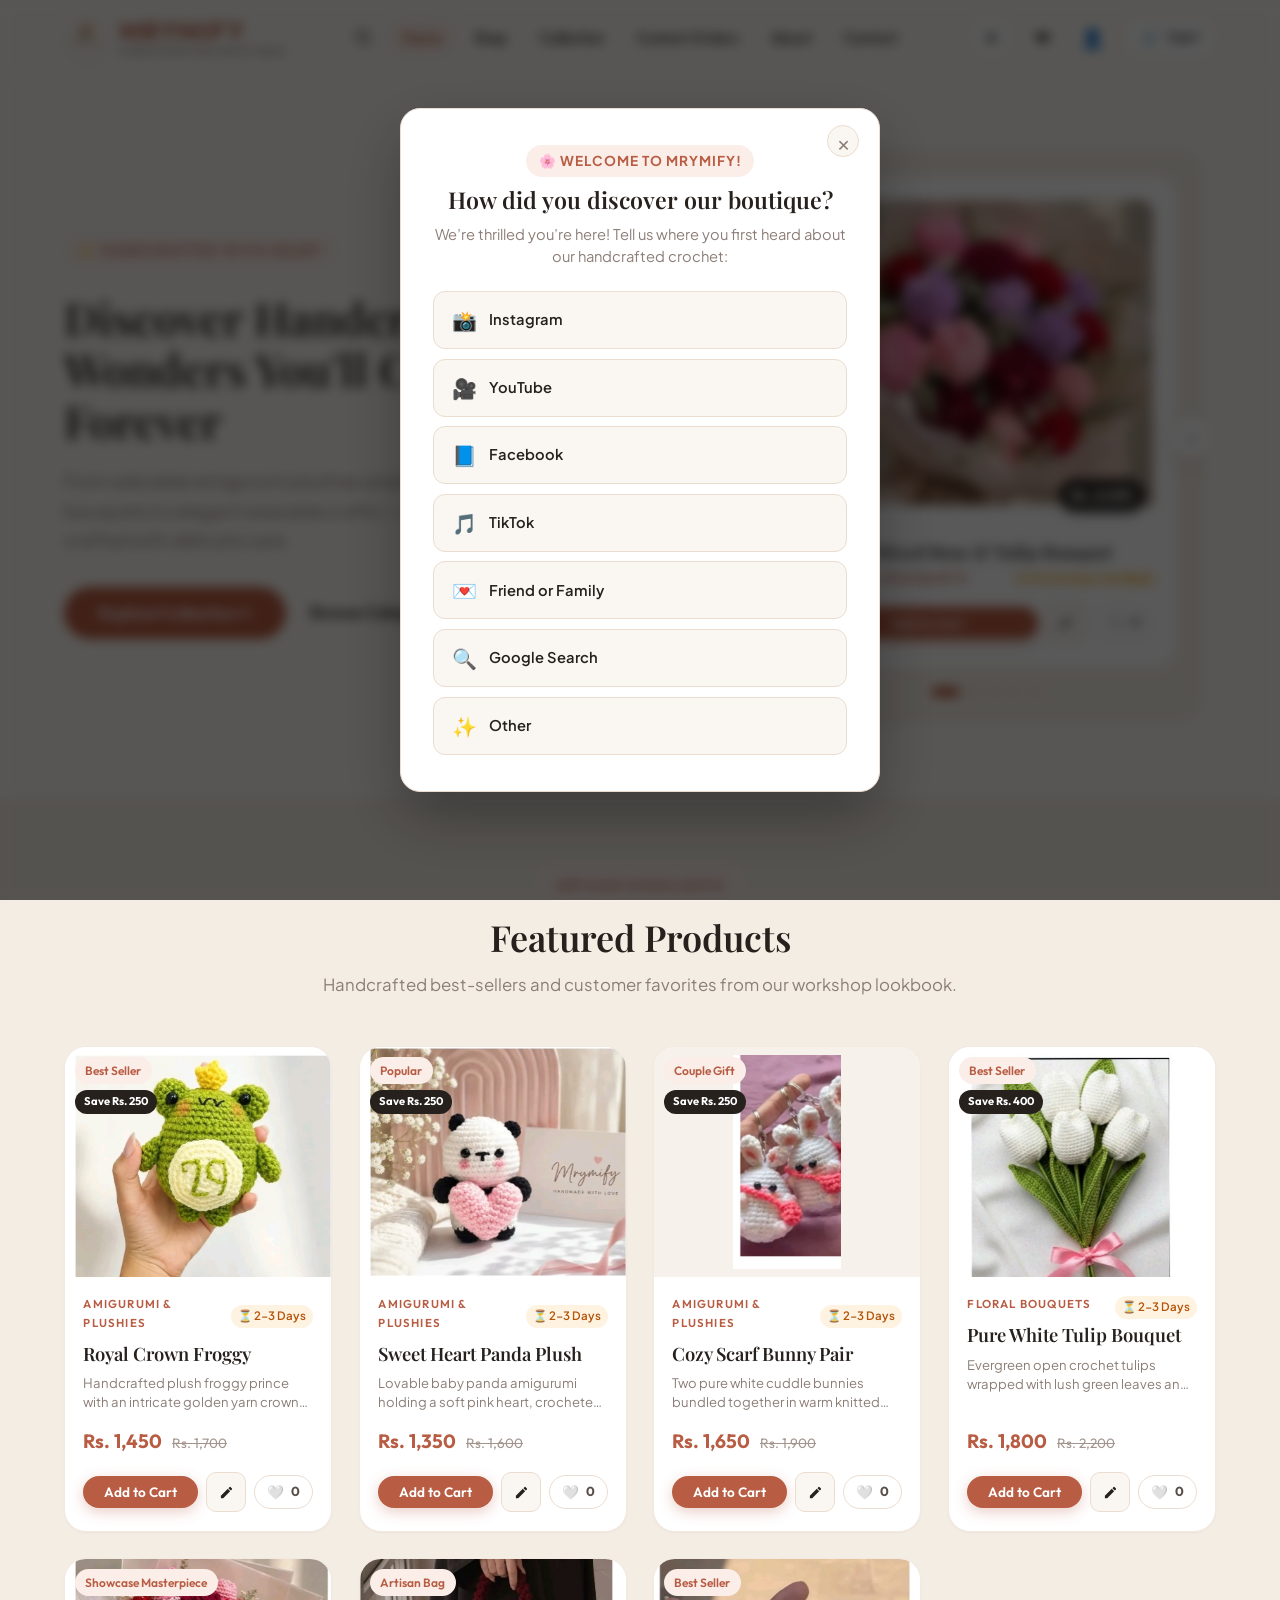
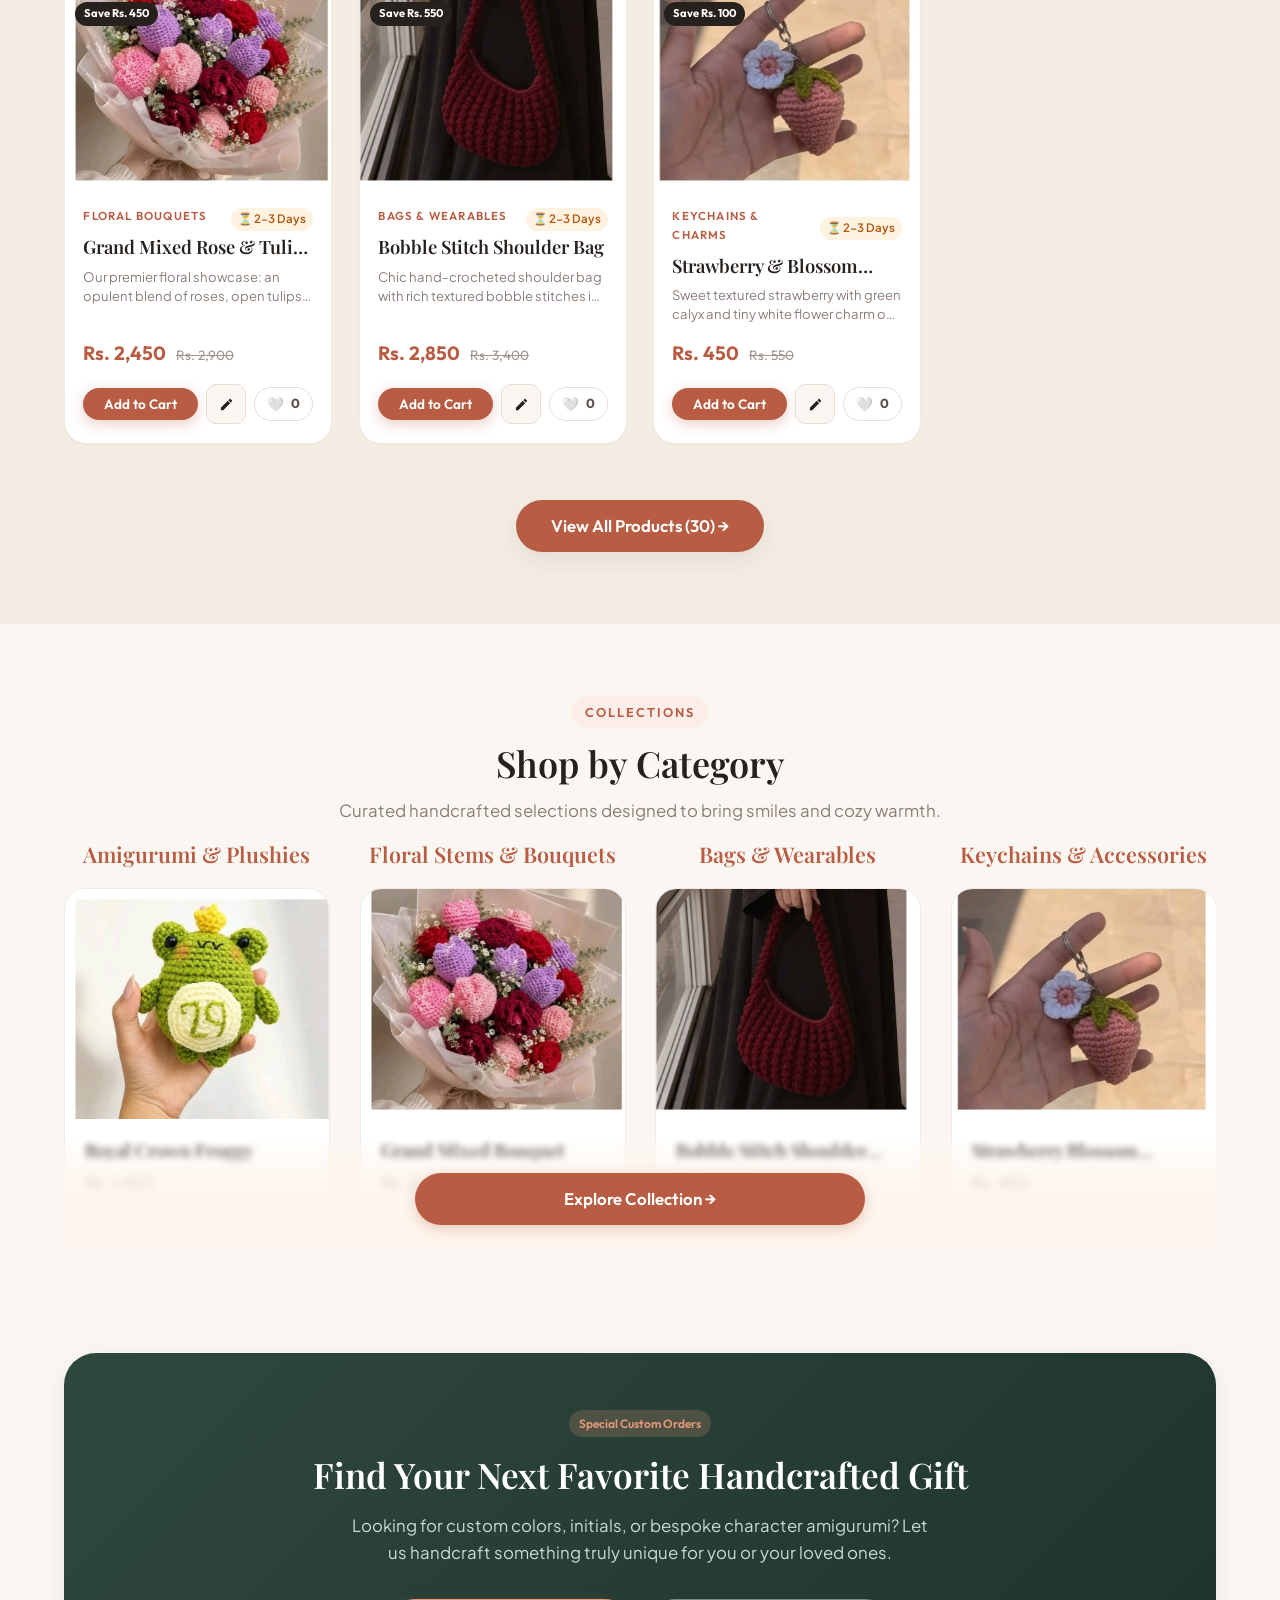
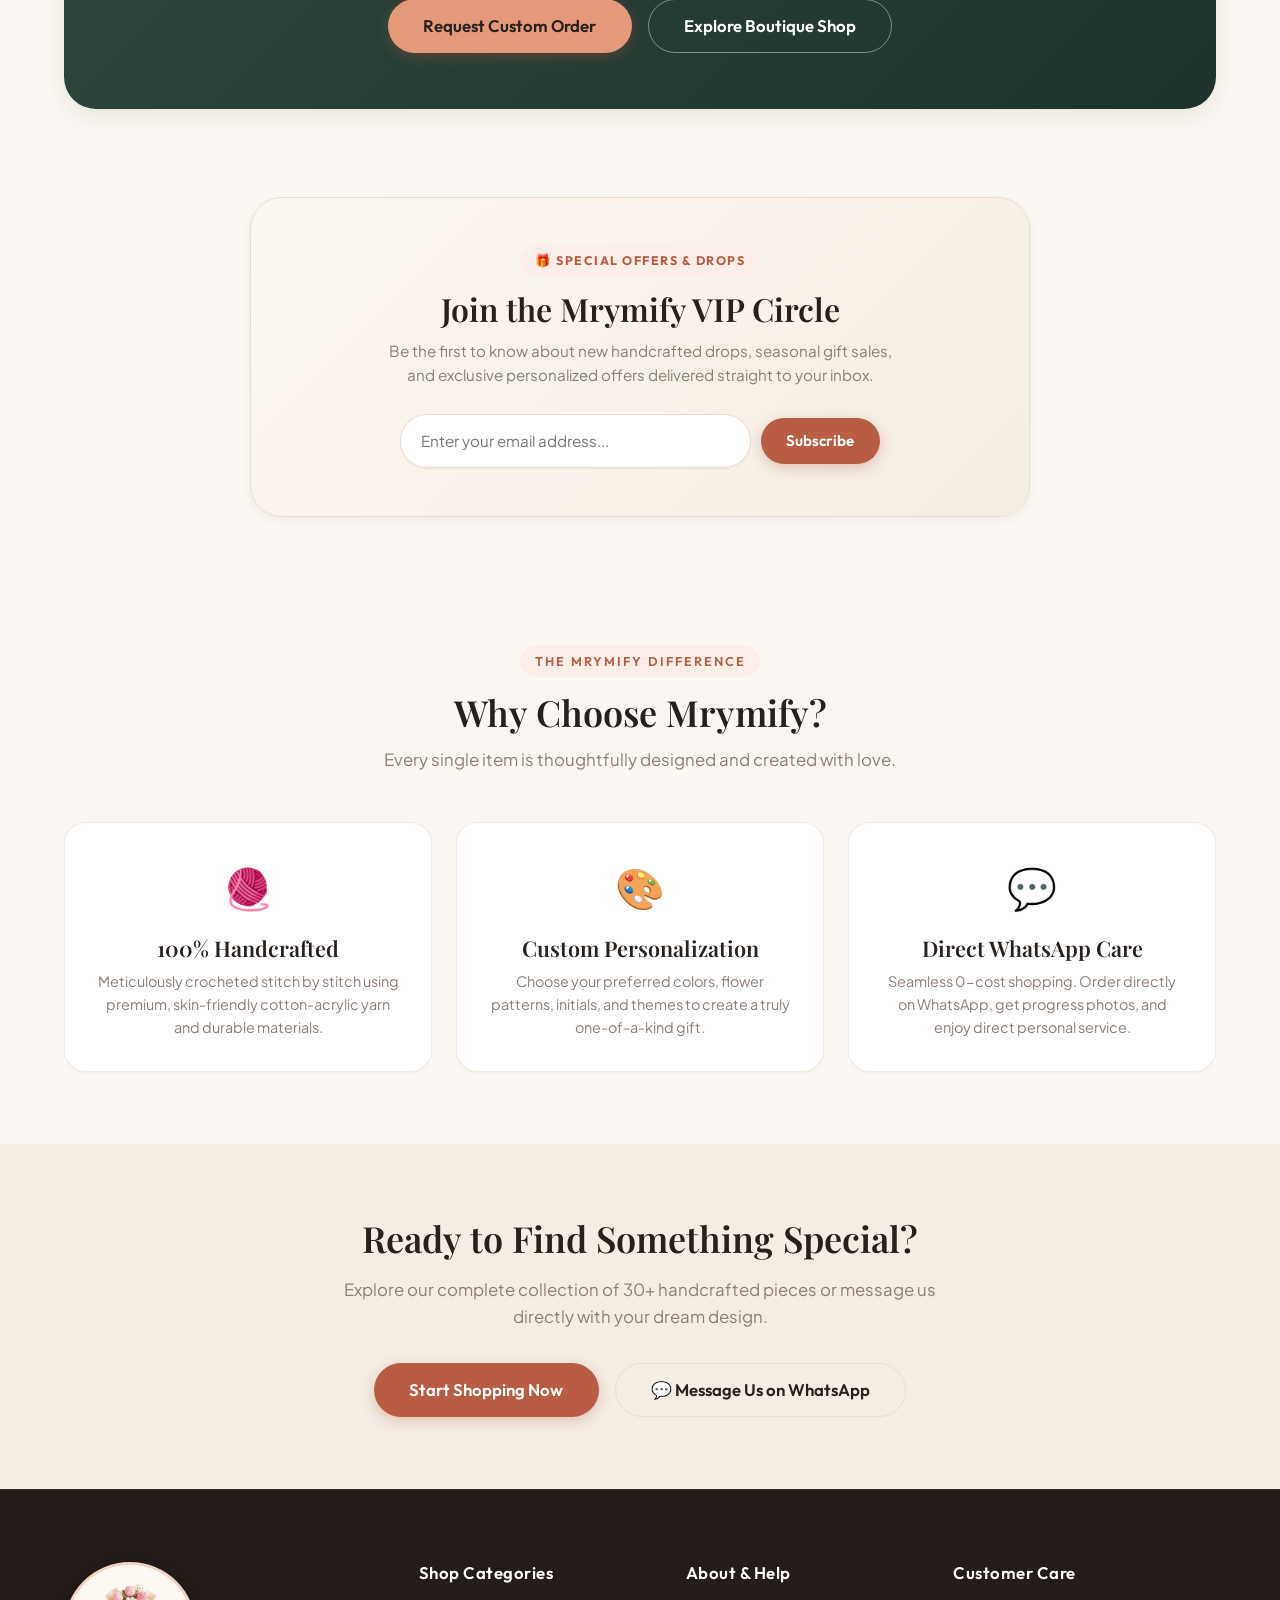
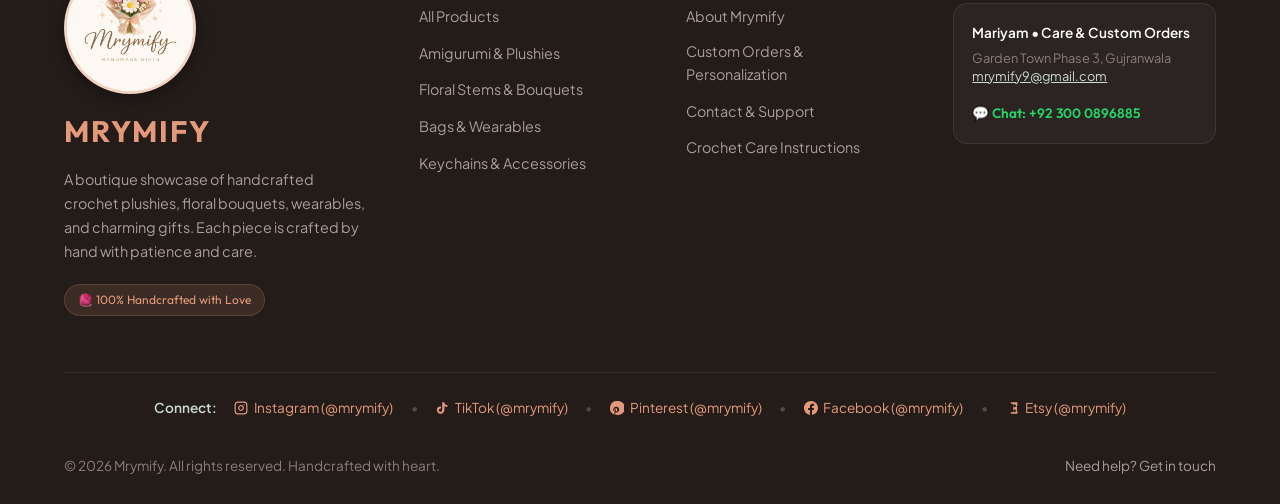
<file: index.html>
<!DOCTYPE html>
<html lang="en">
<head>
    <meta charset="UTF-8">
    <meta name="viewport" content="width=device-width, initial-scale=1.0">
    <meta name="description" content="Mrymify - Handcrafted boutique featuring crochet plushies, amigurumi, floral bouquets, wearable accessories, and charming handmade gifts.">
    <title>Mrymify | Handcrafted Boutique & Crochet Art</title>

    <!-- Google Fonts Preconnect -->
    <link rel="preconnect" href="https://fonts.googleapis.com">
    <link rel="preconnect" href="https://fonts.gstatic.com" crossorigin>
    <link href="https://fonts.googleapis.com/css2?family=Outfit:wght@400;500;600;700&family=Playfair+Display:ital,wght@0,500;0,600;0,700;1,400&family=Plus+Jakarta+Sans:wght@400;500;600;700&display=swap" rel="stylesheet">

    <!-- Stylesheets -->
    <link rel="stylesheet" href="css/style.css">
    <link rel="stylesheet" href="css/navbar.css">
</head>
<body>

    <!-- Shared Navigation Bar (Mounted via js/components/navbar.js) -->
    <div id="navbar-container"></div>

    <!-- Main Content Area -->
    <main id="main-content" class="site-main">

        <!-- =================================================================
             1. Hero Section (Details on Left, Showcase Product on Right)
             ================================================================= -->
        <section id="hero-section" class="section hero-skeleton" aria-label="Hero Introduction">
            <div class="container">
                <div class="hero-grid">
                    <!-- Left: Details & Actions -->
                    <div class="hero-text-content">
                        <span class="section-tag">✨ Handcrafted with Heart</span>
                        <h1 class="section-title font-heading" style="font-size: 2.8rem; line-height: 1.15; margin: 0.75rem 0 1.25rem;">
                            Discover Handcrafted Wonders You'll Cherish Forever
                        </h1>
                        <p class="section-description" style="font-size: 1.15rem; margin-bottom: 2rem;">
                            From adorable amigurumi plushies and everlasting crochet flower bouquets to elegant wearable crafts &mdash;  explore our boutique collection crafted with delicate care.
                        </p>
                        <div class="hero-actions" style="display: flex; gap: 1.5rem; align-items: center; flex-wrap: wrap;">
                            <a href="shop.html" class="btn btn-primary btn-lg" style="box-shadow: none;">Explore Collection &rarr;</a>
                            <a href="#categories-section" class="btn-browse-categories">Browse Categories</a>
                        </div>
                    </div>

                    <!-- Right: Showcase Product Spotlight -->
                    <div class="hero-showcase-container">
                        <div class="hero-showcase-card" id="hero-showcase-card" style="background-color: var(--color-surface-soft); border: none; box-shadow: none; padding: 1.75rem; border-radius: 28px; position: relative;">
                            <div id="hero-showcase-mount" class="showcase-carousel-mount" style="position: relative; overflow: hidden; border-radius: 20px; width: 100%;">
                                <!-- Injected and dynamically shuffled via js/main.js -->
                            </div>
                            <button type="button" class="showcase-nav-btn showcase-prev-btn" id="showcase-prev-btn" aria-label="Previous showcase piece" style="left: -8px;">‹</button>
                            <button type="button" class="showcase-nav-btn showcase-next-btn" id="showcase-next-btn" aria-label="Next showcase piece" style="right: -8px;">›</button>
                            <div class="showcase-dots" id="showcase-dots"></div>
                        </div>
                    </div>
                </div>
            </div>
        </section>

        <!-- =================================================================
             2. Featured Products Section (Last 2 Centered in the Middle)
             ================================================================= -->
        <section id="featured-products-section" class="section section-soft" aria-label="Featured Products">
            <div class="container">
                <div class="section-header">
                    <span class="section-tag">Artisan Highlights</span>
                    <h2 class="section-title">Featured Products</h2>
                    <p class="section-description">
                        Handcrafted best-sellers and customer favorites from our workshop lookbook.
                    </p>
                </div>

                <!-- Featured Products Grid (Centered Alignment for Last Two Products) -->
                <div class="featured-products-grid">
                    <!-- Product 1: Royal Crown Froggy -->
                    <article class="product-card" data-category="amigurumi" data-id="prod-01">
                        <div class="product-card-img-wrap">
                            <img src="images/products/01_Royal_Crown_Froggy.png" alt="Royal Crown Froggy" class="product-card-img" width="378" height="331" loading="lazy" />
                            <div class="product-card-badges">
                                <span class="badge badge-primary">Best Seller</span>
                                <span class="product-discount-badge">Save Rs. 250</span>
                            </div>
                        </div>
                        <div class="product-card-content">
                            <span class="product-card-category">Amigurumi & Plushies</span>
                            <h3 class="product-card-title">Royal Crown Froggy</h3>
                            <p class="product-card-desc">Handcrafted plush froggy prince with an intricate golden yarn crown and adorable rosy cheeks.</p>
                            <div class="product-card-pricing">
                                <span class="product-price-current">Rs. 1,450</span>
                                <span class="product-price-original">Rs. 1,700</span>
                            </div>
                            <div class="product-card-actions">
                                <button class="btn btn-primary btn-sm btn-add-cart" onclick="MrymifyProducts.handleAddToCart('prod-01')">
                                    <span>Add to Cart</span>
                                </button>
                                <button class="btn btn-outline btn-sm btn-like" data-like-btn="prod-01" onclick="MrymifyProducts.handleLike('prod-01', event)" title="Like product">
                                    <span class="heart-icon">🤍</span>
                                    <span class="like-count">58</span>
                                </button>
                            </div>
                        </div>
                    </article>

                    <!-- Product 2: Pure White Tulip Bouquet -->
                    <article class="product-card" data-category="floral" data-id="prod-07">
                        <div class="product-card-img-wrap">
                            <img src="images/products/07_Pure_White_Tulip_Bouquet.png" alt="Pure White Tulip Bouquet" class="product-card-img" width="378" height="331" loading="lazy" />
                            <div class="product-card-badges">
                                <span class="badge badge-primary">Best Seller</span>
                                <span class="product-discount-badge">Save Rs. 400</span>
                            </div>
                        </div>
                        <div class="product-card-content">
                            <span class="product-card-category">Floral Bouquets</span>
                            <h3 class="product-card-title">Pure White Tulip Bouquet</h3>
                            <p class="product-card-desc">Evergreen open crochet tulips wrapped with lush green leaves and tied with elegant satin ribbon.</p>
                            <div class="product-card-pricing">
                                <span class="product-price-current">Rs. 1,800</span>
                                <span class="product-price-original">Rs. 2,200</span>
                            </div>
                            <div class="product-card-actions">
                                <button class="btn btn-primary btn-sm btn-add-cart" onclick="MrymifyProducts.handleAddToCart('prod-07')">
                                    <span>Add to Cart</span>
                                </button>
                                <button class="btn btn-outline btn-sm btn-like" data-like-btn="prod-07" onclick="MrymifyProducts.handleLike('prod-07', event)" title="Like product">
                                    <span class="heart-icon">🤍</span>
                                    <span class="like-count">74</span>
                                </button>
                            </div>
                        </div>
                    </article>

                    <!-- Product 3: Bobble Stitch Shoulder Bag -->
                    <article class="product-card" data-category="wearables" data-id="prod-15">
                        <div class="product-card-img-wrap">
                            <img src="images/products/15_Bobble_Stitch_Shoulder_Bag.png" alt="Bobble Stitch Shoulder Bag" class="product-card-img" width="378" height="332" loading="lazy" />
                            <div class="product-card-badges">
                                <span class="badge badge-primary">Artisan Bag</span>
                                <span class="product-discount-badge">Save Rs. 550</span>
                            </div>
                        </div>
                        <div class="product-card-content">
                            <span class="product-card-category">Bags & Wearables</span>
                            <h3 class="product-card-title">Bobble Stitch Shoulder Bag</h3>
                            <p class="product-card-desc">Chic hand-crocheted shoulder bag with rich textured bobble stitches in warm terracotta brown.</p>
                            <div class="product-card-pricing">
                                <span class="product-price-current">Rs. 2,850</span>
                                <span class="product-price-original">Rs. 3,400</span>
                            </div>
                            <div class="product-card-actions">
                                <button class="btn btn-primary btn-sm btn-add-cart" onclick="MrymifyProducts.handleAddToCart('prod-15')">
                                    <span>Add to Cart</span>
                                </button>
                                <button class="btn btn-outline btn-sm btn-like" data-like-btn="prod-15" onclick="MrymifyProducts.handleLike('prod-15', event)" title="Like product">
                                    <span class="heart-icon">🤍</span>
                                    <span class="like-count">63</span>
                                </button>
                            </div>
                        </div>
                    </article>

                    <!-- Product 4: Strawberry & Blossom Keyring -->
                    <article class="product-card" data-category="keychains" data-id="prod-20">
                        <div class="product-card-img-wrap">
                            <img src="images/products/20_Strawberry_Blossom_Keyring.png" alt="Strawberry & Blossom Keyring" class="product-card-img" width="378" height="332" loading="lazy" />
                            <div class="product-card-badges">
                                <span class="badge badge-primary">Popular</span>
                                <span class="product-discount-badge">Save Rs. 100</span>
                            </div>
                        </div>
                        <div class="product-card-content">
                            <span class="product-card-category">Keychains & Charms</span>
                            <h3 class="product-card-title">Strawberry & Blossom Keyring</h3>
                            <p class="product-card-desc">Sweet textured strawberry with green calyx and tiny white flower charm on a gold keyring.</p>
                            <div class="product-card-pricing">
                                <span class="product-price-current">Rs. 450</span>
                                <span class="product-price-original">Rs. 550</span>
                            </div>
                            <div class="product-card-actions">
                                <button class="btn btn-primary btn-sm btn-add-cart" onclick="MrymifyProducts.handleAddToCart('prod-20')">
                                    <span>Add to Cart</span>
                                </button>
                                <button class="btn btn-outline btn-sm btn-like" data-like-btn="prod-20" onclick="MrymifyProducts.handleLike('prod-20', event)" title="Like product">
                                    <span class="heart-icon">🤍</span>
                                    <span class="like-count">47</span>
                                </button>
                            </div>
                        </div>
                    </article>

                    <!-- Product 5: Sweet Heart Panda Plush (Centered in Middle of Row 2) -->
                    <article class="product-card" data-category="amigurumi" data-id="prod-02">
                        <div class="product-card-img-wrap">
                            <img src="images/products/02_Sweet_Heart_Panda_Plush.png" alt="Sweet Heart Panda Plush" class="product-card-img" width="378" height="331" loading="lazy" />
                            <div class="product-card-badges">
                                <span class="badge badge-primary">Handcrafted</span>
                                <span class="product-discount-badge">Save Rs. 250</span>
                            </div>
                        </div>
                        <div class="product-card-content">
                            <span class="product-card-category">Amigurumi & Plushies</span>
                            <h3 class="product-card-title">Sweet Heart Panda Plush</h3>
                            <p class="product-card-desc">Lovable baby panda amigurumi holding a soft pink heart, crocheted using skin-friendly yarn.</p>
                            <div class="product-card-pricing">
                                <span class="product-price-current">Rs. 1,350</span>
                                <span class="product-price-original">Rs. 1,600</span>
                            </div>
                            <div class="product-card-actions">
                                <button class="btn btn-primary btn-sm btn-add-cart" onclick="MrymifyProducts.handleAddToCart('prod-02')">
                                    <span>Add to Cart</span>
                                </button>
                                <button class="btn btn-outline btn-sm btn-like" data-like-btn="prod-02" onclick="MrymifyProducts.handleLike('prod-02', event)" title="Like product">
                                    <span class="heart-icon">🤍</span>
                                    <span class="like-count">52</span>
                                </button>
                            </div>
                        </div>
                    </article>

                    <!-- Product 6: Cozy Scarf Bunny Pair (Centered in Middle of Row 2) -->
                    <article class="product-card" data-category="amigurumi" data-id="prod-06">
                        <div class="product-card-img-wrap">
                            <img src="images/products/06_Cozy_Scarf_Bunny_Pair.png" alt="Cozy Scarf Bunny Pair" class="product-card-img" width="252" height="498" loading="lazy" />
                            <div class="product-card-badges">
                                <span class="badge badge-primary">Couple Gift</span>
                                <span class="product-discount-badge">Save Rs. 250</span>
                            </div>
                        </div>
                        <div class="product-card-content">
                            <span class="product-card-category">Amigurumi & Plushies</span>
                            <h3 class="product-card-title">Cozy Scarf Bunny Pair</h3>
                            <p class="product-card-desc">Two pure white cuddle bunnies bundled together in warm knitted winter scarves.</p>
                            <div class="product-card-pricing">
                                <span class="product-price-current">Rs. 1,650</span>
                                <span class="product-price-original">Rs. 1,900</span>
                            </div>
                            <div class="product-card-actions">
                                <button class="btn btn-primary btn-sm btn-add-cart" onclick="MrymifyProducts.handleAddToCart('prod-06')">
                                    <span>Add to Cart</span>
                                </button>
                                <button class="btn btn-outline btn-sm btn-like" data-like-btn="prod-06" onclick="MrymifyProducts.handleLike('prod-06', event)" title="Like product">
                                    <span class="heart-icon">🤍</span>
                                    <span class="like-count">69</span>
                                </button>
                            </div>
                        </div>
                    </article>
                </div>

                <!-- "View All Products &rarr;" Button Under Featured Section -->
                <div style="text-align: center; margin-top: 3.5rem;">
                    <a href="shop.html" class="btn btn-primary btn-lg" style="box-shadow: var(--shadow-md);">
                        <span>View All Products (30) &rarr;</span>
                    </a>
                </div>
            </div>
        </section>

        <!-- =================================================================
             3. Collections Theme (Tabbed Gallery)
             ================================================================= -->
        <section id="categories-section" class="section" aria-label="Shop by Category">
            <div class="container">
                <div class="section-header" style="margin-bottom: 1rem;">
                    <span class="section-tag">Collections</span>
                    <h2 class="section-title">Shop by Category</h2>
                    <p class="section-description">
                        Curated handcrafted selections designed to bring smiles and cozy warmth.
                    </p>
                </div>

                <div class="collections-teaser-wrapper" style="position: relative; overflow: hidden; padding-bottom: 1rem;">
                    <div class="category-grid" style="display: grid; grid-template-columns: repeat(auto-fit, minmax(240px, 1fr)); gap: 30px;">
                        
                        <!-- Col 1: Amigurumi -->
                        <div class="category-teaser-col">
                            <h3 class="category-teaser-title" style="text-align: center; font-family: var(--font-heading); color: var(--color-primary); font-size: 1.35rem; margin-bottom: 1.25rem;">
                                <a href="shop.html?category=amigurumi" style="text-decoration: none; color: inherit;">Amigurumi & Plushies</a>
                            </h3>
                            <a href="shop.html?category=amigurumi" style="text-decoration: none; color: inherit; display: block;">
                                <article class="product-card" style="cursor: pointer;">
                                    <div class="product-card-img-wrap">
                                        <img src="images/products/01_Royal_Crown_Froggy.png" class="product-card-img" alt="Amigurumi" />
                                    </div>
                                    <div class="product-card-content" style="padding: 1.25rem;">
                                        <h4 class="product-card-title">Royal Crown Froggy</h4>
                                        <div class="product-card-pricing">Rs. 1,450</div>
                                    </div>
                                </article>
                            </a>
                        </div>
                        
                        <!-- Col 2: Floral -->
                        <div class="category-teaser-col">
                            <h3 class="category-teaser-title" style="text-align: center; font-family: var(--font-heading); color: var(--color-primary); font-size: 1.35rem; margin-bottom: 1.25rem;">
                                <a href="shop.html?category=floral" style="text-decoration: none; color: inherit;">Floral Stems & Bouquets</a>
                            </h3>
                            <a href="shop.html?category=floral" style="text-decoration: none; color: inherit; display: block;">
                                <article class="product-card" style="cursor: pointer;">
                                    <div class="product-card-img-wrap">
                                        <img src="images/products/09_Grand_Mixed_Rose_Tulip_Bouquet.png" class="product-card-img" alt="Floral" />
                                    </div>
                                    <div class="product-card-content" style="padding: 1.25rem;">
                                        <h4 class="product-card-title">Grand Mixed Bouquet</h4>
                                        <div class="product-card-pricing">Rs. 2,450</div>
                                    </div>
                                </article>
                            </a>
                        </div>
                        
                        <!-- Col 3: Wearables -->
                        <div class="category-teaser-col">
                            <h3 class="category-teaser-title" style="text-align: center; font-family: var(--font-heading); color: var(--color-primary); font-size: 1.35rem; margin-bottom: 1.25rem;">
                                <a href="shop.html?category=wearables" style="text-decoration: none; color: inherit;">Bags & Wearables</a>
                            </h3>
                            <a href="shop.html?category=wearables" style="text-decoration: none; color: inherit; display: block;">
                                <article class="product-card" style="cursor: pointer;">
                                    <div class="product-card-img-wrap">
                                        <img src="images/products/15_Bobble_Stitch_Shoulder_Bag.png" class="product-card-img" alt="Wearables" />
                                    </div>
                                    <div class="product-card-content" style="padding: 1.25rem;">
                                        <h4 class="product-card-title">Bobble Stitch Shoulder Bag</h4>
                                        <div class="product-card-pricing">Rs. 2,850</div>
                                    </div>
                                </article>
                            </a>
                        </div>
                        
                        <!-- Col 4: Keychains -->
                        <div class="category-teaser-col">
                            <h3 class="category-teaser-title" style="text-align: center; font-family: var(--font-heading); color: var(--color-primary); font-size: 1.35rem; margin-bottom: 1.25rem;">
                                <a href="shop.html?category=keychains" style="text-decoration: none; color: inherit;">Keychains & Accessories</a>
                            </h3>
                            <a href="shop.html?category=keychains" style="text-decoration: none; color: inherit; display: block;">
                                <article class="product-card" style="cursor: pointer;">
                                    <div class="product-card-img-wrap">
                                        <img src="images/products/20_Strawberry_Blossom_Keyring.png" class="product-card-img" alt="Keychains" />
                                    </div>
                                    <div class="product-card-content" style="padding: 1.25rem;">
                                        <h4 class="product-card-title">Strawberry Blossom Keyring</h4>
                                        <div class="product-card-pricing">Rs. 450</div>
                                    </div>
                                </article>
                            </a>
                        </div>

                    </div>

                    <!-- Unified Global Blur Overlay -->
                    <a href="categories.html" class="global-blur-overlay">
                        <span class="btn btn-primary btn-lg explore-btn-wide">Explore Collection &rarr;</span>
                    </a>
                </div>
            </div>
        </section>

        <!-- =================================================================
             4. Promotional Banner (Special Custom Orders)
             ================================================================= -->
        <section id="promotional-banner" class="section" style="padding: 2rem 0;" aria-label="Special Promotion">
            <div class="container">
                <div style="background: linear-gradient(135deg, var(--color-secondary) 0%, #1e332c 100%); color: #ffffff; border-radius: var(--radius-xl); padding: 3.5rem 2.5rem; text-align: center; box-shadow: var(--shadow-md);">
                    <span class="badge" style="background: rgba(229, 153, 123, 0.2); color: var(--color-accent); margin-bottom: 1rem;">Special Custom Orders</span>
                    <h2 class="font-heading" style="color: #ffffff; font-size: 2.2rem; margin-bottom: 1rem;">
                        Find Your Next Favorite Handcrafted Gift
                    </h2>
                    <p style="color: #cbdad4; max-width: 580px; margin: 0 auto 2rem; font-size: 1.05rem;">
                        Looking for custom colors, initials, or bespoke character amigurumi? Let us handcraft something truly unique for you or your loved ones.
                    </p>
                    <div style="display: flex; gap: 1rem; justify-content: center; flex-wrap: wrap;">
                        <a href="custom-orders.html" class="btn btn-primary btn-lg" style="background-color: var(--color-accent); color: #27211e;">
                            Request Custom Order
                        </a>
                        <a href="shop.html" class="btn btn-outline btn-lg" style="border-color: rgba(255,255,255,0.4); color: #ffffff;">
                            Explore Boutique Shop
                        </a>
                    </div>
                </div>
            </div>
        </section>

        <!-- =================================================================
             5. VIP Newsletter & Offers Signup Box (Email Collector)
             ================================================================= -->
        <section class="section newsletter-section" aria-label="Newsletter Subscription">
            <div class="container">
                <div class="newsletter-card">
                    <span class="newsletter-badge">🎁  Special Offers & Drops</span>
                    <h2 class="font-heading newsletter-title">Join the Mrymify VIP Circle</h2>
                    <p class="newsletter-desc">
                        Be the first to know about new handcrafted drops, seasonal gift sales, and exclusive personalized offers delivered straight to your inbox.
                    </p>
                    <form id="newsletter-form" class="newsletter-form">
                        <input 
                            type="email" 
                            id="newsletter-email" 
                            class="newsletter-input" 
                            placeholder="Enter your email address..." 
                            required 
                        />
                        <button type="submit" class="btn btn-primary newsletter-btn">
                            <span>Subscribe</span>
                        </button>
                    </form>
                    <div id="newsletter-msg" class="newsletter-success-msg">
                        ✨ Thank you! You're on the VIP list. Welcome to Mrymify!
                    </div>
                </div>
            </div>
        </section>

        <!-- =================================================================
             6. Why Choose Mrymify (Trust Section)
             ================================================================= -->
        <section id="why-choose-us" class="section" aria-label="Why Choose Mrymify">
            <div class="container">
                <div class="section-header">
                    <span class="section-tag">The Mrymify Difference</span>
                    <h2 class="section-title">Why Choose Mrymify?</h2>
                    <p class="section-description">
                        Every single item is thoughtfully designed and created with love.
                    </p>
                </div>

                <div class="why-choose-grid" style="display: grid; grid-template-columns: repeat(auto-fit, minmax(260px, 1fr)); gap: 1.5rem;">
                    <div class="feature-value-card" style="background: var(--color-surface); border: 1px solid var(--color-border-light); border-radius: var(--radius-lg); padding: 2rem; text-align: center; display: flex; flex-direction: column; align-items: center; box-shadow: var(--shadow-xs);">
                        <span style="font-size: 2.5rem; margin-bottom: 1rem;">🧶</span>
                        <h3 class="font-heading" style="font-size: 1.35rem; margin-bottom: 0.5rem;">100% Handcrafted</h3>
                        <p style="font-size: 0.9rem; color: var(--color-text-muted); line-height: 1.6;">
                            Meticulously crocheted stitch by stitch using premium, skin-friendly cotton-acrylic yarn and durable materials.
                        </p>
                    </div>
                    <div class="feature-value-card" style="background: var(--color-surface); border: 1px solid var(--color-border-light); border-radius: var(--radius-lg); padding: 2rem; text-align: center; display: flex; flex-direction: column; align-items: center; box-shadow: var(--shadow-xs);">
                        <span style="font-size: 2.5rem; margin-bottom: 1rem;">🎨</span>
                        <h3 class="font-heading" style="font-size: 1.35rem; margin-bottom: 0.5rem;">Custom Personalization</h3>
                        <p style="font-size: 0.9rem; color: var(--color-text-muted); line-height: 1.6;">
                            Choose your preferred colors, flower patterns, initials, and themes to create a truly one-of-a-kind gift.
                        </p>
                    </div>
                    <div class="feature-value-card" style="background: var(--color-surface); border: 1px solid var(--color-border-light); border-radius: var(--radius-lg); padding: 2rem; text-align: center; display: flex; flex-direction: column; align-items: center; box-shadow: var(--shadow-xs);">
                        <span style="font-size: 2.5rem; margin-bottom: 1rem;">💬</span>
                        <h3 class="font-heading" style="font-size: 1.35rem; margin-bottom: 0.5rem;">Direct WhatsApp Care</h3>
                        <p style="font-size: 0.9rem; color: var(--color-text-muted); line-height: 1.6;">
                            Seamless 0-cost shopping. Order directly on WhatsApp, get progress photos, and enjoy direct personal service.
                        </p>
                    </div>
                </div>
            </div>
        </section>

        <!-- =================================================================
             7. Call to Action
             ================================================================= -->
        <section id="call-to-action" class="section section-soft" style="text-align: center;" aria-label="Call to Action">
            <div class="container">
                <div style="max-width: 620px; margin: 0 auto;">
                    <h2 class="section-title font-heading" style="margin-bottom: 1rem;">Ready to Find Something Special?</h2>
                    <p class="section-description" style="margin-bottom: 2rem;">
                        Explore our complete collection of 30+ handcrafted pieces or message us directly with your dream design.
                    </p>
                    <div style="display: flex; gap: 1rem; justify-content: center; flex-wrap: wrap;">
                        <a href="shop.html" class="btn btn-primary btn-lg">Start Shopping Now</a>
                        <a href="https://wa.me/923000896885?text=Hello%20Mariyam!%20I%20have%20an%20inquiry%20about%20your%20handcrafted%20pieces." target="_blank" rel="noopener noreferrer" class="btn btn-outline btn-lg">
                            💬 Message Us on WhatsApp
                        </a>
                    </div>
                </div>
            </div>
        </section>

    </main>

    <!-- Shared Footer (Mounted via js/components/footer.js) -->
    <div id="footer-container"></div>

    <!-- Scripts -->
    <script src="js/analytics.js"></script>
    <script src="js/components/navbar.js"></script>
    <script src="js/components/footer.js"></script>
    <script src="js/products.js"></script>
    <script src="js/main.js"></script>
</body>
</html>
</file>
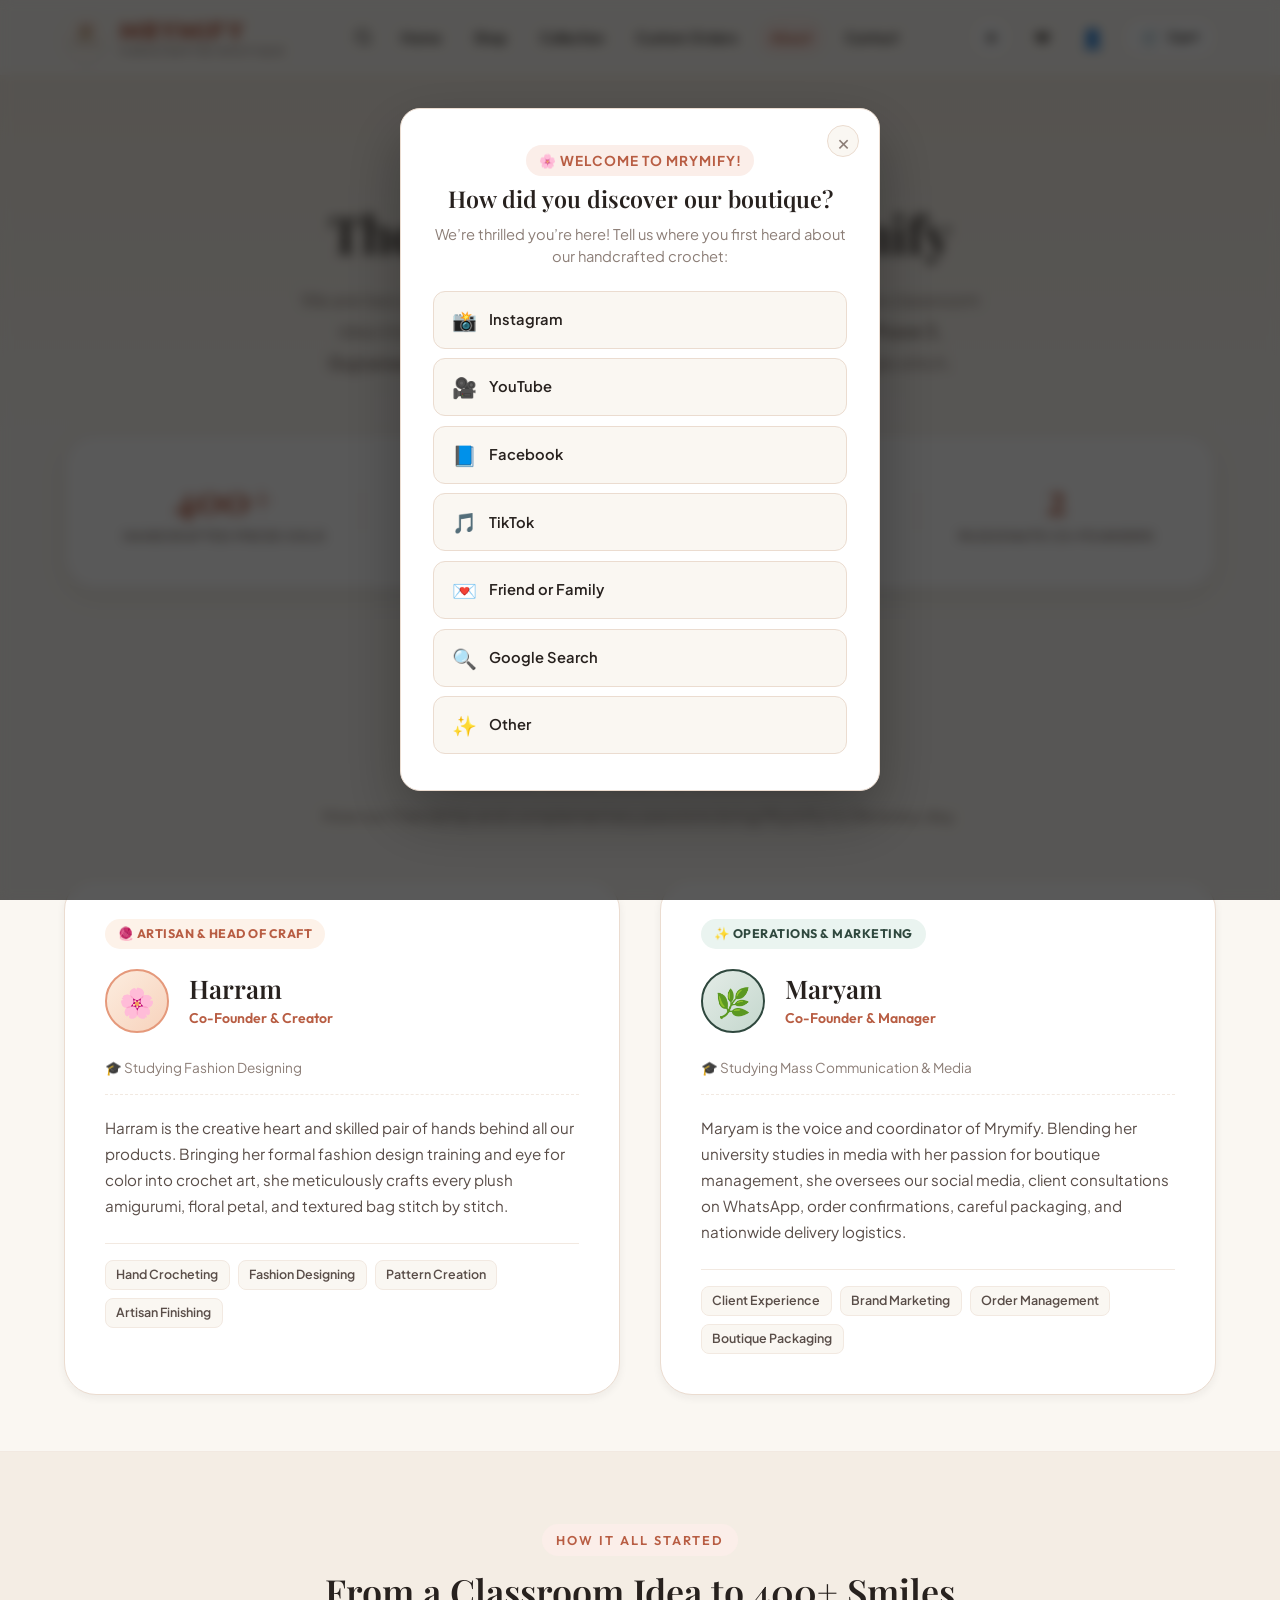
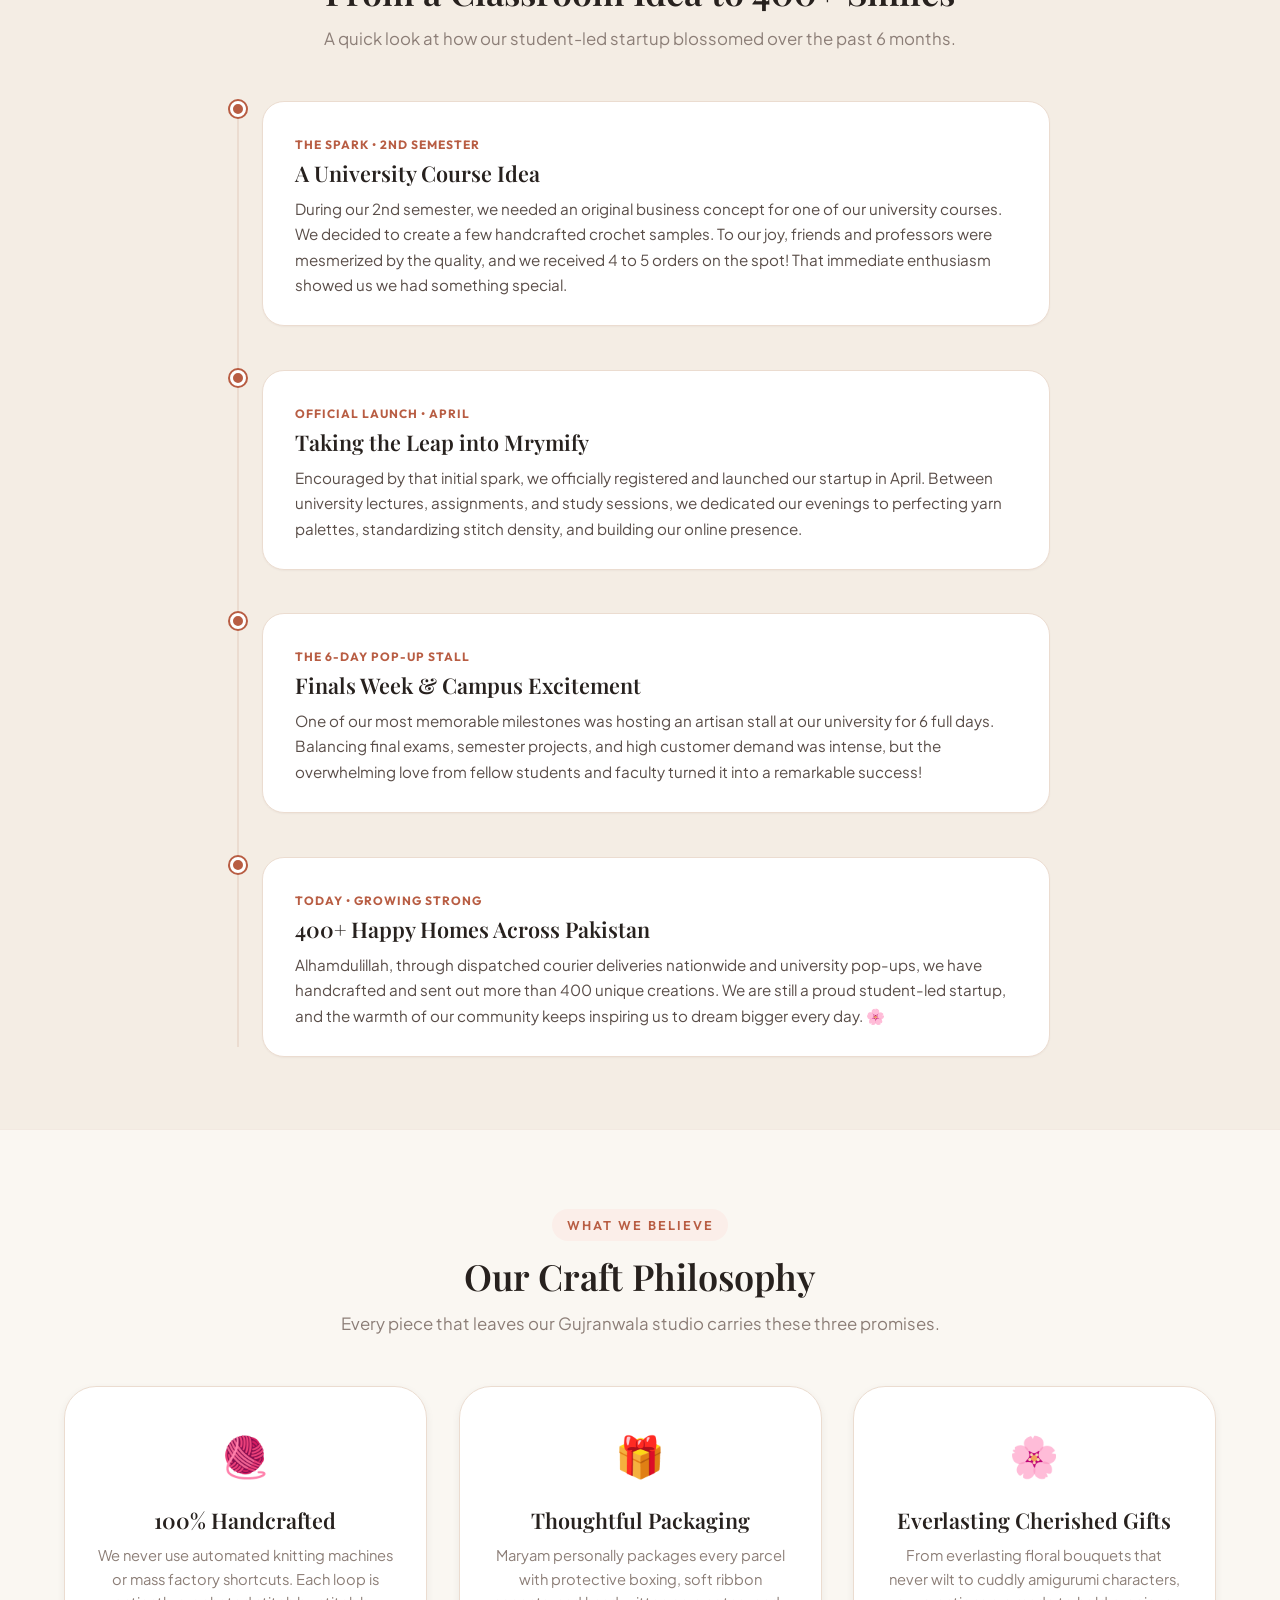
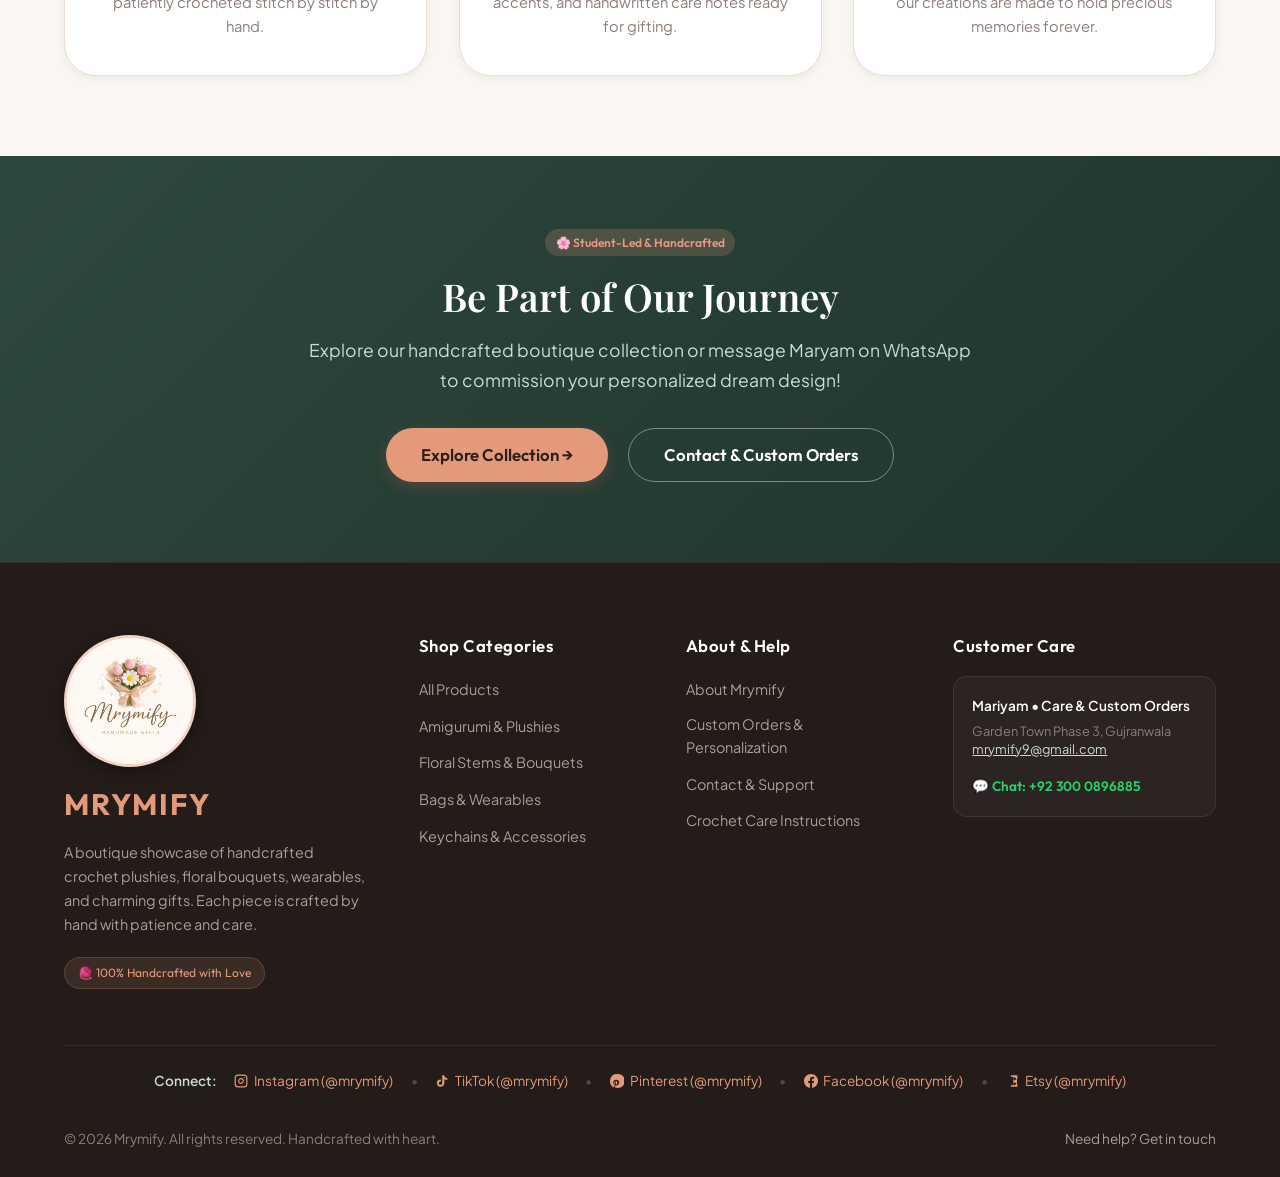
<file: about.html>
<!DOCTYPE html>
<html lang="en">
<head>
    <meta charset="UTF-8">
    <meta name="viewport" content="width=device-width, initial-scale=1.0">
    <meta name="description" content="About Mrymify - Meet co-founders Harram and Maryam, two university students building a handcrafted crochet boutique from Gujranwala, Pakistan.">
    <title>Our Story & Co-Founders | Mrymify Handcrafted Boutique</title>

    <!-- Google Fonts Preconnect -->
    <link rel="preconnect" href="https://fonts.googleapis.com">
    <link rel="preconnect" href="https://fonts.gstatic.com" crossorigin>
    <link href="https://fonts.googleapis.com/css2?family=Outfit:wght@400;500;600;700&family=Playfair+Display:ital,wght@0,500;0,600;0,700;1,400&family=Plus+Jakarta+Sans:wght@400;500;600;700&display=swap" rel="stylesheet">

    <!-- Stylesheets -->
    <link rel="stylesheet" href="css/style.css">
    <link rel="stylesheet" href="css/navbar.css">
    <link rel="stylesheet" href="css/about.css">
</head>
<body>

    <!-- Shared Navigation Bar (Mounted via js/components/navbar.js) -->
    <div id="navbar-container"></div>

    <!-- Main Content Area -->
    <main class="site-main">

        <!-- =================================================================
             1. Hero Introduction
             ================================================================= -->
        <section class="about-hero">
            <div class="container">
                <span class="about-hero-tag">🌸 Two Friends, One Shared Passion</span>
                <h1 class="about-hero-title font-heading">
                    The Story Behind Mrymify
                </h1>
                <p class="about-hero-lead">
                    We are two university friends and co-founders who turned a creative classroom idea into a growing artisanal boutique. Based in <strong>Garden Town Phase 3, Gujranwala</strong>, we pour love, patience, and purpose into every single stitch.
                </p>
            </div>
        </section>

        <!-- =================================================================
             2. Stats / Milestones Strip
             ================================================================= -->
        <section class="about-stats-section" aria-label="Key Milestones">
            <div class="container">
                <div class="about-stats-grid">
                    <div class="stat-item">
                        <span class="stat-number">400+</span>
                        <span class="stat-label">Handcrafted Pieces Sold</span>
                    </div>
                    <div class="stat-item">
                        <span class="stat-number">100%</span>
                        <span class="stat-label">Handmade with Love</span>
                    </div>
                    <div class="stat-item">
                        <span class="stat-number">6+</span>
                        <span class="stat-label">Months of Journey</span>
                    </div>
                    <div class="stat-item">
                        <span class="stat-number">2</span>
                        <span class="stat-label">Passionate Co-Founders</span>
                    </div>
                </div>
            </div>
        </section>

        <!-- =================================================================
             3. Meet the Co-Founders
             ================================================================= -->
        <section class="founders-section" aria-label="Meet the Co-Founders">
            <div class="container">
                <div class="section-header">
                    <span class="section-tag">The Faces Behind the Craft</span>
                    <h2 class="section-title font-heading">Meet the Co-Founders</h2>
                    <p class="section-description">
                        How our friendship and complementary passions bring Mrymify to life every day.
                    </p>
                </div>

                <div class="founders-grid">
                    <!-- Co-Founder 1: Harram -->
                    <article class="founder-card">
                        <span class="founder-badge-pill founder-pill-craft">🧶 Artisan & Head of Craft</span>
                        <div class="founder-header">
                            <div class="founder-avatar avatar-harram">🌸</div>
                            <div>
                                <h3 class="founder-name">Harram</h3>
                                <div class="founder-role">Co-Founder & Creator</div>
                            </div>
                        </div>
                        <div class="founder-study">
                            🎓 Studying Fashion Designing
                        </div>
                        <p class="founder-bio">
                            Harram is the creative heart and skilled pair of hands behind all our products. Bringing her formal fashion design training and eye for color into crochet art, she meticulously crafts every plush amigurumi, floral petal, and textured bag stitch by stitch.
                        </p>
                        <div class="founder-skills-list">
                            <span class="founder-skill-tag">Hand Crocheting</span>
                            <span class="founder-skill-tag">Fashion Designing</span>
                            <span class="founder-skill-tag">Pattern Creation</span>
                            <span class="founder-skill-tag">Artisan Finishing</span>
                        </div>
                    </article>

                    <!-- Co-Founder 2: Maryam -->
                    <article class="founder-card">
                        <span class="founder-badge-pill founder-pill-mgmt">✨ Operations & Marketing</span>
                        <div class="founder-header">
                            <div class="founder-avatar avatar-maryam">🌿</div>
                            <div>
                                <h3 class="founder-name">Maryam</h3>
                                <div class="founder-role">Co-Founder & Manager</div>
                            </div>
                        </div>
                        <div class="founder-study">
                            🎓 Studying Mass Communication & Media
                        </div>
                        <p class="founder-bio">
                            Maryam is the voice and coordinator of Mrymify. Blending her university studies in media with her passion for boutique management, she oversees our social media, client consultations on WhatsApp, order confirmations, careful packaging, and nationwide delivery logistics.
                        </p>
                        <div class="founder-skills-list">
                            <span class="founder-skill-tag">Client Experience</span>
                            <span class="founder-skill-tag">Brand Marketing</span>
                            <span class="founder-skill-tag">Order Management</span>
                            <span class="founder-skill-tag">Boutique Packaging</span>
                        </div>
                    </article>
                </div>
            </div>
        </section>

        <!-- =================================================================
             4. Our Journey (Timeline)
             ================================================================= -->
        <section class="story-section" aria-label="Our Story and Growth">
            <div class="container">
                <div class="section-header">
                    <span class="section-tag">How It All Started</span>
                    <h2 class="section-title font-heading">From a Classroom Idea to 400+ Smiles</h2>
                    <p class="section-description">
                        A quick look at how our student-led startup blossomed over the past 6 months.
                    </p>
                </div>

                <div class="timeline-wrap">
                    <!-- Step 1 -->
                    <div class="timeline-step">
                        <div class="timeline-dot"></div>
                        <div class="timeline-card">
                            <span class="timeline-phase">The Spark • 2nd Semester</span>
                            <h3 class="timeline-title">A University Course Idea</h3>
                            <p class="timeline-desc">
                                During our 2nd semester, we needed an original business concept for one of our university courses. We decided to create a few handcrafted crochet samples. To our joy, friends and professors were mesmerized by the quality, and we received 4 to 5 orders on the spot! That immediate enthusiasm showed us we had something special.
                            </p>
                        </div>
                    </div>

                    <!-- Step 2 -->
                    <div class="timeline-step">
                        <div class="timeline-dot"></div>
                        <div class="timeline-card">
                            <span class="timeline-phase">Official Launch • April</span>
                            <h3 class="timeline-title">Taking the Leap into Mrymify</h3>
                            <p class="timeline-desc">
                                Encouraged by that initial spark, we officially registered and launched our startup in April. Between university lectures, assignments, and study sessions, we dedicated our evenings to perfecting yarn palettes, standardizing stitch density, and building our online presence.
                            </p>
                        </div>
                    </div>

                    <!-- Step 3 -->
                    <div class="timeline-step">
                        <div class="timeline-dot"></div>
                        <div class="timeline-card">
                            <span class="timeline-phase">The 6-Day Pop-Up Stall</span>
                            <h3 class="timeline-title">Finals Week & Campus Excitement</h3>
                            <p class="timeline-desc">
                                One of our most memorable milestones was hosting an artisan stall at our university for 6 full days. Balancing final exams, semester projects, and high customer demand was intense, but the overwhelming love from fellow students and faculty turned it into a remarkable success!
                            </p>
                        </div>
                    </div>

                    <!-- Step 4 -->
                    <div class="timeline-step">
                        <div class="timeline-dot"></div>
                        <div class="timeline-card">
                            <span class="timeline-phase">Today • Growing Strong</span>
                            <h3 class="timeline-title">400+ Happy Homes Across Pakistan</h3>
                            <p class="timeline-desc">
                                Alhamdulillah, through dispatched courier deliveries nationwide and university pop-ups, we have handcrafted and sent out more than 400 unique creations. We are still a proud student-led startup, and the warmth of our community keeps inspiring us to dream bigger every day. 🌸
                            </p>
                        </div>
                    </div>
                </div>
            </div>
        </section>

        <!-- =================================================================
             5. Our Craft Philosophy
             ================================================================= -->
        <section class="values-section" aria-label="Our Values">
            <div class="container">
                <div class="section-header">
                    <span class="section-tag">What We Believe</span>
                    <h2 class="section-title font-heading">Our Craft Philosophy</h2>
                    <p class="section-description">
                        Every piece that leaves our Gujranwala studio carries these three promises.
                    </p>
                </div>

                <div class="values-grid">
                    <div class="value-card">
                        <span class="value-icon">🧶</span>
                        <h3 class="value-title">100% Handcrafted</h3>
                        <p class="value-desc">
                            We never use automated knitting machines or mass factory shortcuts. Each loop is patiently crocheted stitch by stitch by hand.
                        </p>
                    </div>

                    <div class="value-card">
                        <span class="value-icon">🎁</span>
                        <h3 class="value-title">Thoughtful Packaging</h3>
                        <p class="value-desc">
                            Maryam personally packages every parcel with protective boxing, soft ribbon accents, and handwritten care notes ready for gifting.
                        </p>
                    </div>

                    <div class="value-card">
                        <span class="value-icon">🌸</span>
                        <h3 class="value-title">Everlasting Cherished Gifts</h3>
                        <p class="value-desc">
                            From everlasting floral bouquets that never wilt to cuddly amigurumi characters, our creations are made to hold precious memories forever.
                        </p>
                    </div>
                </div>
            </div>
        </section>

        <!-- =================================================================
             6. Call to Action
             ================================================================= -->
        <section class="about-cta-section" aria-label="Join Our Journey">
            <div class="container">
                <div class="about-cta-wrap">
                    <span class="badge" style="background: rgba(229, 153, 123, 0.2); color: var(--color-accent); margin-bottom: 1rem;">🌸 Student-Led & Handcrafted</span>
                    <h2 class="about-cta-title font-heading">Be Part of Our Journey</h2>
                    <p class="about-cta-desc">
                        Explore our handcrafted boutique collection or message Maryam on WhatsApp to commission your personalized dream design!
                    </p>
                    <div style="display: flex; gap: 1.25rem; justify-content: center; flex-wrap: wrap;">
                        <a href="categories.html" class="btn btn-primary btn-lg" style="background-color: var(--color-accent); color: #27211e;">
                            Explore Collection &rarr;
                        </a>
                        <a href="contact.html" class="btn btn-outline btn-lg" style="border-color: rgba(255,255,255,0.4); color: #ffffff;">
                            Contact & Custom Orders
                        </a>
                    </div>
                </div>
            </div>
        </section>

    </main>

    <!-- Shared Footer (Mounted via js/components/footer.js) -->
    <div id="footer-container"></div>

    <!-- Core Scripts -->
    <script src="js/analytics.js"></script>
    <script src="js/components/navbar.js"></script>
    <script src="js/components/footer.js"></script>
</body>
</html>
</file>
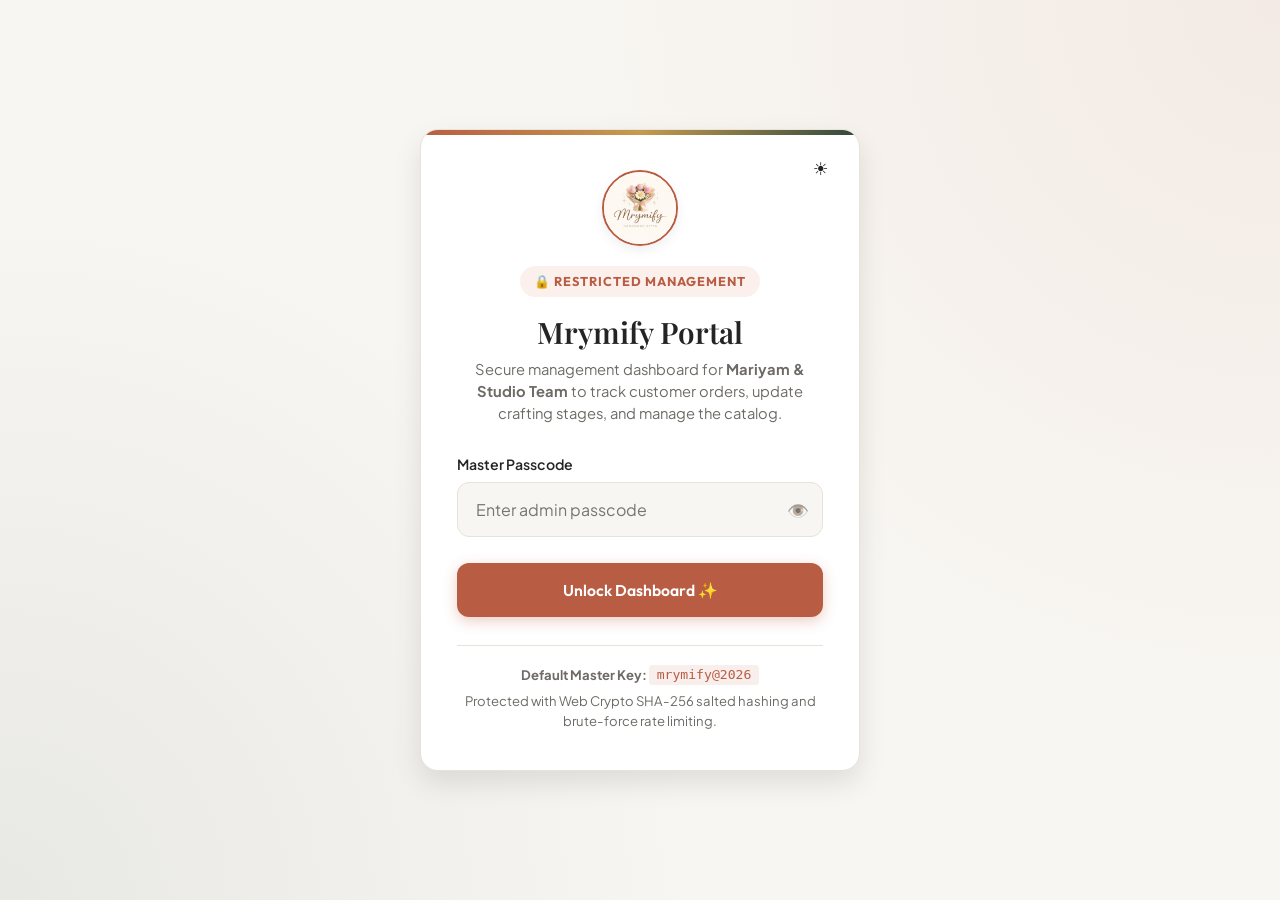
<file: admin.html>
<!DOCTYPE html>
<html lang="en">
<head>
    <meta charset="UTF-8">
    <meta name="viewport" content="width=device-width, initial-scale=1.0">
    <title>Mrymify Admin Portal | Management Dashboard</title>
    <meta name="robots" content="noindex, nofollow">

    <!-- Google Fonts -->
    <link rel="preconnect" href="https://fonts.googleapis.com">
    <link rel="preconnect" href="https://fonts.gstatic.com" crossorigin>
    <link href="https://fonts.googleapis.com/css2?family=Outfit:wght@400;500;600;700&family=Playfair+Display:ital,wght@0,500;0,600;0,700;1,400&family=Plus+Jakarta+Sans:wght@300;400;500;600;700&display=swap" rel="stylesheet">

    <!-- CSS -->
    <link rel="stylesheet" href="css/style.css">
    <link rel="stylesheet" href="css/admin.css">

    <!-- Immediate Theme Initialization to avoid flash -->
    <script>
        (function() {
            try {
                var saved = localStorage.getItem('mrymify_theme');
                var theme = saved || ((window.matchMedia && window.matchMedia('(prefers-color-scheme: dark)').matches) ? 'dark' : 'light');
                document.documentElement.setAttribute('data-theme', theme);
            } catch(e) {}
        })();
    </script>
</head>
<body class="admin-body">

    <!-- =====================================================================
         1. Authentication Gate / Lockscreen Screen
         ===================================================================== -->
    <div id="admin-auth-screen" class="admin-auth-screen">
        <div class="admin-auth-card">
            <button type="button" class="theme-toggle-btn" id="admin-auth-theme-toggle" aria-label="Toggle dark mode" title="Toggle dark mode" style="position: absolute; top: 1.25rem; right: 1.25rem; width: 36px; height: 36px; font-size: 1.1rem;">
                <span class="theme-toggle-icon">☀️</span>
            </button>
            <img src="images/logo.jpg" alt="Mrymify Boutique Logo" style="width: 76px; height: 76px; border-radius: 50%; object-fit: cover; margin: 0 auto 1.25rem; display: block; border: 2.5px solid var(--admin-primary); box-shadow: var(--admin-shadow-md);" />
            <span class="admin-auth-badge">🔒 Restricted Management</span>
            <h1 class="admin-auth-title">Mrymify Portal</h1>
            <p class="admin-auth-subtitle">
                Secure management dashboard for <strong>Mariyam & Studio Team</strong> to track customer orders, update crafting stages, and manage the catalog.
            </p>

            <form id="admin-login-form" class="admin-auth-form">
                <div class="auth-field-group">
                    <label for="admin-password-input" class="auth-label">Master Passcode</label>
                    <div class="auth-input-wrap">
                        <input type="password" id="admin-password-input" class="auth-input" placeholder="Enter admin passcode" autocomplete="current-password" required />
                        <button type="button" id="btn-toggle-password" class="auth-toggle-pwd" title="Toggle password visibility">👁️</button>
                    </div>
                </div>

                <button type="submit" id="btn-admin-submit" class="auth-submit-btn">
                    <span>Unlock Dashboard ✨</span>
                </button>
            </form>

            <div id="admin-auth-alert" class="auth-alert"></div>

            <div class="auth-footer-notes">
                <div><strong>Default Master Key:</strong> <code>mrymify@2026</code></div>
                <div style="margin-top: 0.35rem;">Protected with Web Crypto SHA-256 salted hashing and brute-force rate limiting.</div>
            </div>
        </div>
    </div>

    <!-- =====================================================================
         2. Authenticated Dashboard Screen
         ===================================================================== -->
    <div id="admin-dashboard-screen" class="admin-dashboard-screen">

        <!-- Top Header Navigation -->
        <header class="admin-header">
            <div class="admin-header-left">
                <!-- Mobile Sidebar Drawer Toggle -->
                <button type="button" class="admin-mobile-menu-btn" id="admin-mobile-menu-btn" onclick="MrymifyAdmin.toggleMobileSidebar()" aria-label="Toggle navigation menu" title="Open navigation menu">
                    <span class="admin-hamburger-icon">☰</span>
                </button>
                <a href="index.html" class="admin-brand" style="display: flex; align-items: center; gap: 0.65rem;">
                    <img src="images/logo.jpg" alt="Mrymify Logo" style="width: 36px; height: 36px; border-radius: 50%; object-fit: cover; border: 1.5px solid var(--admin-border);" />
                    <div>
                        <span class="admin-brand-name">MRYMIFY</span>
                    </div>
                </a>
                <span class="admin-header-tag">Admin Console</span>
            </div>

            <!-- Center: Quick Order Reference Lookup -->
            <div class="admin-header-search-wrap">
                <form id="admin-quick-lookup-form" class="admin-quick-search-form" onsubmit="event.preventDefault(); MrymifyAdmin.quickSearchOrder(document.getElementById('admin-quick-order-ref').value);">
                    <span style="font-size: 0.95rem; opacity: 0.7;">🔍</span>
                    <input type="text" id="admin-quick-order-ref" class="admin-quick-search-input" placeholder="Quick Order Lookup (e.g. MRY-18920)..." autocomplete="off" />
                    <button type="submit" class="admin-quick-search-btn">Find Order</button>
                </form>
            </div>

            <div class="admin-header-right">
                <button type="button" class="theme-toggle-btn" id="admin-theme-toggle" aria-label="Toggle dark mode" title="Toggle dark mode" style="width: 36px; height: 36px; font-size: 1.1rem;">
                    <span class="theme-toggle-icon">☀️</span>
                </button>
                <div id="admin-live-clock" class="admin-clock">Live Clock</div>
                <a href="index.html" target="_blank" class="btn-view-store" title="Open boutique in new tab">
                    <span>View Store ↗</span>
                </a>
                <button type="button" id="btn-admin-logout" class="btn-logout" title="Sign out of admin session">
                    <span>Log Out 🚪</span>
                </button>
            </div>
        </header>

        <!-- Mobile Sidebar Backdrop Overlay -->
        <div class="admin-sidebar-backdrop" id="admin-sidebar-backdrop" onclick="MrymifyAdmin.closeMobileSidebar()" aria-hidden="true"></div>

        <!-- Main Body (Sidebar + Content Panes) -->
        <div class="admin-body-container">

            <!-- Sidebar Navigation -->
            <aside class="admin-sidebar" aria-label="Admin Navigation">
                <div class="admin-sidebar-mobile-header">
                    <div style="display: flex; align-items: center; gap: 0.55rem;">
                        <img src="images/logo.jpg" alt="Logo" style="width: 28px; height: 28px; border-radius: 50%; object-fit: cover; border: 1px solid var(--admin-border);" />
                        <span style="font-weight: 700; font-size: 0.95rem; color: var(--admin-primary);">MRYMIFY Console</span>
                    </div>
                    <button type="button" class="admin-sidebar-close-btn" onclick="MrymifyAdmin.closeMobileSidebar()" aria-label="Close navigation menu">✕</button>
                </div>

                <button type="button" class="admin-nav-item active" data-tab="overview">
                    <span class="admin-nav-label">
                        <span>📊</span>
                        <span>Analytics & Overview</span>
                    </span>
                </button>

                <button type="button" class="admin-nav-item" data-tab="orders">
                    <span class="admin-nav-label">
                        <span>📦</span>
                        <span>Orders</span>
                    </span>
                    <span class="admin-nav-badge" id="badge-orders-count">0</span>
                </button>

                <button type="button" class="admin-nav-item" data-tab="products">
                    <span class="admin-nav-label">
                        <span>🧶</span>
                        <span>Product Studio & Catalog</span>
                    </span>
                    <span class="admin-nav-badge" id="badge-products-count">30</span>
                </button>

                <button type="button" class="admin-nav-item" data-tab="unlisted">
                    <span class="admin-nav-label">
                        <span>👁️</span>
                        <span>Unlisted Creations</span>
                    </span>
                    <span class="admin-nav-badge" id="badge-sidebar-unlisted-count">0</span>
                </button>

                <button type="button" class="admin-nav-item" data-tab="promotions">
                    <span class="admin-nav-label">
                        <span>🎟️</span>
                        <span>Discounts & Referrals</span>
                    </span>
                </button>

                <button type="button" class="admin-nav-item" data-tab="showcase">
                    <span class="admin-nav-label">
                        <span>🎡</span>
                        <span>Showcase Carousel</span>
                    </span>
                </button>

                <button type="button" class="admin-nav-item" data-tab="settings">
                    <span class="admin-nav-label">
                        <span>⚙️</span>
                        <span>Store Settings</span>
                    </span>
                </button>

                <button type="button" class="admin-nav-item" data-tab="devtools" id="nav-item-devtools" style="display: none !important;">
                    <span class="admin-nav-label">
                        <span>🛠️</span>
                        <span>Developer Tools</span>
                    </span>
                    <span class="admin-nav-badge" style="background: rgba(99, 102, 241, 0.18); color: #6366f1; font-weight: 700;">Dev</span>
                </button>

                <div class="admin-sidebar-footer">
                    <div><strong>Mrymify Studio v2.5</strong></div>
                    <div>Executive E-Commerce <span id="easter-egg-suite" title="Mrymify Suite" style="cursor: pointer; user-select: none; transition: color 0.2s ease;">Suite</span></div>
                    <div style="font-size: 0.75rem; opacity: 0.8; margin-top: 0.2rem;">Garden Town Phase 3, Gujranwala</div>
                </div>
            </aside>

            <!-- Main Dynamic Workspace -->
            <main class="admin-main-content">

                <!-- -------------------------------------------------------------
                     TAB 1: Overview & Analytics
                     ------------------------------------------------------------- -->
                <div id="tab-overview" class="admin-tab-pane active">
                    <div class="admin-page-header" style="margin-bottom: 1.25rem;">
                        <div>
                            <h2 class="admin-page-title" style="margin-bottom: 0.2rem;">Executive Dashboard ✨</h2>
                            <p class="admin-page-subtitle">Real-time boutique metrics & intelligence.</p>
                        </div>
                        <div class="admin-page-actions">
                            <button type="button" class="btn-admin btn-admin-secondary" onclick="MrymifyAdmin.refreshAnalytics()">
                                <span>🔄 Refresh</span>
                            </button>
                            <button type="button" class="btn-admin btn-admin-secondary" onclick="MrymifyAdmin.exportOrdersCsv()">
                                <span>📥 Export CSV</span>
                            </button>
                        </div>
                    </div>

                    <!-- Top 4 KPI Metrics -->
                    <div class="metrics-grid" style="margin-bottom: 1.25rem;">
                        <div class="metric-card metric-card-interactive" onclick="MrymifyAdmin.openRevenueBreakdownModal()" style="cursor: pointer;" title="View Revenue Breakdown">
                            <div class="metric-icon-wrap icon-revenue">💰</div>
                            <div class="metric-data">
                                <span class="metric-label">Total Revenue</span>
                                <span class="metric-value" id="metric-total-revenue">Rs. 0</span>
                                <span class="metric-sub" id="metric-revenue-sub">From customer orders</span>
                            </div>
                        </div>

                        <div class="metric-card metric-card-interactive" onclick="MrymifyAdmin.openOrdersBreakdownModal()" style="cursor: pointer;" title="View Orders Breakdown">
                            <div class="metric-icon-wrap icon-orders">📦</div>
                            <div class="metric-data">
                                <span class="metric-label">Total Orders</span>
                                <span class="metric-value" id="metric-total-orders">0</span>
                                <span class="metric-sub" id="metric-orders-sub">All-time received</span>
                            </div>
                        </div>

                        <div class="metric-card metric-card-interactive" onclick="MrymifyAdmin.openVisitorIntelligenceModal()" style="cursor: pointer;" title="View Visitor Sessions">
                            <div class="metric-icon-wrap icon-crafting">👥</div>
                            <div class="metric-data">
                                <span class="metric-label">Unique Visitors</span>
                                <span class="metric-value" id="metric-total-visitors">0</span>
                                <span class="metric-sub">Audience sessions</span>
                            </div>
                        </div>

                        <div class="metric-card">
                            <div class="metric-icon-wrap icon-delivered">📈</div>
                            <div class="metric-data">
                                <span class="metric-label">Conversion Rate</span>
                                <span class="metric-value" id="metric-conversion-rate">0.0%</span>
                                <span class="metric-sub">Visitors to completed orders</span>
                            </div>
                        </div>
                    </div>

                    <!-- Visual Circle Graphs (Devices, Active Theme, Discovery) -->
                    <div style="display: grid; grid-template-columns: repeat(auto-fit, minmax(280px, 1fr)); gap: 1.25rem; margin-bottom: 1.25rem;">
                        <!-- Device Breakdown -->
                        <div class="admin-panel-card" style="margin-bottom: 0;">
                            <div class="admin-card-header" style="padding: 0.75rem 1rem;">
                                <h3 class="admin-card-title" style="font-size: 0.95rem;">📱 Devices</h3>
                            </div>
                            <div style="padding: 1rem;" id="analytics-devices-container">
                                <!-- Circle Donut Graph injected dynamically -->
                            </div>
                        </div>

                        <!-- Active Theme Preference -->
                        <div class="admin-panel-card" style="margin-bottom: 0;">
                            <div class="admin-card-header" style="padding: 0.75rem 1rem;">
                                <h3 class="admin-card-title" style="font-size: 0.95rem;">🌓 Active Theme</h3>
                            </div>
                            <div style="padding: 1rem;" id="analytics-theme-container">
                                <!-- Active Light vs Dark Circle Donut Graph injected dynamically -->
                            </div>
                        </div>

                        <!-- Acquisition / Discovery Channels -->
                        <div class="admin-panel-card" style="margin-bottom: 0;">
                            <div class="admin-card-header" style="padding: 0.75rem 1rem;">
                                <h3 class="admin-card-title" style="font-size: 0.95rem;">🌸 Discovery Channels</h3>
                            </div>
                            <div style="padding: 1rem;" id="analytics-acquisition-container">
                                <!-- Circle Donut Graph injected dynamically -->
                            </div>
                        </div>
                    </div>

                    <!-- Conversion Funnel & Quick Clicks -->
                    <div class="admin-panel-card" style="margin-bottom: 1.25rem;">
                        <div class="admin-card-header" style="padding: 0.75rem 1rem; display: flex; justify-content: space-between; align-items: center; flex-wrap: wrap; gap: 0.5rem;">
                            <h3 class="admin-card-title" style="font-size: 0.95rem;">🎯 Conversion Funnel</h3>
                            <div id="analytics-quick-clicks-bar" style="display: flex; gap: 0.5rem; font-size: 0.75rem; flex-wrap: wrap;">
                                <!-- Injected dynamically -->
                            </div>
                        </div>
                        <div style="padding: 1rem;">
                            <div class="funnel-steps-grid" id="analytics-funnel-grid" style="gap: 0.5rem;">
                                <!-- Injected dynamically -->
                            </div>
                        </div>
                    </div>

                    <!-- Visual Circle Graphs: Dynamic Visitor Cities & Checkout Cities -->
                    <div style="display: grid; grid-template-columns: repeat(auto-fit, minmax(300px, 1fr)); gap: 1.25rem; margin-bottom: 1.25rem;">
                        <!-- Visitor / Audience Cities (Dynamic as cities add up) -->
                        <div class="admin-panel-card" style="margin-bottom: 0;">
                            <div class="admin-card-header" style="padding: 0.75rem 1rem;">
                                <h3 class="admin-card-title" style="font-size: 0.95rem;">📍 Visitor Cities (Audience)</h3>
                            </div>
                            <div style="padding: 1rem;" id="analytics-visitor-cities-container">
                                <!-- Dynamic Circle Donut Graph injected as cities add up -->
                            </div>
                        </div>

                        <!-- Checkout / Orders Delivery Cities -->
                        <div class="admin-panel-card" style="margin-bottom: 0;">
                            <div class="admin-card-header" style="padding: 0.75rem 1rem;">
                                <h3 class="admin-card-title" style="font-size: 0.95rem;">🛍️ Checkout Cities (Orders)</h3>
                            </div>
                            <div style="padding: 1rem;" id="analytics-checkout-cities-container">
                                <!-- Dynamic Circle Donut Graph injected for checkout orders -->
                            </div>
                        </div>
                    </div>

                    <!-- Top Products Performance Champions Card (Click opens Individual Count Graph Modal) -->
                    <div class="admin-panel-card metric-card-interactive" onclick="MrymifyAdmin.openProductAnalyticsModal()" style="cursor: pointer; margin-bottom: 0;" title="Click to view individual count graphs for all products">
                        <div class="admin-card-header" style="padding: 0.75rem 1rem; display: flex; justify-content: space-between; align-items: center; flex-wrap: wrap; gap: 0.5rem;">
                            <div style="display: flex; align-items: center; gap: 0.5rem;">
                                <h3 class="admin-card-title" style="font-size: 0.95rem;">🏆 Top Product Champions</h3>
                                <span style="font-size: 0.75rem; color: var(--admin-primary); font-weight: 600;">• Click for Individual Graphs 📊</span>
                            </div>
                            <span style="font-size: 0.76rem; color: var(--admin-text-muted);">Leaderboard: Likes, Dwell Time, Bagged & Checkouts</span>
                        </div>
                        <div style="padding: 1rem;" id="analytics-top-products-summary">
                            <!-- Injected dynamically -->
                        </div>
                    </div>
                </div>

                <!-- -------------------------------------------------------------
                     TAB 2: Orders Pipeline
                     ------------------------------------------------------------- -->
                <div id="tab-orders" class="admin-tab-pane">
                    <div class="admin-page-header">
                        <div>
                            <h2 class="admin-page-title">Orders</h2>
                            <p class="admin-page-subtitle">Inspect customer orders, verify incoming payments, advance crafting stages, and contact customers.</p>
                        </div>
                        <div class="admin-page-actions">
                            <button type="button" class="btn-admin btn-admin-secondary" onclick="MrymifyAdmin.exportOrdersCsv()">
                                <span>📥 Download CSV</span>
                            </button>
                        </div>
                    </div>

                    <div class="admin-panel-card">
                        <div class="admin-card-header" style="flex-wrap: wrap; gap: 1rem;">
                            <!-- Dedicated Orders Search Bar -->
                            <div style="flex: 1; min-width: 260px; display: flex; align-items: center; background: var(--admin-bg); border: 1.5px solid var(--admin-border); border-radius: 10px; padding: 0.4rem 0.85rem; gap: 0.5rem;">
                                <span>🔍</span>
                                <input type="text" id="order-search-input" placeholder="Search orders by Ref ID, Customer Name, Phone, City..." style="width: 100%; border: none; background: none; outline: none; color: var(--admin-text-main); font-size: 0.9rem;" />
                            </div>

                            <!-- Bulk Delete Selection Controls -->
                            <div id="orders-bulk-actions" style="display: none; align-items: center; gap: 0.75rem;">
                                <span style="font-size: 0.85rem; font-weight: 600; color: var(--admin-text-main);">
                                    Selected: <strong id="orders-selected-count">0</strong>
                                </span>
                                <button type="button" class="btn-admin btn-admin-secondary" style="color: #ef4444; border-color: rgba(239, 68, 68, 0.4); padding: 0.4rem 0.75rem; font-size: 0.82rem;" onclick="MrymifyAdmin.deleteSelectedOrders()">
                                    <span>🗑️ Delete Selected Orders</span>
                                </button>
                            </div>

                            <div class="table-toolbar">
                                <select id="order-filter-status" class="filter-select">
                                    <option value="all">All Statuses</option>
                                    <option value="pending">⏳ Pending Review</option>
                                    <option value="crafting">🧶 In Progress (Crafting)</option>
                                    <option value="ready">✨ Ready for Packaging</option>
                                    <option value="dispatched">🚚 Dispatched</option>
                                    <option value="delivered">✅ Delivered</option>
                                    <option value="cancelled">❌ Cancelled</option>
                                </select>
                            </div>
                        </div>

                        <div class="table-responsive">
                            <table class="admin-table">
                                <thead>
                                    <tr>
                                        <th style="width: 40px; text-align: center;">
                                            <input type="checkbox" id="orders-select-all" onchange="MrymifyAdmin.toggleSelectAllOrders(this)" title="Select all orders" />
                                        </th>
                                        <th>Order ID</th>
                                        <th>Date</th>
                                        <th>Customer Details</th>
                                        <th>Items</th>
                                        <th>Total & Referral</th>
                                        <th>Status</th>
                                        <th>Actions</th>
                                    </tr>
                                </thead>
                                <tbody id="orders-table-tbody">
                                    <!-- Dynamic Rows -->
                                </tbody>
                            </table>
                        </div>
                    </div>
                </div>

                <!-- -------------------------------------------------------------
                     TAB 3: Products & Stock Studio
                     ------------------------------------------------------------- -->
                <div id="tab-products" class="admin-tab-pane">
                    <div class="admin-page-header">
                        <div>
                            <h2 class="admin-page-title">Handcrafted Product Studio & Catalog</h2>
                            <p class="admin-page-subtitle">Upload creations with WhatsApp PFP-style crop tool, organize into PC-style folders, and manage inventory.</p>
                        </div>
                        <div class="admin-page-actions" style="display: flex; gap: 0.75rem; flex-wrap: wrap;">
                            <button type="button" class="btn-admin btn-admin-secondary" id="btn-open-featured-mgr" onclick="MrymifyAdmin.openFeaturedManagerModal()" style="border-color: rgba(234, 179, 8, 0.6); background: rgba(234, 179, 8, 0.12); color: #b45309; font-weight: 700;">
                                <span>⭐ Edit Home Featured Pieces</span>
                            </button>
                            <button type="button" class="btn-admin btn-admin-secondary" id="btn-studio-yarn-palette" onclick="MrymifyAdmin.openYarnPaletteSettings()" style="border-color: rgba(99, 102, 241, 0.4); color: #6366f1; font-weight: 700;" title="Manage Available Yarn Colors for Custom Orders">
                                <span>🧶 Yarn Palette</span>
                            </button>
                            <button type="button" class="btn-admin btn-admin-secondary" id="btn-header-recycle" onclick="MrymifyAdmin.setProductViewMode('recycle')" style="border-color: rgba(239, 68, 68, 0.4); color: #ef4444; font-weight: 700;" title="Open 30-day Recycle Bin">
                                <span>🗑️ Recycle Bin</span>
                                <span class="admin-nav-badge" id="badge-header-recycle-count" style="background: rgba(239, 68, 68, 0.15); color: #ef4444; font-weight: 700;">0</span>
                            </button>
                            <button type="button" class="btn-admin btn-admin-primary" onclick="MrymifyAdmin.openProductCreatorModal()">
                                <span>➕ Add New Piece</span>
                            </button>
                        </div>
                    </div>

                    <div class="admin-panel-card">
                        <div class="admin-card-header" style="flex-wrap: wrap; gap: 1rem;">
                            <!-- Dedicated Product Search Bar -->
                            <div style="flex: 1; min-width: 260px; display: flex; align-items: center; background: var(--admin-bg); border: 1.5px solid var(--admin-border); border-radius: 10px; padding: 0.4rem 0.85rem; gap: 0.5rem;">
                                <span>🔍</span>
                                <input type="text" id="admin-product-search-input" placeholder="Search catalog by title, category, ID, price..." style="width: 100%; border: none; background: none; outline: none; color: var(--admin-text-main); font-size: 0.9rem;" />
                            </div>

                            <!-- PC-Style View Mode Switcher -->
                            <div class="view-mode-selector" style="display: flex; gap: 0.35rem; background: var(--admin-bg); padding: 0.25rem; border-radius: 8px; border: 1px solid var(--admin-border); align-items: center; flex-wrap: wrap;">
                                <button type="button" class="view-mode-btn active" id="btn-view-folders" title="Folder View (PC Style)" onclick="MrymifyAdmin.setProductViewMode('folders')">
                                    <span>🗂️ Folders</span>
                                </button>
                                <button type="button" class="view-mode-btn" id="btn-view-grid" title="Grid View" onclick="MrymifyAdmin.setProductViewMode('grid')">
                                    <span>⊞ Grid</span>
                                </button>
                                <button type="button" class="view-mode-btn" id="btn-view-list" title="Compact List View" onclick="MrymifyAdmin.setProductViewMode('list')">
                                    <span>☰ List</span>
                                </button>
                                <button type="button" class="view-mode-btn" id="btn-view-featured" title="View & Manage Homepage Featured Pieces" onclick="MrymifyAdmin.setProductViewMode('featured')">
                                    <span>⭐ Featured Pieces</span>
                                </button>
                                <button type="button" class="view-mode-btn" id="btn-view-unlisted" title="View Hidden & Unlisted Pieces" onclick="MrymifyAdmin.setProductViewMode('unlisted')">
                                    <span>👁️ Unlisted Pieces</span>
                                    <span class="admin-nav-badge" id="badge-unlisted-count" style="margin-left: 0.35rem; font-size: 0.72rem; padding: 0.1rem 0.45rem;">0</span>
                                </button>
                                <button type="button" class="view-mode-btn" id="btn-view-recycle" title="Recycle Bin (30-Day Auto Purge)" onclick="MrymifyAdmin.setProductViewMode('recycle')" style="color: #ef4444;">
                                    <span>🗑️ Recycle Bin</span>
                                    <span class="admin-nav-badge" id="badge-recycle-count" style="margin-left: 0.35rem; font-size: 0.72rem; padding: 0.1rem 0.45rem; background: rgba(239, 68, 68, 0.15); color: #ef4444;">0</span>
                                </button>
                            </div>
                        </div>

                        <div style="padding: 1.5rem; overflow-x: auto;">
                            <!-- View Mode 1: Folder View (Default) -->
                            <div id="product-view-folders" class="product-view-container" style="overflow-x: auto;"></div>

                            <!-- View Mode 2: Grid View -->
                            <div id="product-view-grid" class="product-view-container admin-products-grid" style="display: none; overflow-x: auto;"></div>

                            <!-- View Mode 3: Compact List View -->
                            <div id="product-view-list" class="product-view-container table-responsive" style="display: none; overflow-x: auto;">
                                <table class="admin-table" style="min-width: 820px;">
                                    <thead>
                                        <tr>
                                            <th>Thumb</th>
                                            <th>Title & Category</th>
                                            <th>Price (PKR)</th>
                                            <th>Featured</th>
                                            <th>Stock Status</th>
                                            <th>Badge</th>
                                            <th style="min-width: 230px; white-space: nowrap;">Actions</th>
                                        </tr>
                                    </thead>
                                    <tbody id="product-list-tbody"></tbody>
                                </table>
                            </div>

                            <!-- View Mode 4: Dedicated Featured View -->
                            <div id="product-view-featured" class="product-view-container" style="display: none; overflow-x: auto;"></div>

                            <!-- View Mode 5: Dedicated Unlisted View -->
                            <div id="product-view-unlisted" class="product-view-container" style="display: none; overflow-x: auto;"></div>

                            <!-- View Mode 6: Dedicated Recycle Bin View -->
                            <div id="product-view-recycle" class="product-view-container" style="display: none; overflow-x: auto;"></div>
                        </div>
                    </div>
                </div>

                <!-- -------------------------------------------------------------
                     TAB 4: Discounts & Referrals Hub
                     ------------------------------------------------------------- -->
                <div id="tab-promotions" class="admin-tab-pane">
                    <div class="admin-page-header">
                        <div>
                            <h2 class="admin-page-title">Discounts & Referral Code System</h2>
                            <p class="admin-page-subtitle">Configure storewide promotions, create influencer/friend referral codes, and track referral sales.</p>
                        </div>
                    </div>

                    <!-- Storewide Discount Config Card -->
                    <div class="admin-panel-card" style="margin-bottom: 1.75rem;">
                        <div class="admin-card-header">
                            <h3 class="admin-card-title">🏷️ Storewide Automatic Discount</h3>
                        </div>
                        <div style="padding: 1.5rem;">
                            <form id="form-storewide-discount" onsubmit="event.preventDefault(); MrymifyAdmin.saveStorewideDiscount();">
                                <div style="display: grid; grid-template-columns: auto 1fr 1fr auto; gap: 1rem; align-items: center;">
                                    <label style="display: flex; align-items: center; gap: 0.5rem; font-weight: 600;">
                                        <input type="checkbox" id="store-discount-active" style="width: 18px; height: 18px;" />
                                        <span>Active</span>
                                    </label>
                                    <div>
                                        <label style="font-size: 0.82rem; color: var(--admin-text-muted); display: block;">Discount Type</label>
                                        <select id="store-discount-type" class="settings-input">
                                            <option value="percent">Percentage (% OFF)</option>
                                            <option value="fixed">Fixed PKR (Rs. OFF)</option>
                                        </select>
                                    </div>
                                    <div>
                                        <label style="font-size: 0.82rem; color: var(--admin-text-muted); display: block;">Discount Value</label>
                                        <input type="number" id="store-discount-value" class="settings-input" placeholder="e.g. 10 or 250" />
                                    </div>
                                    <div style="align-self: flex-end;">
                                        <button type="submit" class="btn-admin btn-admin-primary">Save Promotion</button>
                                    </div>
                                </div>
                            </form>
                        </div>
                    </div>

                    <!-- Referral Codes Manager -->
                    <div class="admin-panel-card">
                        <div class="admin-card-header" style="flex-wrap: wrap; gap: 1rem;">
                            <h3 class="admin-card-title">🎟️ Active Referral & Promo Codes</h3>
                            <button type="button" class="btn-admin btn-admin-primary" onclick="MrymifyAdmin.openReferralCreatorModal()">
                                <span>➕ Create Referral Code</span>
                            </button>
                        </div>
                        <div class="table-responsive">
                            <table class="admin-table">
                                <thead>
                                    <tr>
                                        <th>Code</th>
                                        <th>Discount</th>
                                        <th>Users / Orders Referred</th>
                                        <th>Total Revenue Generated</th>
                                        <th>Status</th>
                                        <th>Actions</th>
                                    </tr>
                                </thead>
                                <tbody id="referrals-table-tbody">
                                    <!-- Injected dynamically -->
                                </tbody>
                            </table>
                        </div>
                    </div>
                </div>

                <!-- -------------------------------------------------------------
                     TAB 5: Showcase Carousel Manager
                     ------------------------------------------------------------- -->
                <div id="tab-showcase" class="admin-tab-pane">
                    <div class="admin-page-header">
                        <div>
                            <h2 class="admin-page-title">Homepage Showcase Carousel Manager</h2>
                            <p class="admin-page-subtitle">Select which handcrafted pieces appear in the hero showcase and control their auto-shuffling speed.</p>
                        </div>
                        <div class="admin-page-actions">
                            <button type="button" class="btn-admin btn-admin-primary" onclick="MrymifyAdmin.saveShowcaseConfig()">
                                <span>💾 Save Showcase Settings</span>
                            </button>
                        </div>
                    </div>

                    <div class="admin-panel-card" style="margin-bottom: 1.75rem;">
                        <div class="admin-card-header">
                            <h3 class="admin-card-title">⚙️ Carousel Shuffling Speed</h3>
                        </div>
                        <div style="padding: 1.5rem; display: flex; align-items: center; gap: 1.5rem; flex-wrap: wrap;">
                            <label style="font-weight: 600;">Shuffle Interval:</label>
                            <input type="range" id="showcase-interval-slider" min="2000" max="8000" step="500" value="4200" style="flex: 1; max-width: 300px;" oninput="document.getElementById('showcase-interval-val').textContent = (this.value / 1000) + ' seconds'" />
                            <span id="showcase-interval-val" style="font-weight: 700; color: var(--admin-primary);">4.2 seconds</span>
                            <label style="display: flex; align-items: center; gap: 0.5rem; margin-left: auto;">
                                <input type="checkbox" id="showcase-auto-shuffle" checked style="width: 18px; height: 18px;" />
                                <span>Enable Auto-Shuffling</span>
                            </label>
                        </div>
                    </div>

                    <div class="admin-panel-card">
                        <div class="admin-card-header">
                            <h3 class="admin-card-title">Select Showcase Pieces</h3>
                            <span style="font-size: 0.85rem; color: var(--admin-text-muted);">Check all items you want in rotation</span>
                        </div>
                        <div style="padding: 1.5rem;" id="showcase-checkboxes-grid" class="admin-products-grid">
                            <!-- Injected dynamically -->
                        </div>
                    </div>
                </div>

                <!-- -------------------------------------------------------------
                     TAB 6: Store Settings
                     ------------------------------------------------------------- -->
                <div id="tab-settings" class="admin-tab-pane">
                    <div class="admin-page-header">
                        <div>
                            <h2 class="admin-page-title">Storefront Controls & Boutique Settings</h2>
                            <p class="admin-page-subtitle">Manage available yarn colors for custom orders, storefront like counts, master passcodes, and database backups.</p>
                        </div>
                    </div>

                    <!-- Custom Order Yarn Palette Manager -->
                    <div class="settings-section" id="settings-section-yarn">
                        <div class="settings-card" style="border: 1.5px solid rgba(99, 102, 241, 0.35);">
                            <div style="display: flex; justify-content: space-between; align-items: flex-start; flex-wrap: wrap; gap: 0.5rem; margin-bottom: 0.85rem;">
                                <div>
                                    <h3 style="margin: 0; font-family: var(--font-heading, serif); font-size: 1.3rem; display: flex; align-items: center; gap: 0.5rem; color: var(--admin-text-main);">
                                        <span>🧶</span> Custom Order Available Yarn Palette
                                    </h3>
                                    <p style="color: var(--admin-text-muted); font-size: 0.88rem; margin: 0.35rem 0 0;">
                                        Specify the yarn colors currently in stock for custom orders. Clients can choose from these swatches on the Custom Orders page, or enter a custom color shade.
                                    </p>
                                </div>
                            </div>

                            <div id="yarn-palette-list" style="display: flex; gap: 0.75rem; flex-wrap: wrap; margin-bottom: 1.25rem; min-height: 48px; align-items: center; padding: 0.85rem; background: var(--admin-bg); border-radius: 12px; border: 1.5px solid var(--admin-border);">
                                <!-- Injected dynamically by js/admin.js -->
                            </div>

                            <div style="display: flex; gap: 0.75rem; align-items: flex-end; flex-wrap: wrap;">
                                <div>
                                    <label class="settings-label" style="font-size: 0.8rem;">Yarn Color Name</label>
                                    <input type="text" id="new-yarn-color-input" class="settings-input" placeholder="e.g. Sage Green, Lavender..." style="width: 220px;" onkeydown="if(event.key==='Enter'){event.preventDefault(); MrymifyAdmin.addYarnColor();}" />
                                </div>
                                <button type="button" class="btn-admin btn-admin-primary" id="btn-add-yarn-color" onclick="MrymifyAdmin.addYarnColor()">
                                    <span>➕ Add Yarn Color</span>
                                </button>
                                <button type="button" class="btn-admin btn-admin-secondary" id="btn-reset-yarn-palette" onclick="MrymifyAdmin.resetYarnPaletteToDefault()">
                                    <span>↺ Reset Palette</span>
                                </button>
                            </div>
                        </div>
                    </div>

                    <!-- Storefront Display Controls (Likes Visibility & Reset) -->
                    <div class="settings-section">
                        <div class="settings-card">
                            <h3 style="margin-top: 0; font-family: var(--font-heading, serif); font-size: 1.3rem;">❤️ Likes System & Public Display</h3>
                            <p style="color: var(--admin-text-muted); font-size: 0.9rem; margin-bottom: 1.25rem;">
                                Control whether like count numbers are shown to visitors on product cards or kept subtle.
                            </p>

                            <div style="display: flex; align-items: center; justify-content: space-between; padding: 1rem; background: var(--admin-bg); border: 1px solid var(--admin-border); border-radius: 12px; margin-bottom: 1.25rem;">
                                <div>
                                    <strong>Show Like Counts to Storefront Users</strong>
                                    <p style="font-size: 0.82rem; color: var(--admin-text-muted); margin: 0.2rem 0 0;">When disabled, users can still click like ❤️, but raw numbers remain hidden.</p>
                                </div>
                                <input type="checkbox" id="setting-show-likes" style="width: 22px; height: 22px; cursor: pointer;" onchange="MrymifyAdmin.toggleLikeVisibility(this.checked)" />
                            </div>

                            <button type="button" class="btn-admin btn-admin-secondary" onclick="MrymifyAdmin.resetAllLikesToTrue()">
                                <span>🧹 Reset All Likes to Clean True Values</span>
                            </button>
                        </div>
                    </div>

                    <!-- Database Backup & Restore -->
                    <div class="settings-section">
                        <div class="settings-card">
                            <h3 style="margin-top: 0; font-family: var(--font-heading, serif); font-size: 1.3rem;">💾 Database Backup & Export</h3>
                            <p style="color: var(--admin-text-muted); font-size: 0.9rem; margin-bottom: 1.25rem;">
                                Download a full JSON snapshot of all customer orders, analytics, catalog items, and referral codes.
                            </p>
                            <div style="display: flex; gap: 1rem; flex-wrap: wrap;">
                                <button type="button" class="btn-admin btn-admin-secondary" onclick="MrymifyAdmin.exportFullDatabaseBackup()">
                                    <span>📥 Download Full JSON Backup</span>
                                </button>
                                <label class="btn-admin btn-admin-secondary" style="cursor: pointer;">
                                    <span>📤 Restore Backup JSON</span>
                                    <input type="file" id="import-backup-file" accept=".json" style="display: none;" onchange="MrymifyAdmin.importDatabaseBackup(event)" />
                                </label>
                            </div>
                        </div>
                    </div>

                    <!-- Security: Change Master Passcode -->
                    <div class="settings-section">
                        <div class="settings-card">
                            <h3 style="margin-top: 0; font-family: var(--font-heading, serif); font-size: 1.3rem;">🔐 Update Master Passcode</h3>
                            <p style="color: var(--admin-text-muted); font-size: 0.9rem; margin-bottom: 1.5rem;">
                                Change the password used to access this admin panel. The password will be hashed with SHA-256 and stored securely in your browser.
                            </p>

                            <form id="settings-password-form">
                                <div class="settings-row">
                                    <label for="settings-old-pass" class="settings-label">Current Passcode *</label>
                                    <input type="password" id="settings-old-pass" class="settings-input" placeholder="Enter current passcode" required />
                                </div>
                                <div class="settings-row">
                                    <label for="settings-new-pass" class="settings-label">New Passcode (min 6 characters) *</label>
                                    <input type="password" id="settings-new-pass" class="settings-input" placeholder="Enter new passcode" required />
                                </div>
                                <div class="settings-row">
                                    <label for="settings-confirm-pass" class="settings-label">Confirm New Passcode *</label>
                                    <input type="password" id="settings-confirm-pass" class="settings-input" placeholder="Repeat new passcode" required />
                                </div>

                                <div id="settings-password-feedback" style="display: none; font-size: 0.9rem; font-weight: 600; margin-bottom: 1rem;"></div>

                                <button type="submit" class="btn-admin btn-admin-primary">Update Passcode 🔒</button>
                            </form>
                        </div>
                    </div>
                </div>

                <!-- -------------------------------------------------------------
                     TAB 7: Developer Tools & System Engineering Console
                     ------------------------------------------------------------- -->
                <div id="tab-devtools" class="admin-tab-pane">

                    <!-- State A: Developer Password Gate (Shown when not unlocked in session) -->
                    <div id="devtools-locked-view" style="display: flex; justify-content: center; align-items: center; padding: 3rem 1rem;">
                        <div class="admin-panel-card" style="max-width: 480px; width: 100%; text-align: center; padding: 2.5rem 2rem; border-radius: 20px; box-shadow: var(--admin-shadow-lg);">
                            <div style="font-size: 3rem; margin-bottom: 0.75rem;">🛠️</div>
                            <span class="admin-auth-badge" style="background: rgba(99, 102, 241, 0.15); color: #6366f1;">Engineering & Diagnostics</span>
                            <h2 style="font-family: var(--font-heading); font-size: 1.6rem; margin: 0.5rem 0 0.4rem; color: var(--admin-text-main);">Developer Console</h2>
                            <p style="font-size: 0.88rem; color: var(--admin-text-muted); line-height: 1.5; margin-bottom: 1.75rem;">
                                Enter your developer authorization key to access website branding, granular analytics resets, traffic simulation, and direct database tools.
                            </p>

                            <form id="form-devtools-auth" onsubmit="event.preventDefault(); MrymifyAdmin.unlockDevTools();">
                                <div style="margin-bottom: 1.25rem; text-align: left;">
                                    <label for="devtools-key-input" class="settings-label">Developer Access Key</label>
                                    <input type="password" id="devtools-key-input" class="settings-input" placeholder="Enter developer key (Default: mrymify@dev2026)" required autocomplete="current-password" />
                                </div>
                                <button type="submit" class="btn-admin btn-admin-primary" style="width: 100%; padding: 0.75rem; justify-content: center; font-size: 0.95rem;">
                                    <span>Unlock Developer Tools 🔓</span>
                                </button>
                            </form>

                            <div id="devtools-auth-alert" style="display: none; margin-top: 1rem; padding: 0.65rem; border-radius: 8px; font-size: 0.85rem; font-weight: 600;"></div>

                            <p style="font-size: 0.76rem; color: var(--admin-text-muted); margin-top: 1.5rem; line-height: 1.4;">
                                💡 <em>Session Persistence:</em> Once unlocked, you can freely switch between all admin tabs without re-entering the key. The console automatically locks when you leave or close the admin panel.
                            </p>
                        </div>
                    </div>

                    <!-- State B: Unlocked Developer Console -->
                    <div id="devtools-unlocked-view" style="display: none;">
                        <div class="admin-page-header">
                            <div>
                                <h2 class="admin-page-title">Developer Tools & Engineering Console 🛠️</h2>
                                <p class="admin-page-subtitle">Configure website branding, execute granular count resets, simulate live traffic, and manage database keys.</p>
                            </div>
                            <div class="admin-page-actions">
                                <span style="font-size: 0.82rem; font-weight: 700; color: #10b981; background: rgba(16, 185, 129, 0.12); padding: 0.35rem 0.85rem; border-radius: 9999px; display: inline-flex; align-items: center; gap: 0.4rem;">
                                    <span style="width: 8px; height: 8px; background: #10b981; border-radius: 50%;"></span> Session Active
                                </span>
                                <button type="button" class="btn-admin btn-admin-secondary" onclick="MrymifyAdmin.lockDevTools()">
                                    <span>🔒 Lock Console</span>
                                </button>
                            </div>
                        </div>

                        <!-- Section 1: Website Meta, Branding & Thresholds -->
                        <div class="admin-panel-card" style="margin-bottom: 1.75rem;">
                            <div class="admin-card-header">
                                <h3 class="admin-card-title">🌐 Website Meta & Global Branding Configuration</h3>
                                <span style="font-size: 0.82rem; color: var(--admin-text-muted);">Real-time storefront sync</span>
                            </div>
                            <div style="padding: 1.5rem;">
                                <form id="form-dev-branding" onsubmit="event.preventDefault(); MrymifyAdmin.saveDevBranding();">
                                    <div class="dev-form-grid-row" style="display: grid; grid-template-columns: 1fr 1fr; gap: 1.25rem; margin-bottom: 1.25rem;">
                                        <div>
                                            <label for="dev-site-title" class="settings-label">Website Name / Brand Title</label>
                                            <input type="text" id="dev-site-title" class="settings-input" placeholder="MRYMIFY | Handcrafted Crochet Boutique" />
                                        </div>
                                        <div>
                                            <label for="dev-contact-phone" class="settings-label">Official WhatsApp Contact (Digits only)</label>
                                            <input type="text" id="dev-contact-phone" class="settings-input" placeholder="923000896885" />
                                        </div>
                                    </div>

                                    <div style="margin-bottom: 1.25rem;">
                                        <label for="dev-site-desc" class="settings-label">Website Meta Description (SEO & Social Sharing)</label>
                                        <textarea id="dev-site-desc" rows="2" class="settings-input" placeholder="Handcrafted crochet plushies, evergreen bouquets, and bespoke accessories by Mariyam in Gujranwala, Pakistan."></textarea>
                                    </div>

                                    <div class="dev-form-grid-row" style="display: grid; grid-template-columns: 1fr 1fr; gap: 1.25rem; margin-bottom: 1.5rem;">
                                        <div>
                                            <label for="dev-shipping-threshold" class="settings-label">Free Delivery Threshold (PKR)</label>
                                            <input type="number" id="dev-shipping-threshold" class="settings-input" placeholder="3500" />
                                        </div>
                                        <div>
                                            <label for="dev-shipping-fee" class="settings-label">Standard Courier Shipping Fee (PKR)</label>
                                            <input type="number" id="dev-shipping-fee" class="settings-input" placeholder="200" />
                                        </div>
                                    </div>

                                    <button type="submit" class="btn-admin btn-admin-primary">
                                        <span>Save Global Branding & Config ✨</span>
                                    </button>
                                </form>
                            </div>
                        </div>

                        <!-- Section 2: Granular Counts & Metrics Reset Manager -->
                        <div class="admin-panel-card" style="margin-bottom: 1.75rem;">
                            <div class="admin-card-header">
                                <h3 class="admin-card-title">🧹 Granular Counts & Metrics Reset Manager</h3>
                                <span style="font-size: 0.82rem; color: var(--admin-text-muted);">Reset specific counters without wiping everything</span>
                            </div>
                            <div style="padding: 1.5rem;">
                                <div class="devtools-grid-cards" style="display: grid; grid-template-columns: repeat(auto-fit, minmax(280px, 1fr)); gap: 1.25rem;">
                                    
                                    <div style="background: var(--admin-bg); padding: 1.15rem; border-radius: 12px; border: 1px solid var(--admin-border); display: flex; flex-direction: column; justify-content: space-between;">
                                        <div>
                                            <strong style="color: var(--admin-text-main);">❤️ Product Likes Reset</strong>
                                            <p style="font-size: 0.82rem; color: var(--admin-text-muted); margin: 0.25rem 0 0.85rem;">Sets true like counters on all 30+ catalog products to clean 0.</p>
                                        </div>
                                        <button type="button" class="btn-admin btn-admin-secondary" onclick="MrymifyAdmin.devResetLikes()">Reset All Likes</button>
                                    </div>

                                    <div style="background: var(--admin-bg); padding: 1.15rem; border-radius: 12px; border: 1px solid var(--admin-border); display: flex; flex-direction: column; justify-content: space-between;">
                                        <div>
                                            <strong style="color: var(--admin-text-main);">⏱️ Product Views & Dwell Time</strong>
                                            <p style="font-size: 0.82rem; color: var(--admin-text-muted); margin: 0.25rem 0 0.85rem;">Clears dwell seconds and impression logs across catalog.</p>
                                        </div>
                                        <button type="button" class="btn-admin btn-admin-secondary" onclick="MrymifyAdmin.devResetDwell()">Reset Dwell & Views</button>
                                    </div>

                                    <div style="background: var(--admin-bg); padding: 1.15rem; border-radius: 12px; border: 1px solid var(--admin-border); display: flex; flex-direction: column; justify-content: space-between;">
                                        <div>
                                            <strong style="color: var(--admin-text-main);">👥 Visitors & Sessions Log</strong>
                                            <p style="font-size: 0.82rem; color: var(--admin-text-muted); margin: 0.25rem 0 0.85rem;">Resets total visitor count and session tracking to 0.</p>
                                        </div>
                                        <button type="button" class="btn-admin btn-admin-secondary" onclick="MrymifyAdmin.devResetVisitors()">Reset Visitors & Sessions</button>
                                    </div>

                                    <div style="background: var(--admin-bg); padding: 1.15rem; border-radius: 12px; border: 1px solid var(--admin-border); display: flex; flex-direction: column; justify-content: space-between;">
                                        <div>
                                            <strong style="color: var(--admin-text-main);">🎯 Conversion Funnel Metrics</strong>
                                            <p style="font-size: 0.82rem; color: var(--admin-text-muted); margin: 0.25rem 0 0.85rem;">Resets landing-to-order pipeline steps to 0.</p>
                                        </div>
                                        <button type="button" class="btn-admin btn-admin-secondary" onclick="MrymifyAdmin.devResetFunnel()">Reset Funnel Metrics</button>
                                    </div>

                                    <div style="background: var(--admin-bg); padding: 1.15rem; border-radius: 12px; border: 1px solid var(--admin-border); display: flex; flex-direction: column; justify-content: space-between;">
                                        <div>
                                            <strong style="color: var(--admin-text-main);">🔍 Search Query Logs</strong>
                                            <p style="font-size: 0.82rem; color: var(--admin-text-muted); margin: 0.25rem 0 0.85rem;">Clears user search queries recorded in shop catalog.</p>
                                        </div>
                                        <button type="button" class="btn-admin btn-admin-secondary" onclick="MrymifyAdmin.devResetSearches()">Reset Search Queries</button>
                                    </div>

                                    <div style="background: var(--admin-bg); padding: 1.15rem; border-radius: 12px; border: 1px solid var(--admin-border); display: flex; flex-direction: column; justify-content: space-between;">
                                        <div>
                                            <strong style="color: var(--admin-text-main);">🌸 First-Time Visitor Survey</strong>
                                            <p style="font-size: 0.82rem; color: var(--admin-text-muted); margin: 0.25rem 0 0.85rem;">Clears survey stats and re-arms popup for visitors.</p>
                                        </div>
                                        <button type="button" class="btn-admin btn-admin-secondary" onclick="MrymifyAdmin.devResetSurvey()">Reset Survey & Re-arm</button>
                                    </div>

                                    <div style="background: var(--admin-bg); padding: 1.15rem; border-radius: 12px; border: 1px solid var(--admin-border); display: flex; flex-direction: column; justify-content: space-between;">
                                        <div>
                                            <strong style="color: var(--admin-text-main);">🔥 Section Click Heat</strong>
                                            <p style="font-size: 0.82rem; color: var(--admin-text-muted); margin: 0.25rem 0 0.85rem;">Clears button and navigation click counters.</p>
                                        </div>
                                        <button type="button" class="btn-admin btn-admin-secondary" onclick="MrymifyAdmin.devResetClicks()">Reset Click Heat</button>
                                    </div>

                                    <div style="background: rgba(239, 68, 68, 0.08); padding: 1.15rem; border-radius: 12px; border: 1.5px solid #ef4444; display: flex; flex-direction: column; justify-content: space-between;">
                                        <div>
                                            <strong style="color: #dc2626;">🚨 Master Analytics Wipe</strong>
                                            <p style="font-size: 0.82rem; color: var(--admin-text-muted); margin: 0.25rem 0 0.85rem;">Resets all analytics, dwell, funnel, and clicks cleanly.</p>
                                        </div>
                                        <button type="button" class="btn-admin" style="background: #dc2626; color: #fff;" onclick="MrymifyAdmin.devWipeAllAnalytics()">Wipe All Analytics</button>
                                    </div>

                                    <!-- Factory Clear / Factory Reset -->
                                    <div style="background: rgba(185, 28, 28, 0.12); padding: 1.15rem; border-radius: 12px; border: 2px solid #b91c1c; display: flex; flex-direction: column; justify-content: space-between;">
                                        <div>
                                            <strong style="color: #991b1b; font-size: 0.95rem;">🏭 FACTORY MASTER CLEAR</strong>
                                            <p style="font-size: 0.82rem; color: var(--admin-text-muted); margin: 0.25rem 0 0.85rem;">Completely restores all counts, product likes, visitors, dwell time, searches, survey responses, and overrides back to a clean 0 factory state.</p>
                                        </div>
                                        <button type="button" class="btn-admin" id="dev-factory-clear-btn" style="background: #b91c1c; color: #fff; font-weight: 700;" onclick="MrymifyAdmin.devFactoryClear()">🏭 Factory Clear (Clean Each Count)</button>
                                    </div>
                                </div>
                            </div>
                        </div>

                        <!-- Section 3: Traffic Simulator & Synthetic Demo Orders -->
                        <div class="dev-panels-grid" style="display: grid; grid-template-columns: 1fr 1fr; gap: 1.5rem; margin-bottom: 1.75rem;">
                            <!-- Traffic Surge Simulator -->
                            <div class="admin-panel-card">
                                <div class="admin-card-header">
                                    <h3 class="admin-card-title">🚀 Traffic Surge Simulator</h3>
                                </div>
                                <div style="padding: 1.5rem;">
                                    <p style="font-size: 0.85rem; color: var(--admin-text-muted); margin-bottom: 1rem;">
                                        Inject realistic mock traffic into the Analytics engine to populate graphs and device breakdown immediately for testing or demonstration.
                                    </p>
                                    <div style="display: flex; gap: 0.75rem; flex-wrap: wrap;">
                                        <button type="button" class="btn-admin btn-admin-secondary" onclick="MrymifyAdmin.devSimulateTraffic(50)">
                                            <span>+50 Visitors Surge</span>
                                        </button>
                                        <button type="button" class="btn-admin btn-admin-secondary" onclick="MrymifyAdmin.devSimulateTraffic(250)">
                                            <span>+250 Mega Surge</span>
                                        </button>
                                    </div>
                                </div>
                            </div>

                            <!-- Synthetic Orders Generator -->
                            <div class="admin-panel-card">
                                <div class="admin-card-header">
                                    <h3 class="admin-card-title">📦 Synthetic Orders Generator</h3>
                                </div>
                                <div style="padding: 1.5rem;">
                                    <p style="font-size: 0.85rem; color: var(--admin-text-muted); margin-bottom: 1rem;">
                                        Generate realistic customer orders with customer names, delivery cities, items, and progress stages to test order pipeline filtering and search.
                                    </p>
                                    <div style="display: flex; gap: 0.75rem; flex-wrap: wrap;">
                                        <button type="button" class="btn-admin btn-admin-secondary" onclick="MrymifyAdmin.devGenerateMockOrders(5)">
                                            <span>+5 Realistic Orders</span>
                                        </button>
                                        <button type="button" class="btn-admin" style="background: rgba(239, 68, 68, 0.12); color: #dc2626; border: 1px solid #ef4444;" onclick="MrymifyAdmin.devClearAllOrders()">
                                            <span>Clear All Orders</span>
                                        </button>
                                    </div>
                                </div>
                            </div>
                        </div>

                        <!-- Section 4: Live LocalStorage Raw Key Inspector & JSON Editor -->
                        <div class="admin-panel-card" style="margin-bottom: 1.75rem;">
                            <div class="admin-card-header">
                                <h3 class="admin-card-title">🔍 Live LocalStorage Key Inspector & JSON Editor</h3>
                                <span style="font-size: 0.82rem; color: var(--admin-text-muted);">Direct database surgery</span>
                            </div>
                            <div style="padding: 1.5rem;">
                                <div style="display: flex; gap: 1rem; align-items: center; margin-bottom: 1rem; flex-wrap: wrap;">
                                    <label for="dev-storage-key-select" style="font-weight: 700; font-size: 0.85rem;">Select Key:</label>
                                    <select id="dev-storage-key-select" class="settings-input" style="flex: 1; max-width: 320px;" onchange="MrymifyAdmin.loadDevStorageKey(this.value)">
                                        <option value="mrymify_analytics">mrymify_analytics (Traffic & Dwell Time)</option>
                                        <option value="mrymify_customer_orders">mrymify_customer_orders (Customer Orders)</option>
                                        <option value="mrymify_custom_products">mrymify_custom_products (New Custom Pieces)</option>
                                        <option value="mrymify_product_overrides">mrymify_product_overrides (Price & Stock Edits)</option>
                                        <option value="mrymify_referral_codes">mrymify_referral_codes (Active Promo Codes)</option>
                                        <option value="mrymify_store_discounts">mrymify_store_discounts (Storewide Promos)</option>
                                        <option value="mrymify_likes">mrymify_likes (Product Likes Registry)</option>
                                        <option value="mrymify_branding_config">mrymify_branding_config (Site Meta Config)</option>
                                    </select>
                                    <button type="button" class="btn-admin btn-admin-secondary" onclick="MrymifyAdmin.loadDevStorageKey(document.getElementById('dev-storage-key-select').value)">🔄 Reload</button>
                                </div>

                                <textarea id="dev-storage-json-editor" rows="9" class="settings-input" style="font-family: monospace; font-size: 0.82rem; white-space: pre; line-height: 1.4;"></textarea>

                                <div style="display: flex; justify-content: space-between; align-items: center; margin-top: 1rem;">
                                    <span id="dev-json-status" style="font-size: 0.82rem; color: var(--admin-text-muted);">Loaded cleanly</span>
                                    <button type="button" class="btn-admin btn-admin-primary" onclick="MrymifyAdmin.saveDevStorageKey()">
                                        <span>Save JSON to Database 💾</span>
                                    </button>
                                </div>
                            </div>
                        </div>

                        <!-- Section 5: Developer Key Passcode Settings -->
                        <div class="admin-panel-card">
                            <div class="admin-card-header">
                                <h3 class="admin-card-title">🔐 Update Developer Access Key</h3>
                            </div>
                            <div style="padding: 1.5rem;">
                                <form id="form-dev-change-key" onsubmit="event.preventDefault(); MrymifyAdmin.changeDevKey();">
                                    <div style="display: grid; grid-template-columns: 1fr 1fr auto; gap: 1rem; align-items: flex-end;">
                                        <div>
                                            <label for="dev-new-key" class="settings-label">New Developer Key (min 6 chars)</label>
                                            <input type="password" id="dev-new-key" class="settings-input" placeholder="Enter new developer key" required />
                                        </div>
                                        <div>
                                            <label for="dev-confirm-key" class="settings-label">Confirm New Key</label>
                                            <input type="password" id="dev-confirm-key" class="settings-input" placeholder="Confirm new key" required />
                                        </div>
                                        <div>
                                            <button type="submit" class="btn-admin btn-admin-primary">Update Key</button>
                                        </div>
                                    </div>
                                    <div id="dev-key-feedback" style="display: none; font-size: 0.85rem; font-weight: 600; margin-top: 0.75rem;"></div>
                                </form>
                            </div>
                        </div>

                    </div>
                </div>

            </main>
        </div>
    </div>

    <!-- =====================================================================
         3. Modals (Order Details, Product Creator / Cropper, Referral Creator)
         ===================================================================== -->

    <!-- Order Details Modal -->
    <div id="order-detail-modal" class="admin-modal-backdrop">
        <div class="admin-modal-card">
            <div class="admin-modal-header">
                <h3 id="modal-order-title" class="admin-modal-title">Order Details</h3>
                <button type="button" class="modal-close-btn">&times;</button>
            </div>
            <div id="modal-order-content" class="admin-modal-body">
                <!-- Injected dynamically -->
            </div>
            <div class="admin-modal-footer">
                <div style="display: flex; align-items: center; gap: 0.5rem; margin-right: auto; flex-wrap: wrap;">
                    <label for="modal-order-status-select" style="font-size: 0.85rem; font-weight: 600;">Status:</label>
                    <select id="modal-order-status-select" class="filter-select">
                        <option value="pending">⏳ Pending Review</option>
                        <option value="crafting">🧶 In Progress (Crafting)</option>
                        <option value="ready">✨ Ready for Packaging</option>
                        <option value="dispatched">🚚 Dispatched</option>
                        <option value="delivered">✅ Delivered</option>
                        <option value="cancelled">❌ Cancelled</option>
                    </select>
                    <button type="button" id="modal-btn-save-status" class="btn-admin btn-admin-primary">Save Status</button>
                </div>
                <div style="display: flex; gap: 0.5rem;">
                    <button type="button" id="modal-btn-delete-order" class="btn-admin btn-admin-secondary" style="color: #ef4444; border-color: rgba(239, 68, 68, 0.4);" title="Permanently delete false or spam order">
                        <span>🗑️ Delete</span>
                    </button>
                    <button type="button" id="modal-btn-wa-customer" class="btn-admin btn-admin-wa">
                        <span>Message on WhatsApp 💬</span>
                    </button>
                </div>
            </div>
        </div>
    </div>

    <!-- Product Studio Modal with WhatsApp PFP-Style Image Cropper & Orientation Studio -->
    <div id="product-add-modal" class="admin-modal-backdrop">
        <div class="admin-modal-card" style="max-width: 820px;">
            <div class="admin-modal-header">
                <h3 id="modal-studio-title" class="admin-modal-title">🧶 Handcrafted Product Studio & Image Cropper</h3>
                <button type="button" class="modal-close-btn">&times;</button>
            </div>
            <div class="admin-modal-body" style="padding: 1.5rem;">
                <div style="display: grid; grid-template-columns: 1.1fr 1fr; gap: 1.75rem;">
                    
                    <!-- Left: WhatsApp PFP-Style Interactive Canvas Cropper -->
                    <div style="background: var(--admin-bg); padding: 1.25rem; border-radius: 14px; border: 1px solid var(--admin-border);">
                        <div style="display: flex; justify-content: space-between; align-items: center; margin-bottom: 0.85rem;">
                            <label class="settings-label" style="margin: 0; font-weight: 700;">📸 Card Thumbnail (Fixed Ratio)</label>
                            <span style="font-size: 0.75rem; color: var(--admin-primary); font-weight: 600;">WhatsApp Style</span>
                        </div>

                        <div style="margin-bottom: 0.85rem;">
                            <input type="file" id="studio-image-file" accept="image/*" class="settings-input" style="padding: 0.4rem;" />
                        </div>

                        <!-- Canvas Workspace -->
                        <div id="cropper-workspace" style="position: relative; width: 100%; aspect-ratio: 1/1; background: #111; border-radius: 12px; overflow: hidden; display: flex; align-items: center; justify-content: center; cursor: grab;">
                            <canvas id="cropper-canvas" width="360" height="360" style="width: 100%; height: 100%; object-fit: contain;"></canvas>
                            <!-- Crop Guide Overlay -->
                            <div class="crop-overlay-guide" id="crop-overlay-guide"></div>
                        </div>

                        <!-- Zoom & Rotate Controls -->
                        <div style="margin-top: 1rem; display: flex; flex-direction: column; gap: 0.65rem;">
                            <div style="display: flex; align-items: center; gap: 0.75rem;">
                                <span style="font-size: 0.85rem;">🔍 Zoom:</span>
                                <input type="range" id="cropper-zoom-slider" min="1" max="3" step="0.05" value="1" style="flex: 1;" />
                                <span id="cropper-zoom-val" style="font-size: 0.82rem; font-weight: 600; min-width: 32px;">1.0x</span>
                            </div>

                            <div style="display: flex; gap: 0.5rem;">
                                <button type="button" class="action-btn" id="btn-cropper-rotate" style="flex: 1;">↻ Rotate 90°</button>
                                <button type="button" class="btn-admin btn-admin-primary" id="btn-cropper-apply" style="flex: 1.5;">✓ Apply Crop</button>
                            </div>
                        </div>

                        <!-- Gallery Multiple Photos Upload Section -->
                        <div style="margin-top: 1.25rem; padding-top: 1rem; border-top: 1px solid var(--admin-border);">
                            <div style="display: flex; justify-content: space-between; align-items: center; margin-bottom: 0.35rem;">
                                <label class="settings-label" style="margin: 0; font-weight: 700; font-size: 0.85rem;">🖼️ Additional Gallery Photos</label>
                                <span style="font-size: 0.75rem; color: var(--admin-primary); font-weight: 600;">Multiple Photos</span>
                            </div>
                            <p style="font-size: 0.78rem; color: var(--admin-text-muted); margin: 0 0 0.5rem;">Upload close-ups, back views, and packaging photos for the auto-shuffling gallery:</p>
                            <input type="file" id="studio-gallery-files" accept="image/*" multiple class="settings-input" style="padding: 0.35rem; margin-bottom: 0.5rem;" />

                            <!-- Preview Strip of Attached Gallery Photos -->
                            <div id="studio-gallery-preview-strip" style="display: flex; gap: 0.5rem; flex-wrap: wrap; margin-bottom: 0.75rem; min-height: 48px; padding: 0.4rem; background: var(--admin-bg); border: 1px dashed var(--admin-border); border-radius: 8px; align-items: center;">
                                <span id="gallery-empty-msg" style="font-size: 0.78rem; color: var(--admin-text-muted); margin: auto;">No secondary gallery photos added yet</span>
                            </div>

                            <!-- Gallery Orientation Selector -->
                            <label class="settings-label" style="font-size: 0.82rem; font-weight: 700; margin-bottom: 0.35rem;">🖼️ Gallery Image Orientation Fit:</label>
                            <select id="studio-gallery-fit" class="settings-input" style="font-size: 0.85rem;">
                                <option value="cover">Cover / Fill (Recommended for Lookbook)</option>
                                <option value="contain">Contain / Full View (No Cropping)</option>
                                <option value="scale-down">Scale Down to Fit Frame</option>
                            </select>
                        </div>
                    </div>

                    <!-- Right: Product Details Form -->
                    <div>
                        <form id="form-product-studio" onsubmit="event.preventDefault(); MrymifyAdmin.saveProductFromStudio();">
                            <input type="hidden" id="studio-prod-id" />
                            <input type="hidden" id="studio-cropped-data" />

                            <div class="settings-row">
                                <label for="studio-title" class="settings-label">Piece Title *</label>
                                <input type="text" id="studio-title" class="settings-input" placeholder="e.g. Royal Crown Froggy" required />
                            </div>

                            <div class="settings-row">
                                <label for="studio-category" class="settings-label">Category *</label>
                                <select id="studio-category" class="settings-input" required>
                                    <option value="amigurumi">Amigurumi & Plushies</option>
                                    <option value="floral">Floral Bouquets</option>
                                    <option value="wearables">Bags & Wearables</option>
                                    <option value="keychains">Keychains & Charms</option>
                                    <option value="accessories">Accessories & Hair</option>
                                </select>
                            </div>

                            <div style="display: grid; grid-template-columns: 1fr 1fr; gap: 0.75rem;">
                                <div class="settings-row">
                                    <label for="studio-price" class="settings-label">Price (PKR) *</label>
                                    <input type="number" id="studio-price" class="settings-input" placeholder="1450" required />
                                </div>
                                <div class="settings-row">
                                    <label for="studio-orig-price" class="settings-label">Original Price (PKR)</label>
                                    <input type="number" id="studio-orig-price" class="settings-input" placeholder="1700" />
                                </div>
                            </div>

                            <div style="display: grid; grid-template-columns: 1.2fr 1fr; gap: 0.75rem;">
                                <div class="settings-row">
                                    <label for="studio-making-time" class="settings-label">⏳ Estimated Making Time *</label>
                                    <input type="text" id="studio-making-time" class="settings-input" placeholder="e.g. 2-3 Business Days, 4-5 Days, Same Day Ready" value="2-3 Business Days" required />
                                </div>
                                <div class="settings-row">
                                    <label for="studio-badge" class="settings-label">Spotlight Badge</label>
                                    <input type="text" id="studio-badge" class="settings-input" placeholder="e.g. Best Seller, New Drop" />
                                </div>
                            </div>

                            <div class="settings-row">
                                <label for="studio-desc" class="settings-label">Description & Materials</label>
                                <textarea id="studio-desc" class="settings-input" rows="3" placeholder="Handcrafted with 100% skin-friendly milk cotton yarn..."></textarea>
                            </div>

                            <!-- Unlist / Storefront Visibility Toggle -->
                            <div class="settings-row" style="display: flex; align-items: center; justify-content: space-between; background: var(--admin-bg); padding: 0.75rem 1rem; border-radius: 8px; border: 1px solid var(--admin-border);">
                                <label for="studio-unlisted-chk" class="settings-label" style="margin: 0; cursor: pointer;">
                                    <strong>👁️ Unlist / Hide Product</strong>
                                    <div style="font-size: 0.78rem; color: var(--admin-text-muted);">Hide from storefront while keeping in ADP catalog</div>
                                </label>
                                <input type="checkbox" id="studio-unlisted-chk" style="width: 18px; height: 18px; cursor: pointer;" />
                            </div>

                            <!-- Featured on Homepage Showcase Toggle -->
                            <div class="settings-row" style="display: flex; align-items: center; justify-content: space-between; background: var(--admin-bg); padding: 0.75rem 1rem; border-radius: 8px; border: 1px solid var(--admin-border); margin-top: 0.5rem;">
                                <label for="studio-featured-chk" class="settings-label" style="margin: 0; cursor: pointer;">
                                    <strong>⭐ Feature on Homepage</strong>
                                    <div style="font-size: 0.78rem; color: var(--admin-text-muted);">Pin to the curated "Featured Handcrafted Pieces" section on homepage</div>
                                </label>
                                <input type="checkbox" id="studio-featured-chk" style="width: 18px; height: 18px; cursor: pointer;" />
                            </div>

                            <div style="display: flex; justify-content: flex-end; gap: 0.75rem; margin-top: 1.5rem;">
                                <button type="button" class="action-btn modal-close-btn">Cancel</button>
                                <button type="submit" class="btn-admin btn-admin-primary" id="btn-save-studio">Save to Catalog 🧶</button>
                            </div>
                        </form>
                    </div>

                </div>
            </div>
        </div>
    </div>

    <!-- Referral Code Creator Modal -->
    <div id="referral-add-modal" class="admin-modal-backdrop">
        <div class="admin-modal-card" style="max-width: 460px;">
            <div class="admin-modal-header">
                <h3 class="admin-modal-title">Create Referral / Promo Code</h3>
                <button type="button" class="modal-close-btn">&times;</button>
            </div>
            <div class="admin-modal-body">
                <form id="form-create-referral" onsubmit="event.preventDefault(); MrymifyAdmin.saveNewReferral();">
                    <div class="settings-row">
                        <label for="ref-code-input" class="settings-label">Referral Code *</label>
                        <input type="text" id="ref-code-input" class="settings-input" placeholder="e.g. FATIMA15" style="text-transform: uppercase;" required />
                    </div>
                    <div class="settings-row">
                        <label for="ref-type-select" class="settings-label">Discount Type *</label>
                        <select id="ref-type-select" class="settings-input">
                            <option value="percent">Percentage (% OFF)</option>
                            <option value="fixed">Fixed Amount (Rs. OFF)</option>
                        </select>
                    </div>
                    <div class="settings-row">
                        <label for="ref-value-input" class="settings-label">Discount Value *</label>
                        <input type="number" id="ref-value-input" class="settings-input" placeholder="e.g. 15 for 15% or 200 for Rs. 200" required />
                    </div>
                    <div style="display: flex; justify-content: flex-end; gap: 0.75rem; margin-top: 1.5rem;">
                        <button type="button" class="action-btn modal-close-btn">Cancel</button>
                        <button type="submit" class="btn-admin btn-admin-primary">Activate Code 🎟️</button>
                    </div>
                </form>
            </div>
        </div>
    </div>

    <!-- Homepage Featured Products Curation & Order Editor Modal -->
    <div id="featured-manager-modal" class="admin-modal-backdrop">
        <div class="admin-modal-card" style="max-width: 680px; width: 100%;">
            <div class="admin-modal-header">
                <div style="display: flex; align-items: center; gap: 0.65rem;">
                    <span style="font-size: 1.6rem;">⭐</span>
                    <div>
                        <h3 class="admin-modal-title" style="margin: 0;">Edit Homepage Featured Creations</h3>
                        <p style="font-size: 0.8rem; color: var(--admin-text-muted); margin: 0.2rem 0 0;">Check or uncheck pieces to spotlight them on the homepage Featured Showcase.</p>
                    </div>
                </div>
                <button type="button" class="modal-close-btn">&times;</button>
            </div>
            <div class="admin-modal-body" style="padding: 1.25rem;">
                <div style="display: flex; justify-content: space-between; align-items: center; margin-bottom: 1rem; background: var(--admin-bg); padding: 0.75rem 1rem; border-radius: 10px; border: 1.5px solid var(--admin-border); flex-wrap: wrap; gap: 0.5rem;">
                    <span id="featured-manager-count-badge" style="font-size: 0.88rem; font-weight: 700; color: #b45309;">
                        ⭐ Currently Featured: 0 pieces
                    </span>
                    <span style="font-size: 0.78rem; color: var(--admin-text-muted);">Recommended: 4 to 8 pieces for ideal homepage aesthetics</span>
                </div>
                <div id="featured-manager-list" style="max-height: 420px; overflow-y: auto; display: flex; flex-direction: column; gap: 0.65rem; padding-right: 0.35rem;">
                    <!-- Injected dynamically by JavaScript -->
                </div>
            </div>
            <div class="admin-modal-footer" style="display: flex; justify-content: space-between; align-items: center;">
                <button type="button" class="btn-admin btn-admin-secondary modal-close-btn">Close</button>
                <button type="button" class="btn-admin btn-admin-primary" onclick="MrymifyAdmin.saveFeaturedManagerSelections()">
                    <span>Save & Apply to Homepage ⭐</span>
                </button>
            </div>
        </div>
    </div>

    <!-- Total Revenue Calculation & Contribution Breakdown Modal -->
    <div id="revenue-breakdown-modal" class="admin-modal-backdrop">
        <div class="admin-modal-card" style="max-width: 680px; width: 100%;">
            <div class="admin-modal-header">
                <div style="display: flex; align-items: center; gap: 0.65rem;">
                    <span style="font-size: 1.6rem;">💰</span>
                    <div>
                        <h3 class="admin-modal-title" style="margin: 0;">Total Revenue & Growth Calculation Breakdown</h3>
                        <p style="font-size: 0.8rem; color: var(--admin-text-muted); margin: 0.2rem 0 0;">Complete mathematical formula, milestone target, and category contributions.</p>
                    </div>
                </div>
                <button type="button" class="modal-close-btn" title="Close">&times;</button>
            </div>
            <div class="admin-modal-body" id="revenue-breakdown-content" style="padding: 1.25rem;">
                <!-- Populated dynamically by MrymifyAdmin.openRevenueBreakdownModal() -->
            </div>
        </div>
    </div>

    <!-- Total Orders Growth & Status Breakdown Modal -->
    <div id="orders-breakdown-modal" class="admin-modal-backdrop">
        <div class="admin-modal-card" style="max-width: 680px; width: 100%;">
            <div class="admin-modal-header">
                <div style="display: flex; align-items: center; gap: 0.65rem;">
                    <span style="font-size: 1.6rem;">📦</span>
                    <div>
                        <h3 class="admin-modal-title" style="margin: 0;">Total Orders Volume & Status Breakdown</h3>
                        <p style="font-size: 0.8rem; color: var(--admin-text-muted); margin: 0.2rem 0 0;">Order volume growth formula, fulfillment stage distribution, and average order value.</p>
                    </div>
                </div>
                <button type="button" class="modal-close-btn" title="Close">&times;</button>
            </div>
            <div class="admin-modal-body" id="orders-breakdown-content" style="padding: 1.25rem;">
                <!-- Populated dynamically by MrymifyAdmin.openOrdersBreakdownModal() -->
            </div>
        </div>
    </div>

    <!-- Unique Visitors Deep-Dive & Journey Intelligence Modal -->
    <div id="visitor-intelligence-modal" class="admin-modal-backdrop">
        <div class="admin-modal-card" style="max-width: 860px; width: 100%; max-height: 90vh; display: flex; flex-direction: column;">
            <div class="admin-modal-header">
                <div style="display: flex; align-items: center; gap: 0.65rem;">
                    <span style="font-size: 1.6rem;">👥</span>
                    <div>
                        <h3 class="admin-modal-title" style="margin: 0;">Visitor Intelligence & Audience Deep-Dive</h3>
                        <p style="font-size: 0.8rem; color: var(--admin-text-muted); margin: 0.2rem 0 0;">Per-user tracking IDs, city geolocation, screen dimensions, likes & dwell history.</p>
                    </div>
                </div>
                <button type="button" class="modal-close-btn" title="Close">&times;</button>
            </div>
            <div class="admin-modal-body" style="padding: 1.25rem; flex: 1; overflow-y: auto;">
                <!-- Combined Average Meters Bar -->
                <div id="visitor-avg-meters-container" style="display: grid; grid-template-columns: repeat(auto-fit, minmax(220px, 1fr)); gap: 1rem; margin-bottom: 1.25rem;">
                    <!-- Populated dynamically -->
                </div>

                <!-- Search & Filters -->
                <div style="display: flex; justify-content: space-between; align-items: center; gap: 1rem; margin-bottom: 1rem; flex-wrap: wrap;">
                    <div style="flex: 1; min-width: 240px; position: relative;">
                        <input type="text" id="visitor-search-input" class="settings-input" placeholder="Filter by User ID (e.g. USR-), city, or device..." oninput="MrymifyAdmin.filterVisitorJourneys(this.value)" style="padding-left: 2rem;" />
                        <span style="position: absolute; left: 0.75rem; top: 50%; transform: translateY(-50%); opacity: 0.6;">🔍</span>
                    </div>
                    <span id="visitor-sessions-count-badge" style="font-size: 0.82rem; font-weight: 700; color: var(--admin-text-muted);">
                        0 Sessions Tracked
                    </span>
                </div>

                <!-- Chronological Visitor Journeys List -->
                <div id="visitor-journeys-list" style="display: flex; flex-direction: column; gap: 0.85rem;">
                    <!-- Populated dynamically -->
                </div>

                <div style="text-align: center; font-size: 0.75rem; color: var(--admin-text-muted); padding: 0.85rem 0 0.25rem; opacity: 0.75;">
                    Anonymous visitor telemetry stored locally on client browser
                </div>
            </div>
        </div>
    </div>

    <!-- Product Intelligence & Individual Count Graphs Modal -->
    <div id="product-analytics-modal" class="admin-modal-backdrop">
        <div class="admin-modal-card" style="max-width: 920px; width: 100%; max-height: 90vh; display: flex; flex-direction: column;">
            <div class="admin-modal-header">
                <div style="display: flex; align-items: center; gap: 0.65rem;">
                    <span style="font-size: 1.6rem;">📊</span>
                    <div>
                        <h3 class="admin-modal-title" style="margin: 0;">Product Intelligence & Individual Count Graphs</h3>
                        <p style="font-size: 0.8rem; color: var(--admin-text-muted); margin: 0.2rem 0 0;">Visual circle graphs & individual product counts for Likes, Dwell Time, Bagged & Checkouts.</p>
                    </div>
                </div>
                <button type="button" class="modal-close-btn" title="Close">&times;</button>
            </div>
            <div class="admin-modal-body" style="padding: 1.25rem; flex: 1; overflow-y: auto;">
                
                <!-- Metric Selector Filter Tabs & Search -->
                <div style="display: flex; gap: 0.75rem; margin-bottom: 1.25rem; flex-wrap: wrap; align-items: center; justify-content: space-between;">
                    <div style="display: flex; gap: 0.4rem; flex-wrap: wrap;" id="product-analytics-tab-buttons">
                        <button type="button" class="filter-tab active" data-metric="all" onclick="MrymifyAdmin.switchProductMetricTab('all')">🌟 All Top Slices</button>
                        <button type="button" class="filter-tab" data-metric="likes" onclick="MrymifyAdmin.switchProductMetricTab('likes')">❤️ Likes</button>
                        <button type="button" class="filter-tab" data-metric="dwell" onclick="MrymifyAdmin.switchProductMetricTab('dwell')">⏱️ Time Spent</button>
                        <button type="button" class="filter-tab" data-metric="carts" onclick="MrymifyAdmin.switchProductMetricTab('carts')">🧺 Added to Bag</button>
                        <button type="button" class="filter-tab" data-metric="checkouts" onclick="MrymifyAdmin.switchProductMetricTab('checkouts')">🛍️ Checkouts</button>
                    </div>
                    <div style="min-width: 200px; position: relative;">
                        <input type="text" id="product-analytics-search-input" class="settings-input" placeholder="Search piece title..." oninput="MrymifyAdmin.filterProductAnalytics(this.value)" style="padding: 0.4rem 0.6rem 0.4rem 1.8rem; font-size: 0.82rem;" />
                        <span style="position: absolute; left: 0.55rem; top: 50%; transform: translateY(-50%); opacity: 0.6; font-size: 0.8rem;">🔍</span>
                    </div>
                </div>

                <!-- Dynamic Visual Donut Graph(s) & Metrics Breakdown -->
                <div id="product-analytics-graphs-content">
                    <!-- Populated dynamically by MrymifyAdmin.renderProductAnalyticsModal() -->
                </div>

                <!-- Product Catalog Individual Count Breakdown Table -->
                <div style="margin-top: 1.5rem;">
                    <div style="display: flex; justify-content: space-between; align-items: center; margin-bottom: 0.65rem;">
                        <h4 style="font-size: 0.88rem; margin: 0; font-weight: 700; color: var(--admin-text-main);">Full Catalog Individual Metrics</h4>
                        <span id="product-analytics-table-count" style="font-size: 0.75rem; color: var(--admin-text-muted);">0 pieces listed</span>
                    </div>
                    <div class="table-responsive">
                        <table class="admin-table">
                            <thead>
                                <tr>
                                    <th>Piece Title</th>
                                    <th>Category</th>
                                    <th>❤️ Likes</th>
                                    <th>⏱️ Dwell Time</th>
                                    <th>🧺 Bagged</th>
                                    <th>🛍️ Checkouts</th>
                                </tr>
                            </thead>
                            <tbody id="product-analytics-table-tbody">
                                <!-- Populated dynamically -->
                            </tbody>
                        </table>
                    </div>
                </div>

            </div>
        </div>
    </div>

    <!-- Product Details Inspection Modal -->
    <div id="product-details-inspector-modal" class="admin-modal-backdrop">
        <div class="admin-modal-card" style="max-width: 760px; width: 100%; max-height: 90vh; display: flex; flex-direction: column;">
            <div class="admin-modal-header">
                <div style="display: flex; align-items: center; gap: 0.65rem;">
                    <span style="font-size: 1.6rem;">🧶</span>
                    <div>
                        <h3 class="admin-modal-title" id="inspector-modal-title" style="margin: 0;">Product Specification & Performance</h3>
                        <p style="font-size: 0.8rem; color: var(--admin-text-muted); margin: 0.2rem 0 0;">Complete piece details, images, and live audience telemetry.</p>
                    </div>
                </div>
                <button type="button" class="modal-close-btn" title="Close">&times;</button>
            </div>
            <div class="admin-modal-body" id="product-details-inspector-body" style="padding: 1.25rem; flex: 1; overflow-y: auto;">
                <!-- Populated dynamically by MrymifyAdmin.showProductDetailsModal() -->
            </div>
            <div class="admin-modal-footer" id="product-details-inspector-footer" style="display: flex; justify-content: space-between; align-items: center; padding: 0.85rem 1.25rem; border-top: 1px solid var(--admin-border); flex-wrap: wrap; gap: 0.5rem;">
                <!-- Populated dynamically -->
            </div>
        </div>
    </div>

    <!-- Scripts -->
    <script src="js/products.js"></script>
    <script src="js/analytics.js"></script>
    <script src="js/admin.js"></script>
</body>
</html>
</file>
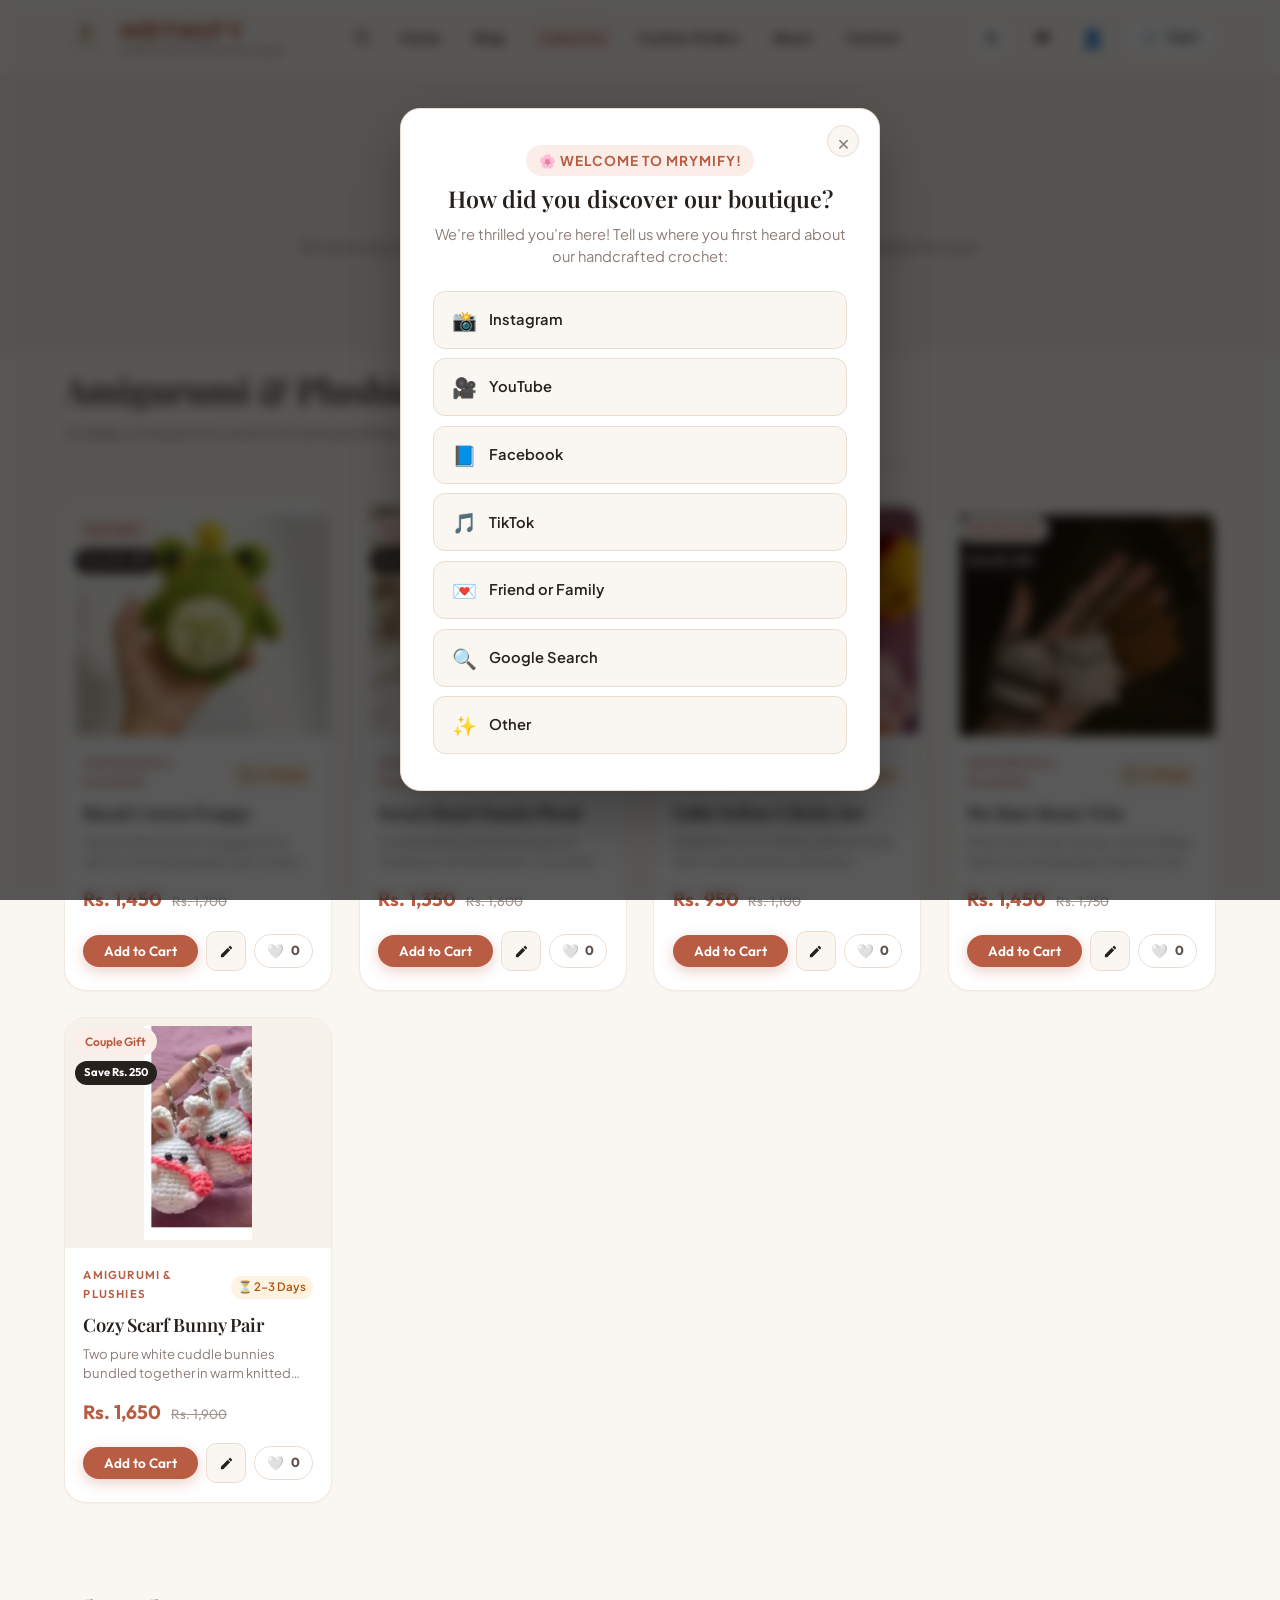
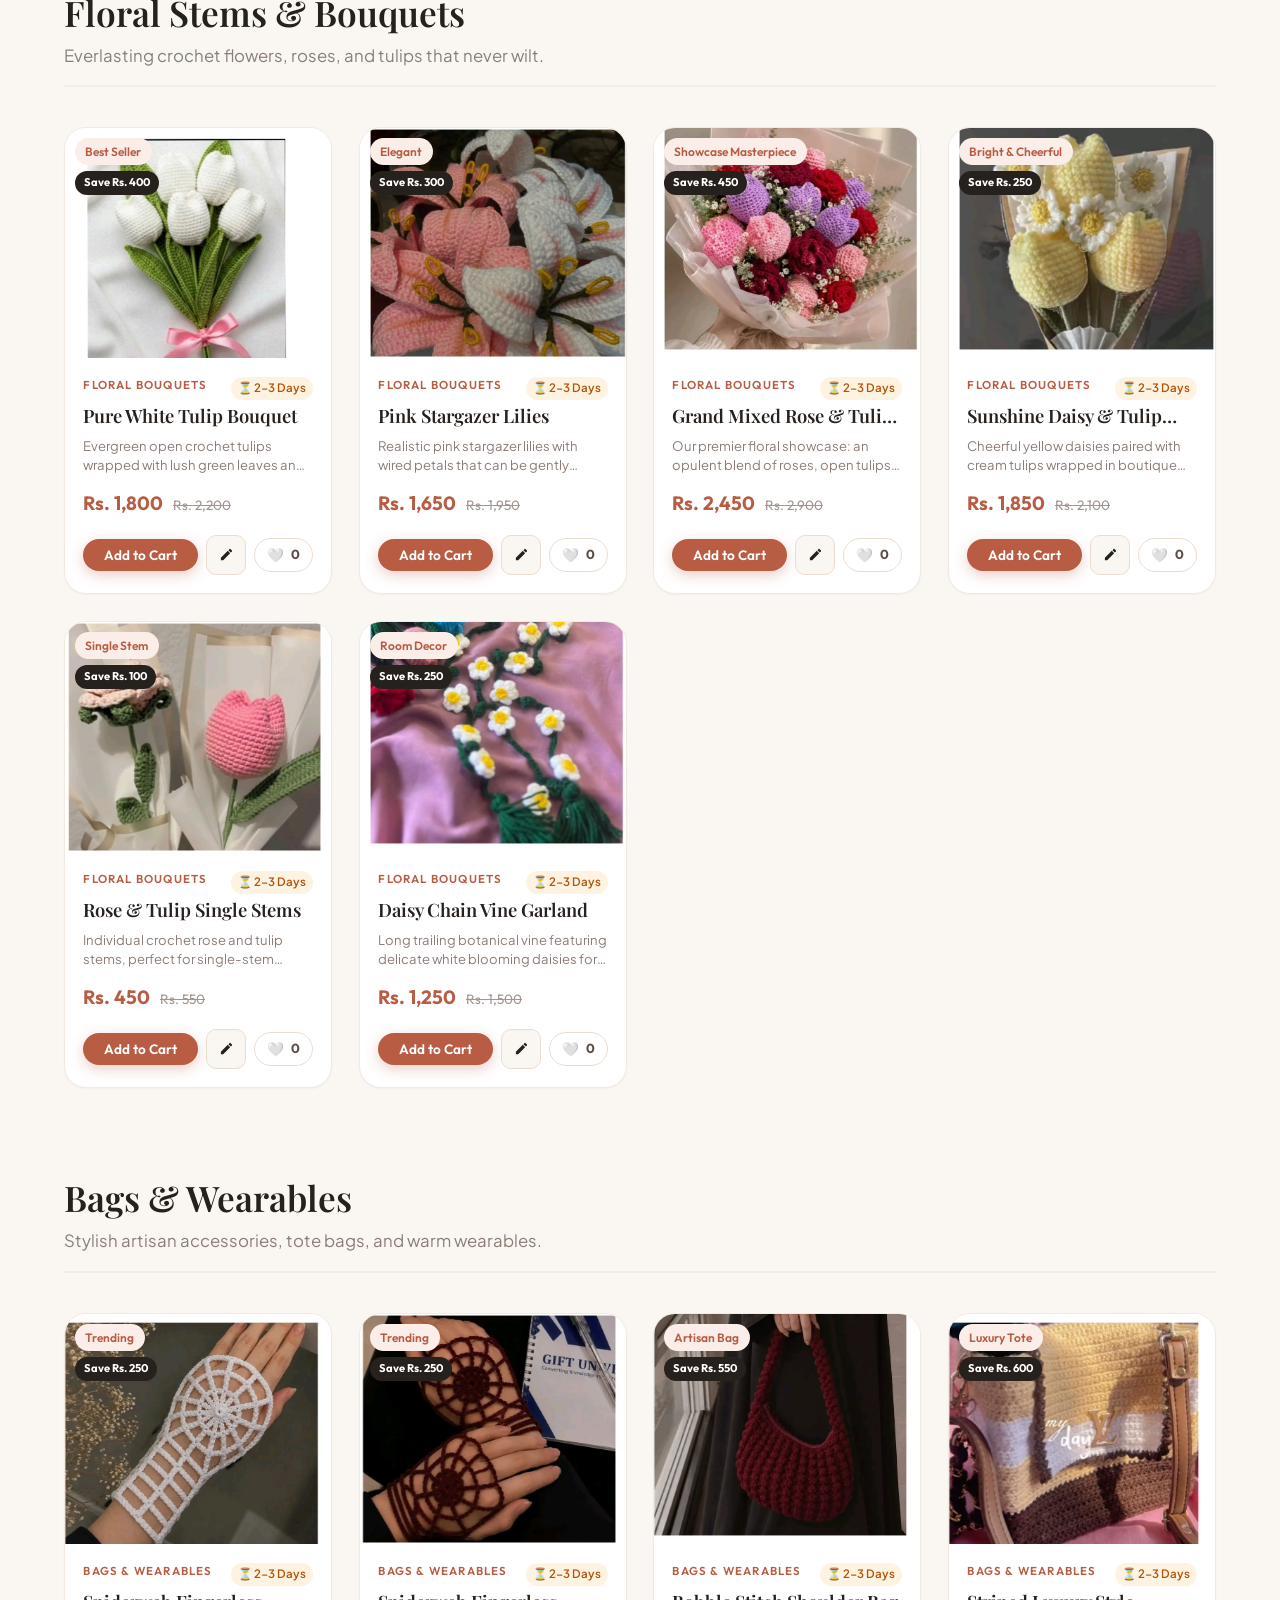
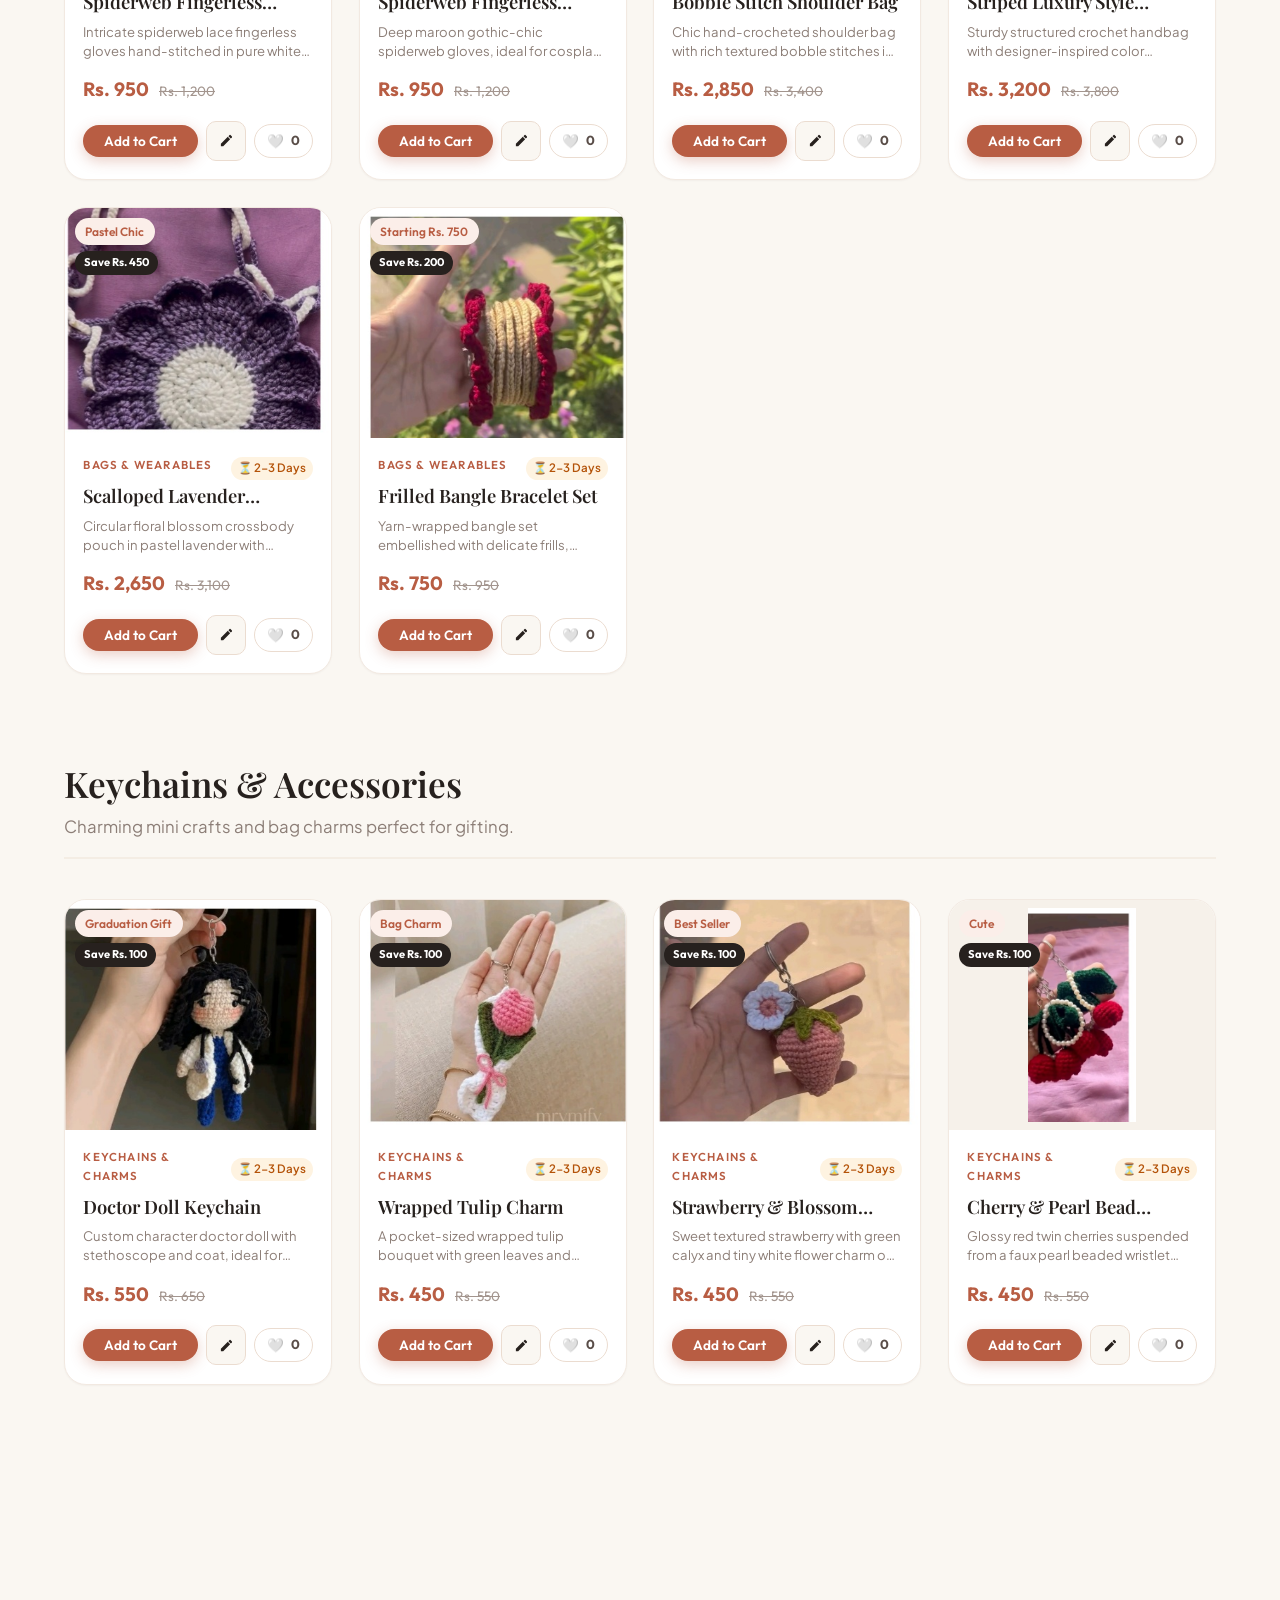
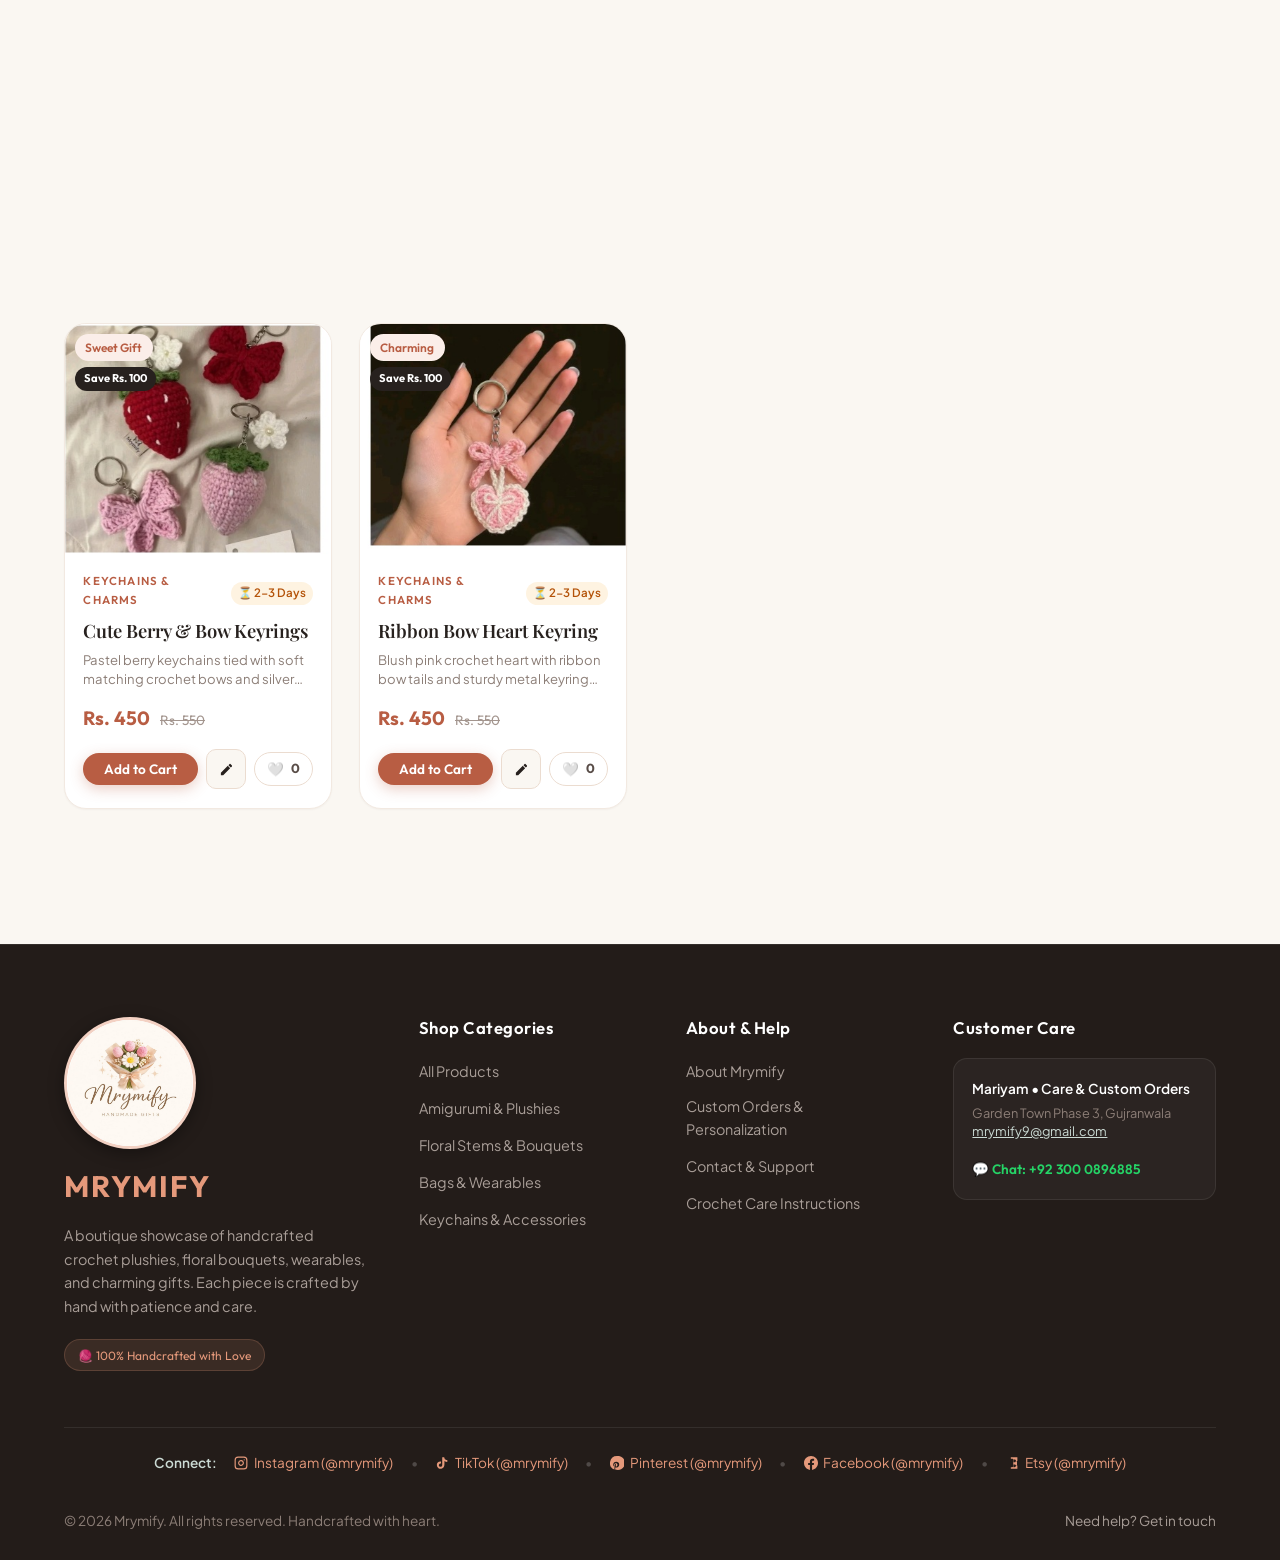
<file: categories.html>
<!DOCTYPE html>
<html lang="en">
<head>
    <meta charset="UTF-8">
    <meta name="viewport" content="width=device-width, initial-scale=1.0">
    <meta name="description" content="Shop by Collection at Mrymify - Handcrafted crochet plushies, amigurumi, everlasting bouquets, stylish bags, and personalized gifts.">
    <title>Collection | Mrymify Handcrafted Boutique</title>

    <!-- Google Fonts Preconnect -->
    <link rel="preconnect" href="https://fonts.googleapis.com">
    <link rel="preconnect" href="https://fonts.gstatic.com" crossorigin>
    <link href="https://fonts.googleapis.com/css2?family=Outfit:wght@400;500;600;700&family=Playfair+Display:ital,wght@0,500;0,600;0,700;1,400&family=Plus+Jakarta+Sans:wght@400;500;600;700&display=swap" rel="stylesheet">

    <!-- Stylesheets -->
    <link rel="stylesheet" href="css/style.css">
    <link rel="stylesheet" href="css/navbar.css">
</head>
<body>

    <!-- Shared Navigation Bar (Mounted via js/components/navbar.js) -->
    <div id="navbar-container"></div>

    <!-- Main Content Area -->
    <main class="site-main">

        <!-- Categories Header -->
        <section class="section section-soft" style="padding: 3.5rem 0 2rem;">
            <div class="container">
                <div class="section-header" style="margin-bottom: 2rem;">
                    <span class="section-tag">Handcrafted Boutique Collections</span>
                    <h1 class="section-title">Shop by Collection</h1>
                    <p class="section-description">
                        Browse our curated selections of artisanal creations, beautifully categorized for your convenience.
                    </p>
                </div>
            </div>
        </section>

        <!-- Dynamic Categories Container -->
        <!-- Populated via js/categories.js -->
        <div id="categories-container" class="container" style="padding-bottom: 4rem;">
            <!-- Category sections will be injected here by JS -->
        </div>

    </main>

    <!-- Shared Footer (Mounted via js/components/footer.js) -->
    <div id="footer-container"></div>

    <!-- Core Scripts -->
    <script src="js/analytics.js"></script>
    <script src="js/products.js"></script>
    <script src="js/components/navbar.js"></script>
    <script src="js/components/footer.js"></script>
    <script src="js/categories.js"></script>
</body>
</html>
</file>
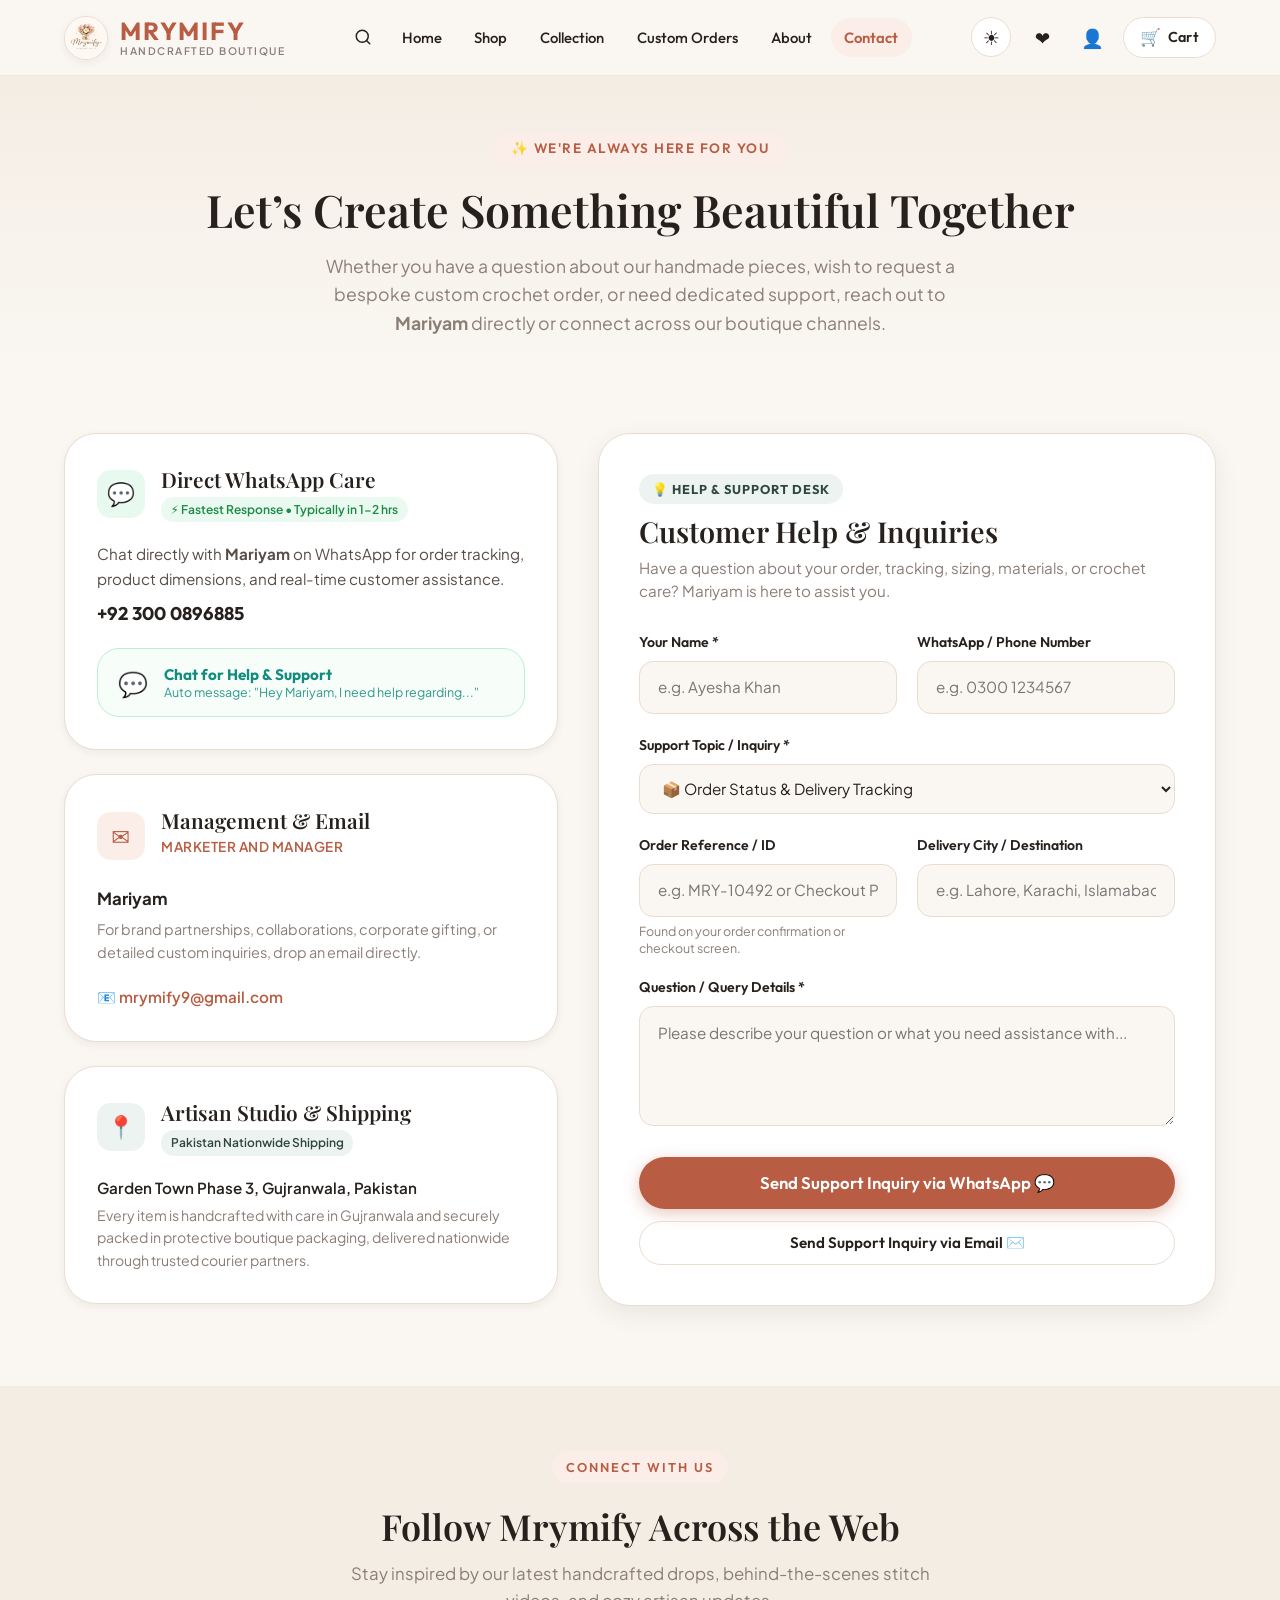
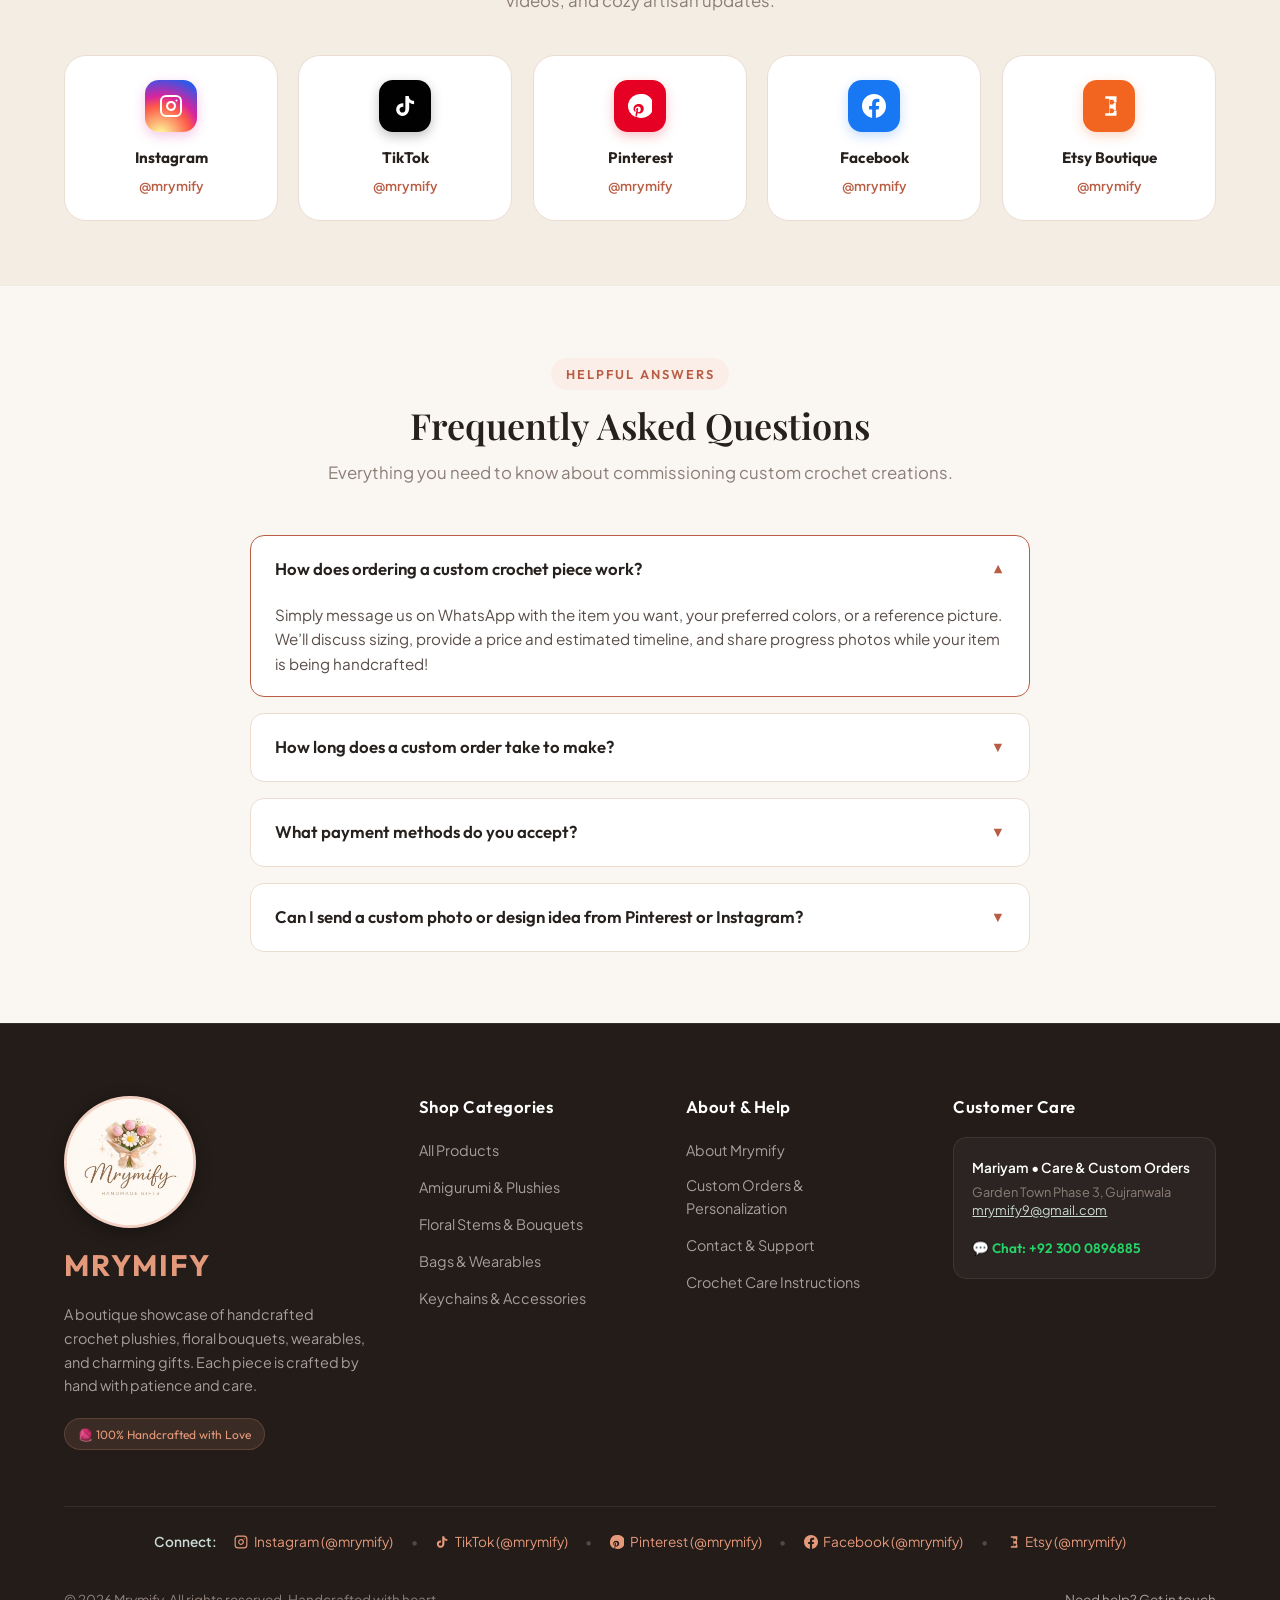
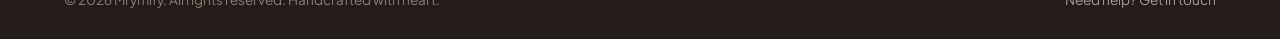
<file: contact.html>
<!DOCTYPE html>
<html lang="en">
<head>
    <meta charset="UTF-8">
    <meta name="viewport" content="width=device-width, initial-scale=1.0">
    <meta name="description" content="Contact Mrymify - Connect with Mariyam (Marketer & Manager) for custom crochet commissions, plushies, floral orders, support, and inquiries.">
    <title>Contact & Custom Orders | Mrymify Handcrafted Boutique</title>

    <!-- Google Fonts Preconnect -->
    <link rel="preconnect" href="https://fonts.googleapis.com">
    <link rel="preconnect" href="https://fonts.gstatic.com" crossorigin>
    <link href="https://fonts.googleapis.com/css2?family=Outfit:wght@400;500;600;700&family=Playfair+Display:ital,wght@0,500;0,600;0,700;1,400&family=Plus+Jakarta+Sans:wght@400;500;600;700&display=swap" rel="stylesheet">

    <!-- Stylesheets -->
    <link rel="stylesheet" href="css/style.css">
    <link rel="stylesheet" href="css/navbar.css">
    <link rel="stylesheet" href="css/contact.css">
</head>
<body>

    <!-- Shared Navigation Bar (Mounted via js/components/navbar.js) -->
    <div id="navbar-container"></div>

    <!-- Main Content -->
    <main class="site-main">

        <!-- =================================================================
             1. Hero Introduction
             ================================================================= -->
        <section class="contact-hero">
            <div class="container">
                <span class="contact-hero-tag">✨ We're Always Here For You</span>
                <h1 class="contact-hero-title font-heading">
                    Let’s Create Something Beautiful Together
                </h1>
                <p class="contact-hero-desc">
                    Whether you have a question about our handmade pieces, wish to request a bespoke custom crochet order, or need dedicated support, reach out to <strong>Mariyam</strong> directly or connect across our boutique channels.
                </p>
            </div>
        </section>

        <!-- =================================================================
             2. Contact Grid (Direct Cards Left, Smart Form Right)
             ================================================================= -->
        <section class="contact-section">
            <div class="container">

                <div class="contact-grid-wrap">

                    <!-- Left Column: Direct Info Cards -->
                    <div class="contact-cards-col">

                        <!-- Card 1: WhatsApp Priority Channel -->
                        <div class="contact-card">
                            <div class="contact-card-header">
                                <div class="contact-card-icon contact-icon-wa">💬</div>
                                <div>
                                    <h2 class="contact-card-title">Direct WhatsApp Care</h2>
                                    <span class="contact-card-badge">⚡ Fastest Response • Typically in 1-2 hrs</span>
                                </div>
                            </div>
                            <div class="contact-card-body">
                                <p style="margin-bottom: 0.5rem;">
                                    Chat directly with <strong>Mariyam</strong> on WhatsApp for order tracking, product dimensions, and real-time customer assistance.
                                </p>
                                <p style="font-family: var(--font-brand); font-weight: 700; font-size: 1.15rem; color: var(--color-text-main); margin-bottom: 0.75rem;">
                                    +92 300 0896885
                                </p>

                                <!-- Support WhatsApp Action Button -->
                                <div class="wa-actions-group">
                                    <a href="https://wa.me/923000896885?text=Hello%20Mariyam!%20I%20need%20help%20regarding%20a%20product%20or%20an%20order%20at%20Mrymify." 
                                       target="_blank" 
                                       rel="noopener noreferrer" 
                                       class="wa-btn wa-btn-support" 
                                       id="btn-wa-support"
                                       aria-label="Ask a question or get support on WhatsApp">
                                        <span class="wa-btn-icon">💬</span>
                                        <span class="wa-btn-text">
                                            <span class="wa-btn-label">Chat for Help & Support</span>
                                            <span class="wa-btn-sub">Auto message: "Hey Mariyam, I need help regarding..."</span>
                                        </span>
                                    </a>
                                </div>
                            </div>
                        </div>

                        <!-- Card 2: Email & Manager Info -->
                        <div class="contact-card">
                            <div class="contact-card-header">
                                <div class="contact-card-icon contact-icon-email">✉️</div>
                                <div>
                                    <h2 class="contact-card-title">Management & Email</h2>
                                    <div class="contact-manager-role">Marketer and Manager</div>
                                </div>
                            </div>
                            <div class="contact-card-body">
                                <div class="contact-manager-name">Mariyam</div>
                                <p style="margin: 0.35rem 0 0.75rem; color: var(--color-text-muted); font-size: 0.9rem;">
                                    For brand partnerships, collaborations, corporate gifting, or detailed custom inquiries, drop an email directly.
                                </p>
                                <a href="mailto:mrymify9@gmail.com" class="contact-detail-link" aria-label="Send email to Mariyam">
                                    <span>📧 mrymify9@gmail.com</span>
                                </a>
                            </div>
                        </div>

                        <!-- Card 3: Studio & Shipping Location -->
                        <div class="contact-card">
                            <div class="contact-card-header">
                                <div class="contact-card-icon contact-icon-location">📍</div>
                                <div>
                                    <h2 class="contact-card-title">Artisan Studio & Shipping</h2>
                                    <span class="contact-card-badge" style="background-color: var(--color-secondary-light); color: var(--color-secondary);">Pakistan Nationwide Shipping</span>
                                </div>
                            </div>
                            <div class="contact-card-body">
                                <p style="font-weight: 600; color: var(--color-text-main); margin-bottom: 0.25rem;">
                                    Garden Town Phase 3, Gujranwala, Pakistan
                                </p>
                                <p style="font-size: 0.88rem; color: var(--color-text-muted);">
                                    Every item is handcrafted with care in Gujranwala and securely packed in protective boutique packaging, delivered nationwide through trusted courier partners.
                                </p>
                            </div>
                        </div>

                    </div>

                    <!-- Right Column: Interactive Smart Form Purely for Help & Support -->
                    <div class="contact-form-card">
                        <span class="form-header-badge" id="form-badge">💡 Help & Support Desk</span>
                        <h2 class="form-title" id="form-heading">Customer Help & Inquiries</h2>
                        <p class="form-subtitle" id="form-subheading">
                            Have a question about your order, tracking, sizing, materials, or crochet care? Mariyam is here to assist you.
                        </p>

                        <form id="contact-custom-form">
                            <!-- Persistent Row: Name & Contact -->
                            <div class="form-row-2">
                                <div class="form-group">
                                    <label for="contact-name" class="form-label">Your Name *</label>
                                    <input type="text" id="contact-name" class="form-input" placeholder="e.g. Ayesha Khan" required />
                                </div>
                                <div class="form-group">
                                    <label for="contact-phone" class="form-label">WhatsApp / Phone Number</label>
                                    <input type="tel" id="contact-phone" class="form-input" placeholder="e.g. 0300 1234567" />
                                </div>
                            </div>

                            <!-- Purpose of Inquiry Selector (Support & Help Only) -->
                            <div class="form-group">
                                <label for="contact-purpose" class="form-label">Support Topic / Inquiry *</label>
                                <select id="contact-purpose" class="form-select">
                                    <option value="tracking" selected>📦 Order Status & Delivery Tracking</option>
                                    <option value="sizing">📏 Product Sizing, Materials & Dimensions</option>
                                    <option value="care">🧶 Crochet Care & Washing Instructions</option>
                                    <option value="delivery">🚚 Nationwide Delivery Rates & Timelines</option>
                                    <option value="payment">💳 Payment Methods (COD / Bank / EasyPaisa)</option>
                                    <option value="general">💬 General Question & Customer Assistance</option>
                                </select>
                            </div>

                            <!-- Order Reference & City (Active for Tracking or optional for other order queries) -->
                            <div class="form-row-2 dynamic-field" id="field-wrap-tracking">
                                <div class="form-group">
                                    <label for="contact-order-ref" class="form-label">Order Reference / ID</label>
                                    <input type="text" id="contact-order-ref" class="form-input" placeholder="e.g. MRY-10492 or Checkout Phone" />
                                    <span class="field-hint">Found on your order confirmation or checkout screen.</span>
                                </div>
                                <div class="form-group">
                                    <label for="contact-delivery-city" class="form-label">Delivery City / Destination</label>
                                    <input type="text" id="contact-delivery-city" class="form-input" placeholder="e.g. Lahore, Karachi, Islamabad" />
                                </div>
                            </div>

                            <!-- Message / Details -->
                            <div class="form-group" id="field-wrap-message">
                                <label for="contact-message" class="form-label" id="label-contact-message">Question / Query Details *</label>
                                <textarea id="contact-message" class="form-textarea" placeholder="Please describe your question or what you need assistance with..." required></textarea>
                            </div>

                            <!-- Actions -->
                            <div class="form-actions-row">
                                <button type="submit" class="btn btn-primary btn-lg" id="btn-submit-wa" style="width: 100%; box-shadow: 0 4px 16px rgba(184, 93, 67, 0.35);">
                                    <span id="btn-submit-text">Send Support Inquiry via WhatsApp 💬</span>
                                </button>
                                <button type="button" class="btn btn-outline btn-md" id="btn-send-email" style="width: 100%;">
                                    <span>Send Support Inquiry via Email ✉️</span>
                                </button>
                            </div>

                            <!-- Status Feedback Alert -->
                            <div id="form-status-alert" class="form-status-alert"></div>
                        </form>
                    </div>

                </div>
            </div>
        </section>

        <!-- =================================================================
             3. Social Channels Showcase (With "@" on each ID)
             ================================================================= -->
        <section class="social-section" aria-label="Social Media Channels">
            <div class="container">
                <span class="section-tag">Connect With Us</span>
                <h2 class="section-title font-heading" style="margin-top: 0.5rem;">Follow Mrymify Across the Web</h2>
                <p class="section-description" style="max-width: 580px; margin: 0 auto;">
                    Stay inspired by our latest handcrafted drops, behind-the-scenes stitch videos, and cozy artisan updates.
                </p>

                <div class="social-grid">
                    <!-- Instagram -->
                    <a href="https://instagram.com/mrymify" target="_blank" rel="noopener noreferrer" class="social-card" aria-label="Visit Mrymify on Instagram">
                        <div class="social-card-icon social-icon-instagram">
                            <svg viewBox="0 0 24 24" fill="none" stroke="currentColor" stroke-width="2" stroke-linecap="round" stroke-linejoin="round">
                                <rect x="2" y="2" width="20" height="20" rx="5" ry="5"></rect>
                                <path d="M16 11.37A4 4 0 1 1 12.63 8 4 4 0 0 1 16 11.37z"></path>
                                <line x1="17.5" y1="6.5" x2="17.51" y2="6.5"></line>
                            </svg>
                        </div>
                        <div class="social-card-name">Instagram</div>
                        <div class="social-card-handle">@mrymify</div>
                    </a>

                    <!-- TikTok -->
                    <a href="https://tiktok.com/@mrymify" target="_blank" rel="noopener noreferrer" class="social-card" aria-label="Visit Mrymify on TikTok">
                        <div class="social-card-icon social-icon-tiktok">
                            <svg viewBox="0 0 24 24" fill="currentColor">
                                <path d="M19.59 6.69a4.83 4.83 0 0 1-3.77-4.25V2h-3.45v13.67a2.89 2.89 0 0 1-5.2 1.74 2.89 2.89 0 0 1 2.31-4.64c.29 0 .58.04.85.12V9.32a6.34 6.34 0 0 0-.85-.06A6.33 6.33 0 0 0 3.15 15.6a6.33 6.33 0 0 0 8.74 5.86c3.48-1.55 4.31-4.75 4.31-7.85v-5a8.27 8.27 0 0 0 4.89 1.63v-3.55z"/>
                            </svg>
                        </div>
                        <div class="social-card-name">TikTok</div>
                        <div class="social-card-handle">@mrymify</div>
                    </a>

                    <!-- Pinterest -->
                    <a href="https://pinterest.com/mrymify" target="_blank" rel="noopener noreferrer" class="social-card" aria-label="Visit Mrymify on Pinterest">
                        <div class="social-card-icon social-icon-pinterest">
                            <svg viewBox="0 0 24 24" fill="currentColor">
                                <path d="M12 0a12 12 0 0 0-4.37 23.18c-.03-.94-.06-2.39.05-3.42l.78-3.32s-.2-.39-.2-.97c0-.91.53-1.59 1.18-1.59.56 0 .83.42.83.92 0 .56-.36 1.4-.54 2.18-.15.65.33 1.18.97 1.18 1.17 0 2.06-1.23 2.06-3.01 0-1.57-1.13-2.67-2.74-2.67-1.87 0-2.96 1.4-2.96 2.85 0 .56.22 1.17.49 1.5.05.07.06.13.04.2l-.19.78c-.03.12-.1.17-.23.11-1-.46-1.62-1.92-1.62-3.09 0-2.52 1.83-4.83 5.28-4.83 2.77 0 4.93 1.97 4.93 4.62 0 2.76-1.74 4.98-4.15 4.98-.81 0-1.57-.42-1.83-.92l-.5 1.9c-.18.7-.67 1.57-.99 2.1A12 12 0 1 0 12 0z"/>
                            </svg>
                        </div>
                        <div class="social-card-name">Pinterest</div>
                        <div class="social-card-handle">@mrymify</div>
                    </a>

                    <!-- Facebook -->
                    <a href="https://facebook.com/mrymify" target="_blank" rel="noopener noreferrer" class="social-card" aria-label="Visit Mrymify on Facebook">
                        <div class="social-card-icon social-icon-facebook">
                            <svg viewBox="0 0 24 24" fill="currentColor">
                                <path d="M24 12.073c0-6.627-5.373-12-12-12s-12 5.373-12 12c0 5.99 4.388 10.954 10.125 11.854v-8.385H7.078v-3.47h3.047V9.43c0-3.007 1.792-4.669 4.533-4.669 1.312 0 2.686.235 2.686.235v2.953H15.83c-1.491 0-1.956.925-1.956 1.874v2.25h3.328l-.532 3.47h-2.796v8.385C19.612 23.027 24 18.062 24 12.073z"/>
                            </svg>
                        </div>
                        <div class="social-card-name">Facebook</div>
                        <div class="social-card-handle">@mrymify</div>
                    </a>

                    <!-- Etsy -->
                    <a href="https://etsy.com/shop/mrymify" target="_blank" rel="noopener noreferrer" class="social-card" aria-label="Visit Mrymify on Etsy">
                        <div class="social-card-icon social-icon-etsy">
                            <svg viewBox="0 0 24 24" fill="currentColor">
                                <path d="M8.27 2.25v2.54h2.51c1.33 0 1.63.4 1.63 1.48v11.46c0 1.08-.3 1.48-1.63 1.48H8.27v2.54h11.23v-5.26h-2.31c-.34 2.21-.99 2.72-2.88 2.72h-1.37v-4.83h1.8c1.37 0 1.77.34 1.93 1.65h2.17V8.97h-2.17c-.16 1.31-.56 1.65-1.93 1.65h-1.8V5.79h1.37c1.89 0 2.54.51 2.88 2.72h2.31V2.25H8.27z"/>
                            </svg>
                        </div>
                        <div class="social-card-name">Etsy Boutique</div>
                        <div class="social-card-handle">@mrymify</div>
                    </a>
                </div>
            </div>
        </section>

        <!-- =================================================================
             4. Quick FAQ Section
             ================================================================= -->
        <section class="contact-faq-section" aria-label="Frequently Asked Questions">
            <div class="container">
                <div class="section-header">
                    <span class="section-tag">Helpful Answers</span>
                    <h2 class="section-title font-heading">Frequently Asked Questions</h2>
                    <p class="section-description">
                        Everything you need to know about commissioning custom crochet creations.
                    </p>
                </div>

                <div class="faq-accordion-wrap">
                    <!-- FAQ 1 -->
                    <div class="faq-item active">
                        <button type="button" class="faq-question-btn">
                            <span>How does ordering a custom crochet piece work?</span>
                            <span class="faq-arrow">▼</span>
                        </button>
                        <div class="faq-answer">
                            Simply message us on WhatsApp with the item you want, your preferred colors, or a reference picture. We’ll discuss sizing, provide a price and estimated timeline, and share progress photos while your item is being handcrafted!
                        </div>
                    </div>

                    <!-- FAQ 2 -->
                    <div class="faq-item">
                        <button type="button" class="faq-question-btn">
                            <span>How long does a custom order take to make?</span>
                            <span class="faq-arrow">▼</span>
                        </button>
                        <div class="faq-answer">
                            Because every stitch is handmade with precision, custom orders typically take <strong>3 to 7 business days</strong> depending on the size and complexity (e.g. plushies vs. grand floral bouquets). Courier delivery takes an additional 2 to 3 days.
                        </div>
                    </div>

                    <!-- FAQ 3 -->
                    <div class="faq-item">
                        <button type="button" class="faq-question-btn">
                            <span>What payment methods do you accept?</span>
                            <span class="faq-arrow">▼</span>
                        </button>
                        <div class="faq-answer">
                            We accept direct Bank Transfers, JazzCash, EasyPaisa, and Cash on Delivery (COD) for selected eligible locations across Pakistan.
                        </div>
                    </div>

                    <!-- FAQ 4 -->
                    <div class="faq-item">
                        <button type="button" class="faq-question-btn">
                            <span>Can I send a custom photo or design idea from Pinterest or Instagram?</span>
                            <span class="faq-arrow">▼</span>
                        </button>
                        <div class="faq-answer">
                            Yes, absolutely! We love bringing bespoke ideas to life. Send your reference screenshot directly to Mariyam on WhatsApp (+92 300 0896885) and we will craft it for you.
                        </div>
                    </div>
                </div>
            </div>
        </section>

    </main>

    <!-- Shared Footer (Mounted via js/components/footer.js) -->
    <div id="footer-container"></div>

    <!-- Core Scripts -->
    <script src="js/analytics.js"></script>
    <script src="js/components/navbar.js"></script>
    <script src="js/components/footer.js"></script>
    <script src="js/contact.js"></script>
</body>
</html>
</file>
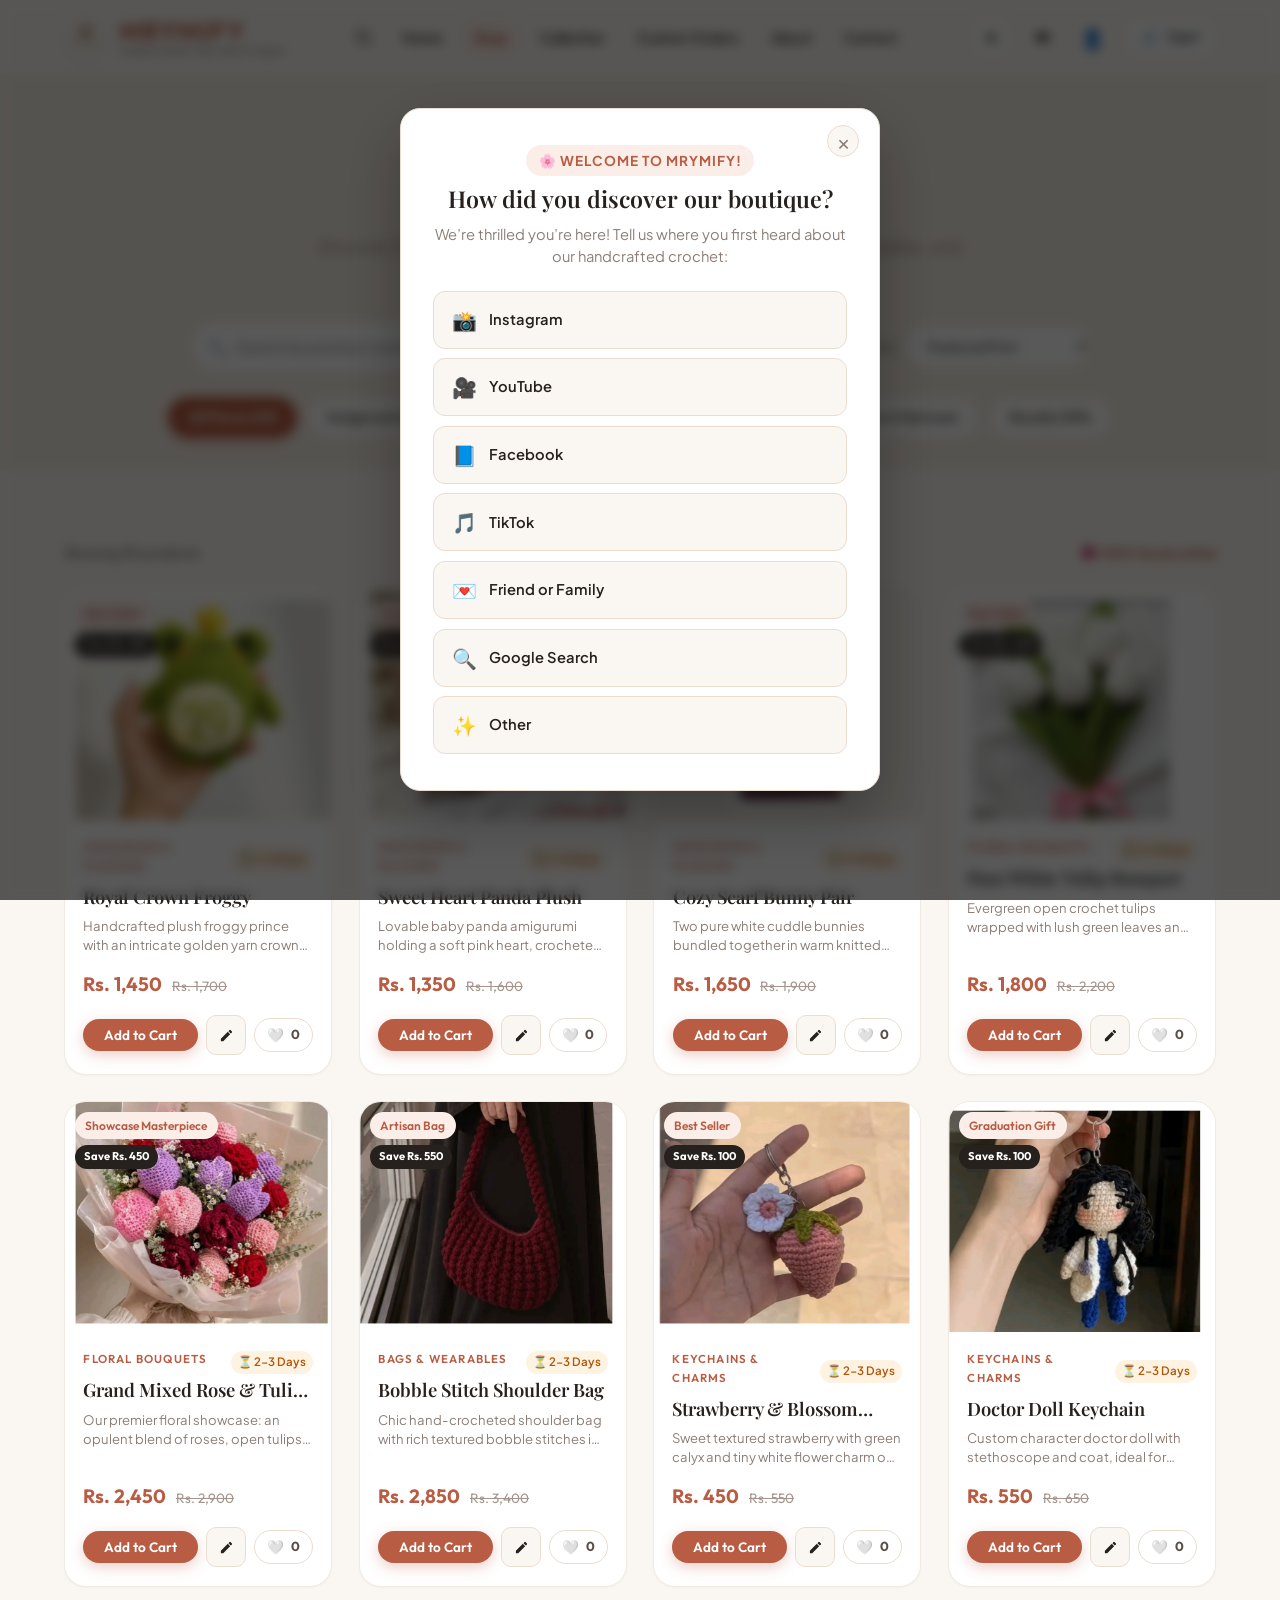
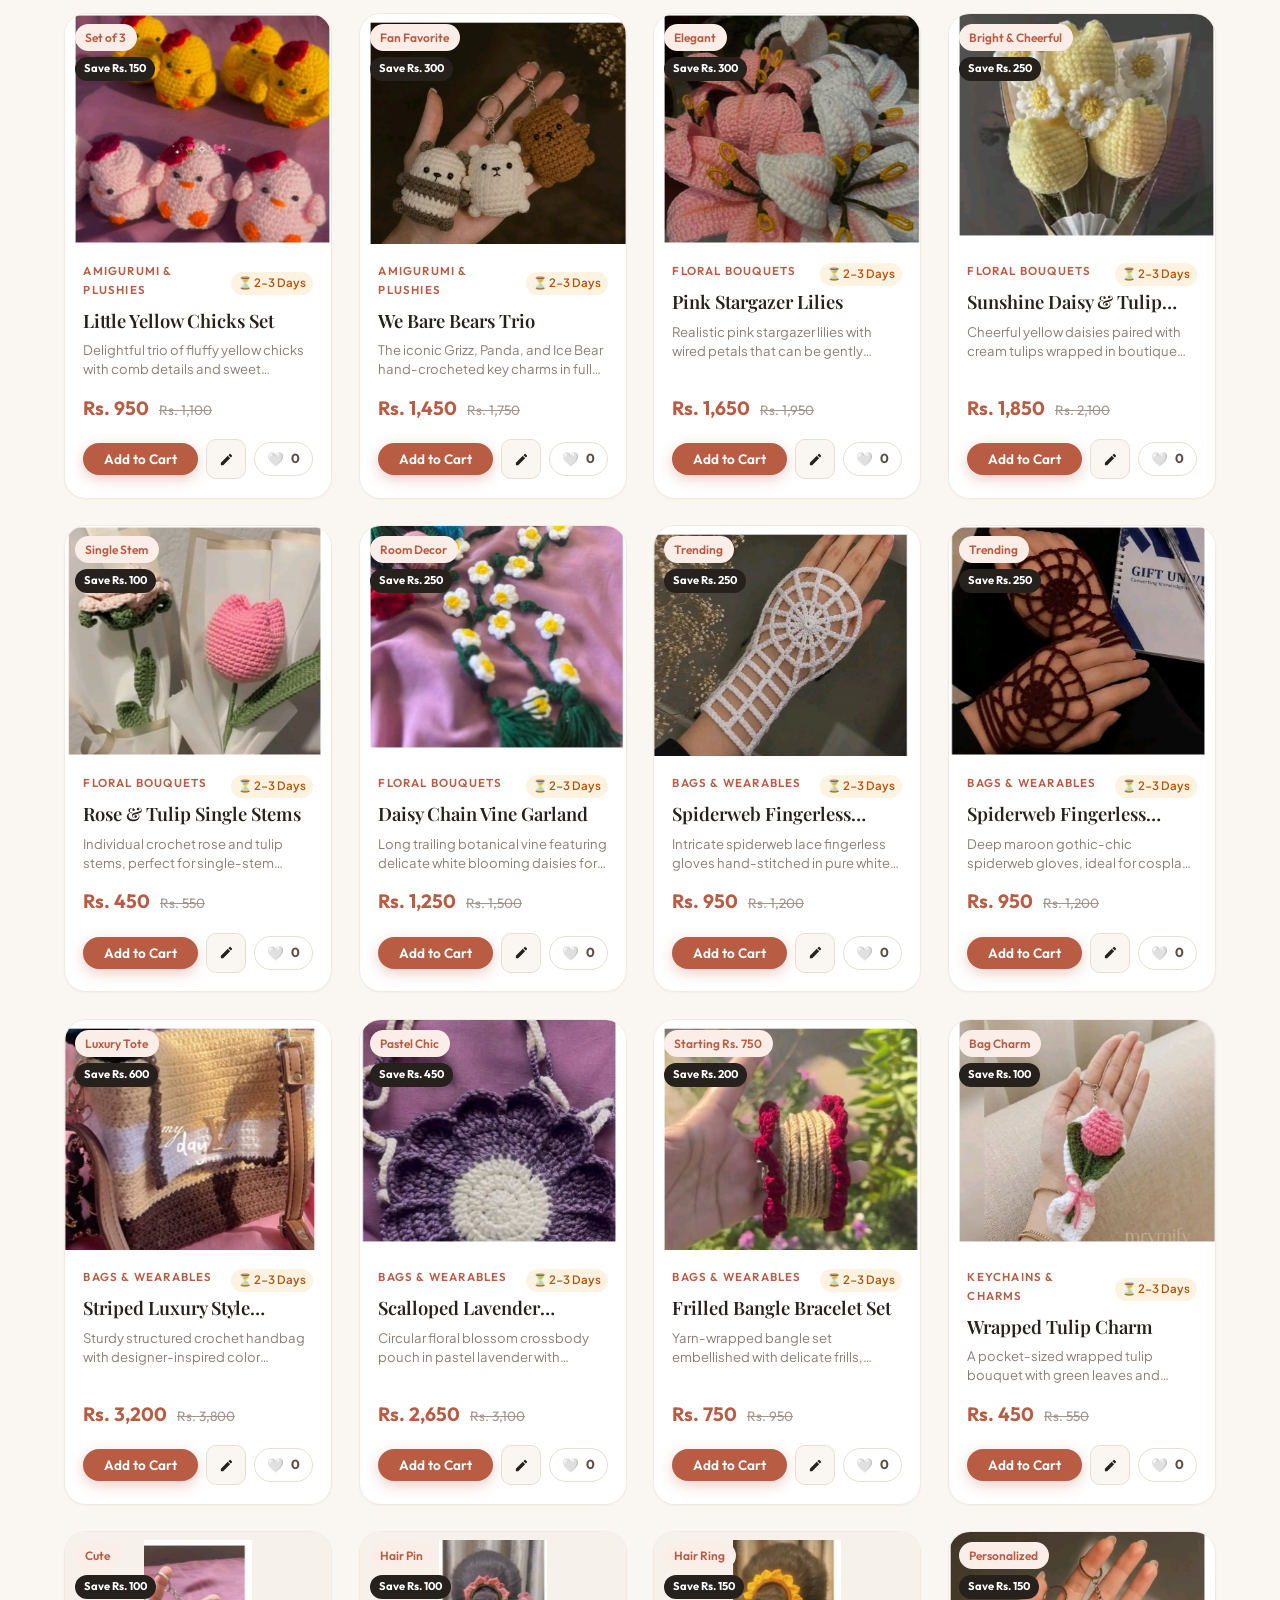
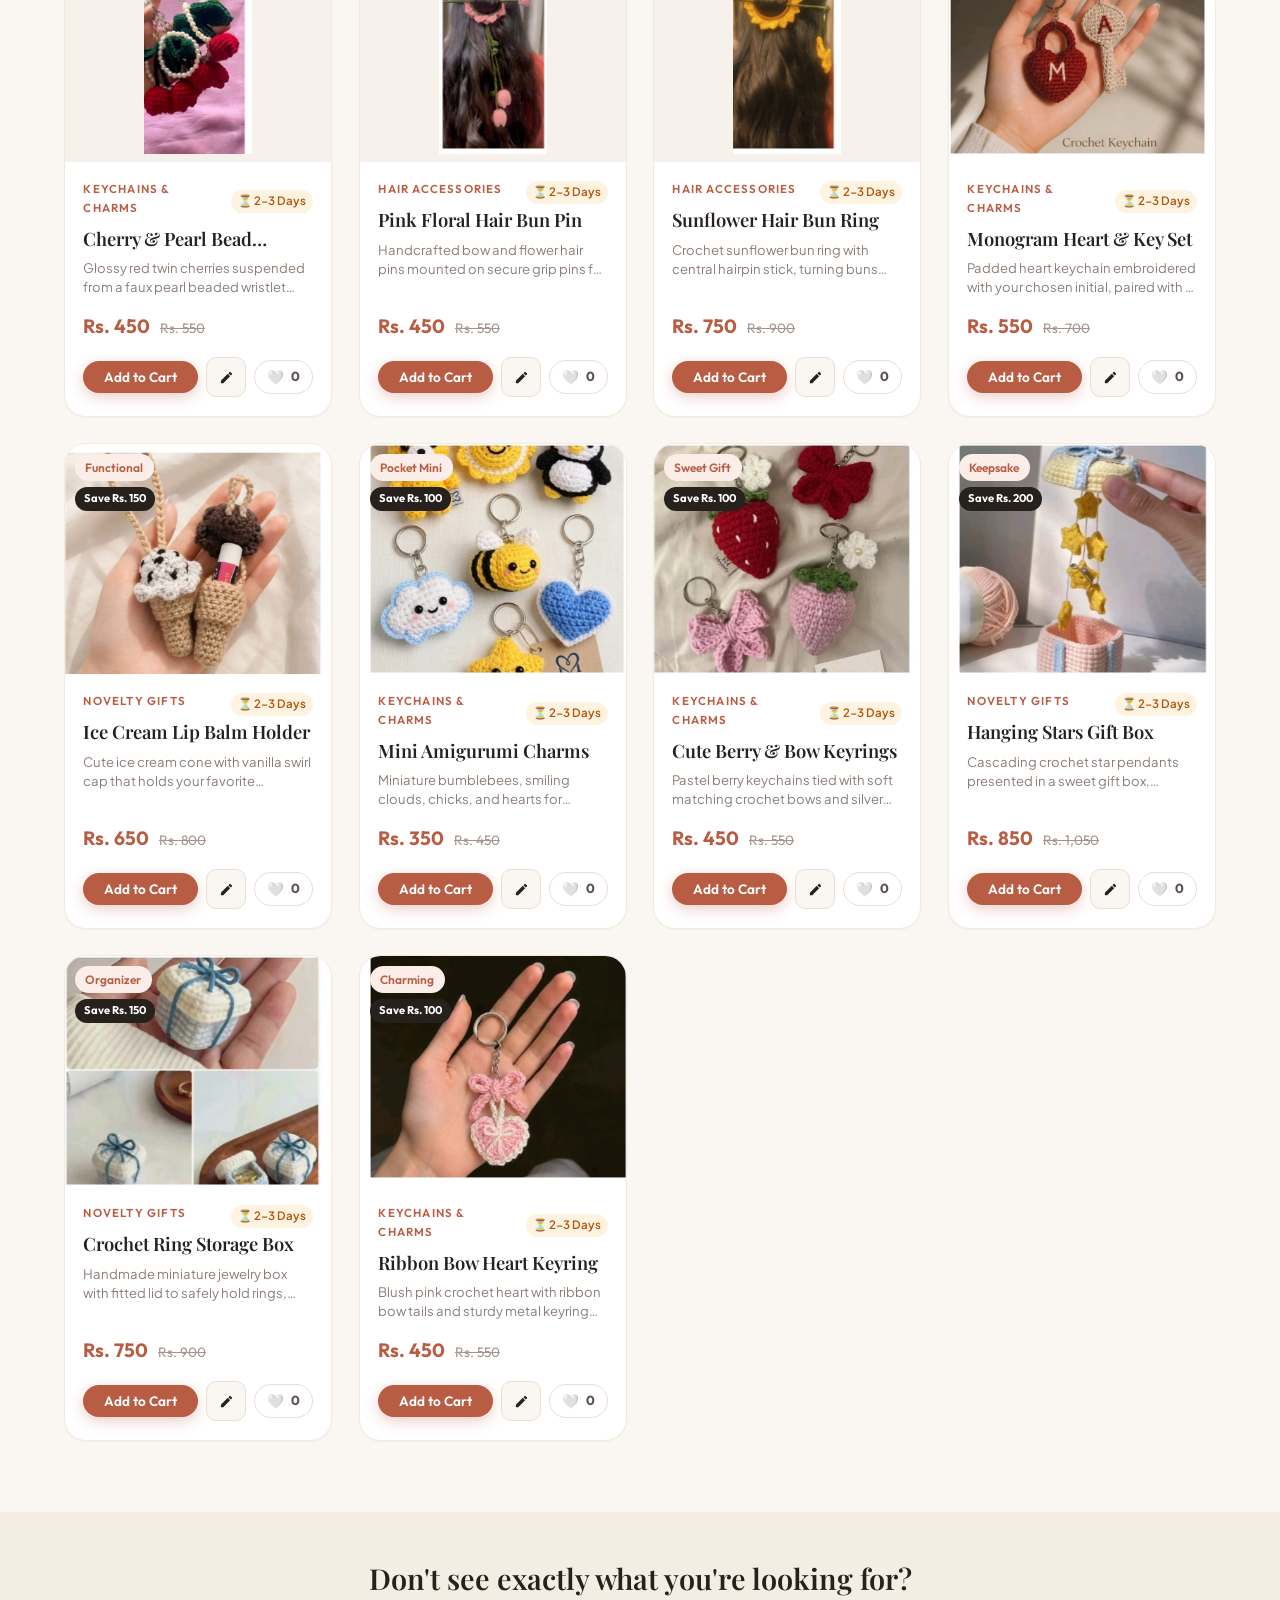
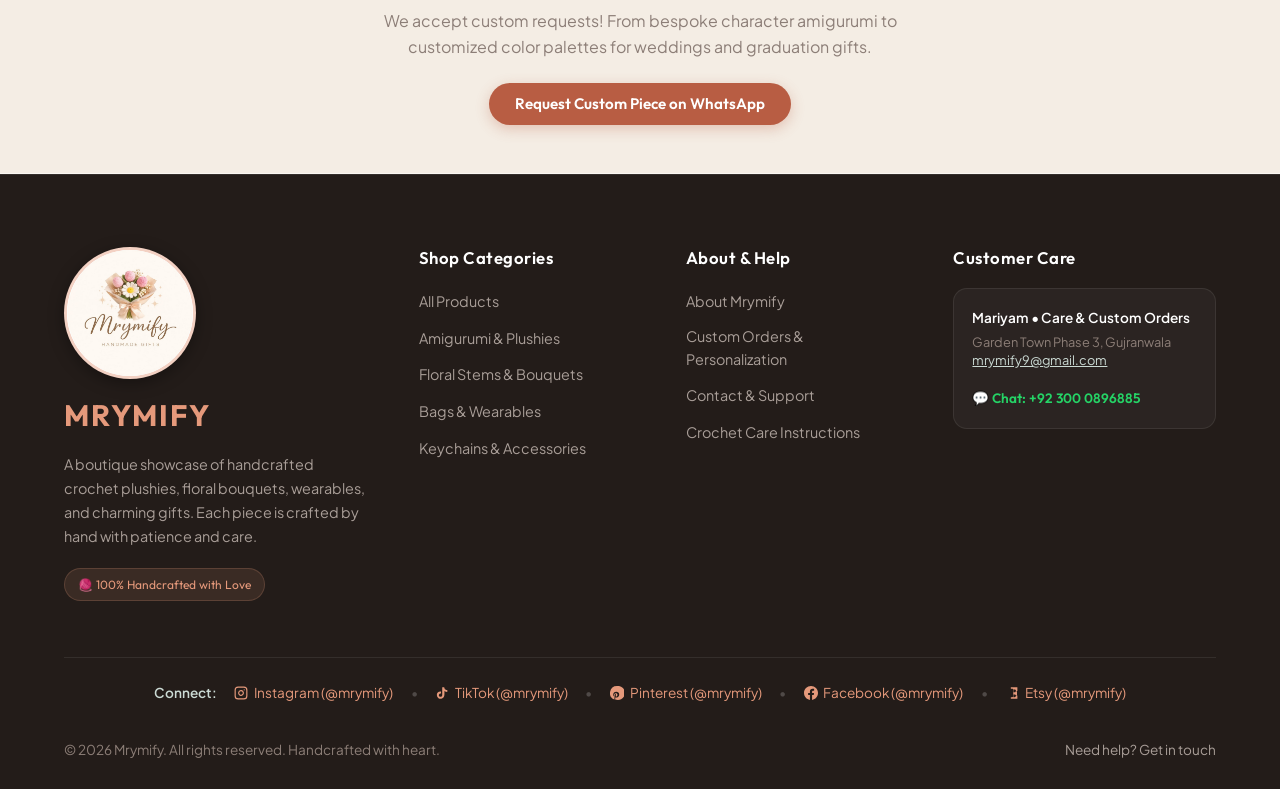
<file: shop.html>
<!DOCTYPE html>
<html lang="en">
<head>
    <meta charset="UTF-8">
    <meta name="viewport" content="width=device-width, initial-scale=1.0">
    <meta name="description" content="Shop Mrymify - Handcrafted crochet plushies, amigurumi, everlasting bouquets, stylish bags, and personalized gifts.">
    <title>Shop All Products | Mrymify Handcrafted Boutique</title>

    <!-- Google Fonts Preconnect -->
    <link rel="preconnect" href="https://fonts.googleapis.com">
    <link rel="preconnect" href="https://fonts.gstatic.com" crossorigin>
    <link href="https://fonts.googleapis.com/css2?family=Outfit:wght@400;500;600;700&family=Playfair+Display:ital,wght@0,500;0,600;0,700;1,400&family=Plus+Jakarta+Sans:wght@400;500;600;700&display=swap" rel="stylesheet">

    <!-- Stylesheets -->
    <link rel="stylesheet" href="css/style.css">
    <link rel="stylesheet" href="css/navbar.css">
</head>
<body>

    <!-- Shared Navigation Bar (Mounted via js/components/navbar.js) -->
    <div id="navbar-container"></div>

    <!-- Main Content Area -->
    <main class="site-main">

        <!-- Shop Header & Search Controls -->
        <section class="section section-soft" style="padding: 3.5rem 0 2rem;">
            <div class="container">
                <div class="section-header" style="margin-bottom: 2rem;">
                    <span class="section-tag">Handcrafted Boutique Catalog</span>
                    <h1 class="section-title">Explore All Creations</h1>
                    <p class="section-description">
                        Discover 30 unique handcrafted crochet pieces, floral bouquets, wearables, and novelty gifts.
                    </p>
                </div>

                <!-- Search & Sort Controls Bar -->
                <div style="display: flex; gap: 1rem; justify-content: space-between; align-items: center; flex-wrap: wrap; margin-bottom: 1.5rem; max-width: 900px; margin-left: auto; margin-right: auto;">
                    <!-- Live Search Input -->
                    <div style="flex: 1 1 320px; position: relative;">
                        <input 
                            type="text" 
                            id="shop-search-input" 
                            class="newsletter-input" 
                            style="width: 100%; padding-left: 2.8rem; margin: 0;" 
                            placeholder="Search by product name or keyword..."
                            autocomplete="off"
                        />
                        <span style="position: absolute; left: 1rem; top: 50%; transform: translateY(-50%); font-size: 1.1rem; pointer-events: none; opacity: 0.6;">🔍</span>
                    </div>

                    <!-- Sort Dropdown -->
                    <div style="display: flex; align-items: center; gap: 0.5rem;">
                        <label for="shop-sort-select" style="font-family: var(--font-brand); font-size: 0.85rem; font-weight: 600; color: var(--color-text-muted);">Sort by:</label>
                        <select id="shop-sort-select" style="background: var(--color-surface); border: 1.5px solid var(--color-border); border-radius: var(--radius-full); padding: 0.65rem 1.2rem; font-family: var(--font-brand); font-size: 0.88rem; color: var(--color-text-main); cursor: pointer;">
                            <option value="featured">Featured First</option>
                            <option value="likes">Most Popular (Likes)</option>
                            <option value="price-low">Price: Low to High</option>
                            <option value="price-high">Price: High to Low</option>
                        </select>
                    </div>
                </div>

                <!-- Category Filter Pills -->
                <div class="catalog-filters" style="margin-bottom: 0;">
                    <button class="filter-pill shop-filter-pill active" data-filter="all">All Pieces (30)</button>
                    <button class="filter-pill shop-filter-pill" data-filter="amigurumi">Amigurumi & Plushies</button>
                    <button class="filter-pill shop-filter-pill" data-filter="floral">Floral Bouquets</button>
                    <button class="filter-pill shop-filter-pill" data-filter="wearables">Bags & Wearables</button>
                    <button class="filter-pill shop-filter-pill" data-filter="keychains">Keychains & Hairwear</button>
                    <button class="filter-pill shop-filter-pill" data-filter="novelties">Novelty Gifts</button>
                </div>
            </div>
        </section>

        <!-- Product Grid Section -->
        <section class="section">
            <div class="container">
                <div style="display: flex; justify-content: space-between; align-items: center; margin-bottom: 1.5rem; flex-wrap: wrap; gap: 0.65rem;">
                    <span id="shop-count-display" style="font-family: var(--font-brand); font-size: 0.9rem; font-weight: 600; color: var(--color-text-muted);">
                        Loading products...
                    </span>
                    <div style="display: flex; align-items: center; gap: 0.75rem;">
                        <!-- Mobile 3 / 4 Column Grid Switcher (Inspired by Zara / ASOS / Shein) -->
                        <div class="mobile-grid-switcher" id="mobile-grid-switcher" title="Toggle 3 or 4 products in a row on mobile">
                            <button type="button" class="grid-switcher-btn active" id="btn-grid-3" onclick="MrymifyShop.setGridCols(3)" aria-label="3 items per row">
                                <span>3 in row</span>
                            </button>
                            <button type="button" class="grid-switcher-btn" id="btn-grid-4" onclick="MrymifyShop.setGridCols(4)" aria-label="4 items per row">
                                <span>4 in row</span>
                            </button>
                        </div>
                        <span style="font-size: 0.85rem; color: var(--color-primary); font-family: var(--font-brand); font-weight: 600;">
                            🧶 100% Handcrafted
                        </span>
                    </div>
                </div>

                <!-- Grid Container -->
                <div class="products-grid" id="shop-products-grid">
                    <!-- Cards populated dynamically by js/shop.js -->
                </div>
            </div>
        </section>

        <!-- Custom Order Banner -->
        <section class="section section-soft" style="text-align: center; padding: 3rem 0;">
            <div class="container">
                <div style="max-width: 600px; margin: 0 auto;">
                    <h2 class="font-heading" style="font-size: 1.8rem; margin-bottom: 0.75rem;">Don't see exactly what you're looking for?</h2>
                    <p style="color: var(--color-text-muted); margin-bottom: 1.5rem;">
                        We accept custom requests! From bespoke character amigurumi to customized color palettes for weddings and graduation gifts.
                    </p>
                    <a href="https://wa.me/923000000000?text=Hello%20Mrymify!%20I%20would%20like%20to%20request%20a%20custom%20order" target="_blank" rel="noopener noreferrer" class="btn btn-primary">
                        Request Custom Piece on WhatsApp
                    </a>
                </div>
            </div>
        </section>

    </main>

    <!-- Shared Footer (Mounted via js/components/footer.js) -->
    <div id="footer-container"></div>

    <!-- Scripts -->
    <script src="js/analytics.js"></script>
    <script src="js/components/navbar.js"></script>
    <script src="js/components/footer.js"></script>
    <script src="js/products.js"></script>
    <script src="js/shop.js"></script>
</body>
</html>
</file>
<file: css/style.css>
/* ==========================================================================
   MRYMIFY - Global Design System & Styles
   Artisanal Handcrafted Boutique E-Commerce
   ========================================================================== */

@import url('https://fonts.googleapis.com/css2?family=Outfit:wght@400;500;600;700&family=Playfair+Display:ital,wght@0,500;0,600;0,700;1,400&family=Plus+Jakarta+Sans:wght@400;500;600;700&display=swap');

:root {
    /* Color Palette */
    --color-primary: #b85d43;          /* Warm Terracotta */
    --color-primary-hover: #a04e36;
    --color-primary-light: #fbeee9;
    --color-primary-faint: rgba(184, 93, 67, 0.08);

    --color-secondary: #2f483e;        /* Deep Eucalyptus Pine */
    --color-secondary-hover: #22372f;
    --color-secondary-light: #edf3f0;

    --color-accent: #e5997b;           /* Soft Apricot / Peach */
    --color-gold: #c89547;

    /* Backgrounds & Surfaces */
    --color-bg: #faf7f2;               /* Warm Linen Ivory */
    --color-surface: #ffffff;
    --color-surface-soft: #f4ede4;
    --color-surface-alt: #fdfbf8;

    /* Typography Colors */
    --color-text-main: #27211e;        /* Deep Espresso */
    --color-text-body: #594d48;
    --color-text-muted: #8c7e77;
    --color-text-light: #fefdfb;

    /* Borders & Dividers */
    --color-border: #ebdcd0;
    --color-border-light: #f2e9e1;

    /* Typography Families */
    --font-heading: 'Playfair Display', Georgia, serif;
    --font-brand: 'Outfit', sans-serif;
    --font-body: 'Plus Jakarta Sans', system-ui, -apple-system, BlinkMacSystemFont, sans-serif;

    /* Shadows */
    --shadow-xs: 0 1px 2px rgba(39, 33, 30, 0.04);
    --shadow-sm: 0 3px 8px rgba(39, 33, 30, 0.06);
    --shadow-md: 0 8px 24px rgba(39, 33, 30, 0.08);
    --shadow-lg: 0 16px 36px rgba(39, 33, 30, 0.12);
    --shadow-drawer: -4px 0 24px rgba(39, 33, 30, 0.15);

    /* Radii */
    --radius-xs: 4px;
    --radius-sm: 8px;
    --radius-md: 14px;
    --radius-lg: 22px;
    --radius-xl: 32px;
    --radius-full: 9999px;

    /* Transitions */
    --transition-fast: 0.15s ease;
    --transition-base: 0.25s cubic-bezier(0.2, 0.8, 0.2, 1);
    --transition-smooth: 0.4s cubic-bezier(0.16, 1, 0.3, 1);

    /* Layout Constraints */
    --container-max: 1200px;
    --container-padding: 1.5rem;
    --navbar-height: 76px;
}

/* ==========================================================================
   Dark Theme Tokens (Warm Mahogany / Espresso Luxury Dark Mode)
   ========================================================================== */
[data-theme="dark"] {
    /* Color Palette */
    --color-primary: #e07a5f;
    --color-primary-hover: #eb8c73;
    --color-primary-light: rgba(224, 122, 95, 0.18);
    --color-primary-faint: rgba(224, 122, 95, 0.08);

    --color-secondary: #5da085;
    --color-secondary-hover: #72b299;
    --color-secondary-light: rgba(93, 160, 133, 0.18);

    --color-accent: #f0a88c;
    --color-gold: #dba858;

    /* Backgrounds & Surfaces */
    --color-bg: #141110;               /* Warm Espresso Noir */
    --color-surface: #1e1917;          /* Rich Dark Surface */
    --color-surface-soft: #27211e;     /* Soft Dark Accent */
    --color-surface-alt: #1a1614;

    /* Typography Colors */
    --color-text-main: #fdfaf6;        /* Ivory Cream */
    --color-text-body: #d7cdca;        /* Warm Beige Text */
    --color-text-muted: #9f9189;        /* Warm Ash Gray */
    --color-text-light: #fefdfb;

    /* Borders & Dividers */
    --color-border: #382e29;
    --color-border-light: #2b231f;

    /* Shadows */
    --shadow-xs: 0 1px 2px rgba(0, 0, 0, 0.25);
    --shadow-sm: 0 3px 8px rgba(0, 0, 0, 0.35);
    --shadow-md: 0 8px 24px rgba(0, 0, 0, 0.45);
    --shadow-lg: 0 16px 36px rgba(0, 0, 0, 0.55);
    --shadow-drawer: -4px 0 24px rgba(0, 0, 0, 0.65);
}

/* ==========================================================================
   CSS Reset & Base Rules
   ========================================================================== */
*, *::before, *::after {
    box-sizing: border-box;
    margin: 0;
    padding: 0;
}

html {
    -webkit-text-size-adjust: 100%;
    scroll-behavior: smooth;
    width: 100%;
    overflow-x: hidden;
    touch-action: pan-y;
}

body {
    font-family: var(--font-body);
    font-size: 16px;
    line-height: 1.6;
    color: var(--color-text-body);
    background-color: var(--color-bg);
    min-height: 100vh;
    min-height: 100dvh;
    width: 100%;
    position: relative;
    display: flex;
    flex-direction: column;
    overflow-x: hidden;
    -webkit-overflow-scrolling: touch;
    -webkit-font-smoothing: antialiased;
    -moz-osx-font-smoothing: grayscale;
    touch-action: pan-y;
}

img, svg {
    display: block;
    max-width: 100%;
    height: auto;
}

a {
    color: inherit;
    text-decoration: none;
    transition: color var(--transition-fast);
}

button, input, select, textarea {
    font: inherit;
    color: inherit;
    border: none;
    background: none;
    outline: none;
}

button {
    cursor: pointer;
    user-select: none;
}

ul, ol {
    list-style: none;
}

/* ==========================================================================
   Typography Utilities
   ========================================================================== */
h1, h2, h3, h4, h5, h6 {
    font-family: var(--font-heading);
    color: var(--color-text-main);
    line-height: 1.25;
    font-weight: 600;
}

.font-brand {
    font-family: var(--font-brand);
}

.font-heading {
    font-family: var(--font-heading);
}

/* ==========================================================================
   Layout Containers
   ========================================================================== */
.container {
    width: 100%;
    max-width: var(--container-max);
    margin-left: auto;
    margin-right: auto;
    padding-left: var(--container-padding);
    padding-right: var(--container-padding);
}

/* ==========================================================================
   Mobile-App Horizontal Swipe & Tab Transitions (Zero-Jitter Hardware Accelerated)
   ========================================================================== */
@keyframes appSlideInRight {
    0% {
        opacity: 0;
        transform: translate3d(24px, 0, 0);
    }
    100% {
        opacity: 1;
        transform: translate3d(0, 0, 0);
    }
}

@keyframes appSlideInLeft {
    0% {
        opacity: 0;
        transform: translate3d(-24px, 0, 0);
    }
    100% {
        opacity: 1;
        transform: translate3d(0, 0, 0);
    }
}

@keyframes appSlideOutLeft {
    0% {
        opacity: 1;
        transform: translate3d(0, 0, 0);
    }
    100% {
        opacity: 0;
        transform: translate3d(-20px, 0, 0);
    }
}

@keyframes appSlideOutRight {
    0% {
        opacity: 1;
        transform: translate3d(0, 0, 0);
    }
    100% {
        opacity: 0;
        transform: translate3d(20px, 0, 0);
    }
}

.site-main {
    flex: 1 0 auto;
    padding-top: var(--navbar-height);
    position: relative;
    width: 100%;
}

/* Transitions are applied dynamically and removed cleanly upon animationend */
.site-main.page-slide-in-right {
    animation: appSlideInRight 0.28s cubic-bezier(0.22, 1, 0.36, 1) both;
    will-change: transform, opacity;
}

.site-main.page-slide-in-left {
    animation: appSlideInLeft 0.28s cubic-bezier(0.22, 1, 0.36, 1) both;
    will-change: transform, opacity;
}

.site-main.page-slide-out-left {
    animation: appSlideOutLeft 0.16s cubic-bezier(0.4, 0, 1, 1) both;
    will-change: transform, opacity;
}

.site-main.page-slide-out-right {
    animation: appSlideOutRight 0.16s cubic-bezier(0.4, 0, 1, 1) both;
    will-change: transform, opacity;
}

/* ==========================================================================
   Smooth Scroll Reveal Animations
   ========================================================================== */
.reveal-fade {
    opacity: 0;
    transform: translateY(20px);
    transition: opacity 0.65s cubic-bezier(0.16, 1, 0.3, 1), transform 0.65s cubic-bezier(0.16, 1, 0.3, 1);
    will-change: opacity, transform;
}

.reveal-fade.is-revealed {
    opacity: 1;
    transform: translateY(0);
}

.delay-1 { transition-delay: 0.08s; }
.delay-2 { transition-delay: 0.16s; }
.delay-3 { transition-delay: 0.24s; }

/* Section Spacing */
.section {
    padding: 4.5rem 0;
    position: relative;
}

.section-soft {
    background-color: var(--color-surface-soft);
}

.section-white {
    background-color: var(--color-surface);
}

.section-header {
    text-align: center;
    max-width: 680px;
    margin: 0 auto 3rem;
}

.section-tag {
    display: inline-block;
    font-family: var(--font-brand);
    font-size: 0.8rem;
    font-weight: 600;
    text-transform: uppercase;
    letter-spacing: 2px;
    color: var(--color-primary);
    background-color: var(--color-primary-light);
    padding: 0.35rem 0.9rem;
    border-radius: var(--radius-full);
    margin-bottom: 0.85rem;
}

.section-title {
    font-size: 2.25rem;
    margin-bottom: 0.75rem;
}

.section-description {
    font-size: 1.05rem;
    color: var(--color-text-muted);
}

/* ==========================================================================
   Button System
   ========================================================================== */
.btn {
    display: inline-flex;
    align-items: center;
    justify-content: center;
    gap: 0.5rem;
    padding: 0.75rem 1.6rem;
    font-family: var(--font-brand);
    font-size: 0.95rem;
    font-weight: 600;
    border-radius: var(--radius-full);
    transition: all var(--transition-base);
    text-align: center;
    white-space: nowrap;
    line-height: 1.2;
}

.btn-primary {
    background-color: var(--color-primary);
    color: #ffffff;
    box-shadow: 0 4px 14px rgba(184, 93, 67, 0.3);
}

.btn-primary:hover {
    background-color: var(--color-primary-hover);
    transform: translateY(-2px);
    box-shadow: 0 6px 20px rgba(184, 93, 67, 0.4);
    color: #ffffff;
}

.btn-secondary {
    background-color: var(--color-secondary);
    color: #ffffff;
}

.btn-secondary:hover {
    background-color: var(--color-secondary-hover);
    transform: translateY(-2px);
    color: #ffffff;
}

.btn-outline {
    background-color: transparent;
    color: var(--color-text-main);
    border: 1.5px solid var(--color-border);
}

.btn-outline:hover {
    border-color: var(--color-primary);
    color: var(--color-primary);
    background-color: var(--color-primary-light);
}

.btn-sm {
    padding: 0.5rem 1.1rem;
    font-size: 0.85rem;
}

.btn-lg {
    padding: 1rem 2.2rem;
    font-size: 1.05rem;
}

/* ==========================================================================
   Badges & Pills
   ========================================================================== */
.badge {
    display: inline-flex;
    align-items: center;
    font-size: 0.75rem;
    font-weight: 600;
    font-family: var(--font-brand);
    padding: 0.25rem 0.65rem;
    border-radius: var(--radius-full);
}

.badge-primary {
    background: var(--color-primary-light);
    color: var(--color-primary);
}

.badge-secondary {
    background: var(--color-secondary-light);
    color: var(--color-secondary);
}

/* ==========================================================================
   Hero Section Layout
   ========================================================================== */
.hero-grid {
    display: grid;
    grid-template-columns: 1.15fr 0.85fr;
    gap: 4rem;
    align-items: center;
    min-height: 500px;
}

.hero-text-content {
    max-width: 650px;
}

@media (max-width: 992px) {
    .hero-grid {
        grid-template-columns: 1fr;
        text-align: center;
        gap: 3rem;
    }
    
    .hero-text-content {
        margin: 0 auto;
    }
    
    .hero-actions {
        justify-content: center;
    }
}

.btn-browse-categories {
    font-family: var(--font-brand);
    font-weight: 600;
    color: var(--color-text-main);
    text-decoration: none;
    transition: color var(--transition-fast);
}

.btn-browse-categories:hover {
    color: var(--color-primary);
}

/* ==========================================================================
   Hero Showcase Spotlight (Pixel & Resolution Optimized)
   ========================================================================== */
.hero-showcase-container {
    display: flex;
    justify-content: center;
    align-items: center;
    width: 100%;
}

.hero-showcase-card {
    background: var(--color-surface);
    border-radius: var(--radius-xl);
    border: 1px solid var(--color-border);
    box-shadow: var(--shadow-lg);
    width: 100%;
    max-width: 440px; /* Aligns with screenshot aesthetic */
    overflow: hidden;
    position: relative;
    transition: transform var(--transition-base), box-shadow var(--transition-base);
}

.hero-showcase-card:hover {
    transform: translateY(-4px);
    box-shadow: 0 20px 40px rgba(39, 33, 30, 0.14);
}

.showcase-header-bar {
    display: flex;
    align-items: center;
    justify-content: space-between;
    padding: 0.85rem 1.25rem;
    background-color: var(--color-surface-soft);
    border-bottom: 1px solid var(--color-border-light);
}

.showcase-spotlight-pill {
    display: inline-flex;
    align-items: center;
    gap: 0.35rem;
    font-size: 0.75rem;
    font-family: var(--font-brand);
    font-weight: 700;
    text-transform: uppercase;
    letter-spacing: 1px;
    color: var(--color-primary);
}

.showcase-rating {
    display: inline-flex;
    align-items: center;
    gap: 0.25rem;
    font-size: 0.8rem;
    font-weight: 600;
    color: var(--color-gold);
    font-family: var(--font-brand);
}

.showcase-image-frame {
    width: 100%;
    height: 280px;
    background-color: #f7f3ed;
    position: relative;
    overflow: hidden;
    display: flex;
    align-items: center;
    justify-content: center;
}

.showcase-image {
    width: 100%;
    height: 100%;
    object-fit: cover;
    object-position: center;
    image-rendering: -webkit-optimize-contrast;
    transition: transform var(--transition-smooth);
}

.hero-showcase-card:hover .showcase-image {
    transform: scale(1.04);
}

.showcase-price-floating {
    position: absolute;
    bottom: 12px;
    right: 12px;
    background: rgba(39, 33, 30, 0.88);
    backdrop-filter: blur(8px);
    -webkit-backdrop-filter: blur(8px);
    color: #ffffff;
    font-family: var(--font-brand);
    font-weight: 700;
    font-size: 1rem;
    padding: 0.35rem 0.85rem;
    border-radius: var(--radius-full);
    box-shadow: 0 4px 12px rgba(0, 0, 0, 0.2);
}

.showcase-content {
    padding: 1.25rem;
}

.showcase-category {
    font-size: 0.75rem;
    font-family: var(--font-brand);
    font-weight: 600;
    text-transform: uppercase;
    letter-spacing: 1.5px;
    color: var(--color-primary);
    margin-bottom: 0.3rem;
}

.showcase-title {
    font-family: var(--font-heading);
    font-size: 1.35rem;
    line-height: 1.3;
    color: var(--color-text-main);
    margin-bottom: 0.5rem;
}

.showcase-desc {
    font-size: 0.85rem;
    line-height: 1.5;
    color: var(--color-text-muted);
    margin-bottom: 1.15rem;
}

.showcase-actions {
    display: grid;
    grid-template-columns: 1.2fr 1fr;
    gap: 0.6rem;
}

/* ==========================================================================
   Product Cards & Grid Architecture
   ========================================================================== */
.products-grid {
    display: grid;
    grid-template-columns: repeat(4, 1fr);
    gap: 1.65rem;
}

.product-card {
    background-color: var(--color-surface);
    border: 1px solid var(--color-border-light);
    border-radius: var(--radius-lg);
    overflow: hidden;
    display: flex;
    flex-direction: column;
    box-shadow: var(--shadow-xs);
    transition: transform var(--transition-base), box-shadow var(--transition-base), border-color var(--transition-base);
    position: relative;
}

.product-card:hover {
    transform: translateY(-5px);
    box-shadow: var(--shadow-md);
    border-color: var(--color-border);
}
/* ==========================================================================
   Category Card Links Hover & Interaction
   ========================================================================== */
.category-card-link {
    transition: transform var(--transition-base), box-shadow var(--transition-base);
}

.category-card-link:hover {
    transform: translateY(-6px);
}

.category-card-link:hover .product-card {
    border-color: var(--color-primary);
    box-shadow: 0 12px 28px rgba(184, 93, 67, 0.15);
}

.category-card-link:hover .btn-outline {
    background-color: var(--color-primary);
    color: #ffffff;
    border-color: var(--color-primary);
}

/* ==========================================================================
   Unified Category Global Blur Effect (Legacy Fallback)
   ========================================================================== */
.global-blur-overlay {
    position: absolute;
    bottom: 0;
    left: 0;
    width: 100%;
    height: 110px; /* Covers a very lil part of image */
    background: linear-gradient(to top, rgba(253, 245, 236, 1) 0%, rgba(253, 245, 236, 0.75) 70%, rgba(253, 245, 236, 0) 100%);
    backdrop-filter: blur(3px); /* Lowered blur so text shows a bit */
    -webkit-backdrop-filter: blur(3px);
    display: flex;
    align-items: flex-end;
    justify-content: center;
    padding-bottom: 1.5rem;
    z-index: 20;
    pointer-events: none;
    text-decoration: none;
    color: inherit;
}

.explore-btn-wide {
    pointer-events: auto;
    box-shadow: 0 4px 14px rgba(184, 93, 67, 0.3);
    width: 50%;
    max-width: 450px;
    min-width: 300px;
    text-align: center;
    background-color: var(--color-primary);
    color: #ffffff;
    transition: all var(--transition-base);
}

.global-blur-overlay:hover .explore-btn-wide,
.explore-btn-wide:hover {
    transform: translateY(-2px);
    background-color: var(--color-primary-hover);
    box-shadow: 0 6px 20px rgba(184, 93, 67, 0.4);
    color: #ffffff;
}
.product-card-img-wrap {
    width: 100%;
    height: 230px;
    background-color: #f7f3ed;
    position: relative;
    overflow: hidden;
    display: flex;
    align-items: center;
    justify-content: center;
}

.product-card-img {
    width: 100%;
    height: 100%;
    object-fit: cover;
    object-position: center;
    image-rendering: -webkit-optimize-contrast;
    transition: transform var(--transition-base);
}

/* Portrait aspect-ratio compensation for non-square items */
.product-card[data-id="prod-06"] .product-card-img,
.product-card[data-id="prod-21"] .product-card-img,
.product-card[data-id="prod-22"] .product-card-img,
.product-card[data-id="prod-23"] .product-card-img {
    object-fit: contain;
    padding: 0.5rem;
    background-color: #f6f1ea;
}

.product-card:hover .product-card-img {
    transform: scale(1.05);
}

.product-card-badges {
    position: absolute;
    top: 10px;
    left: 10px;
    display: flex;
    flex-direction: column;
    gap: 0.35rem;
    align-items: flex-start;
    z-index: 2;
    pointer-events: none;
}

.product-discount-badge {
    background-color: #27211e;
    color: #ffffff;
    font-size: 0.7rem;
    font-family: var(--font-brand);
    font-weight: 700;
    padding: 0.2rem 0.55rem;
    border-radius: var(--radius-full);
}

.product-card-content {
    padding: 1.15rem;
    display: flex;
    flex-direction: column;
    flex: 1 0 auto;
}

.product-card-category {
    font-size: 0.72rem;
    font-family: var(--font-brand);
    font-weight: 600;
    text-transform: uppercase;
    letter-spacing: 1.2px;
    color: var(--color-primary);
    margin-bottom: 0.35rem;
}

.product-card-title {
    font-family: var(--font-heading);
    font-size: 1.15rem;
    line-height: 1.35;
    color: var(--color-text-main);
    margin-bottom: 0.4rem;
    display: -webkit-box;
    -webkit-line-clamp: 1;
    line-clamp: 1;
    -webkit-box-orient: vertical;
    overflow: hidden;
}

.product-card-desc {
    font-size: 0.82rem;
    line-height: 1.45;
    color: var(--color-text-muted);
    margin-bottom: 0.9rem;
    display: -webkit-box;
    -webkit-line-clamp: 2;
    line-clamp: 2;
    -webkit-box-orient: vertical;
    overflow: hidden;
}

.product-card-pricing {
    display: flex;
    align-items: baseline;
    gap: 0.6rem;
    margin-top: auto;
    margin-bottom: 1rem;
}

.product-price-current {
    font-family: var(--font-brand);
    font-size: 1.2rem;
    font-weight: 700;
    color: var(--color-primary);
}

.product-price-original {
    font-family: var(--font-brand);
    font-size: 0.85rem;
    color: #a3958e;
    text-decoration: line-through;
}

.product-card-actions {
    display: grid;
    grid-template-columns: 1.35fr 1fr;
    gap: 0.5rem;
    align-items: center;
}

.btn-like {
    display: inline-flex;
    align-items: center;
    justify-content: center;
    gap: 0.4rem;
    padding: 0.5rem 0.75rem;
    font-size: 0.85rem;
    font-weight: 600;
    font-family: var(--font-brand);
    color: var(--color-text-body);
    background-color: var(--color-surface);
    border: 1.5px solid var(--color-border);
    border-radius: var(--radius-full);
    cursor: pointer;
    transition: all var(--transition-fast);
}

.btn-like:hover {
    border-color: #f28b82;
    background-color: #fff8f7;
    color: #d93025;
}

.btn-like.liked {
    border-color: #e53935;
    background-color: #ffebee;
    color: #c62828;
}

.btn-like.heart-bump {
    animation: heartPulse 0.3s ease;
}

@keyframes heartPulse {
    0% { transform: scale(1); }
    50% { transform: scale(1.18); }
    100% { transform: scale(1); }
}

.like-count {
    font-size: 0.82rem;
    font-weight: 700;
}

/* ==========================================================================
   Featured Products Grid
   ========================================================================== */
.featured-products-grid {
    display: grid;
    grid-template-columns: repeat(4, 1fr);
    gap: 1.65rem;
}

.featured-products-grid .product-card {
    width: 100%;
    min-width: 0;
    max-width: none;
}

/* ==========================================================================
   VIP Email Newsletter / Offers Signup Box
   ========================================================================== */
.newsletter-section {
    padding: 3.5rem 0;
}

.newsletter-card {
    background: linear-gradient(135deg, #fbf6f0 0%, #f4ede3 100%);
    border: 1px solid var(--color-border);
    border-radius: var(--radius-xl);
    padding: 3rem 2rem;
    text-align: center;
    box-shadow: var(--shadow-sm);
    max-width: 780px;
    margin: 0 auto;
}

.newsletter-badge {
    display: inline-block;
    font-family: var(--font-brand);
    font-size: 0.78rem;
    font-weight: 700;
    text-transform: uppercase;
    letter-spacing: 1.5px;
    color: var(--color-primary);
    background-color: var(--color-primary-light);
    padding: 0.3rem 0.85rem;
    border-radius: var(--radius-full);
    margin-bottom: 0.85rem;
}

.newsletter-title {
    font-size: 2rem;
    color: var(--color-text-main);
    margin-bottom: 0.6rem;
}

.newsletter-desc {
    font-size: 0.95rem;
    color: var(--color-text-muted);
    max-width: 520px;
    margin: 0 auto 1.75rem;
    line-height: 1.55;
}

.newsletter-form {
    display: flex;
    align-items: center;
    justify-content: center;
    gap: 0.6rem;
    max-width: 480px;
    margin: 0 auto;
    flex-wrap: wrap;
}

.newsletter-input {
    flex: 1 1 280px;
    padding: 0.85rem 1.25rem;
    border-radius: var(--radius-full);
    border: 1.5px solid var(--color-border);
    background-color: #ffffff;
    font-size: 0.95rem;
    font-family: var(--font-body);
    color: var(--color-text-main);
    box-shadow: var(--shadow-xs);
    transition: border-color var(--transition-fast);
}

.newsletter-input:focus {
    border-color: var(--color-primary);
}

.newsletter-btn {
    padding: 0.85rem 1.6rem;
}

.newsletter-success-msg {
    display: none;
    margin-top: 1rem;
    font-family: var(--font-brand);
    font-weight: 600;
    color: #2e7d32;
    font-size: 0.95rem;
}


/* ==========================================================================
   Filter Pills Bar (For Other Products Catalog)
   ========================================================================== */
.catalog-filters {
    display: flex;
    align-items: center;
    justify-content: center;
    flex-wrap: wrap;
    gap: 0.6rem;
    margin-bottom: 2.5rem;
}

.filter-pill {
    padding: 0.5rem 1.2rem;
    font-family: var(--font-brand);
    font-size: 0.88rem;
    font-weight: 600;
    border-radius: var(--radius-full);
    border: 1px solid var(--color-border);
    background-color: var(--color-surface);
    color: var(--color-text-body);
    cursor: pointer;
    transition: all var(--transition-fast);
}

.filter-pill:hover {
    border-color: var(--color-primary);
    color: var(--color-primary);
}

.filter-pill.active {
    background-color: var(--color-primary);
    border-color: var(--color-primary);
    color: #ffffff;
    box-shadow: 0 4px 12px rgba(184, 93, 67, 0.25);
}

/* ==========================================================================
   Cart Floating Toast Notification
   ========================================================================== */
.cart-toast {
    position: fixed;
    bottom: 24px;
    right: 24px;
    background-color: #27211e;
    color: #ffffff;
    padding: 0.85rem 1.4rem;
    border-radius: var(--radius-full);
    display: inline-flex;
    align-items: center;
    gap: 0.75rem;
    font-family: var(--font-brand);
    font-size: 0.9rem;
    box-shadow: var(--shadow-lg);
    z-index: 10000;
    opacity: 0;
    transform: translateY(20px);
    pointer-events: none;
    transition: opacity 0.3s ease, transform 0.3s ease;
}

.cart-toast.show {
    opacity: 1;
    transform: translateY(0);
}

.cart-toast span {
    display: inline-flex;
    align-items: center;
    justify-content: center;
    width: 22px;
    height: 22px;
    border-radius: var(--radius-full);
    background-color: var(--color-primary);
    color: #ffffff;
    font-size: 0.75rem;
    font-weight: bold;
}

/* ==========================================================================
   Responsive Breakpoints
   ========================================================================== */
@media (max-width: 1199px) {
    .products-grid,
    .featured-products-grid,
    .related-products-grid {
        grid-template-columns: repeat(4, 1fr);
        gap: 1.35rem;
    }
}

@media (max-width: 991px) {
    :root {
        --navbar-height: 70px;
    }

    .hero-grid {
        grid-template-columns: 1fr;
        text-align: center;
        gap: 2.5rem;
    }

    .hero-actions {
        justify-content: center;
    }

    .section {
        padding: 3.5rem 0;
    }

    .section-title {
        font-size: 1.85rem;
    }

    /* Tablets: 4 items in a row */
    .products-grid,
    .featured-products-grid,
    .related-products-grid {
        grid-template-columns: repeat(4, 1fr);
        gap: 0.85rem;
    }
}

@media (max-width: 768px) {
    :root {
        --container-padding: 0.75rem;
    }

    /* Mobile standard 3 in a row layout (4 in a row via toggle or widescreen mobile) */
    .products-grid,
    .featured-products-grid,
    .related-products-grid {
        grid-template-columns: repeat(3, 1fr);
        gap: 0.55rem;
    }

    .products-grid.grid-cols-4,
    .featured-products-grid.grid-cols-4,
    .related-products-grid.grid-cols-4 {
        grid-template-columns: repeat(4, 1fr) !important;
        gap: 0.38rem;
    }

    .products-grid.grid-cols-3,
    .featured-products-grid.grid-cols-3,
    .related-products-grid.grid-cols-3 {
        grid-template-columns: repeat(3, 1fr) !important;
        gap: 0.55rem;
    }
}

@media (max-width: 640px) {
    :root {
        --container-padding: 0.6rem;
        --navbar-height: 64px;
    }

    .section {
        padding: 2.25rem 0;
    }

    .section-title {
        font-size: 1.5rem;
    }

    .hero-showcase-card {
        max-width: 320px;
    }

    .showcase-image-frame {
        height: 240px;
    }

    .products-grid,
    .featured-products-grid,
    .related-products-grid {
        grid-template-columns: repeat(3, 1fr);
        gap: 0.5rem;
    }

    .products-grid.grid-cols-4,
    .featured-products-grid.grid-cols-4,
    .related-products-grid.grid-cols-4 {
        grid-template-columns: repeat(4, 1fr) !important;
        gap: 0.32rem;
    }

    .products-grid.grid-cols-3,
    .featured-products-grid.grid-cols-3,
    .related-products-grid.grid-cols-3 {
        grid-template-columns: repeat(3, 1fr) !important;
        gap: 0.5rem;
    }
}

@media (max-width: 390px) {
    :root {
        --container-padding: 0.45rem;
    }

    .products-grid,
    .featured-products-grid,
    .related-products-grid {
        grid-template-columns: repeat(3, 1fr);
        gap: 0.35rem;
    }

    .products-grid.grid-cols-4,
    .featured-products-grid.grid-cols-4,
    .related-products-grid.grid-cols-4 {
        grid-template-columns: repeat(4, 1fr) !important;
        gap: 0.25rem;
    }
}

/* ==========================================================================
   Modern Boutique Mobile 3-4 in a Row Product Card Styling
   (Inspired by Zara, ASOS, Shein High-Density E-Commerce Grids)
   ========================================================================== */
@media (max-width: 768px) {
    .product-card {
        border-radius: 10px;
        box-shadow: 0 1px 4px rgba(39, 33, 30, 0.05);
        border: 1px solid var(--color-border-light);
        background-color: var(--color-surface);
        overflow: hidden;
        transition: transform 0.15s ease, box-shadow 0.15s ease;
        position: relative;
    }

    .product-card:active {
        transform: scale(0.98);
    }

    .product-card-img-wrap {
        width: 100%;
        height: auto !important;
        aspect-ratio: 1 / 1;
        position: relative;
        overflow: hidden;
        background-color: #f7f3ed;
    }

    .product-card-img {
        width: 100%;
        height: 100%;
        object-fit: cover;
    }

    /* Signature Fashion Floating Heart Button (Top Right) */
    .product-card .btn-like {
        position: absolute !important;
        top: 6px !important;
        right: 6px !important;
        z-index: 5 !important;
        width: 26px !important;
        height: 26px !important;
        min-width: 26px !important;
        padding: 0 !important;
        border-radius: 50% !important;
        background: rgba(255, 255, 255, 0.9) !important;
        backdrop-filter: blur(6px) !important;
        -webkit-backdrop-filter: blur(6px) !important;
        box-shadow: 0 2px 6px rgba(0, 0, 0, 0.12) !important;
        border: 1px solid rgba(0, 0, 0, 0.06) !important;
        display: inline-flex !important;
        align-items: center !important;
        justify-content: center !important;
        cursor: pointer;
        transition: transform 0.15s ease, background 0.15s ease;
    }

    .product-card .btn-like:active {
        transform: scale(1.15) !important;
    }

    .product-card .btn-like .like-count {
        display: none !important;
    }

    .product-card .btn-like .heart-icon {
        font-size: 0.76rem !important;
        line-height: 1 !important;
    }

    .product-card .btn-like.liked {
        background: rgba(254, 242, 242, 0.95) !important;
        border-color: #fca5a5 !important;
    }

    /* Floating Badges (Top Left) */
    .product-card-badges {
        top: 6px;
        left: 6px;
        gap: 0.2rem;
    }

    .product-card-badges .badge,
    .product-card-badges .product-discount-badge {
        font-size: 0.55rem;
        padding: 2px 5px;
        font-weight: 700;
        letter-spacing: 0.2px;
        border-radius: 4px;
        white-space: nowrap;
    }

    /* Content Area */
    .product-card-content {
        padding: 0.42rem 0.4rem 0.45rem;
        display: flex;
        flex-direction: column;
        flex: 1 0 auto;
    }

    .product-card-category {
        font-size: 0.58rem;
        text-transform: uppercase;
        letter-spacing: 0.4px;
        font-weight: 600;
        color: var(--color-primary);
        margin-bottom: 2px;
        white-space: nowrap;
        overflow: hidden;
        text-overflow: ellipsis;
        display: block;
    }

    /* Hide bulky estimation tag inside cards on 3-4 col grids */
    .product-card-content span[style*="⏳"] {
        display: none !important;
    }

    .product-card-title {
        font-size: 0.76rem;
        font-weight: 600;
        line-height: 1.25;
        margin-bottom: 2px;
        color: var(--color-text-main);
        display: -webkit-box;
        -webkit-line-clamp: 2;
        line-clamp: 2;
        -webkit-box-orient: vertical;
        overflow: hidden;
        height: 2.15em;
        word-break: break-word;
    }

    /* Minimalist clean hide description on dense multi-column grids */
    .product-card-desc {
        display: none !important;
    }

    /* Pricing */
    .product-card-pricing {
        margin: 2px 0 5px 0;
        gap: 3px;
        display: flex;
        align-items: baseline;
        flex-wrap: wrap;
    }

    .product-price-current {
        font-size: 0.82rem;
        font-weight: 700;
        color: var(--color-primary);
    }

    .product-price-original {
        font-size: 0.65rem;
        text-decoration: line-through;
        color: var(--color-text-muted);
    }

    /* Action Buttons (Add to Bag & Customize) */
    .product-card-actions {
        display: flex !important;
        gap: 3px !important;
        align-items: center !important;
        width: 100% !important;
        margin-top: auto !important;
    }

    .product-card-actions .btn-add-cart {
        flex: 1 !important;
        min-width: 0 !important;
        padding: 0.32rem 0.2rem !important;
        border-radius: 6px !important;
        height: 28px !important;
        white-space: nowrap !important;
        display: inline-flex !important;
        align-items: center !important;
        justify-content: center !important;
    }

    .product-card-actions .btn-add-cart span {
        display: none !important;
    }

    .product-card-actions .btn-add-cart::after {
        content: '+ Bag';
        font-size: 0.72rem;
        font-weight: 600;
    }

    .product-card-actions .btn-customize {
        width: 28px !important;
        height: 28px !important;
        min-width: 28px !important;
        padding: 0 !important;
        border-radius: 6px !important;
        display: inline-flex !important;
        align-items: center !important;
        justify-content: center !important;
        flex-shrink: 0 !important;
    }

    .product-card-actions .btn-customize svg {
        width: 13px;
        height: 13px;
    }
}

/* Specific 4-in-a-row Ultra-Dense Compact Modifiers */
@media (max-width: 576px) {
    .products-grid.grid-cols-4 .product-card-content,
    .featured-products-grid.grid-cols-4 .product-card-content,
    .related-products-grid.grid-cols-4 .product-card-content {
        padding: 0.32rem 0.28rem 0.38rem;
    }

    .products-grid.grid-cols-4 .product-card-title,
    .featured-products-grid.grid-cols-4 .product-card-title,
    .related-products-grid.grid-cols-4 .product-card-title {
        font-size: 0.7rem;
    }

    .products-grid.grid-cols-4 .product-price-current,
    .featured-products-grid.grid-cols-4 .product-price-current,
    .related-products-grid.grid-cols-4 .product-price-current {
        font-size: 0.75rem;
    }

    .products-grid.grid-cols-4 .btn-add-cart::after,
    .featured-products-grid.grid-cols-4 .btn-add-cart::after,
    .related-products-grid.grid-cols-4 .btn-add-cart::after {
        content: '+';
        font-size: 0.82rem;
        font-weight: 700;
    }
}

/* Mobile 3 / 4 Column Switcher Toolbar (Shop Catalog) */
.mobile-grid-switcher {
    display: none;
    align-items: center;
    gap: 3px;
    background: var(--color-surface-soft);
    padding: 3px;
    border-radius: var(--radius-full);
    border: 1px solid var(--color-border);
}

@media (max-width: 768px) {
    .mobile-grid-switcher {
        display: inline-flex;
    }
}

.grid-switcher-btn {
    border: none;
    background: none;
    font-family: var(--font-brand);
    font-size: 0.72rem;
    font-weight: 700;
    color: var(--color-text-muted);
    padding: 3px 8px;
    border-radius: var(--radius-full);
    cursor: pointer;
    transition: all 0.2s ease;
    display: inline-flex;
    align-items: center;
    gap: 3px;
}

.grid-switcher-btn.active {
    background: var(--color-surface);
    color: var(--color-primary);
    box-shadow: 0 1px 3px rgba(0, 0, 0, 0.1);
}

/* ==========================================================================
   Tabbed Gallery System (Collections Theme)
   ========================================================================== */
.tabs {
    display: flex;
    justify-content: center;
    flex-wrap: wrap;
    gap: 0.85rem;
    margin: 2rem 0 3rem;
}

.tab-btn {
    background: transparent;
    border: 2px solid var(--color-primary);
    padding: 0.6rem 1.4rem;
    border-radius: var(--radius-full);
    cursor: pointer;
    font-weight: 600;
    font-size: 0.95rem;
    color: var(--color-primary);
    font-family: var(--font-brand);
    transition: all var(--transition-fast);
}

.tab-btn:hover, .tab-btn.active {
    background: var(--color-primary);
    color: #ffffff;
    box-shadow: 0 4px 12px rgba(184, 93, 67, 0.25);
}

.gallery-grid {
    display: grid;
    grid-template-columns: repeat(4, 1fr);
    gap: 1.65rem;
}

.gallery-grid .gallery-item {
    width: 100%;
    min-width: 0;
    max-width: none;
    display: none; /* Hidden by default for filtering */
}

.gallery-item.show {
    display: flex; /* product cards use flex */
}

@media (max-width: 991px) {
    .gallery-grid {
        grid-template-columns: repeat(4, 1fr);
        gap: 0.85rem;
    }
}

@media (max-width: 768px) {
    .gallery-grid {
        grid-template-columns: repeat(3, 1fr);
        gap: 0.55rem;
    }
    .gallery-grid.grid-cols-4 {
        grid-template-columns: repeat(4, 1fr) !important;
        gap: 0.38rem;
    }
}

@media (max-width: 640px) {
    .gallery-grid {
        grid-template-columns: repeat(3, 1fr);
        gap: 0.5rem;
    }
    .gallery-grid.grid-cols-4 {
        grid-template-columns: repeat(4, 1fr) !important;
        gap: 0.32rem;
    }
}

@media (max-width: 390px) {
    .gallery-grid {
        grid-template-columns: repeat(3, 1fr);
        gap: 0.35rem;
    }
}

/* ==========================================================================
   Mobile Performance & Touch Scroll Optimization
   Prevents transform jitter, layout shifts, and scroll locks on touch devices
   ========================================================================== */
@media (max-width: 768px) {
    .reveal-fade {
        opacity: 1 !important;
        transform: none !important;
        transition: none !important;
        will-change: auto !important;
    }

    .site-main.page-slide-in-right,
    .site-main.page-slide-in-left,
    .site-main.page-slide-out-right,
    .site-main.page-slide-out-left {
        animation: none !important;
        transform: none !important;
        will-change: auto !important;
    }

    * {
        touch-action: pan-y;
    }

    input, textarea, select, button, a {
        touch-action: manipulation;
    }
}

/* ==========================================================================
   Dark Mode Global Component Refinements
   ========================================================================== */
[data-theme="dark"] .showcase-image-frame,
[data-theme="dark"] .product-card-img-wrap,
[data-theme="dark"] .product-card-image-wrap,
[data-theme="dark"] .product-card[data-id="prod-06"] .product-card-img,
[data-theme="dark"] .product-card[data-id="prod-21"] .product-card-img,
[data-theme="dark"] .product-card[data-id="prod-22"] .product-card-img,
[data-theme="dark"] .product-card[data-id="prod-23"] .product-card-img {
    background-color: #241d1a;
}

[data-theme="dark"] .showcase-header-bar {
    background-color: #26201c;
    border-bottom-color: var(--color-border-light);
}

/* Home Page Newsletter Card in Dark Mode - Fix Unreadable White Text */
[data-theme="dark"] .newsletter-card {
    background: linear-gradient(135deg, #1e1917 0%, #26201c 100%);
    border-color: var(--color-border);
    box-shadow: var(--shadow-md);
}

[data-theme="dark"] .newsletter-title {
    color: var(--color-text-main);
}

[data-theme="dark"] .newsletter-desc {
    color: var(--color-text-muted);
}

[data-theme="dark"] .newsletter-input {
    background-color: #27211e !important;
    border-color: var(--color-border) !important;
    color: var(--color-text-main) !important;
}

[data-theme="dark"] .newsletter-input:focus {
    border-color: var(--color-primary) !important;
    background-color: #201a18 !important;
}

/* Categories Unified Blur Overlay in Dark Mode */
[data-theme="dark"] .global-blur-overlay {
    background: linear-gradient(to top, rgba(20, 17, 16, 0.95) 0%, rgba(20, 17, 16, 0.75) 60%, rgba(20, 17, 16, 0) 100%);
}

/* Like Heart Button in Dark Mode */
[data-theme="dark"] .btn-like {
    background-color: var(--color-surface-soft);
    border-color: var(--color-border);
    color: var(--color-text-muted);
}

[data-theme="dark"] .btn-like:hover {
    background-color: rgba(229, 57, 53, 0.15);
    border-color: #f28b82;
    color: #ff8a80;
}

[data-theme="dark"] .btn-like.liked {
    background-color: rgba(229, 57, 53, 0.22);
    border-color: #e53935;
    color: #ff8a80;
}

/* Product Card Badges in Dark Mode */
[data-theme="dark"] .product-discount-badge {
    background-color: #382e29;
    color: #fefdfb;
    border: 1px solid var(--color-border);
}

[data-theme="dark"] .filter-pill {
    background-color: var(--color-surface);
    border-color: var(--color-border);
    color: var(--color-text-body);
}

[data-theme="dark"] .filter-pill:hover {
    border-color: var(--color-primary);
    color: var(--color-primary);
}

[data-theme="dark"] .filter-pill.active {
    background-color: var(--color-primary);
    border-color: var(--color-primary);
    color: #ffffff;
}

[data-theme="dark"] input,
[data-theme="dark"] select,
[data-theme="dark"] textarea {
    background-color: #26201c;
    color: var(--color-text-main);
    border-color: var(--color-border);
}

[data-theme="dark"] input:focus,
[data-theme="dark"] select:focus,
[data-theme="dark"] textarea:focus {
    background-color: #1e1917;
    border-color: var(--color-primary);
}

[data-theme="dark"] .badge-secondary {
    background: rgba(93, 160, 133, 0.2);
    color: #6ee7b7;
}

[data-theme="dark"] .btn-outline {
    border-color: var(--color-border);
    color: var(--color-text-main);
}

[data-theme="dark"] .btn-outline:hover {
    background-color: var(--color-primary-light);
    border-color: var(--color-primary);
    color: var(--color-primary);
}

[data-theme="dark"] .quick-view-modal {
    background-color: var(--color-surface);
    border-color: var(--color-border);
}

/* ==========================================================================
   Storefront First-Time Visitor Survey Modal
   ========================================================================== */
.mrymify-survey-backdrop {
    position: fixed;
    inset: 0;
    background-color: rgba(0, 0, 0, 0.6);
    backdrop-filter: blur(6px);
    -webkit-backdrop-filter: blur(6px);
    z-index: 10000;
    display: flex;
    align-items: center;
    justify-content: center;
    padding: 1.25rem;
    animation: surveyFadeIn 0.3s cubic-bezier(0.16, 1, 0.3, 1) forwards;
}

.mrymify-survey-backdrop.survey-fading {
    opacity: 0;
    transition: opacity 0.25s ease;
}

@keyframes surveyFadeIn {
    from { opacity: 0; transform: scale(0.97); }
    to { opacity: 1; transform: scale(1); }
}

.mrymify-survey-card {
    position: relative;
    width: 100%;
    max-width: 480px;
    background: var(--color-surface);
    border: 1px solid var(--color-border);
    border-radius: 20px;
    padding: 2.25rem 2rem;
    box-shadow: var(--shadow-lg);
    text-align: center;
}

.mrymify-survey-close {
    position: absolute;
    top: 1rem;
    right: 1.25rem;
    background: transparent;
    border: none;
    font-size: 1.6rem;
    cursor: pointer;
    color: var(--color-text-muted);
    transition: color 0.2s;
    line-height: 1;
}

.mrymify-survey-close:hover {
    color: var(--color-primary);
}

.mrymify-survey-sparkle {
    display: inline-block;
    padding: 0.3rem 0.8rem;
    border-radius: 9999px;
    font-size: 0.82rem;
    font-weight: 700;
    background-color: var(--color-primary-light);
    color: var(--color-primary);
    margin-bottom: 0.85rem;
    letter-spacing: 0.5px;
}

.mrymify-survey-title {
    font-family: var(--font-heading);
    font-size: 1.55rem;
    color: var(--color-text-main);
    margin: 0 0 0.5rem;
    line-height: 1.25;
}

.mrymify-survey-sub {
    font-size: 0.92rem;
    color: var(--color-text-muted);
    margin: 0 0 1.5rem;
    line-height: 1.5;
}

.mrymify-survey-options {
    display: grid;
    grid-template-columns: repeat(2, 1fr);
    gap: 0.65rem;
}

.survey-option-btn {
    display: flex;
    align-items: center;
    gap: 0.5rem;
    padding: 0.75rem 1rem;
    background-color: var(--color-bg);
    border: 1.5px solid var(--color-border);
    border-radius: 12px;
    font-size: 0.88rem;
    font-weight: 600;
    color: var(--color-text-main);
    cursor: pointer;
    transition: all 0.2s ease;
    text-align: left;
}

.survey-option-btn:hover {
    border-color: var(--color-primary);
    background-color: var(--color-primary-light);
    color: var(--color-primary);
    transform: translateY(-2px);
    box-shadow: var(--shadow-sm);
}

.survey-option-btn span {
    font-size: 1.15rem;
}

/* ==========================================================================
   Product Card Customize Pencil Button
   ========================================================================== */
.product-card-actions {
    display: flex;
    align-items: center;
    gap: 0.5rem;
    width: 100%;
}

.product-card-actions .btn-add-cart {
    flex: 1;
}

.btn-customize {
    display: inline-flex;
    align-items: center;
    justify-content: center;
    width: 40px;
    height: 40px;
    padding: 0;
    font-size: 1.1rem;
    border-radius: 10px;
    background-color: var(--color-bg);
    border: 1.5px solid var(--color-border);
    color: var(--color-text-main);
    cursor: pointer;
    transition: all 0.2s cubic-bezier(0.16, 1, 0.3, 1);
}

.btn-customize:hover {
    background-color: var(--color-primary-light);
    border-color: var(--color-primary);
    color: var(--color-primary);
    transform: scale(1.08);
}

/* Clickable Product Card Cursor */
.product-card {
    cursor: pointer;
}

.product-card-actions button {
    cursor: pointer;
}

/* ==========================================================================
   Full Product Summary Modal (Quick View & Deep Dive)
   ========================================================================== */
.product-modal-backdrop {
    position: fixed;
    inset: 0;
    background-color: rgba(0, 0, 0, 0.7);
    backdrop-filter: blur(8px);
    -webkit-backdrop-filter: blur(8px);
    z-index: 9999;
    display: flex;
    align-items: center;
    justify-content: center;
    padding: 1.5rem;
    overflow-y: auto;
    animation: modalBackdropFade 0.25s ease forwards;
}

@keyframes modalBackdropFade {
    from { opacity: 0; }
    to { opacity: 1; }
}

.product-modal-card {
    position: relative;
    width: 100%;
    max-width: 860px;
    background: var(--color-surface);
    border: 1px solid var(--color-border);
    border-radius: 24px;
    box-shadow: 0 20px 50px rgba(0, 0, 0, 0.25);
    display: grid;
    grid-template-columns: 1fr 1.1fr;
    overflow: hidden;
    max-height: 90vh;
    animation: modalScaleUp 0.3s cubic-bezier(0.16, 1, 0.3, 1) forwards;
}

@keyframes modalScaleUp {
    from { opacity: 0; transform: scale(0.95) translateY(10px); }
    to { opacity: 1; transform: scale(1) translateY(0); }
}

.product-modal-close {
    position: absolute;
    top: 1rem;
    right: 1.25rem;
    z-index: 10;
    width: 38px;
    height: 38px;
    background: var(--color-surface);
    border: 1px solid var(--color-border);
    border-radius: 50%;
    font-size: 1.5rem;
    display: flex;
    align-items: center;
    justify-content: center;
    cursor: pointer;
    color: var(--color-text-muted);
    transition: all 0.2s ease;
    box-shadow: var(--shadow-sm);
}

.product-modal-close:hover {
    color: var(--color-primary);
    border-color: var(--color-primary);
    transform: rotate(90deg);
}

.product-modal-gallery {
    background-color: var(--color-bg);
    display: flex;
    flex-direction: column;
    justify-content: center;
    align-items: center;
    padding: 2rem;
    position: relative;
    border-right: 1px solid var(--color-border);
}

.product-modal-img-wrap {
    width: 100%;
    aspect-ratio: 1 / 1;
    border-radius: 16px;
    overflow: hidden;
    background: #ffffff;
    box-shadow: var(--shadow-md);
    display: flex;
    align-items: center;
    justify-content: center;
}

[data-theme="dark"] .product-modal-img-wrap {
    background: #141110;
}

.product-modal-img {
    width: 100%;
    height: 100%;
    object-fit: cover;
    transition: transform 0.3s ease;
}

.product-modal-img:hover {
    transform: scale(1.04);
}

.product-modal-details {
    padding: 2.25rem 2rem;
    overflow-y: auto;
    display: flex;
    flex-direction: column;
    gap: 1.25rem;
}

.product-modal-category {
    font-size: 0.85rem;
    font-weight: 700;
    text-transform: uppercase;
    letter-spacing: 1px;
    color: var(--color-primary);
}

.product-modal-title {
    font-family: var(--font-heading);
    font-size: 1.85rem;
    color: var(--color-text-main);
    margin: 0;
    line-height: 1.25;
}

.product-modal-pricing {
    display: flex;
    align-items: baseline;
    gap: 0.85rem;
}

.product-modal-price {
    font-size: 1.6rem;
    font-weight: 700;
    color: var(--color-primary);
}

.product-modal-original-price {
    font-size: 1.15rem;
    text-decoration: line-through;
    color: var(--color-text-muted);
}

.product-modal-desc {
    font-size: 0.96rem;
    color: var(--color-text-muted);
    line-height: 1.65;
    margin: 0;
}

.product-modal-specs {
    display: grid;
    grid-template-columns: repeat(2, 1fr);
    gap: 0.75rem;
    background-color: var(--color-bg);
    padding: 1rem;
    border-radius: 12px;
    border: 1px solid var(--color-border);
    font-size: 0.86rem;
}

.product-spec-item strong {
    display: block;
    color: var(--color-text-main);
    margin-bottom: 0.15rem;
}

.product-spec-item span {
    color: var(--color-text-muted);
}

/* Reviews Box */
.product-modal-reviews {
    background-color: var(--color-bg);
    padding: 1rem 1.15rem;
    border-radius: 12px;
    border: 1px solid var(--color-border);
}

.product-reviews-header {
    display: flex;
    align-items: center;
    justify-content: space-between;
    margin-bottom: 0.5rem;
}

.review-stars {
    color: #f59e0b;
    letter-spacing: 2px;
    font-size: 1rem;
}

.review-badge {
    font-size: 0.75rem;
    font-weight: 700;
    color: #10b981;
    background: rgba(16, 185, 129, 0.12);
    padding: 0.2rem 0.6rem;
    border-radius: 9999px;
}

.review-quote {
    font-size: 0.88rem;
    font-style: italic;
    color: var(--color-text-main);
    margin: 0 0 0.35rem;
    line-height: 1.4;
}

.review-author {
    font-size: 0.78rem;
    color: var(--color-text-muted);
}

.product-modal-actions {
    display: flex;
    gap: 0.75rem;
    margin-top: auto;
    padding-top: 1rem;
    border-top: 1px solid var(--color-border);
}

.product-modal-actions .btn-add-cart {
    flex: 2;
}

.product-modal-actions .btn-customize-big {
    flex: 1.5;
    display: inline-flex;
    align-items: center;
    justify-content: center;
    gap: 0.4rem;
}

@media (max-width: 768px) {
    .product-modal-card {
        grid-template-columns: 1fr;
        max-height: 92vh;
    }
    .product-modal-gallery {
        border-right: none;
        border-bottom: 1px solid var(--color-border);
        padding: 1.25rem;
    }
    .product-modal-details {
        padding: 1.5rem;
    }
}

/* ==========================================================================
   Dynamic Shuffling Showcase Carousel
   ========================================================================== */
.showcase-carousel-wrap {
    position: relative;
    width: 100%;
    overflow: hidden;
    border-radius: 20px;
    margin-top: 1.5rem;
    box-shadow: var(--shadow-md);
    background: var(--color-surface);
    border: 1px solid var(--color-border);
}

.showcase-track {
    display: flex;
    transition: transform 0.6s cubic-bezier(0.16, 1, 0.3, 1);
    width: 100%;
}

.showcase-slide-item {
    min-width: 100%;
    box-sizing: border-box;
    display: grid;
    grid-template-columns: 1fr 1fr;
    align-items: center;
    padding: 3rem;
    gap: 2.5rem;
}

.showcase-slide-img-box {
    width: 100%;
    max-height: 380px;
    border-radius: 16px;
    overflow: hidden;
    box-shadow: var(--shadow-lg);
    background: var(--color-bg);
    display: flex;
    align-items: center;
    justify-content: center;
}

.showcase-slide-img {
    width: 100%;
    height: 100%;
    object-fit: cover;
}

.showcase-slide-content {
    display: flex;
    flex-direction: column;
    gap: 1rem;
    text-align: left;
}

.showcase-nav-btn {
    position: absolute;
    top: 50%;
    transform: translateY(-50%);
    width: 44px;
    height: 44px;
    background: var(--color-surface);
    border: 1px solid var(--color-border);
    border-radius: 50%;
    font-size: 1.2rem;
    cursor: pointer;
    display: flex;
    align-items: center;
    justify-content: center;
    color: var(--color-text-main);
    box-shadow: var(--shadow-md);
    z-index: 5;
    transition: all 0.2s ease;
}

.showcase-nav-btn:hover {
    background: var(--color-primary);
    color: #ffffff;
    border-color: var(--color-primary);
    transform: translateY(-50%) scale(1.08);
}

.showcase-prev-btn { left: 1.25rem; }
.showcase-next-btn { right: 1.25rem; }

.showcase-dots {
    display: flex;
    justify-content: center;
    align-items: center;
    gap: 0.6rem;
    width: 100%;
    margin: 1.25rem auto 0;
    padding: 0;
    z-index: 5;
    position: relative;
    left: auto;
    transform: none;
}

.showcase-dot {
    width: 10px;
    height: 10px;
    border-radius: 9999px;
    background-color: var(--color-border);
    border: none;
    cursor: pointer;
    transition: all 0.3s ease;
    padding: 0;
}

.showcase-dot.active {
    width: 28px;
    background-color: var(--color-primary);
}

@media (max-width: 768px) {
    .showcase-slide-item {
        grid-template-columns: 1fr;
        padding: 1.75rem 1.25rem 3.5rem;
        gap: 1.5rem;
    }
    .showcase-nav-btn {
        display: none;
    }
}

/* ==========================================================================
   Luxury First-Time Visitor Survey Modal
   ========================================================================== */
.mrymify-survey-backdrop {
    position: fixed;
    inset: 0;
    background: rgba(0, 0, 0, 0.65);
    backdrop-filter: blur(6px);
    -webkit-backdrop-filter: blur(6px);
    z-index: 10000;
    display: flex;
    align-items: center;
    justify-content: center;
    padding: 1.25rem;
    animation: surveyFadeIn 0.3s cubic-bezier(0.16, 1, 0.3, 1) forwards;
}

.mrymify-survey-backdrop.survey-fading {
    opacity: 0;
    transition: opacity 0.25s ease;
}

@keyframes surveyFadeIn {
    from { opacity: 0; }
    to { opacity: 1; }
}

.mrymify-survey-card {
    position: relative;
    width: 100%;
    max-width: 480px;
    background: var(--color-surface);
    border: 1px solid var(--color-border);
    border-radius: 20px;
    padding: 2.25rem 2rem;
    box-shadow: 0 25px 60px rgba(0, 0, 0, 0.3);
    text-align: center;
    animation: surveySlideUp 0.35s cubic-bezier(0.16, 1, 0.3, 1) forwards;
}

@keyframes surveySlideUp {
    from { opacity: 0; transform: translateY(20px) scale(0.96); }
    to { opacity: 1; transform: translateY(0) scale(1); }
}

.mrymify-survey-close {
    position: absolute;
    top: 1rem;
    right: 1.25rem;
    width: 32px;
    height: 32px;
    background: var(--color-bg);
    border: 1px solid var(--color-border);
    border-radius: 50%;
    font-size: 1.35rem;
    display: flex;
    align-items: center;
    justify-content: center;
    cursor: pointer;
    color: var(--color-text-muted);
    transition: all 0.2s ease;
}

.mrymify-survey-close:hover {
    color: var(--color-primary);
    border-color: var(--color-primary);
}

.mrymify-survey-sparkle {
    display: inline-block;
    font-size: 0.85rem;
    font-weight: 700;
    text-transform: uppercase;
    letter-spacing: 1px;
    color: var(--color-primary);
    margin-bottom: 0.5rem;
}

.mrymify-survey-title {
    font-family: var(--font-heading);
    font-size: 1.45rem;
    color: var(--color-text-main);
    margin: 0 0 0.5rem;
    line-height: 1.3;
}

.mrymify-survey-sub {
    font-size: 0.92rem;
    color: var(--color-text-muted);
    margin: 0 0 1.5rem;
    line-height: 1.5;
}

.mrymify-survey-options {
    display: flex;
    flex-direction: column;
    gap: 0.6rem;
}

.survey-option-btn {
    display: flex;
    align-items: center;
    gap: 0.75rem;
    width: 100%;
    padding: 0.75rem 1.15rem;
    background: var(--color-bg);
    border: 1.5px solid var(--color-border);
    border-radius: 12px;
    font-family: inherit;
    font-size: 0.92rem;
    font-weight: 600;
    color: var(--color-text-main);
    cursor: pointer;
    transition: all 0.2s ease;
    text-align: left;
}

.survey-option-btn span {
    font-size: 1.25rem;
}

.survey-option-btn:hover {
    background: var(--color-primary-light);
    border-color: var(--color-primary);
    color: var(--color-primary);
    transform: translateX(4px);
}

/* ==========================================================================
   Full-Screen Product Details Page (product-details.html)
   ========================================================================== */
.product-page-main {
    padding-top: 1.5rem;
    padding-bottom: 4rem;
}

/* Breadcrumbs */
.product-breadcrumb-nav {
    margin-bottom: 1.75rem;
}

.product-breadcrumbs {
    display: flex;
    align-items: center;
    gap: 0.6rem;
    list-style: none;
    padding: 0;
    margin: 0;
    font-size: 0.88rem;
    color: var(--color-text-muted);
}

.product-breadcrumbs a {
    color: var(--color-text-muted);
    text-decoration: none;
    transition: color 0.2s ease;
}

.product-breadcrumbs a:hover {
    color: var(--color-primary);
}

.product-breadcrumbs li[aria-current="page"] {
    color: var(--color-text-main);
    font-weight: 600;
}

/* Product Hero Grid */
.product-hero-section {
    padding-top: 0;
    padding-bottom: 3.5rem;
}

.product-hero-grid {
    display: grid;
    grid-template-columns: 1fr 1fr;
    gap: 3.5rem;
    align-items: flex-start;
}

/* Gallery Column */
.product-gallery-column {
    display: flex;
    flex-direction: column;
    gap: 1.25rem;
    position: sticky;
    top: 90px;
}

.product-gallery-frame {
    position: relative;
    width: 100%;
    aspect-ratio: 1 / 1;
    background: var(--color-surface);
    border: 1.5px solid var(--color-border);
    border-radius: 24px;
    overflow: hidden;
    box-shadow: var(--shadow-md);
    display: flex;
    align-items: center;
    justify-content: center;
}

.gallery-main-viewport {
    width: 100%;
    height: 100%;
    position: relative;
    overflow: hidden;
    display: flex;
    align-items: center;
    justify-content: center;
    cursor: zoom-in;
}

.gallery-main-img {
    width: 100%;
    height: 100%;
    object-fit: cover;
    transition: opacity 0.25s ease, transform 0.35s ease;
}

.gallery-main-img:hover {
    transform: scale(1.04);
}

.gallery-floating-timer {
    position: absolute;
    top: 1rem;
    right: 1rem;
    background: rgba(0, 0, 0, 0.65);
    backdrop-filter: blur(4px);
    -webkit-backdrop-filter: blur(4px);
    color: #ffffff;
    font-size: 0.75rem;
    font-weight: 600;
    padding: 0.3rem 0.65rem;
    border-radius: 9999px;
    display: inline-flex;
    align-items: center;
    gap: 0.4rem;
    pointer-events: none;
}

.timer-dot {
    width: 7px;
    height: 7px;
    background: #10b981;
    border-radius: 50%;
    display: inline-block;
    animation: timerBlink 1.5s infinite;
}

@keyframes timerBlink {
    0%, 100% { opacity: 1; transform: scale(1); }
    50% { opacity: 0.3; transform: scale(0.7); }
}

.gallery-nav-btn {
    position: absolute;
    top: 50%;
    transform: translateY(-50%);
    width: 44px;
    height: 44px;
    background: var(--color-surface);
    border: 1px solid var(--color-border);
    border-radius: 50%;
    font-size: 1.5rem;
    display: flex;
    align-items: center;
    justify-content: center;
    cursor: pointer;
    color: var(--color-text-main);
    box-shadow: var(--shadow-md);
    transition: all 0.2s ease;
    z-index: 5;
}

.gallery-nav-btn:hover {
    background: var(--color-primary);
    color: #ffffff;
    border-color: var(--color-primary);
    transform: translateY(-50%) scale(1.08);
}

.gallery-prev-btn { left: 1rem; }
.gallery-next-btn { right: 1rem; }

/* Thumbnails Strip */
.gallery-thumbnails-strip {
    display: flex;
    gap: 0.75rem;
    overflow-x: auto;
    padding-bottom: 0.35rem;
}

.gallery-thumb-btn {
    width: 76px;
    height: 76px;
    flex-shrink: 0;
    border-radius: 12px;
    overflow: hidden;
    background: var(--color-surface);
    border: 2px solid var(--color-border);
    cursor: pointer;
    padding: 0;
    transition: all 0.2s ease;
    opacity: 0.7;
}

.gallery-thumb-btn img {
    width: 100%;
    height: 100%;
    object-fit: cover;
}

.gallery-thumb-btn:hover {
    opacity: 0.95;
    border-color: var(--color-primary);
}

.gallery-thumb-btn.active {
    opacity: 1;
    border-color: var(--color-primary);
    box-shadow: 0 0 0 2px var(--color-primary-light);
    transform: scale(1.04);
}

/* Full-Screen Image Lightbox Modal */
.product-lightbox-modal {
    position: fixed;
    inset: 0;
    z-index: 99999;
    display: flex;
    align-items: center;
    justify-content: center;
    animation: fadeInLightbox 0.22s ease forwards;
}

@keyframes fadeInLightbox {
    from { opacity: 0; }
    to { opacity: 1; }
}

.lightbox-overlay {
    position: absolute;
    inset: 0;
    background: rgba(0, 0, 0, 0.88);
    backdrop-filter: blur(8px);
    -webkit-backdrop-filter: blur(8px);
    cursor: pointer;
}

.lightbox-dialog {
    position: relative;
    max-width: 90vw;
    max-height: 90vh;
    display: flex;
    flex-direction: column;
    align-items: center;
    justify-content: center;
    z-index: 2;
}

.lightbox-close-btn {
    position: absolute;
    top: -48px;
    right: 0;
    width: 40px;
    height: 40px;
    border-radius: 50%;
    background: rgba(255, 255, 255, 0.2);
    border: 1px solid rgba(255, 255, 255, 0.35);
    color: #ffffff;
    font-size: 1.25rem;
    font-weight: 700;
    display: flex;
    align-items: center;
    justify-content: center;
    cursor: pointer;
    transition: all 0.2s ease;
}

.lightbox-close-btn:hover {
    background: #ef4444;
    border-color: #ef4444;
    transform: scale(1.1);
}

.lightbox-image {
    max-width: 85vw;
    max-height: 78vh;
    object-fit: contain;
    border-radius: 16px;
    box-shadow: 0 25px 50px -12px rgba(0, 0, 0, 0.85);
}

.lightbox-caption {
    margin-top: 0.85rem;
    color: #ffffff;
    font-size: 0.95rem;
    font-weight: 600;
    letter-spacing: 0.3px;
    text-align: center;
    text-shadow: 0 2px 4px rgba(0, 0, 0, 0.6);
}

/* Product Info Column */
.product-info-column {
    display: flex;
    flex-direction: column;
    gap: 1.35rem;
}

.product-meta-header {
    display: flex;
    align-items: center;
    gap: 0.65rem;
    flex-wrap: wrap;
}

.product-tag-pill {
    font-size: 0.82rem;
    font-weight: 700;
    text-transform: uppercase;
    letter-spacing: 1px;
    color: var(--color-primary);
    background: var(--color-primary-light);
    padding: 0.3rem 0.75rem;
    border-radius: 9999px;
}

.product-discount-pill {
    font-size: 0.8rem;
    font-weight: 700;
    color: #10b981;
    background: rgba(16, 185, 129, 0.12);
    padding: 0.3rem 0.75rem;
    border-radius: 9999px;
}

.product-stock-pill {
    font-size: 0.8rem;
    font-weight: 600;
    padding: 0.3rem 0.75rem;
    border-radius: 9999px;
}

.product-stock-pill.in-stock {
    color: #10b981;
    background: rgba(16, 185, 129, 0.1);
}

.product-main-title {
    font-family: var(--font-heading);
    font-size: 2.35rem;
    color: var(--color-text-main);
    line-height: 1.2;
    margin: 0;
}

.product-rating-row {
    display: flex;
    align-items: center;
    gap: 0.5rem;
    font-size: 0.92rem;
}

.product-stars {
    color: #f59e0b;
    letter-spacing: 1.5px;
}

.product-rating-num {
    font-weight: 700;
    color: var(--color-text-main);
}

.product-rating-count {
    color: var(--color-text-muted);
}

.product-pricing-box {
    display: flex;
    align-items: baseline;
    gap: 1rem;
    padding: 0.5rem 0;
}

.product-current-price {
    font-size: 2rem;
    font-weight: 800;
    color: var(--color-primary);
}

.product-original-price {
    font-size: 1.3rem;
    text-decoration: line-through;
    color: var(--color-text-muted);
}

.product-story-desc {
    font-size: 1.05rem;
    line-height: 1.7;
    color: var(--color-text-muted);
    margin: 0;
}

/* Craft Highlights */
.product-craft-highlights {
    display: grid;
    grid-template-columns: repeat(2, 1fr);
    gap: 0.85rem;
    background: var(--color-surface);
    border: 1px solid var(--color-border);
    padding: 1.25rem;
    border-radius: 16px;
}

.craft-highlight-item {
    display: flex;
    align-items: center;
    gap: 0.75rem;
}

.highlight-icon {
    font-size: 1.5rem;
    width: 42px;
    height: 42px;
    background: var(--color-bg);
    border-radius: 10px;
    display: flex;
    align-items: center;
    justify-content: center;
    border: 1px solid var(--color-border);
    flex-shrink: 0;
}

.craft-highlight-item strong {
    display: block;
    font-size: 0.88rem;
    color: var(--color-text-main);
}

.craft-highlight-item span {
    font-size: 0.78rem;
    color: var(--color-text-muted);
}

/* Action Deck */
.product-action-deck {
    display: flex;
    flex-direction: column;
    gap: 0.85rem;
    padding-top: 0.75rem;
}

.action-row-main {
    display: flex;
    gap: 0.85rem;
}

.quantity-picker {
    display: flex;
    align-items: center;
    background: var(--color-surface);
    border: 1.5px solid var(--color-border);
    border-radius: var(--radius-full);
    padding: 0.25rem 0.5rem;
}

.qty-btn {
    width: 36px;
    height: 36px;
    border: none;
    background: transparent;
    font-size: 1.25rem;
    font-weight: 700;
    cursor: pointer;
    color: var(--color-text-main);
    display: flex;
    align-items: center;
    justify-content: center;
    border-radius: 50%;
    transition: background-color 0.2s ease;
}

.qty-btn:hover {
    background: var(--color-bg);
    color: var(--color-primary);
}

.qty-display {
    min-width: 32px;
    text-align: center;
    font-weight: 700;
    font-size: 1.05rem;
    color: var(--color-text-main);
}

.btn-add-cart-detail {
    flex: 1;
    font-size: 1.05rem;
    padding: 0.85rem 1.75rem;
    border-radius: var(--radius-full);
}

.action-row-secondary {
    display: flex;
    gap: 0.85rem;
}

.btn-customize-detail {
    flex: 2;
    display: inline-flex;
    align-items: center;
    justify-content: center;
    gap: 0.4rem;
    font-weight: 600;
    padding: 0.75rem 1.25rem;
    border-radius: var(--radius-full);
}

.btn-like-detail {
    flex: 1;
    display: inline-flex;
    align-items: center;
    justify-content: center;
    gap: 0.45rem;
    font-weight: 600;
    padding: 0.75rem 1rem;
    border-radius: var(--radius-full);
    border: 1.5px solid var(--color-border);
    background: var(--color-surface);
    color: var(--color-text-main);
    cursor: pointer;
    transition: all 0.2s ease;
}

.btn-like-detail.liked {
    background: #ffebee;
    border-color: #ef4444;
    color: #b91c1c;
}

.btn-wa-direct-order {
    display: flex;
    align-items: center;
    justify-content: center;
    gap: 0.5rem;
    background: #25d366;
    color: #ffffff;
    padding: 0.8rem 1.5rem;
    border-radius: var(--radius-full);
    font-weight: 700;
    text-decoration: none;
    box-shadow: 0 4px 14px rgba(37, 211, 102, 0.3);
    transition: all 0.2s ease;
}

.btn-wa-direct-order:hover {
    background: #20ba5a;
    transform: translateY(-2px);
    box-shadow: 0 6px 18px rgba(37, 211, 102, 0.4);
    color: #ffffff;
}

/* Specifications Grid */
.details-specs-grid {
    display: grid;
    grid-template-columns: repeat(4, 1fr);
    gap: 1.5rem;
}

.spec-card {
    background: var(--color-surface);
    border: 1px solid var(--color-border);
    border-radius: 18px;
    padding: 1.75rem 1.5rem;
    text-align: center;
    transition: transform 0.2s ease, box-shadow 0.2s ease;
}

.spec-card:hover {
    transform: translateY(-4px);
    box-shadow: var(--shadow-md);
}

.spec-card-icon {
    font-size: 2.2rem;
    margin-bottom: 0.85rem;
}

.spec-card-title {
    font-family: var(--font-heading);
    font-size: 1.15rem;
    margin: 0 0 0.5rem;
    color: var(--color-text-main);
}

.spec-card-text {
    font-size: 0.88rem;
    color: var(--color-text-muted);
    line-height: 1.55;
    margin: 0;
}

/* Reviews Section */
.reviews-section-header {
    display: flex;
    align-items: flex-end;
    justify-content: space-between;
    margin-bottom: 2rem;
}

.write-review-card {
    background: var(--color-surface);
    border: 1.5px solid var(--color-border);
    border-radius: 18px;
    padding: 2rem;
    margin-bottom: 2.5rem;
    box-shadow: var(--shadow-sm);
    animation: fadeIn 0.3s ease;
}

.review-form-row {
    display: grid;
    grid-template-columns: 1fr 1fr;
    gap: 1.25rem;
    margin-bottom: 1rem;
}

.review-form-label {
    display: block;
    font-size: 0.85rem;
    font-weight: 600;
    color: var(--color-text-main);
    margin-bottom: 0.4rem;
}

.review-form-input {
    width: 100%;
    padding: 0.65rem 0.95rem;
    border: 1.5px solid var(--color-border);
    border-radius: 10px;
    background: var(--color-bg);
    color: var(--color-text-main);
    font-family: inherit;
    font-size: 0.92rem;
}

.review-form-input:focus {
    outline: none;
    border-color: var(--color-primary);
}

.product-reviews-grid {
    display: grid;
    grid-template-columns: repeat(3, 1fr);
    gap: 1.5rem;
}

.review-item-card {
    background: var(--color-surface);
    border: 1px solid var(--color-border);
    border-radius: 16px;
    padding: 1.5rem;
    display: flex;
    flex-direction: column;
    gap: 0.85rem;
}

.review-item-header {
    display: flex;
    justify-content: space-between;
    align-items: flex-start;
}

.review-item-stars {
    color: #f59e0b;
    font-size: 0.95rem;
    letter-spacing: 1.5px;
}

.review-item-author {
    font-weight: 700;
    font-size: 0.95rem;
    color: var(--color-text-main);
    margin-top: 0.2rem;
}

.review-item-badge {
    font-size: 0.72rem;
    font-weight: 700;
    color: #10b981;
    background: rgba(16, 185, 129, 0.12);
    padding: 0.2rem 0.5rem;
    border-radius: 9999px;
}

.review-item-date {
    font-size: 0.75rem;
    color: var(--color-text-muted);
    margin-top: 0.2rem;
}

.review-item-body {
    font-size: 0.92rem;
    line-height: 1.5;
    color: var(--color-text-main);
    margin: 0;
    font-style: italic;
}

/* Related Products Grid */
.related-products-grid {
    display: grid;
    grid-template-columns: repeat(4, 1fr);
    gap: 1.5rem;
}

@media (max-width: 1024px) {
    .product-hero-grid {
        grid-template-columns: 1fr;
        gap: 2.5rem;
    }
    .product-gallery-column {
        position: static;
        max-width: 540px;
        margin: 0 auto;
        width: 100%;
    }
    .details-specs-grid {
        grid-template-columns: repeat(2, 1fr);
    }
    .product-reviews-grid {
        grid-template-columns: repeat(2, 1fr);
    }
}

@media (max-width: 640px) {
    .details-specs-grid {
        grid-template-columns: 1fr;
    }
    .product-reviews-grid {
        grid-template-columns: 1fr;
    }
    .product-craft-highlights {
        grid-template-columns: 1fr;
    }
    .action-row-main {
        flex-direction: column;
    }
    .action-row-secondary {
        flex-direction: column;
    }
    .review-form-row {
        grid-template-columns: 1fr;
    }
    .product-main-title {
        font-size: 1.85rem;
    }
}
</file>
<file: css/navbar.css>
/* ==========================================================================
   MRYMIFY - Navbar, Mobile Drawer & Footer Styles
   ========================================================================== */

/* ==========================================================================
   Top Header & Navigation Bar
   ========================================================================== */
.site-header {
    position: fixed;
    top: 0;
    left: 0;
    width: 100%;
    height: var(--navbar-height);
    background-color: rgba(250, 247, 242, 0.92);
    backdrop-filter: blur(12px);
    -webkit-backdrop-filter: blur(12px);
    border-bottom: 1px solid var(--color-border-light);
    z-index: 1000;
    transition: background-color var(--transition-base), box-shadow var(--transition-base), height var(--transition-base);
}

.site-header.scrolled {
    background-color: rgba(255, 255, 255, 0.96);
    box-shadow: var(--shadow-sm);
    border-bottom-color: var(--color-border);
}

.nav-container {
    height: 100%;
    display: flex;
    align-items: center;
    justify-content: space-between;
    gap: 1.5rem;
}

/* Brand Logo with Bouquet Artwork Beside Website Name */
.brand-logo {
    display: inline-flex;
    align-items: center;
    gap: 0.75rem;
    text-decoration: none;
    line-height: 1;
    z-index: 1001;
    transition: transform var(--transition-fast);
}

.brand-logo:hover {
    transform: translateY(-1px);
}

.brand-logo-img {
    width: 44px;
    height: 44px;
    border-radius: var(--radius-full);
    object-fit: cover;
    border: 1.5px solid var(--color-border);
    box-shadow: var(--shadow-sm);
    flex-shrink: 0;
    transition: transform var(--transition-base), border-color var(--transition-base);
    background-color: var(--color-surface);
}

.brand-logo:hover .brand-logo-img {
    transform: scale(1.06) rotate(3deg);
    border-color: var(--color-primary);
}

.brand-logo-text {
    display: flex;
    flex-direction: column;
    align-items: flex-start;
}

.brand-name {
    font-family: var(--font-brand);
    font-size: 1.55rem;
    font-weight: 700;
    letter-spacing: 2px;
    color: var(--color-primary);
    text-transform: uppercase;
}

.brand-tagline {
    font-family: var(--font-body);
    font-size: 0.65rem;
    font-weight: 600;
    letter-spacing: 1.5px;
    text-transform: uppercase;
    color: var(--color-text-muted);
    margin-top: 2px;
}

/* Desktop Navigation Menu */
.nav-links {
    display: flex;
    align-items: center;
    gap: 0.35rem;
}

.nav-item {
    position: relative;
}

.nav-link {
    display: inline-flex;
    align-items: center;
    padding: 0.5rem 0.85rem;
    font-family: var(--font-brand);
    font-size: 0.93rem;
    font-weight: 500;
    color: var(--color-text-main);
    border-radius: var(--radius-full);
    transition: all var(--transition-fast);
    white-space: nowrap;
}

.nav-link:hover {
    color: var(--color-primary);
    background-color: var(--color-primary-faint);
}

.nav-link.active {
    color: var(--color-primary);
    background-color: var(--color-primary-light);
    font-weight: 600;
}

/* Nav Search Box (Beside Home Tab) */
.nav-search-item {
    display: flex;
    align-items: center;
}

.nav-search-wrap {
    position: relative;
    display: flex;
    align-items: center;
}

.nav-search-btn {
    display: inline-flex;
    align-items: center;
    justify-content: center;
    width: 38px;
    height: 38px;
    border-radius: var(--radius-full);
    color: var(--color-text-main);
    background-color: transparent;
    border: 1px solid transparent;
    cursor: pointer;
    transition: all var(--transition-fast);
}

.nav-search-btn:hover,
.nav-search-wrap.active .nav-search-btn {
    color: var(--color-primary);
    background-color: var(--color-primary-faint);
    border-color: var(--color-border-light);
}

.search-icon-svg {
    width: 18px;
    height: 18px;
}

.nav-search-dropdown {
    position: absolute;
    top: calc(100% + 10px);
    left: 0;
    width: 290px;
    background-color: var(--color-surface);
    border: 1px solid var(--color-border);
    border-radius: var(--radius-full);
    box-shadow: var(--shadow-md);
    padding: 0.3rem 0.4rem 0.3rem 1rem;
    display: flex;
    align-items: center;
    gap: 0.5rem;
    opacity: 0;
    visibility: hidden;
    transform: translateY(-8px);
    transition: opacity var(--transition-base), transform var(--transition-base), visibility var(--transition-base);
    z-index: 1050;
}

.nav-search-wrap.active .nav-search-dropdown {
    opacity: 1;
    visibility: visible;
    transform: translateY(0);
}

.nav-search-input {
    flex: 1;
    font-size: 0.88rem;
    font-family: var(--font-body);
    color: var(--color-text-main);
    background: transparent;
}

.nav-search-input::placeholder {
    color: var(--color-text-muted);
}

.nav-search-submit-btn {
    display: inline-flex;
    align-items: center;
    justify-content: center;
    width: 32px;
    height: 32px;
    background-color: var(--color-primary);
    color: #ffffff;
    border-radius: var(--radius-full);
    cursor: pointer;
    transition: background-color var(--transition-fast);
}

.nav-search-submit-btn:hover {
    background-color: var(--color-primary-hover);
}

/* Mobile Search Box */
.mobile-search-box {
    padding-bottom: 1.25rem;
    margin-bottom: 1rem;
    border-bottom: 1px solid var(--color-border-light);
}

.mobile-search-form {
    display: flex;
    align-items: center;
    background-color: var(--color-surface-soft);
    border: 1px solid var(--color-border);
    border-radius: var(--radius-full);
    padding: 0.3rem 0.75rem;
}

.mobile-search-input {
    flex: 1;
    font-size: 0.9rem;
    color: var(--color-text-main);
    background: transparent;
}

.mobile-search-btn {
    font-size: 1rem;
    cursor: pointer;
    padding: 0 0.25rem;
}


/* Nav Actions (Cart & Mobile Toggle) */
.nav-actions {
    display: flex;
    align-items: center;
    gap: 0.75rem;
}

/* Theme Toggle Button (Moon when Dark, Sun when Light) */
.theme-toggle-btn {
    display: inline-flex;
    align-items: center;
    justify-content: center;
    width: 40px;
    height: 40px;
    padding: 0;
    border-radius: var(--radius-full);
    background-color: var(--color-surface);
    border: 1.5px solid var(--color-border);
    color: var(--color-text-main);
    font-size: 1.22rem;
    cursor: pointer;
    transition: all var(--transition-fast);
    line-height: 1;
    user-select: none;
    -webkit-tap-highlight-color: transparent;
    flex-shrink: 0;
}

.theme-toggle-btn:hover {
    background-color: var(--color-primary-light);
    border-color: var(--color-primary);
    transform: translateY(-1px);
    box-shadow: var(--shadow-sm);
}

.theme-toggle-btn:active {
    transform: translateY(0) scale(0.92);
}

.theme-toggle-icon {
    display: inline-flex;
    align-items: center;
    justify-content: center;
    line-height: 1;
    transition: transform 0.35s cubic-bezier(0.34, 1.56, 0.64, 1);
}

.theme-toggle-btn:hover .theme-toggle-icon {
    transform: scale(1.15) rotate(12deg);
}

/* Cart Button */
.cart-btn {
    position: relative;
    display: inline-flex;
    align-items: center;
    justify-content: center;
    gap: 0.4rem;
    padding: 0.48rem 1rem;
    border-radius: var(--radius-full);
    background-color: var(--color-surface);
    border: 1.5px solid var(--color-border);
    color: var(--color-text-main);
    transition: all var(--transition-fast);
    text-decoration: none;
    font-family: var(--font-brand);
    font-size: 0.92rem;
    font-weight: 600;
}

.cart-btn:hover {
    background-color: var(--color-primary-light);
    border-color: var(--color-primary);
    color: var(--color-primary);
    transform: translateY(-1px);
}

.cart-btn.active {
    background-color: var(--color-primary-light);
    border-color: var(--color-primary);
    color: var(--color-primary);
}

.cart-btn-icon {
    font-size: 1.05rem;
    line-height: 1;
}

.cart-btn-label {
    font-size: 0.9rem;
    letter-spacing: 0.3px;
}

.cart-badge {
    display: inline-flex;
    align-items: center;
    justify-content: center;
    min-width: 20px;
    height: 20px;
    padding: 0 5px;
    background-color: var(--color-primary);
    color: #ffffff;
    font-family: var(--font-brand);
    font-size: 0.72rem;
    font-weight: 700;
    line-height: 1;
    text-align: center;
    border-radius: var(--radius-full);
    box-shadow: 0 2px 5px rgba(184, 93, 67, 0.4);
    pointer-events: none;
}

/* Mobile Hamburger Toggle Button */
.menu-toggle-btn {
    display: none;
    flex-direction: column;
    justify-content: center;
    align-items: center;
    width: 44px;
    height: 44px;
    border-radius: var(--radius-sm);
    background-color: var(--color-surface);
    border: 1px solid var(--color-border);
    cursor: pointer;
    z-index: 1001;
    transition: all var(--transition-fast);
}

.menu-toggle-btn:hover {
    border-color: var(--color-primary);
    background-color: var(--color-primary-faint);
}

.menu-toggle-btn .hamburger-bar {
    width: 20px;
    height: 2px;
    background-color: var(--color-text-main);
    border-radius: 2px;
    transition: all var(--transition-base);
}

.menu-toggle-btn .hamburger-bar + .hamburger-bar {
    margin-top: 5px;
}

/* Hamburger active transformation */
.menu-toggle-btn.is-active .hamburger-bar:nth-child(1) {
    transform: translateY(7px) rotate(45deg);
}

.menu-toggle-btn.is-active .hamburger-bar:nth-child(2) {
    opacity: 0;
}

.menu-toggle-btn.is-active .hamburger-bar:nth-child(3) {
    transform: translateY(-7px) rotate(-45deg);
}

/* ==========================================================================
   Mobile Navigation Drawer & Backdrop
   ========================================================================== */
body.drawer-open {
    overflow: hidden !important;
    touch-action: none !important;
}

.nav-backdrop {
    position: fixed;
    inset: 0;
    width: 100%;
    height: 100%;
    height: 100dvh;
    background-color: rgba(39, 33, 30, 0.4);
    backdrop-filter: blur(4px);
    -webkit-backdrop-filter: blur(4px);
    z-index: 998;
    opacity: 0;
    visibility: hidden;
    pointer-events: none;
    transition: opacity var(--transition-base), visibility var(--transition-base);
}

.nav-backdrop.is-visible {
    opacity: 1;
    visibility: visible;
    pointer-events: auto;
}

.mobile-nav-drawer {
    position: fixed;
    top: 0;
    right: 0;
    width: 82%;
    max-width: 340px;
    height: 100%;
    height: 100dvh;
    background-color: var(--color-surface);
    box-shadow: var(--shadow-drawer);
    z-index: 999;
    transform: translateX(100%);
    visibility: hidden;
    pointer-events: none;
    transition: transform var(--transition-smooth), visibility var(--transition-smooth);
    display: flex;
    flex-direction: column;
    padding: 1.5rem;
    overflow-y: auto;
    -webkit-overflow-scrolling: touch;
}

.mobile-nav-drawer.is-open {
    transform: translateX(0);
    visibility: visible;
    pointer-events: auto;
}

.drawer-header {
    display: flex;
    align-items: center;
    justify-content: space-between;
    padding-bottom: 1.25rem;
    margin-bottom: 1.5rem;
    border-bottom: 1px solid var(--color-border-light);
}

.drawer-brand {
    display: flex;
    align-items: center;
    gap: 0.65rem;
}

.drawer-logo-img {
    width: 36px;
    height: 36px;
    border-radius: var(--radius-full);
    object-fit: cover;
    border: 1.5px solid var(--color-border);
    flex-shrink: 0;
}

.drawer-title {
    font-family: var(--font-brand);
    font-size: 1.35rem;
    font-weight: 700;
    letter-spacing: 1.5px;
    color: var(--color-primary);
}

.drawer-header-actions {
    display: flex;
    align-items: center;
    gap: 0.65rem;
}

.drawer-theme-toggle {
    width: 38px;
    height: 38px;
    font-size: 1.15rem;
}

.drawer-close-btn {
    width: 36px;
    height: 36px;
    display: flex;
    align-items: center;
    justify-content: center;
    border-radius: var(--radius-full);
    background-color: var(--color-surface-soft);
    color: var(--color-text-main);
    font-size: 1.25rem;
    cursor: pointer;
    transition: background-color var(--transition-fast);
}

.drawer-close-btn:hover {
    background-color: var(--color-primary-light);
    color: var(--color-primary);
}

.mobile-nav-list {
    display: flex;
    flex-direction: column;
    gap: 0.5rem;
}

.mobile-nav-item .mobile-nav-link {
    display: flex;
    align-items: center;
    justify-content: space-between;
    padding: 0.85rem 1.1rem;
    font-family: var(--font-brand);
    font-size: 1.05rem;
    font-weight: 500;
    color: var(--color-text-main);
    border-radius: var(--radius-md);
    transition: all var(--transition-fast);
}

.mobile-nav-item .mobile-nav-link:hover,
.mobile-nav-item .mobile-nav-link.active {
    background-color: var(--color-primary-light);
    color: var(--color-primary);
    font-weight: 600;
}

.mobile-drawer-footer {
    margin-top: auto;
    padding-top: 1.5rem;
    border-top: 1px solid var(--color-border-light);
    display: flex;
    flex-direction: column;
    gap: 0.75rem;
}

.mobile-cart-btn {
    width: 100%;
    justify-content: center;
}

/* ==========================================================================
   Global Footer
   ========================================================================== */
.site-footer {
    background-color: #231c19;
    color: #e2dcd6;
    margin-top: auto;
    padding-top: 4.5rem;
    border-top: 1px solid rgba(255, 255, 255, 0.08);
}

.footer-grid {
    display: grid;
    grid-template-columns: 1.4fr 1fr 1fr 1.2fr;
    gap: 3rem;
    margin-bottom: 3.5rem;
}

.footer-col-brand {
    display: flex;
    flex-direction: column;
    align-items: flex-start;
}

.footer-logo {
    display: flex;
    flex-direction: column;
    align-items: flex-start;
    gap: 0.85rem;
    font-family: var(--font-brand);
    font-size: 1.85rem;
    font-weight: 700;
    letter-spacing: 2px;
    color: #ffffff;
    text-transform: uppercase;
    margin-bottom: 0.85rem;
}

.footer-logo-img {
    width: 132px;
    height: 132px;
    border-radius: var(--radius-full);
    object-fit: cover;
    border: 3px solid rgba(229, 153, 123, 0.45);
    box-shadow: 0 4px 16px rgba(0, 0, 0, 0.35);
    flex-shrink: 0;
    transition: transform var(--transition-base), border-color var(--transition-base);
    background-color: #ffffff;
}

.footer-logo-img:hover {
    transform: scale(1.04) rotate(2deg);
    border-color: var(--color-accent);
}

.footer-logo span {
    color: var(--color-accent);
}

.footer-about {
    font-size: 0.9rem;
    line-height: 1.65;
    color: #a99e98;
    margin-bottom: 1.25rem;
}

.footer-badge-pill {
    display: inline-flex;
    align-items: center;
    gap: 0.4rem;
    font-size: 0.75rem;
    font-family: var(--font-brand);
    color: var(--color-accent);
    background: rgba(229, 153, 123, 0.12);
    padding: 0.35rem 0.8rem;
    border-radius: var(--radius-full);
    border: 1px solid rgba(229, 153, 123, 0.2);
}

.footer-col h4 {
    color: #ffffff;
    font-family: var(--font-brand);
    font-size: 1.05rem;
    font-weight: 600;
    letter-spacing: 0.5px;
    margin-bottom: 1.25rem;
    position: relative;
}

.footer-links {
    display: flex;
    flex-direction: column;
    gap: 0.7rem;
}

.footer-link {
    color: #a99e98;
    font-size: 0.9rem;
    transition: color var(--transition-fast), transform var(--transition-fast);
    display: inline-block;
}

.footer-link:hover {
    color: #ffffff;
    transform: translateX(3px);
}

/* Support Box */
.footer-support-box {
    background: rgba(255, 255, 255, 0.04);
    border: 1px solid rgba(255, 255, 255, 0.08);
    border-radius: var(--radius-md);
    padding: 1.15rem;
    margin-bottom: 1rem;
}

.footer-support-title {
    color: #ffffff;
    font-size: 0.85rem;
    font-weight: 600;
    margin-bottom: 0.35rem;
}

.footer-support-desc {
    color: #8c7e77;
    font-size: 0.8rem;
    margin-bottom: 0.85rem;
    line-height: 1.4;
}

.whatsapp-link {
    display: inline-flex;
    align-items: center;
    gap: 0.5rem;
    color: #25d366;
    font-size: 0.85rem;
    font-weight: 600;
    font-family: var(--font-brand);
}

.whatsapp-link:hover {
    text-decoration: underline;
}

/* Footer Bottom Bar */
.footer-bottom {
    border-top: 1px solid rgba(255, 255, 255, 0.08);
    padding: 1.75rem 0;
}

.footer-bottom-inner {
    display: flex;
    align-items: center;
    justify-content: space-between;
    flex-wrap: wrap;
    gap: 1rem;
    font-size: 0.85rem;
    color: #8c7e77;
}

.footer-bottom a {
    color: #a99e98;
}

.footer-bottom a:hover {
    color: #ffffff;
}

/* ==========================================================================
   Responsive Adaptations
   ========================================================================== */
@media (max-width: 991px) {
    .nav-links {
        display: none;
    }

    .menu-toggle-btn {
        display: flex;
    }

    .footer-grid {
        grid-template-columns: 1fr 1fr;
        gap: 2.5rem;
    }
}

@media (max-width: 640px) {
    .brand-name {
        font-size: 1.4rem;
        letter-spacing: 1.5px;
    }

    .brand-tagline {
        font-size: 0.6rem;
    }

    .footer-grid {
        grid-template-columns: 1fr;
        gap: 2.2rem;
    }

    .footer-bottom-inner {
        flex-direction: column;
        text-align: center;
        gap: 0.6rem;
    }
}

/* ==========================================================================
   Dark Theme Overrides for Header, Mobile Drawer & Components
   ========================================================================== */
[data-theme="dark"] .site-header {
    background-color: rgba(20, 17, 16, 0.92);
    border-bottom-color: var(--color-border);
}

[data-theme="dark"] .site-header.scrolled {
    background-color: rgba(30, 25, 23, 0.97);
    box-shadow: 0 4px 20px rgba(0, 0, 0, 0.45);
    border-bottom-color: var(--color-border);
}

[data-theme="dark"] .nav-search-dropdown {
    background-color: var(--color-surface);
    border-color: var(--color-border);
    box-shadow: var(--shadow-lg);
}

[data-theme="dark"] .mobile-nav-drawer {
    background-color: var(--color-surface);
    border-left: 1px solid var(--color-border);
    box-shadow: var(--shadow-drawer);
}

[data-theme="dark"] .drawer-header {
    border-bottom-color: var(--color-border);
}

[data-theme="dark"] .mobile-search-box {
    border-bottom-color: var(--color-border);
}

[data-theme="dark"] .mobile-search-input {
    background-color: var(--color-surface-soft);
    border-color: var(--color-border);
    color: var(--color-text-main);
}

[data-theme="dark"] .mobile-nav-item {
    border-bottom-color: var(--color-border-light);
}

[data-theme="dark"] .mobile-nav-link:hover,
[data-theme="dark"] .mobile-nav-link.active {
    background-color: var(--color-primary-light);
    color: var(--color-primary);
}

[data-theme="dark"] .mobile-drawer-footer {
    border-top-color: var(--color-border);
}

[data-theme="dark"] .menu-toggle-btn {
    background-color: var(--color-surface-soft);
    border-color: var(--color-border);
}

/* ==========================================================================
   Liked Products (Wishlist) Navigation Tab & Modal
   ========================================================================== */
.liked-nav-btn {
    background: none;
    border: none;
    cursor: pointer;
    display: flex;
    align-items: center;
    justify-content: center;
    width: 38px;
    height: 38px;
    border-radius: 50%;
    color: var(--color-text-main);
    position: relative;
    transition: background-color var(--transition-base), transform var(--transition-base);
}

.liked-nav-btn:hover {
    background-color: var(--color-surface-soft, rgba(0,0,0,0.05));
    transform: scale(1.08);
}

.liked-nav-btn:active {
    transform: scale(0.95);
}

.liked-nav-badge {
    position: absolute;
    top: 1px;
    right: 1px;
    background: var(--color-primary);
    color: #ffffff;
    font-size: 0.62rem;
    font-weight: 700;
    width: 17px;
    height: 17px;
    border-radius: 50%;
    display: flex;
    align-items: center;
    justify-content: center;
    border: 2px solid var(--color-surface, #fff);
    line-height: 1;
    animation: heartPulse 0.3s ease;
}

.liked-item-card {
    transition: transform var(--transition-base), border-color var(--transition-base), box-shadow var(--transition-base);
}

.liked-item-card:hover {
    border-color: var(--color-primary) !important;
    box-shadow: 0 4px 12px rgba(0, 0, 0, 0.05);
}

[data-theme="dark"] .liked-nav-btn:hover {
    background-color: rgba(255, 255, 255, 0.08);
}

[data-theme="dark"] .liked-nav-badge {
    border-color: var(--color-surface, #1e1917);
}

[data-theme="dark"] #mrymify-liked-modal .liked-modal-card {
    background: var(--color-surface, #1e1917) !important;
    border-color: var(--color-border, #3a322e) !important;
}

[data-theme="dark"] .liked-item-card {
    background: var(--color-surface-soft, #26201d) !important;
    border-color: var(--color-border, #3a322e) !important;
}
</file>
<file: css/about.css>
/* ==========================================================================
   MRYMIFY - About Page Styles (css/about.css)
   Warm Boutique Artisanal Aesthetic
   ========================================================================== */

/* Hero Section */
.about-hero {
    padding: 4.5rem 0 3.5rem;
    background: linear-gradient(180deg, var(--color-surface-soft) 0%, var(--color-bg) 100%);
    text-align: center;
}

.about-hero-tag {
    display: inline-flex;
    align-items: center;
    gap: 0.5rem;
    font-family: var(--font-brand);
    font-size: 0.85rem;
    font-weight: 600;
    text-transform: uppercase;
    letter-spacing: 1.5px;
    color: var(--color-primary);
    background-color: var(--color-primary-light);
    padding: 0.4rem 1.1rem;
    border-radius: var(--radius-full);
    margin-bottom: 1.25rem;
}

.about-hero-title {
    font-size: clamp(2.2rem, 4.5vw, 3.2rem);
    line-height: 1.2;
    color: var(--color-text-main);
    margin-bottom: 1.25rem;
}

.about-hero-lead {
    max-width: 680px;
    margin: 0 auto;
    font-size: 1.15rem;
    color: var(--color-text-muted);
    line-height: 1.7;
}

/* ==========================================================================
   Stats / Milestones Strip
   ========================================================================== */
.about-stats-section {
    padding: 2rem 0;
    margin-top: -2rem;
    position: relative;
    z-index: 10;
}

.about-stats-grid {
    background-color: var(--color-surface);
    border: 1px solid var(--color-border);
    border-radius: var(--radius-xl);
    padding: 2.5rem 2rem;
    display: grid;
    grid-template-columns: repeat(4, 1fr);
    gap: 1.5rem;
    text-align: center;
    box-shadow: var(--shadow-md);
}

.stat-item {
    display: flex;
    flex-direction: column;
    align-items: center;
    justify-content: center;
    position: relative;
}

.stat-item:not(:last-child)::after {
    content: '';
    position: absolute;
    right: -0.75rem;
    top: 20%;
    height: 60%;
    width: 1px;
    background-color: var(--color-border);
}

.stat-number {
    font-family: var(--font-heading);
    font-size: 2.6rem;
    font-weight: 700;
    color: var(--color-primary);
    line-height: 1.1;
    margin-bottom: 0.35rem;
}

.stat-label {
    font-family: var(--font-brand);
    font-size: 0.85rem;
    font-weight: 600;
    color: var(--color-text-muted);
    text-transform: uppercase;
    letter-spacing: 0.5px;
}

/* ==========================================================================
   Meet the Co-Founders Section
   ========================================================================== */
.founders-section {
    padding: 5rem 0 3.5rem;
}

.founders-grid {
    display: grid;
    grid-template-columns: 1fr 1fr;
    gap: 2.5rem;
    margin-top: 2.5rem;
}

.founder-card {
    background-color: var(--color-surface);
    border: 1px solid var(--color-border);
    border-radius: var(--radius-xl);
    padding: 2.5rem;
    box-shadow: var(--shadow-sm);
    transition: transform var(--transition-base), box-shadow var(--transition-base), border-color var(--transition-base);
    display: flex;
    flex-direction: column;
    position: relative;
    overflow: hidden;
}

.founder-card:hover {
    transform: translateY(-4px);
    box-shadow: var(--shadow-md);
    border-color: var(--color-accent);
}

.founder-badge-pill {
    align-self: flex-start;
    font-family: var(--font-brand);
    font-size: 0.78rem;
    font-weight: 700;
    text-transform: uppercase;
    letter-spacing: 0.5px;
    padding: 0.3rem 0.8rem;
    border-radius: var(--radius-full);
    margin-bottom: 1.25rem;
}

.founder-pill-craft {
    background-color: #fdf2e9;
    color: #b85d43;
}

.founder-pill-mgmt {
    background-color: #eaf4f0;
    color: #2f483e;
}

.founder-header {
    display: flex;
    align-items: center;
    gap: 1.25rem;
    margin-bottom: 1.5rem;
}

.founder-avatar {
    width: 64px;
    height: 64px;
    border-radius: var(--radius-full);
    display: flex;
    align-items: center;
    justify-content: center;
    font-size: 1.8rem;
    flex-shrink: 0;
}

.avatar-harram {
    background: linear-gradient(135deg, #fceddf 0%, #f7d2bc 100%);
    border: 2px solid #e5997b;
}

.avatar-maryam {
    background: linear-gradient(135deg, #e4ece7 0%, #c4d7cd 100%);
    border: 2px solid #2f483e;
}

.founder-name {
    font-family: var(--font-heading);
    font-size: 1.6rem;
    color: var(--color-text-main);
    margin-bottom: 0.2rem;
}

.founder-role {
    font-family: var(--font-brand);
    font-size: 0.88rem;
    font-weight: 600;
    color: var(--color-primary);
}

.founder-study {
    font-size: 0.85rem;
    color: var(--color-text-muted);
    margin-bottom: 1.25rem;
    padding-bottom: 1rem;
    border-bottom: 1px dashed var(--color-border-light);
}

.founder-bio {
    color: var(--color-text-body);
    font-size: 0.95rem;
    line-height: 1.7;
}

.founder-skills-list {
    display: flex;
    flex-wrap: wrap;
    gap: 0.5rem;
    margin-top: 1.5rem;
    padding-top: 1rem;
    border-top: 1px solid var(--color-border-light);
}

.founder-skill-tag {
    font-size: 0.78rem;
    font-weight: 600;
    background-color: var(--color-bg);
    color: var(--color-text-body);
    padding: 0.25rem 0.65rem;
    border-radius: var(--radius-sm);
    border: 1px solid var(--color-border-light);
}

/* ==========================================================================
   Story Journey Timeline
   ========================================================================== */
.story-section {
    padding: 4.5rem 0;
    background-color: var(--color-surface-soft);
    border-top: 1px solid var(--color-border-light);
    border-bottom: 1px solid var(--color-border-light);
}

.timeline-wrap {
    max-width: 820px;
    margin: 3rem auto 0;
    position: relative;
    padding-left: 2rem;
}

.timeline-wrap::before {
    content: '';
    position: absolute;
    left: 7px;
    top: 10px;
    bottom: 10px;
    width: 2px;
    background-color: var(--color-border);
}

.timeline-step {
    position: relative;
    margin-bottom: 2.75rem;
}

.timeline-step:last-child {
    margin-bottom: 0;
}

.timeline-dot {
    position: absolute;
    left: -2rem;
    top: 0;
    width: 16px;
    height: 16px;
    border-radius: var(--radius-full);
    background-color: var(--color-primary);
    border: 3px solid #ffffff;
    box-shadow: 0 0 0 2px var(--color-primary);
}

.timeline-card {
    background-color: var(--color-surface);
    border: 1px solid var(--color-border);
    border-radius: var(--radius-lg);
    padding: 1.75rem 2rem;
    box-shadow: var(--shadow-xs);
    transition: transform var(--transition-base);
}

.timeline-card:hover {
    transform: translateX(4px);
}

.timeline-phase {
    display: inline-block;
    font-family: var(--font-brand);
    font-size: 0.75rem;
    font-weight: 700;
    text-transform: uppercase;
    letter-spacing: 1px;
    color: var(--color-primary);
    margin-bottom: 0.35rem;
}

.timeline-title {
    font-family: var(--font-heading);
    font-size: 1.35rem;
    color: var(--color-text-main);
    margin-bottom: 0.6rem;
}

.timeline-desc {
    color: var(--color-text-body);
    font-size: 0.95rem;
    line-height: 1.65;
}

/* ==========================================================================
   Craft Values (3 Pillars)
   ========================================================================== */
.values-section {
    padding: 5rem 0;
}

.values-grid {
    display: grid;
    grid-template-columns: repeat(3, 1fr);
    gap: 2rem;
    margin-top: 2.5rem;
}

.value-card {
    background-color: var(--color-surface);
    border: 1px solid var(--color-border);
    border-radius: var(--radius-xl);
    padding: 2.25rem 2rem;
    text-align: center;
    box-shadow: var(--shadow-sm);
    transition: transform var(--transition-base);
}

.value-card:hover {
    transform: translateY(-4px);
    box-shadow: var(--shadow-md);
}

.value-icon {
    font-size: 2.5rem;
    margin-bottom: 1.25rem;
    display: inline-block;
}

.value-title {
    font-family: var(--font-heading);
    font-size: 1.35rem;
    color: var(--color-text-main);
    margin-bottom: 0.65rem;
}

.value-desc {
    font-size: 0.92rem;
    color: var(--color-text-muted);
    line-height: 1.6;
}

/* ==========================================================================
   About Call to Action Banner
   ========================================================================== */
.about-cta-section {
    padding: 4.5rem 0 5rem;
    background: linear-gradient(135deg, #2f483e 0%, #1e332c 100%);
    color: #ffffff;
    text-align: center;
}

.about-cta-wrap {
    max-width: 680px;
    margin: 0 auto;
}

.about-cta-title {
    font-size: 2.4rem;
    color: #ffffff;
    margin-bottom: 1rem;
}

.about-cta-desc {
    font-size: 1.1rem;
    color: #cbdad4;
    line-height: 1.7;
    margin-bottom: 2rem;
}

/* ==========================================================================
   Responsive Adaptations
   ========================================================================== */
@media (max-width: 991px) {
    .about-stats-grid {
        grid-template-columns: repeat(2, 1fr);
        gap: 2rem;
    }

    .stat-item:nth-child(2)::after {
        display: none;
    }

    .founders-grid {
        grid-template-columns: 1fr;
    }

    .values-grid {
        grid-template-columns: 1fr;
    }
}

@media (max-width: 640px) {
    .about-stats-grid {
        grid-template-columns: 1fr;
        padding: 1.75rem 1.25rem;
    }

    .stat-item::after {
        display: none !important;
    }

    .founder-card {
        padding: 1.75rem 1.25rem;
    }

    .timeline-wrap {
        padding-left: 1.5rem;
    }

    .timeline-dot {
        left: -1.5rem;
    }

    .timeline-card {
        padding: 1.25rem;
    }
}

/* ==========================================================================
   Dark Theme Overrides for About Page
   ========================================================================== */
[data-theme="dark"] .founder-pill-craft {
    background-color: rgba(224, 122, 95, 0.18);
    color: #f0a88c;
}

[data-theme="dark"] .founder-pill-mgmt {
    background-color: rgba(93, 160, 133, 0.18);
    color: #72b299;
}
</file>
<file: css/admin.css>
/* ==========================================================================
   MRYMIFY - Boutique Admin Portal Styles (css/admin.css)
   Clean, secure, and responsive dashboard for Mariyam & Studio Team
   ========================================================================== */

:root {
    --admin-sidebar-width: 260px;
    --admin-header-height: 64px;
    --admin-bg: #f8f6f2;
    --admin-surface: #ffffff;
    --admin-border: #e8e2d8;
    --admin-primary: #b85d43;
    --admin-primary-dark: #9e4c35;
    --admin-primary-light: #fbf0ec;
    --admin-pine: #2f483e;
    --admin-pine-light: #eef4f1;
    --admin-gold: #c59b4e;
    --admin-text-main: #242424;
    --admin-text-muted: #6e6b66;
    --admin-shadow-sm: 0 1px 3px rgba(0, 0, 0, 0.05);
    --admin-shadow-md: 0 4px 12px rgba(0, 0, 0, 0.07);
    --admin-shadow-lg: 0 12px 28px rgba(0, 0, 0, 0.1);
    --admin-radius: 12px;
}

[data-theme="dark"] {
    --admin-bg: #141110;
    --admin-surface: #1e1917;
    --admin-border: #382e29;
    --admin-primary: #e07a5f;
    --admin-primary-dark: #eb8c73;
    --admin-primary-light: rgba(224, 122, 95, 0.18);
    --admin-pine: #5da085;
    --admin-pine-light: rgba(93, 160, 133, 0.18);
    --admin-gold: #dba858;
    --admin-text-main: #fdfaf6;
    --admin-text-muted: #9f9189;
    --admin-shadow-sm: 0 1px 3px rgba(0, 0, 0, 0.25);
    --admin-shadow-md: 0 4px 12px rgba(0, 0, 0, 0.35);
    --admin-shadow-lg: 0 12px 28px rgba(0, 0, 0, 0.55);
}

body.admin-body {
    background-color: var(--admin-bg);
    color: var(--admin-text-main);
    font-family: var(--font-body, system-ui, -apple-system, sans-serif);
    margin: 0;
    padding: 0;
    min-height: 100vh;
    display: flex;
    flex-direction: column;
}

/* ==========================================================================
   1. Auth Gate / Lockscreen Screen
   ========================================================================== */
.admin-auth-screen {
    min-height: 100vh;
    display: flex;
    align-items: center;
    justify-content: center;
    padding: 1.5rem;
    background: radial-gradient(circle at top right, rgba(184, 93, 67, 0.08), transparent 45%),
                radial-gradient(circle at bottom left, rgba(47, 72, 62, 0.08), transparent 45%),
                var(--admin-bg);
}

.admin-auth-card {
    width: 100%;
    max-width: 440px;
    background: var(--admin-surface);
    border: 1px solid var(--admin-border);
    border-radius: 18px;
    box-shadow: var(--admin-shadow-lg);
    padding: 2.5rem 2.25rem;
    text-align: center;
    position: relative;
    overflow: hidden;
}

.admin-auth-card::before {
    content: '';
    position: absolute;
    top: 0;
    left: 0;
    right: 0;
    height: 5px;
    background: linear-gradient(90deg, var(--admin-primary), var(--admin-gold), var(--admin-pine));
}

.admin-auth-badge {
    display: inline-flex;
    align-items: center;
    gap: 0.4rem;
    padding: 0.35rem 0.85rem;
    border-radius: 9999px;
    background-color: var(--admin-primary-light);
    color: var(--admin-primary);
    font-family: var(--font-brand, sans-serif);
    font-size: 0.8rem;
    font-weight: 700;
    text-transform: uppercase;
    letter-spacing: 1px;
    margin-bottom: 1rem;
}

.admin-auth-title {
    font-family: var(--font-heading, serif);
    font-size: 1.85rem;
    color: var(--admin-text-main);
    margin: 0 0 0.5rem;
}

.admin-auth-subtitle {
    color: var(--admin-text-muted);
    font-size: 0.92rem;
    line-height: 1.5;
    margin: 0 0 1.75rem;
}

.admin-auth-form {
    display: flex;
    flex-direction: column;
    gap: 1.15rem;
    text-align: left;
}

.auth-field-group {
    position: relative;
}

.auth-label {
    display: block;
    font-size: 0.88rem;
    font-weight: 600;
    margin-bottom: 0.45rem;
    color: var(--admin-text-main);
}

.auth-input-wrap {
    position: relative;
    display: flex;
    align-items: center;
}

.auth-input {
    width: 100%;
    padding: 0.85rem 2.75rem 0.85rem 1.1rem;
    border: 1.5px solid var(--admin-border);
    border-radius: var(--admin-radius);
    background: var(--admin-bg);
    font-size: 1rem;
    color: var(--admin-text-main);
    outline: none;
    transition: all 0.2s ease;
    box-sizing: border-box;
}

.auth-input:focus {
    border-color: var(--admin-primary);
    background: var(--admin-surface);
    box-shadow: 0 0 0 3.5px rgba(184, 93, 67, 0.15);
}

.auth-toggle-pwd {
    position: absolute;
    right: 0.85rem;
    background: none;
    border: none;
    cursor: pointer;
    font-size: 1.1rem;
    opacity: 0.6;
    transition: opacity 0.2s;
}

.auth-toggle-pwd:hover {
    opacity: 1;
}

.auth-submit-btn {
    width: 100%;
    padding: 0.9rem 1.5rem;
    border: none;
    border-radius: var(--admin-radius);
    background: var(--admin-primary);
    color: #ffffff;
    font-family: var(--font-brand, sans-serif);
    font-size: 0.98rem;
    font-weight: 600;
    cursor: pointer;
    transition: all 0.2s ease;
    box-shadow: 0 4px 14px rgba(184, 93, 67, 0.3);
    margin-top: 0.5rem;
}

.auth-submit-btn:hover:not(:disabled) {
    background: var(--admin-primary-dark);
    transform: translateY(-1px);
    box-shadow: 0 6px 18px rgba(184, 93, 67, 0.4);
}

.auth-submit-btn:disabled {
    opacity: 0.6;
    cursor: not-allowed;
}

.auth-alert {
    padding: 0.85rem 1rem;
    border-radius: 10px;
    font-size: 0.88rem;
    line-height: 1.4;
    display: none;
    margin-top: 1rem;
}

.auth-alert.error {
    background-color: #fef2f2;
    color: #b91c1c;
    border: 1px solid #fecaca;
    display: block;
}

.auth-alert.warning {
    background-color: #fffbeb;
    color: #b45309;
    border: 1px solid #fde68a;
    display: block;
}

.auth-footer-notes {
    margin-top: 1.75rem;
    font-size: 0.82rem;
    color: var(--admin-text-muted);
    border-top: 1px solid var(--admin-border);
    padding-top: 1.15rem;
    line-height: 1.5;
}

.auth-footer-notes code {
    background-color: rgba(184, 93, 67, 0.1);
    color: var(--admin-primary);
    padding: 0.15rem 0.45rem;
    border-radius: 4px;
    font-family: monospace;
}

/* ==========================================================================
   2. Authenticated Dashboard Layout
   ========================================================================== */
.admin-dashboard-screen {
    display: none;
    flex-direction: column;
    min-height: 100vh;
}

/* Header */
.admin-header {
    height: var(--admin-header-height);
    background: var(--admin-surface);
    border-bottom: 1px solid var(--admin-border);
    display: flex;
    align-items: center;
    justify-content: space-between;
    padding: 0 1.75rem;
    position: sticky;
    top: 0;
    z-index: 100;
    box-shadow: var(--admin-shadow-sm);
}

.admin-header-left {
    display: flex;
    align-items: center;
    gap: 1.25rem;
}

.admin-header-search-wrap {
    flex: 1;
    max-width: 380px;
    margin: 0 1.5rem;
}

.admin-quick-search-form {
    display: flex;
    align-items: center;
    background: var(--admin-bg);
    border: 1.5px solid var(--admin-border);
    border-radius: 9999px;
    padding: 0.25rem 0.35rem 0.25rem 0.85rem;
    transition: all 0.2s ease;
}

.admin-quick-search-form:focus-within {
    border-color: var(--admin-primary);
    background: var(--admin-surface);
    box-shadow: 0 0 0 3px rgba(184, 93, 67, 0.12);
}

.admin-quick-search-input {
    border: none;
    background: none;
    outline: none;
    font-size: 0.88rem;
    color: var(--admin-text-main);
    width: 100%;
    padding: 0.35rem 0.5rem;
}

.admin-quick-search-input::placeholder {
    color: var(--admin-text-muted);
}

.admin-quick-search-btn {
    border: none;
    background: var(--admin-primary);
    color: #ffffff;
    font-size: 0.8rem;
    font-weight: 600;
    padding: 0.4rem 0.85rem;
    border-radius: 9999px;
    cursor: pointer;
    transition: background 0.2s ease;
    white-space: nowrap;
}

.admin-quick-search-btn:hover {
    background: var(--admin-primary-dark);
}

.quick-lookup-banner-card {
    background: linear-gradient(135deg, var(--admin-surface) 0%, #fcfbf8 100%);
    border: 1px solid var(--admin-border);
    border-radius: var(--admin-radius);
    padding: 1.25rem 1.5rem;
    margin-bottom: 2rem;
    box-shadow: var(--admin-shadow-sm);
}

.admin-brand {
    display: flex;
    align-items: center;
    gap: 0.6rem;
    text-decoration: none;
    color: inherit;
}

.admin-brand-icon {
    width: 34px;
    height: 34px;
    border-radius: 8px;
    background: var(--admin-primary-light);
    color: var(--admin-primary);
    display: flex;
    align-items: center;
    justify-content: center;
    font-size: 1.1rem;
    font-weight: 700;
}

.admin-brand-name {
    font-family: var(--font-heading, serif);
    font-size: 1.25rem;
    font-weight: 700;
    letter-spacing: 0.5px;
    color: var(--admin-primary);
}

.admin-header-tag {
    font-size: 0.75rem;
    background: var(--admin-pine-light);
    color: var(--admin-pine);
    padding: 0.2rem 0.6rem;
    border-radius: 9999px;
    font-weight: 600;
}

.admin-header-right {
    display: flex;
    align-items: center;
    gap: 1rem;
}

.admin-clock {
    font-size: 0.85rem;
    color: var(--admin-text-muted);
    font-weight: 500;
    padding: 0.35rem 0.75rem;
    background: var(--admin-bg);
    border-radius: 8px;
}

.btn-view-store {
    display: inline-flex;
    align-items: center;
    gap: 0.35rem;
    font-size: 0.85rem;
    font-weight: 600;
    color: var(--admin-pine);
    background: var(--admin-pine-light);
    padding: 0.45rem 0.9rem;
    border-radius: 8px;
    text-decoration: none;
    transition: all 0.2s ease;
}

.btn-view-store:hover {
    background: #d8e8e0;
}

.btn-logout {
    display: inline-flex;
    align-items: center;
    gap: 0.35rem;
    font-size: 0.85rem;
    font-weight: 600;
    color: #dc2626;
    background: #fef2f2;
    border: 1px solid #fee2e2;
    padding: 0.45rem 0.9rem;
    border-radius: 8px;
    cursor: pointer;
    transition: all 0.2s ease;
}

.btn-logout:hover {
    background: #fee2e2;
}

/* App Main Container (Sidebar + Content) */
.admin-body-container {
    display: flex;
    flex: 1;
    min-height: 0;
    width: 100%;
}

/* Sidebar */
.admin-sidebar {
    width: var(--admin-sidebar-width);
    flex-shrink: 0;
    background: var(--admin-surface);
    border-right: 1px solid var(--admin-border);
    padding: 1.5rem 1rem;
    display: flex;
    flex-direction: column;
    gap: 0.4rem;
}

.admin-nav-item {
    display: flex;
    align-items: center;
    justify-content: space-between;
    padding: 0.8rem 1rem;
    border-radius: var(--admin-radius);
    color: var(--admin-text-main);
    font-weight: 600;
    font-size: 0.92rem;
    text-decoration: none;
    cursor: pointer;
    background: none;
    border: none;
    width: 100%;
    text-align: left;
    transition: all 0.2s ease;
}

.admin-nav-item:hover {
    background: var(--admin-bg);
    color: var(--admin-primary);
}

.admin-nav-item.active {
    background: var(--admin-primary-light);
    color: var(--admin-primary);
}

.admin-nav-label {
    display: flex;
    align-items: center;
    gap: 0.75rem;
}

.admin-nav-badge {
    font-size: 0.75rem;
    padding: 0.15rem 0.55rem;
    border-radius: 9999px;
    background: var(--admin-bg);
    color: var(--admin-text-muted);
}

.admin-nav-item.active .admin-nav-badge {
    background: var(--admin-primary);
    color: #ffffff;
}

.admin-sidebar-footer {
    margin-top: auto;
    padding-top: 1.5rem;
    border-top: 1px solid var(--admin-border);
    font-size: 0.8rem;
    color: var(--admin-text-muted);
    line-height: 1.4;
}

/* Main Content Area */
.admin-main-content {
    flex: 1;
    min-width: 0;
    padding: 2rem;
    overflow-y: auto;
    overflow-x: hidden;
}

.admin-tab-pane {
    display: none;
    width: 100%;
    min-width: 0;
    box-sizing: border-box;
    animation: adminFade 0.2s ease;
}

.admin-tab-pane.active {
    display: block;
}

@keyframes adminFade {
    from { opacity: 0; transform: translateY(6px); }
    to { opacity: 1; transform: translateY(0); }
}

/* Page Header */
.admin-page-header {
    display: flex;
    align-items: center;
    justify-content: space-between;
    margin-bottom: 2rem;
    flex-wrap: wrap;
    gap: 1rem;
}

.admin-page-title {
    font-family: var(--font-heading, serif);
    font-size: 1.75rem;
    color: var(--admin-text-main);
    margin: 0 0 0.25rem;
}

.admin-page-subtitle {
    color: var(--admin-text-muted);
    font-size: 0.92rem;
    margin: 0;
}

.admin-page-actions {
    display: flex;
    align-items: center;
    gap: 0.75rem;
}

/* Standard Buttons */
.btn-admin {
    display: inline-flex;
    align-items: center;
    gap: 0.45rem;
    padding: 0.65rem 1.15rem;
    border-radius: 8px;
    font-size: 0.88rem;
    font-weight: 600;
    cursor: pointer;
    border: none;
    transition: all 0.2s ease;
    text-decoration: none;
}

.btn-admin-primary {
    background: var(--admin-primary);
    color: #ffffff;
    box-shadow: 0 2px 8px rgba(184, 93, 67, 0.25);
}

.btn-admin-primary:hover {
    background: var(--admin-primary-dark);
}

.btn-admin-secondary {
    background: var(--admin-surface);
    color: var(--admin-text-main);
    border: 1px solid var(--admin-border);
}

.btn-admin-secondary:hover {
    background: var(--admin-bg);
}

.btn-admin-wa {
    background: #e8f9ef;
    color: #15803d;
    border: 1px solid #bbf7d0;
}

.btn-admin-wa:hover {
    background: #dcfce7;
}

/* ==========================================================================
   3. Metric KPI Cards Grid
   ========================================================================== */
.metrics-grid {
    display: grid;
    grid-template-columns: repeat(auto-fit, minmax(220px, 1fr));
    gap: 1.25rem;
    margin-bottom: 2rem;
}

.metric-card {
    background: var(--admin-surface);
    border: 1px solid var(--admin-border);
    border-radius: var(--admin-radius);
    padding: 1.4rem;
    box-shadow: var(--admin-shadow-sm);
    display: flex;
    align-items: center;
    gap: 1.15rem;
    transition: transform 0.2s ease, box-shadow 0.2s ease;
}

.metric-card:hover {
    transform: translateY(-2px);
    box-shadow: var(--admin-shadow-md);
}

.metric-icon-wrap {
    width: 52px;
    height: 52px;
    border-radius: 12px;
    display: flex;
    align-items: center;
    justify-content: center;
    font-size: 1.5rem;
    flex-shrink: 0;
}

.icon-revenue { background: var(--admin-primary-light); color: var(--admin-primary); }
.icon-orders { background: #e0f2fe; color: #0369a1; }
.icon-crafting { background: #ffedd5; color: #c2410c; }
.icon-delivered { background: #dcfce7; color: #15803d; }

.metric-data {
    display: flex;
    flex-direction: column;
}

.metric-label {
    font-size: 0.82rem;
    font-weight: 600;
    text-transform: uppercase;
    letter-spacing: 0.5px;
    color: var(--admin-text-muted);
}

.metric-value {
    font-family: var(--font-heading, serif);
    font-size: 1.65rem;
    font-weight: 700;
    color: var(--admin-text-main);
    line-height: 1.2;
    margin: 0.2rem 0;
}

.metric-sub {
    font-size: 0.78rem;
    color: var(--admin-text-muted);
}

/* ==========================================================================
   4. Tables, Filters & Status Pills
   ========================================================================== */
.admin-panel-card {
    background: var(--admin-surface);
    border: 1px solid var(--admin-border);
    border-radius: var(--admin-radius);
    box-shadow: var(--admin-shadow-sm);
    overflow: hidden;
    margin-bottom: 2rem;
}

.admin-card-header {
    padding: 1.25rem 1.5rem;
    border-bottom: 1px solid var(--admin-border);
    display: flex;
    align-items: center;
    justify-content: space-between;
    flex-wrap: wrap;
    gap: 1rem;
    background: var(--admin-surface);
}

.admin-card-title {
    font-family: var(--font-heading, serif);
    font-size: 1.25rem;
    margin: 0;
    color: var(--admin-text-main);
}

.table-toolbar {
    display: flex;
    align-items: center;
    gap: 0.75rem;
    flex-wrap: wrap;
}

.search-input {
    padding: 0.55rem 0.9rem;
    border: 1.5px solid var(--admin-border);
    border-radius: 8px;
    font-size: 0.88rem;
    outline: none;
    min-width: 220px;
    background: var(--admin-bg);
    color: var(--admin-text-main);
    transition: all 0.2s ease;
}

.search-input:focus {
    border-color: var(--admin-primary);
    background: var(--admin-surface);
}

.filter-select {
    padding: 0.55rem 0.9rem;
    border: 1.5px solid var(--admin-border);
    border-radius: 8px;
    font-size: 0.88rem;
    outline: none;
    background: var(--admin-bg);
    color: var(--admin-text-main);
    cursor: pointer;
    transition: all 0.2s ease;
}

.filter-select:focus {
    border-color: var(--admin-primary);
    background: var(--admin-surface);
}

/* Table */
.table-responsive {
    overflow-x: auto;
    width: 100%;
}

.admin-table {
    width: 100%;
    border-collapse: collapse;
    text-align: left;
    font-size: 0.88rem;
}

.admin-table th {
    background: #faf8f5;
    padding: 0.9rem 1.25rem;
    font-weight: 600;
    color: var(--admin-text-muted);
    border-bottom: 1px solid var(--admin-border);
    white-space: nowrap;
}

.admin-table td {
    padding: 1rem 1.25rem;
    border-bottom: 1px solid var(--admin-border);
    vertical-align: middle;
    color: var(--admin-text-main);
    transition: background-color 0.15s ease;
}

.admin-table tr:last-child td {
    border-bottom: none;
}

.admin-table tr:hover td {
    background-color: #f7f3ec;
}

/* Customer details semantic cells */
.customer-name-cell {
    font-weight: 600;
    color: var(--admin-text-main);
}

.customer-sub-cell {
    font-size: 0.8rem;
    color: var(--admin-text-muted);
}

/* Status Pills */
.status-pill {
    display: inline-flex;
    align-items: center;
    gap: 0.35rem;
    padding: 0.3rem 0.75rem;
    border-radius: 9999px;
    font-size: 0.78rem;
    font-weight: 600;
    white-space: nowrap;
}

.status-pending { background: #fef3c7; color: #92400e; }
.status-crafting { background: #ffedd5; color: #c2410c; }
.status-ready { background: #e0f2fe; color: #0369a1; }
.status-dispatched { background: #f3e8ff; color: #7e22ce; }
.status-delivered { background: #dcfce7; color: #15803d; }
.status-cancelled { background: #f3f4f6; color: #6b7280; }

/* Action Links */
.table-actions {
    display: flex;
    align-items: center;
    gap: 0.5rem;
}

.action-btn {
    padding: 0.38rem 0.75rem;
    border-radius: 6px;
    border: 1.5px solid var(--admin-border);
    background: var(--admin-surface);
    color: var(--admin-text-main);
    cursor: pointer;
    font-size: 0.82rem;
    font-weight: 600;
    transition: all 0.15s ease;
}

.action-btn:hover {
    border-color: var(--admin-primary);
    color: var(--admin-primary);
    background: var(--admin-primary-light);
}

/* Product Catalog Grid / List */
.admin-products-grid {
    display: grid;
    grid-template-columns: repeat(auto-fill, minmax(300px, 1fr));
    gap: 1.25rem;
    padding: 0;
    overflow-x: auto;
}

.admin-product-card {
    border: 1.5px solid var(--admin-border);
    border-radius: var(--admin-radius);
    background: var(--admin-surface);
    display: flex;
    flex-direction: column;
    justify-content: space-between;
    position: relative;
    overflow: hidden;
    min-width: 0;
    transition: transform 0.2s ease, border-color 0.2s ease, box-shadow 0.2s ease;
}

.admin-product-card:hover {
    border-color: var(--admin-primary);
    box-shadow: var(--admin-shadow-sm);
}

.admin-product-thumb {
    width: 68px;
    height: 68px;
    border-radius: 10px;
    object-fit: cover;
    background: #faf8f5;
    flex-shrink: 0;
}

.admin-product-info {
    flex: 1;
    min-width: 0;
}

.admin-product-title {
    font-weight: 600;
    font-size: 0.95rem;
    margin: 0 0 0.25rem;
    white-space: nowrap;
    overflow: hidden;
    text-overflow: ellipsis;
    color: var(--admin-text-main);
}

.admin-product-meta {
    font-size: 0.8rem;
    color: var(--admin-text-muted);
    margin-bottom: 0.4rem;
}

.admin-product-price {
    font-weight: 700;
    color: var(--admin-primary);
    font-size: 0.95rem;
}

/* ==========================================================================
   5. Modals (Order Details & Product Editor)
   ========================================================================== */
.admin-modal-backdrop {
    display: none;
    position: fixed;
    inset: 0;
    background: rgba(0, 0, 0, 0.45);
    backdrop-filter: blur(4px);
    z-index: 200;
    align-items: center;
    justify-content: center;
    padding: 1.5rem;
}

.admin-modal-backdrop.open {
    display: flex;
}

.admin-modal-card {
    background: var(--admin-surface);
    border-radius: 16px;
    width: 100%;
    max-width: 620px;
    max-height: 90vh;
    overflow-y: auto;
    box-shadow: var(--admin-shadow-lg);
    border: 1px solid var(--admin-border);
    color: var(--admin-text-main);
}

.admin-modal-header {
    padding: 1.25rem 1.5rem;
    border-bottom: 1px solid var(--admin-border);
    display: flex;
    align-items: center;
    justify-content: space-between;
}

.admin-modal-title {
    font-family: var(--font-heading, serif);
    font-size: 1.35rem;
    margin: 0;
    color: var(--admin-text-main);
}

.modal-close-btn {
    background: none;
    border: none;
    font-size: 1.5rem;
    cursor: pointer;
    color: var(--admin-text-muted);
    line-height: 1;
}

.admin-modal-header .modal-close-btn {
    width: 32px;
    height: 32px;
    border-radius: 50%;
    background: var(--admin-bg);
    border: 1px solid var(--admin-border);
    display: inline-flex;
    align-items: center;
    justify-content: center;
    font-size: 1.25rem;
    cursor: pointer;
    color: var(--admin-text-muted);
    transition: all 0.2s cubic-bezier(0.16, 1, 0.3, 1);
    flex-shrink: 0;
}

.admin-modal-header .modal-close-btn:hover {
    background: rgba(239, 68, 68, 0.12);
    color: #ef4444;
    border-color: rgba(239, 68, 68, 0.3);
    transform: scale(1.08);
}

.admin-modal-body {
    padding: 1.5rem;
}

.order-detail-section {
    margin-bottom: 1.5rem;
}

.order-detail-label {
    font-size: 0.8rem;
    font-weight: 700;
    text-transform: uppercase;
    letter-spacing: 0.5px;
    color: var(--admin-text-muted);
    margin-bottom: 0.4rem;
}

.order-customer-box {
    background: var(--admin-bg);
    padding: 1.15rem;
    border-radius: 10px;
    font-size: 0.9rem;
    line-height: 1.6;
    border: 1px solid var(--admin-border);
    color: var(--admin-text-main);
}

.order-notes-highlight {
    margin-top: 0.5rem;
    color: var(--admin-primary);
    font-weight: 600;
}

.order-items-table {
    width: 100%;
    border-collapse: collapse;
    margin: 0.75rem 0;
    font-size: 0.88rem;
}

.order-items-table td {
    padding: 0.6rem 0;
    border-bottom: 1px solid var(--admin-border);
    color: var(--admin-text-main);
}

.order-summary-box {
    text-align: right;
    font-size: 0.9rem;
    margin-top: 0.6rem;
    line-height: 1.6;
    color: var(--admin-text-main);
}

.order-grand-total {
    font-size: 1.1rem;
    font-weight: 700;
    color: var(--admin-primary);
    margin-top: 0.3rem;
}

.admin-modal-footer {
    padding: 1.25rem 1.5rem;
    border-top: 1px solid var(--admin-border);
    display: flex;
    align-items: center;
    justify-content: flex-end;
    gap: 0.75rem;
    background: var(--admin-surface);
}

/* ==========================================================================
   6. Settings Forms
   ========================================================================== */
.settings-section {
    max-width: 680px;
    margin-bottom: 2.5rem;
}

.settings-card {
    background: var(--admin-surface);
    border: 1px solid var(--admin-border);
    border-radius: var(--admin-radius);
    padding: 1.75rem;
    box-shadow: var(--admin-shadow-sm);
    color: var(--admin-text-main);
}

.settings-row {
    margin-bottom: 1.25rem;
}

.settings-label {
    display: block;
    font-weight: 600;
    font-size: 0.88rem;
    margin-bottom: 0.4rem;
    color: var(--admin-text-main);
}

.settings-input {
    width: 100%;
    padding: 0.75rem 1rem;
    border: 1.5px solid var(--admin-border);
    border-radius: 8px;
    font-size: 0.92rem;
    outline: none;
    background: var(--admin-bg);
    color: var(--admin-text-main);
    transition: all 0.2s ease;
    box-sizing: border-box;
}

.settings-input:focus {
    border-color: var(--admin-primary);
    background: var(--admin-surface);
}

/* ==========================================================================
   7. Responsive Styles
   ========================================================================== */
/* ==========================================================================
   7. Comprehensive Responsive Styles (Admin Panel & DevTools)
   ========================================================================== */

/* Mobile Hamburger Menu Toggle Button */
.admin-mobile-menu-btn {
    display: none;
    align-items: center;
    justify-content: center;
    width: 36px;
    height: 36px;
    border-radius: 8px;
    border: 1.5px solid var(--admin-border);
    background: var(--admin-surface);
    color: var(--admin-text-main);
    cursor: pointer;
    font-size: 1.25rem;
    transition: all 0.2s ease;
    flex-shrink: 0;
}

.admin-mobile-menu-btn:hover {
    background: var(--admin-bg);
    border-color: var(--admin-primary);
    color: var(--admin-primary);
}

.admin-sidebar-mobile-header {
    display: none;
    align-items: center;
    justify-content: space-between;
    padding-bottom: 0.75rem;
    margin-bottom: 0.5rem;
    border-bottom: 1px solid var(--admin-border);
}

.admin-sidebar-close-btn {
    width: 30px;
    height: 30px;
    border-radius: 50%;
    border: 1px solid var(--admin-border);
    background: var(--admin-bg);
    color: var(--admin-text-muted);
    font-size: 0.95rem;
    cursor: pointer;
    display: inline-flex;
    align-items: center;
    justify-content: center;
    transition: all 0.15s ease;
}

.admin-sidebar-close-btn:hover {
    background: #fee2e2;
    color: #ef4444;
    border-color: #fca5a5;
}

/* Sidebar Backdrop Overlay */
.admin-sidebar-backdrop {
    position: fixed;
    inset: 0;
    background: rgba(0, 0, 0, 0.45);
    backdrop-filter: blur(3px);
    -webkit-backdrop-filter: blur(3px);
    z-index: 1090;
    display: none;
    opacity: 0;
    transition: opacity 0.25s ease;
}

.admin-sidebar-backdrop.active {
    display: block;
    opacity: 1;
}

/* DevTools Layout Helpers */
.dev-form-grid-row {
    display: grid;
    grid-template-columns: 1fr 1fr;
    gap: 1.25rem;
    margin-bottom: 1.25rem;
}

.devtools-grid-cards {
    display: grid;
    grid-template-columns: repeat(auto-fit, minmax(280px, 1fr));
    gap: 1.25rem;
}

.dev-panels-grid {
    display: grid;
    grid-template-columns: 1fr 1fr;
    gap: 1.5rem;
    margin-bottom: 1.75rem;
}

/* Responsive Breakpoint: Tablet & Small Desktop (<= 991px) */
@media (max-width: 991px) {
    .admin-mobile-menu-btn {
        display: inline-flex;
    }

    .admin-sidebar-mobile-header {
        display: flex;
    }

    /* Transform Sidebar into Off-Canvas Drawer */
    .admin-sidebar {
        position: fixed !important;
        top: 0 !important;
        left: 0 !important;
        width: 280px !important;
        max-width: 85vw !important;
        height: 100vh !important;
        z-index: 1100 !important;
        transform: translateX(-100%) !important;
        transition: transform 0.28s cubic-bezier(0.2, 0.8, 0.2, 1) !important;
        box-shadow: var(--admin-shadow-lg) !important;
        background: var(--admin-surface) !important;
        display: flex !important;
        flex-direction: column !important;
        padding: 1.15rem 0.95rem !important;
        overflow-y: auto !important;
        box-sizing: border-box !important;
    }

    .admin-sidebar.mobile-open {
        transform: translateX(0) !important;
    }

    .admin-body-container {
        flex-direction: column;
    }

    .admin-header {
        padding: 0 1.15rem;
        height: 60px;
    }

    .admin-header-search-wrap {
        display: none; /* Collapsed on mobile header to avoid choking navigation */
    }

    .admin-main-content {
        padding: 1.25rem 1rem;
    }

    .metrics-grid {
        grid-template-columns: repeat(2, 1fr);
        gap: 0.85rem;
    }

    .funnel-steps-grid {
        grid-template-columns: repeat(3, 1fr);
        gap: 0.75rem;
    }

    .dev-form-grid-row {
        grid-template-columns: 1fr;
        gap: 0.85rem;
    }

    .dev-panels-grid {
        grid-template-columns: 1fr;
        gap: 1.15rem;
    }

    .admin-products-grid {
        grid-template-columns: repeat(2, 1fr);
        gap: 0.85rem;
    }
}

/* Responsive Breakpoint: Mobile Phones (<= 640px) */
@media (max-width: 640px) {
    .admin-header {
        padding: 0 0.85rem;
        height: 56px;
    }

    .admin-brand-name {
        font-size: 1.1rem;
    }

    .admin-header-tag {
        display: none;
    }

    .admin-clock {
        display: none;
    }

    .btn-view-store {
        padding: 0.4rem 0.65rem;
        font-size: 0.8rem;
    }

    .btn-view-store span {
        font-size: 0.78rem;
    }

    .btn-logout {
        padding: 0.4rem 0.65rem;
        font-size: 0.8rem;
    }

    .admin-main-content {
        padding: 0.95rem 0.65rem;
    }

    .admin-page-header {
        margin-bottom: 1rem;
        gap: 0.65rem;
    }

    .admin-page-title {
        font-size: 1.35rem;
    }

    .admin-page-subtitle {
        font-size: 0.82rem;
    }

    .admin-page-actions {
        width: 100%;
        display: flex;
        gap: 0.5rem;
        flex-wrap: wrap;
    }

    .admin-page-actions .btn-admin {
        flex: 1;
        min-width: 120px;
        justify-content: center;
        padding: 0.55rem 0.75rem;
        font-size: 0.82rem;
    }

    /* KPI Cards on Mobile: 2 per row compact luxury style */
    .metrics-grid {
        grid-template-columns: repeat(2, 1fr) !important;
        gap: 0.55rem !important;
        margin-bottom: 1rem !important;
    }

    .metric-card {
        padding: 0.75rem 0.65rem;
        gap: 0.55rem;
        border-radius: 10px;
    }

    .metric-icon-wrap {
        width: 36px;
        height: 36px;
        font-size: 1.1rem;
        border-radius: 8px;
    }

    .metric-value {
        font-size: 1.18rem;
        margin: 0.1rem 0;
    }

    .metric-label {
        font-size: 0.68rem;
        letter-spacing: 0.2px;
    }

    .metric-sub {
        font-size: 0.66rem;
        line-height: 1.15;
    }

    /* Funnel steps */
    .funnel-steps-grid {
        grid-template-columns: repeat(2, 1fr) !important;
        gap: 0.5rem !important;
    }

    .funnel-step-card {
        padding: 0.85rem 0.65rem;
    }

    /* Tables & Toolbars on Mobile */
    .admin-card-header {
        padding: 0.85rem 1rem;
        flex-direction: column;
        align-items: flex-start;
        gap: 0.65rem;
    }

    .table-toolbar {
        width: 100%;
        flex-direction: column;
        align-items: stretch;
        gap: 0.5rem;
    }

    .search-input {
        width: 100%;
        min-width: 0;
        box-sizing: border-box;
    }

    .filter-select {
        width: 100%;
        box-sizing: border-box;
    }

    .table-responsive {
        width: 100%;
        overflow-x: auto;
        -webkit-overflow-scrolling: touch;
    }

    .admin-table {
        min-width: 580px; /* Prevent table column squishing */
    }

    /* Product Studio View Switcher Buttons */
    .view-mode-selector {
        width: 100%;
        overflow-x: auto;
        padding: 0.35rem;
        gap: 0.3rem;
    }

    .view-mode-btn {
        padding: 0.35rem 0.65rem;
        font-size: 0.78rem;
        white-space: nowrap;
    }

    /* Product Cards in Admin */
    .admin-products-grid {
        grid-template-columns: repeat(2, 1fr) !important;
        gap: 0.55rem !important;
    }

    .admin-product-thumb {
        height: 120px;
    }

    .admin-product-body {
        padding: 0.65rem 0.55rem;
    }

    .admin-product-title {
        font-size: 0.82rem;
    }

    .admin-product-price {
        font-size: 0.85rem;
    }

    /* DevTools on Mobile */
    #devtools-locked-view {
        padding: 1rem 0.25rem !important;
    }

    #devtools-locked-view .admin-panel-card {
        padding: 1.5rem 1rem !important;
        border-radius: 14px !important;
    }

    .devtools-grid-cards {
        grid-template-columns: 1fr !important;
        gap: 0.65rem !important;
    }

    /* Modals on Mobile */
    .admin-modal-backdrop {
        padding: 0.4rem !important;
    }

    .admin-modal-card {
        width: 96vw !important;
        max-width: 96vw !important;
        max-height: 92vh !important;
        border-radius: 12px !important;
    }

    .admin-modal-header {
        padding: 0.85rem 1rem !important;
    }

    .admin-modal-title {
        font-size: 1.1rem !important;
    }

    .admin-modal-body {
        padding: 0.85rem !important;
    }

    .admin-modal-footer {
        padding: 0.75rem 1rem !important;
        flex-wrap: wrap !important;
        gap: 0.5rem !important;
    }

    .admin-modal-footer .btn-admin {
        flex: 1;
        min-width: 110px;
        justify-content: center;
    }
}

/* Extra Small Mobile Screens (<= 380px) */
@media (max-width: 380px) {
    .metrics-grid {
        grid-template-columns: 1fr !important;
    }

    .admin-products-grid {
        grid-template-columns: 1fr !important;
    }

    .funnel-steps-grid {
        grid-template-columns: 1fr !important;
    }
}

/* ==========================================================================
   8. Comprehensive Dark Theme Luxury Overrides
   ========================================================================== */
[data-theme="dark"] .admin-table tr:hover td {
    background-color: #27211e !important;
}

[data-theme="dark"] .admin-table tr:hover td strong,
[data-theme="dark"] .admin-table tr:hover td .customer-name-cell strong {
    color: #ffffff !important;
}

[data-theme="dark"] .admin-table tr:hover td .customer-sub-cell {
    color: #b5a8a0 !important;
}

[data-theme="dark"] .admin-table th {
    background-color: #171312 !important;
    color: #b5a8a0 !important;
    border-bottom-color: var(--admin-border) !important;
}

[data-theme="dark"] .admin-table td {
    color: #fdfaf6;
    border-bottom-color: var(--admin-border);
}

[data-theme="dark"] .action-btn {
    background-color: #251e1c;
    color: #fdfaf6;
    border-color: var(--admin-border);
}

[data-theme="dark"] .action-btn:hover {
    background-color: #322824;
    border-color: var(--admin-primary);
    color: var(--admin-primary);
}

[data-theme="dark"] .action-btn.btn-admin-wa,
[data-theme="dark"] .btn-admin-wa {
    background-color: rgba(21, 128, 61, 0.22);
    color: #4ade80;
    border-color: rgba(74, 222, 128, 0.35);
}

[data-theme="dark"] .action-btn.btn-admin-wa:hover,
[data-theme="dark"] .btn-admin-wa:hover {
    background-color: rgba(21, 128, 61, 0.38);
    color: #86efac;
    border-color: #4ade80;
}

[data-theme="dark"] .status-pending {
    background-color: rgba(245, 158, 11, 0.2);
    color: #fbbf24;
    border: 1px solid rgba(245, 158, 11, 0.35);
}

[data-theme="dark"] .status-crafting {
    background-color: rgba(234, 88, 12, 0.2);
    color: #fb923c;
    border: 1px solid rgba(234, 88, 12, 0.35);
}

[data-theme="dark"] .status-ready {
    background-color: rgba(14, 165, 233, 0.2);
    color: #38bdf8;
    border: 1px solid rgba(14, 165, 233, 0.35);
}

[data-theme="dark"] .status-dispatched {
    background-color: rgba(168, 85, 247, 0.2);
    color: #c084fc;
    border: 1px solid rgba(168, 85, 247, 0.35);
}

[data-theme="dark"] .status-delivered {
    background-color: rgba(34, 197, 94, 0.2);
    color: #4ade80;
    border: 1px solid rgba(34, 197, 94, 0.35);
}

[data-theme="dark"] .status-cancelled {
    background-color: rgba(107, 114, 128, 0.2);
    color: #9ca3af;
    border: 1px solid rgba(107, 114, 128, 0.35);
}

[data-theme="dark"] .icon-orders {
    background-color: rgba(3, 105, 161, 0.25);
    color: #38bdf8;
}

[data-theme="dark"] .icon-crafting {
    background-color: rgba(194, 65, 12, 0.25);
    color: #fb923c;
}

[data-theme="dark"] .icon-delivered {
    background-color: rgba(21, 128, 61, 0.25);
    color: #4ade80;
}

[data-theme="dark"] .btn-view-store {
    background-color: rgba(93, 160, 133, 0.2);
    color: #72b299;
}

[data-theme="dark"] .btn-view-store:hover {
    background-color: rgba(93, 160, 133, 0.35);
    color: #a3e0c7;
}

[data-theme="dark"] .btn-logout {
    background-color: rgba(220, 38, 38, 0.16);
    color: #f87171;
    border-color: rgba(239, 68, 68, 0.3);
}

[data-theme="dark"] .btn-logout:hover {
    background-color: rgba(220, 38, 38, 0.3);
    color: #fca5a5;
}

[data-theme="dark"] .search-input,
[data-theme="dark"] .filter-select,
[data-theme="dark"] .settings-input,
[data-theme="dark"] .auth-input {
    background-color: #141110;
    color: #fdfaf6;
    border-color: #382e29;
}

[data-theme="dark"] .search-input:focus,
[data-theme="dark"] .filter-select:focus,
[data-theme="dark"] .settings-input:focus,
[data-theme="dark"] .auth-input:focus {
    background-color: #241e1c;
    border-color: var(--admin-primary);
    color: #fdfaf6;
    box-shadow: 0 0 0 3px rgba(224, 122, 95, 0.2);
}

[data-theme="dark"] .filter-select option,
[data-theme="dark"] .settings-input option {
    background-color: #1e1917;
    color: #fdfaf6;
}

[data-theme="dark"] .admin-quick-search-form {
    background-color: #141110;
    border-color: #382e29;
}

[data-theme="dark"] .admin-quick-search-form:focus-within {
    background-color: #241e1c;
    border-color: var(--admin-primary);
    box-shadow: 0 0 0 3px rgba(224, 122, 95, 0.2);
}

[data-theme="dark"] .admin-quick-search-input {
    color: #fdfaf6;
}

[data-theme="dark"] .admin-quick-search-input::placeholder {
    color: #9f9189;
}

[data-theme="dark"] .quick-lookup-banner-card {
    background: linear-gradient(135deg, #1e1917 0%, #171312 100%);
    border-color: #382e29;
}

[data-theme="dark"] .order-customer-box {
    background-color: #141110;
    border-color: #382e29;
    color: #fdfaf6;
}

[data-theme="dark"] .order-items-table td {
    border-bottom-color: #382e29;
    color: #fdfaf6;
}

[data-theme="dark"] .admin-product-thumb {
    background-color: #141110;
    border: 1px solid #382e29;
}

[data-theme="dark"] .admin-product-card {
    background-color: #1e1917;
    border-color: #382e29;
}

[data-theme="dark"] .admin-product-title {
    color: #fdfaf6;
}

[data-theme="dark"] .admin-product-meta {
    color: #9f9189;
}

[data-theme="dark"] .admin-panel-card {
    background-color: #1e1917;
    border-color: #382e29;
}

[data-theme="dark"] .admin-card-header {
    background-color: #1e1917;
    border-bottom-color: #382e29;
}

[data-theme="dark"] .metric-card {
    background-color: #1e1917;
    border-color: #382e29;
}

[data-theme="dark"] .settings-card {
    background-color: #1e1917;
    border-color: #382e29;
}

[data-theme="dark"] .admin-auth-card {
    background-color: #1e1917;
    border-color: #382e29;
}

[data-theme="dark"] .admin-modal-card {
    background-color: #1e1917;
    border-color: #382e29;
    color: #fdfaf6;
}

[data-theme="dark"] .admin-modal-header {
    border-bottom-color: #382e29;
}

[data-theme="dark"] .admin-modal-footer {
    border-top-color: #382e29;
    background-color: #1e1917;
}

[data-theme="dark"] .auth-footer-notes {
    border-top-color: #382e29;
}

[data-theme="dark"] .auth-footer-notes code {
    background-color: rgba(255, 255, 255, 0.08);
    color: var(--admin-primary);
}

[data-theme="dark"] .admin-clock {
    background-color: #141110;
    color: #9f9189;
    border: 1px solid #382e29;
}

[data-theme="dark"] .auth-alert.error {
    background-color: rgba(239, 68, 68, 0.15);
    color: #fca5a5;
    border: 1px solid rgba(239, 68, 68, 0.35);
}

[data-theme="dark"] .auth-alert.warning {
    background-color: rgba(245, 158, 11, 0.15);
    color: #fcd34d;
    border: 1px solid rgba(245, 158, 11, 0.35);
}

/* ==========================================================================
   E-Commerce Conversion Funnel
   ========================================================================== */
.funnel-steps-grid {
    display: grid;
    grid-template-columns: repeat(5, 1fr);
    gap: 1rem;
}

.funnel-step-card {
    background: var(--admin-bg);
    border: 1.5px solid var(--admin-border);
    border-radius: var(--admin-radius);
    padding: 1.15rem 1rem;
    text-align: center;
    position: relative;
    transition: transform 0.2s ease, border-color 0.2s ease;
}

.funnel-step-card:hover {
    transform: translateY(-2px);
    border-color: var(--admin-primary);
}

.funnel-step-num {
    font-size: 0.75rem;
    font-weight: 700;
    color: var(--admin-primary);
    text-transform: uppercase;
    letter-spacing: 0.5px;
    margin-bottom: 0.25rem;
}

.funnel-step-name {
    font-size: 0.88rem;
    font-weight: 600;
    color: var(--admin-text-main);
    margin-bottom: 0.5rem;
}

.funnel-step-val {
    font-size: 1.45rem;
    font-weight: 700;
    color: var(--admin-text-main);
    line-height: 1;
}

.funnel-step-rate {
    font-size: 0.78rem;
    color: var(--admin-pine);
    font-weight: 600;
    margin-top: 0.4rem;
}

@media (max-width: 900px) {
    .funnel-steps-grid {
        grid-template-columns: repeat(2, 1fr);
    }
}

/* ==========================================================================
   Device & Platform Breakdown Bars
   ========================================================================== */
.device-stat-row {
    display: flex;
    align-items: center;
    justify-content: space-between;
    margin-bottom: 0.4rem;
    font-size: 0.88rem;
    font-weight: 600;
    color: var(--admin-text-main);
}

.device-bar-track {
    width: 100%;
    height: 8px;
    background: var(--admin-border);
    border-radius: 9999px;
    overflow: hidden;
    margin-bottom: 1.1rem;
}

.device-bar-fill {
    height: 100%;
    border-radius: 9999px;
    transition: width 0.5s ease;
}

/* ==========================================================================
   Geographic Distribution Badges
   ========================================================================== */
.locations-list {
    display: flex;
    flex-direction: column;
    gap: 0.65rem;
}

.location-item-row {
    display: flex;
    align-items: center;
    justify-content: space-between;
    padding: 0.65rem 0.85rem;
    background: var(--admin-bg);
    border-radius: 10px;
    border: 1px solid var(--admin-border);
    font-size: 0.88rem;
}

.location-count-badge {
    padding: 0.2rem 0.65rem;
    border-radius: 9999px;
    background: var(--admin-primary-light);
    color: var(--admin-primary);
    font-weight: 700;
    font-size: 0.82rem;
}

/* ==========================================================================
   PC-Style Product Catalog Folder View
   ========================================================================== */
.view-mode-btn {
    padding: 0.4rem 0.85rem;
    border: none;
    background: none;
    border-radius: 6px;
    font-size: 0.82rem;
    font-weight: 600;
    color: var(--admin-text-muted);
    cursor: pointer;
    transition: all 0.2s ease;
}

.view-mode-btn:hover {
    color: var(--admin-text-main);
}

.view-mode-btn.active {
    background: var(--admin-surface);
    color: var(--admin-primary);
    box-shadow: var(--admin-shadow-sm);
}

.folder-category-box {
    margin-bottom: 1.5rem;
    border: 1.5px solid var(--admin-border);
    border-radius: var(--admin-radius);
    background: var(--admin-surface);
    overflow: hidden;
}

.folder-category-header {
    display: flex;
    align-items: center;
    justify-content: space-between;
    padding: 0.85rem 1.25rem;
    background: var(--admin-bg);
    cursor: pointer;
    user-select: none;
    border-bottom: 1px solid transparent;
    transition: background-color 0.2s ease;
}

.folder-category-header:hover {
    background: rgba(184, 93, 67, 0.08);
}

.folder-category-box.open .folder-category-header {
    border-bottom-color: var(--admin-border);
}

.folder-title-left {
    display: flex;
    align-items: center;
    gap: 0.65rem;
    font-size: 1rem;
    font-weight: 700;
    color: var(--admin-text-main);
}

.folder-items-wrap {
    padding: 1.25rem;
    display: grid;
    grid-template-columns: repeat(auto-fill, minmax(280px, 1fr));
    gap: 1.25rem;
    overflow-x: auto;
}

.folder-item-card {
    border: 1.5px solid var(--admin-border);
    border-radius: 12px;
    padding: 1rem;
    background: var(--admin-surface);
    display: flex;
    flex-direction: column;
    justify-content: space-between;
    min-width: 0;
    overflow: hidden;
    transition: transform 0.2s, border-color 0.2s, box-shadow 0.2s;
}

.folder-item-card:hover {
    transform: translateY(-2px);
    border-color: var(--admin-primary);
    box-shadow: var(--admin-shadow-sm);
}

.folder-item-thumb {
    width: 52px;
    height: 52px;
    border-radius: 8px;
    object-fit: cover;
    border: 1px solid var(--admin-border);
    flex-shrink: 0;
}

.folder-item-meta {
    flex: 1;
    min-width: 0;
}

.folder-item-title {
    font-size: 0.88rem;
    font-weight: 600;
    color: var(--admin-text-main);
    white-space: nowrap;
    overflow: hidden;
    text-overflow: ellipsis;
    margin-bottom: 0.2rem;
}

.folder-item-price {
    font-size: 0.82rem;
    font-weight: 700;
    color: var(--admin-primary);
}

/* ==========================================================================
   WhatsApp PFP-Style Image Cropper Overlay Guide
   ========================================================================== */
#cropper-workspace {
    position: relative;
    user-select: none;
    touch-action: none;
}

.crop-overlay-guide {
    position: absolute;
    inset: 10px;
    border-radius: 50%;
    border: 2px dashed rgba(255, 255, 255, 0.85);
    box-shadow: 0 0 0 9999px rgba(0, 0, 0, 0.65);
    pointer-events: none;
}

.crop-overlay-guide::after {
    content: 'Crop Frame (1:1)';
    position: absolute;
    bottom: 8px;
    left: 50%;
    transform: translateX(-50%);
    font-size: 0.72rem;
    color: rgba(255, 255, 255, 0.9);
    background: rgba(0, 0, 0, 0.6);
    padding: 0.15rem 0.5rem;
    border-radius: 9999px;
    letter-spacing: 0.5px;
    font-weight: 600;
}

/* ==========================================================================
   Dark Mode Overrides for New Components
   ========================================================================== */
[data-theme="dark"] .funnel-step-card {
    background-color: #171312;
    border-color: #382e29;
}

[data-theme="dark"] .folder-category-box {
    background-color: #1e1917;
    border-color: #382e29;
}

[data-theme="dark"] .folder-category-header {
    background-color: #171312;
}

[data-theme="dark"] .folder-category-header:hover {
    background-color: #27211e;
}

[data-theme="dark"] .folder-item-card {
    background-color: #141110;
    border-color: #382e29;
}

[data-theme="dark"] .location-item-row {
    background-color: #171312;
    border-color: #382e29;
}

[data-theme="dark"] .view-mode-btn.active {
    background-color: #27211e;
    color: var(--admin-primary);
}

/* ==========================================================================
   Horizontal Scroll Protection & Table Scrollbars
   ========================================================================== */
.table-responsive,
.product-view-container,
.folder-items-wrap {
    overflow-x: auto;
    -webkit-overflow-scrolling: touch;
    scrollbar-width: thin;
    scrollbar-color: var(--admin-border) transparent;
}

.table-responsive::-webkit-scrollbar,
.product-view-container::-webkit-scrollbar,
.folder-items-wrap::-webkit-scrollbar {
    height: 8px;
}

.table-responsive::-webkit-scrollbar-track,
.product-view-container::-webkit-scrollbar-track,
.folder-items-wrap::-webkit-scrollbar-track {
    background: var(--admin-bg);
    border-radius: 4px;
}

.table-responsive::-webkit-scrollbar-thumb,
.product-view-container::-webkit-scrollbar-thumb,
.folder-items-wrap::-webkit-scrollbar-thumb {
    background: var(--admin-border);
    border-radius: 4px;
}

.table-responsive::-webkit-scrollbar-thumb:hover,
.product-view-container::-webkit-scrollbar-thumb:hover,
.folder-items-wrap::-webkit-scrollbar-thumb:hover {
    background: var(--admin-primary);
}

/* Featured Manager Item in Modal */
.featured-mgr-row {
    display: flex;
    align-items: center;
    justify-content: space-between;
    background: var(--admin-bg);
    padding: 0.75rem 1rem;
    border-radius: 10px;
    border: 1.5px solid var(--admin-border);
    transition: border-color 0.2s ease, background-color 0.2s ease;
}

.featured-mgr-row:hover {
    border-color: var(--admin-primary);
}

.featured-mgr-row.is-featured {
    border-color: rgba(234, 179, 8, 0.6);
    background: rgba(234, 179, 8, 0.08);
}

/* Interactive Metric KPI Cards */
.metric-card-interactive {
    transition: transform 0.2s ease, box-shadow 0.2s ease, border-color 0.2s ease;
}

.metric-card-interactive:hover {
    transform: translateY(-3px);
    box-shadow: var(--admin-shadow-lg);
    border-color: var(--admin-primary);
}

/* Formula & Math Calculation Card */
.breakdown-math-box {
    background: linear-gradient(135deg, rgba(184, 93, 67, 0.06), rgba(99, 102, 241, 0.06));
    border: 1.5px solid var(--admin-border);
    border-radius: 12px;
    padding: 1rem 1.25rem;
    margin-bottom: 1.25rem;
}

.breakdown-formula-code {
    display: block;
    font-family: 'SFMono-Regular', Consolas, 'Liberation Mono', Menlo, monospace;
    font-size: 0.88rem;
    color: var(--admin-primary);
    font-weight: 700;
    margin: 0.35rem 0;
    word-break: break-all;
}

/* Average Meters Cards */
.avg-meter-card {
    background: var(--admin-surface);
    border: 1.5px solid var(--admin-border);
    border-radius: 14px;
    padding: 1rem 1.15rem;
    display: flex;
    align-items: center;
    gap: 1rem;
    box-shadow: var(--admin-shadow-sm);
    position: relative;
    overflow: hidden;
}

.avg-meter-card::before {
    content: '';
    position: absolute;
    top: 0;
    left: 0;
    bottom: 0;
    width: 4px;
    background: var(--admin-primary);
    border-radius: 4px 0 0 4px;
}

.avg-meter-icon {
    font-size: 1.85rem;
    width: 48px;
    height: 48px;
    display: flex;
    align-items: center;
    justify-content: center;
    background: var(--admin-bg);
    border-radius: 12px;
    flex-shrink: 0;
}

.avg-meter-val {
    font-size: 1.45rem;
    font-weight: 800;
    color: var(--admin-text-main);
    line-height: 1.1;
    font-family: 'Outfit', sans-serif;
}

.avg-meter-lbl {
    font-size: 0.78rem;
    color: var(--admin-text-muted);
    font-weight: 600;
    text-transform: uppercase;
    letter-spacing: 0.5px;
    margin-bottom: 0.2rem;
}

/* Visitor Journey Card & Action Timeline */
.visitor-journey-card {
    background: var(--admin-surface);
    border: 1.5px solid var(--admin-border);
    border-radius: 12px;
    padding: 1rem;
    transition: border-color 0.2s ease;
}

.visitor-journey-card:hover {
    border-color: var(--admin-primary);
}

.visitor-journey-header {
    display: flex;
    justify-content: space-between;
    align-items: center;
    flex-wrap: wrap;
    gap: 0.5rem;
    cursor: pointer;
}

.visitor-id-tag {
    font-family: 'SFMono-Regular', Consolas, monospace;
    font-weight: 700;
    font-size: 0.85rem;
    background: rgba(184, 93, 67, 0.12);
    color: var(--admin-primary);
    padding: 0.2rem 0.55rem;
    border-radius: 6px;
}

.visitor-badge-city {
    font-size: 0.8rem;
    font-weight: 600;
    color: var(--admin-text-main);
    background: var(--admin-bg);
    padding: 0.2rem 0.6rem;
    border-radius: 20px;
    border: 1px solid var(--admin-border);
}

.visitor-badge-device {
    font-size: 0.75rem;
    color: var(--admin-text-muted);
    background: var(--admin-bg);
    padding: 0.2rem 0.5rem;
    border-radius: 6px;
}

.visitor-timeline-list {
    margin-top: 0.85rem;
    padding-top: 0.85rem;
    border-top: 1px dashed var(--admin-border);
    display: flex;
    flex-direction: column;
    gap: 0.45rem;
    max-height: 220px;
    overflow-y: auto;
}

.visitor-timeline-item {
    display: flex;
    align-items: center;
    justify-content: space-between;
    font-size: 0.8rem;
    background: var(--admin-bg);
    padding: 0.4rem 0.75rem;
    border-radius: 6px;
    border: 1px solid var(--admin-border);
}

.visitor-timeline-action {
    font-weight: 600;
    color: var(--admin-text-main);
}

.visitor-timeline-time {
    font-size: 0.72rem;
    color: var(--admin-text-muted);
}

.filter-tab {
    padding: 0.42rem 0.8rem;
    font-size: 0.78rem;
    font-weight: 600;
    border-radius: 8px;
    background: var(--admin-bg);
    border: 1px solid var(--admin-border);
    color: var(--admin-text-main);
    cursor: pointer;
    transition: all 0.2s ease;
}

.filter-tab:hover {
    border-color: var(--admin-primary);
    color: var(--admin-primary);
}

.filter-tab.active {
    background: var(--admin-primary);
    color: #ffffff;
    border-color: var(--admin-primary);
    box-shadow: 0 2px 8px rgba(236, 72, 153, 0.25);
}

.product-graph-item {
    transition: all 0.2s cubic-bezier(0.16, 1, 0.3, 1);
}

.product-graph-item:hover {
    transform: translateY(-2px);
    border-color: var(--admin-primary) !important;
    background: var(--admin-bg) !important;
    box-shadow: 0 4px 12px rgba(236, 72, 153, 0.12);
}

.champion-card {
    transition: all 0.2s cubic-bezier(0.16, 1, 0.3, 1);
}

.champion-card:hover {
    transform: translateY(-2px);
    border-color: var(--admin-primary) !important;
    box-shadow: 0 4px 14px rgba(236, 72, 153, 0.14);
}

.telemetry-stat-tile {
    background: var(--admin-bg);
    border-radius: 10px;
    border: 1px solid var(--admin-border);
    padding: 0.75rem 0.85rem;
    display: flex;
    flex-direction: column;
    gap: 0.25rem;
    transition: transform 0.2s ease;
}

.telemetry-stat-tile:hover {
    transform: translateY(-2px);
    border-color: var(--admin-primary);
}
</file>
<file: css/contact.css>
/* ==========================================================================
   MRYMIFY - Contact Page Styles (contact.css)
   Boutique Artisanal Handcrafted Aesthetics
   ========================================================================== */

.contact-hero {
    padding: 3.5rem 0 2.5rem;
    background: linear-gradient(180deg, var(--color-surface-soft) 0%, var(--color-bg) 100%);
    text-align: center;
}

.contact-hero-tag {
    display: inline-flex;
    align-items: center;
    gap: 0.5rem;
    font-family: var(--font-brand);
    font-size: 0.85rem;
    font-weight: 600;
    text-transform: uppercase;
    letter-spacing: 1.5px;
    color: var(--color-primary);
    background-color: var(--color-primary-light);
    padding: 0.4rem 1.1rem;
    border-radius: var(--radius-full);
    margin-bottom: 1rem;
}

.contact-hero-title {
    font-size: clamp(2rem, 4vw, 2.8rem);
    line-height: 1.2;
    color: var(--color-text-main);
    margin-bottom: 1rem;
}

.contact-hero-desc {
    max-width: 640px;
    margin: 0 auto;
    font-size: 1.1rem;
    color: var(--color-text-muted);
    line-height: 1.6;
}

/* ==========================================================================
   Main Contact Grid (2 Columns: Direct Info + Interactive Form)
   ========================================================================== */
.contact-section {
    padding: 3.5rem 0 5rem;
}

.contact-grid-wrap {
    display: grid;
    grid-template-columns: 1fr 1.25fr;
    gap: 2.5rem;
    align-items: start;
}

/* Contact Info Cards (Left Column) */
.contact-cards-col {
    display: flex;
    flex-direction: column;
    gap: 1.5rem;
}

.contact-card {
    background-color: var(--color-surface);
    border: 1px solid var(--color-border);
    border-radius: var(--radius-xl);
    padding: 2rem;
    box-shadow: var(--shadow-sm);
    transition: transform var(--transition-base), box-shadow var(--transition-base), border-color var(--transition-base);
}

.contact-card:hover {
    transform: translateY(-3px);
    box-shadow: var(--shadow-md);
    border-color: var(--color-accent);
}

.contact-card-header {
    display: flex;
    align-items: center;
    gap: 1rem;
    margin-bottom: 1.25rem;
}

.contact-card-icon {
    width: 48px;
    height: 48px;
    border-radius: var(--radius-md);
    display: flex;
    align-items: center;
    justify-content: center;
    font-size: 1.4rem;
    flex-shrink: 0;
}

.contact-icon-wa {
    background-color: #e8f9ef;
    color: #25d366;
}

.contact-icon-email {
    background-color: var(--color-primary-light);
    color: var(--color-primary);
}

.contact-icon-location {
    background-color: var(--color-secondary-light);
    color: var(--color-secondary);
}

.contact-card-title {
    font-family: var(--font-heading);
    font-size: 1.3rem;
    color: var(--color-text-main);
    margin-bottom: 0.2rem;
}

.contact-card-badge {
    font-size: 0.75rem;
    font-weight: 600;
    color: #1b8a43;
    background-color: #eafaf1;
    padding: 0.2rem 0.6rem;
    border-radius: var(--radius-full);
    display: inline-block;
}

.contact-card-body {
    color: var(--color-text-body);
    font-size: 0.95rem;
    line-height: 1.6;
}

.contact-manager-name {
    font-weight: 700;
    color: var(--color-text-main);
    font-size: 1.05rem;
}

.contact-manager-role {
    color: var(--color-primary);
    font-size: 0.85rem;
    font-weight: 600;
    text-transform: uppercase;
    letter-spacing: 0.5px;
    margin-bottom: 0.5rem;
}

/* Specific Contextual WhatsApp Buttons */
.wa-actions-group {
    display: flex;
    flex-direction: column;
    gap: 0.85rem;
    margin-top: 1.25rem;
}

.wa-btn {
    display: flex;
    align-items: center;
    gap: 1rem;
    padding: 1rem 1.25rem;
    border-radius: var(--radius-lg);
    text-decoration: none;
    transition: all var(--transition-base);
    border: 1px solid transparent;
}

.wa-btn-custom {
    background: linear-gradient(135deg, #25d366 0%, #1da851 100%);
    color: #ffffff;
    box-shadow: 0 4px 14px rgba(37, 211, 102, 0.25);
}

.wa-btn-custom:hover {
    transform: translateY(-2px);
    box-shadow: 0 6px 20px rgba(37, 211, 102, 0.35);
    color: #ffffff;
}

.wa-btn-support {
    background-color: #f7fdf9;
    border-color: #bbf0d0;
    color: #128c7e;
}

.wa-btn-support:hover {
    background-color: #eafaf1;
    transform: translateY(-2px);
    border-color: #25d366;
    color: #075e54;
}

.wa-btn-icon {
    font-size: 1.5rem;
    line-height: 1;
}

.wa-btn-text {
    display: flex;
    flex-direction: column;
    text-align: left;
}

.wa-btn-label {
    font-family: var(--font-brand);
    font-weight: 700;
    font-size: 0.95rem;
    line-height: 1.3;
}

.wa-btn-sub {
    font-size: 0.78rem;
    opacity: 0.88;
    line-height: 1.2;
}

/* Email & Location Links */
.contact-detail-link {
    display: inline-flex;
    align-items: center;
    gap: 0.5rem;
    color: var(--color-primary);
    font-weight: 600;
    text-decoration: none;
    margin-top: 0.5rem;
    transition: color var(--transition-fast);
}

.contact-detail-link:hover {
    color: var(--color-primary-hover);
    text-decoration: underline;
}

/* ==========================================================================
   Interactive Contact & Custom Order Form (Right Column)
   ========================================================================== */
.contact-form-card {
    background-color: var(--color-surface);
    border: 1px solid var(--color-border);
    border-radius: var(--radius-xl);
    padding: 2.5rem;
    box-shadow: var(--shadow-md);
    position: sticky;
    top: calc(var(--navbar-height) + 1.5rem);
}

.form-header-badge {
    display: inline-block;
    font-family: var(--font-brand);
    font-size: 0.8rem;
    font-weight: 700;
    text-transform: uppercase;
    letter-spacing: 1px;
    color: var(--color-secondary);
    background-color: var(--color-secondary-light);
    padding: 0.3rem 0.8rem;
    border-radius: var(--radius-full);
    margin-bottom: 0.6rem;
}

.form-title {
    font-family: var(--font-heading);
    font-size: 1.8rem;
    color: var(--color-text-main);
    margin-bottom: 0.5rem;
}

.form-subtitle {
    color: var(--color-text-muted);
    font-size: 0.95rem;
    margin-bottom: 1.75rem;
    line-height: 1.5;
}

.form-row-2 {
    display: grid;
    grid-template-columns: 1fr 1fr;
    gap: 1.25rem;
}

.form-group {
    margin-bottom: 1.25rem;
    text-align: left;
}

.form-label {
    display: block;
    font-family: var(--font-brand);
    font-size: 0.88rem;
    font-weight: 600;
    color: var(--color-text-main);
    margin-bottom: 0.45rem;
}

.form-input,
.form-select,
.form-textarea {
    width: 100%;
    padding: 0.85rem 1.1rem;
    font-family: var(--font-body);
    font-size: 0.95rem;
    color: var(--color-text-main);
    background-color: var(--color-bg);
    border: 1.5px solid var(--color-border);
    border-radius: var(--radius-md);
    transition: all var(--transition-fast);
    outline: none;
}

.form-input:focus,
.form-select:focus,
.form-textarea:focus {
    border-color: var(--color-primary);
    background-color: var(--color-surface);
    box-shadow: 0 0 0 4px var(--color-primary-faint);
}

.form-textarea {
    resize: vertical;
    min-height: 120px;
}

.field-hint {
    display: block;
    font-size: 0.78rem;
    color: var(--color-text-muted);
    margin-top: 0.35rem;
    line-height: 1.35;
}

.dynamic-field {
    transition: opacity 0.2s ease;
}

.dynamic-field.field-fade-in {
    animation: dynamicFieldFade 0.25s ease-out forwards;
}

@keyframes dynamicFieldFade {
    from {
        opacity: 0;
        transform: translateY(-4px);
    }
    to {
        opacity: 1;
        transform: translateY(0);
    }
}

.form-actions-row {
    display: flex;
    flex-direction: column;
    gap: 0.75rem;
    margin-top: 1.5rem;
}

.form-status-alert {
    display: none;
    padding: 1rem 1.25rem;
    border-radius: var(--radius-md);
    font-size: 0.92rem;
    margin-top: 1rem;
    text-align: center;
}

.form-status-alert.success {
    display: block;
    background-color: #eafaf1;
    color: #1b8a43;
    border: 1px solid #bbf0d0;
}

/* ==========================================================================
   Social Media Channels Section
   ========================================================================== */
.social-section {
    padding: 4rem 0;
    background-color: var(--color-surface-soft);
    border-top: 1px solid var(--color-border-light);
    border-bottom: 1px solid var(--color-border-light);
    text-align: center;
}

.social-grid {
    display: grid;
    grid-template-columns: repeat(auto-fit, minmax(180px, 1fr));
    gap: 1.25rem;
    margin-top: 2.5rem;
}

.social-card {
    background-color: var(--color-surface);
    border: 1px solid var(--color-border);
    border-radius: var(--radius-lg);
    padding: 1.5rem 1rem;
    display: flex;
    flex-direction: column;
    align-items: center;
    text-decoration: none;
    color: var(--color-text-main);
    transition: transform var(--transition-base), box-shadow var(--transition-base), border-color var(--transition-base);
    position: relative;
    overflow: hidden;
}

.social-card:hover {
    transform: translateY(-4px);
    box-shadow: var(--shadow-md);
    border-color: var(--color-primary);
}

.social-card-icon {
    width: 52px;
    height: 52px;
    border-radius: var(--radius-md);
    display: flex;
    align-items: center;
    justify-content: center;
    margin-bottom: 0.9rem;
    transition: transform var(--transition-base), box-shadow var(--transition-base);
}

.social-card:hover .social-card-icon {
    transform: scale(1.08);
}

.social-icon-instagram {
    background: radial-gradient(circle at 30% 107%, #fdf497 0%, #fdf497 5%, #fd5949 45%, #d6249f 60%, #285aeb 90%);
    color: #ffffff;
    box-shadow: 0 4px 12px rgba(214, 36, 159, 0.25);
}

.social-icon-tiktok {
    background-color: #010101;
    color: #ffffff;
    box-shadow: 0 4px 12px rgba(0, 0, 0, 0.25);
}

.social-icon-pinterest {
    background-color: #e60023;
    color: #ffffff;
    box-shadow: 0 4px 12px rgba(230, 0, 35, 0.25);
}

.social-icon-facebook {
    background-color: #1877f2;
    color: #ffffff;
    box-shadow: 0 4px 12px rgba(24, 119, 242, 0.25);
}

.social-icon-etsy {
    background-color: #f16521;
    color: #ffffff;
    box-shadow: 0 4px 12px rgba(241, 101, 33, 0.25);
}

.social-card-icon svg {
    width: 24px;
    height: 24px;
    display: block;
}

.social-card-name {
    font-family: var(--font-brand);
    font-size: 0.95rem;
    font-weight: 700;
    margin-bottom: 0.25rem;
}

.social-card-handle {
    font-size: 0.82rem;
    color: var(--color-primary);
    font-weight: 600;
    letter-spacing: 0.2px;
}

/* ==========================================================================
   FAQ Section on Contact Page
   ========================================================================== */
.contact-faq-section {
    padding: 4.5rem 0;
}

.faq-accordion-wrap {
    max-width: 780px;
    margin: 2rem auto 0;
    display: flex;
    flex-direction: column;
    gap: 1rem;
}

.faq-item {
    background-color: var(--color-surface);
    border: 1px solid var(--color-border);
    border-radius: var(--radius-md);
    overflow: hidden;
    transition: border-color var(--transition-fast);
}

.faq-item.active {
    border-color: var(--color-primary);
}

.faq-question-btn {
    width: 100%;
    padding: 1.25rem 1.5rem;
    display: flex;
    align-items: center;
    justify-content: space-between;
    gap: 1rem;
    background: none;
    border: none;
    cursor: pointer;
    text-align: left;
    font-family: var(--font-brand);
    font-size: 1.05rem;
    font-weight: 600;
    color: var(--color-text-main);
}

.faq-arrow {
    font-size: 0.9rem;
    color: var(--color-primary);
    transition: transform var(--transition-base);
}

.faq-item.active .faq-arrow {
    transform: rotate(180deg);
}

.faq-answer {
    display: none;
    padding: 0 1.5rem 1.25rem;
    color: var(--color-text-body);
    font-size: 0.95rem;
    line-height: 1.6;
}

.faq-item.active .faq-answer {
    display: block;
}

/* ==========================================================================
   Responsive Breakpoints
   ========================================================================== */
@media (max-width: 991px) {
    .contact-grid-wrap {
        grid-template-columns: 1fr;
    }

    .contact-form-card {
        position: static;
    }
}

@media (max-width: 640px) {
    .form-row-2 {
        grid-template-columns: 1fr;
    }

    .contact-card {
        padding: 1.5rem;
    }

    .contact-form-card {
        padding: 1.75rem 1.25rem;
    }

    .social-grid {
        grid-template-columns: repeat(2, 1fr);
    }
}
</file>
